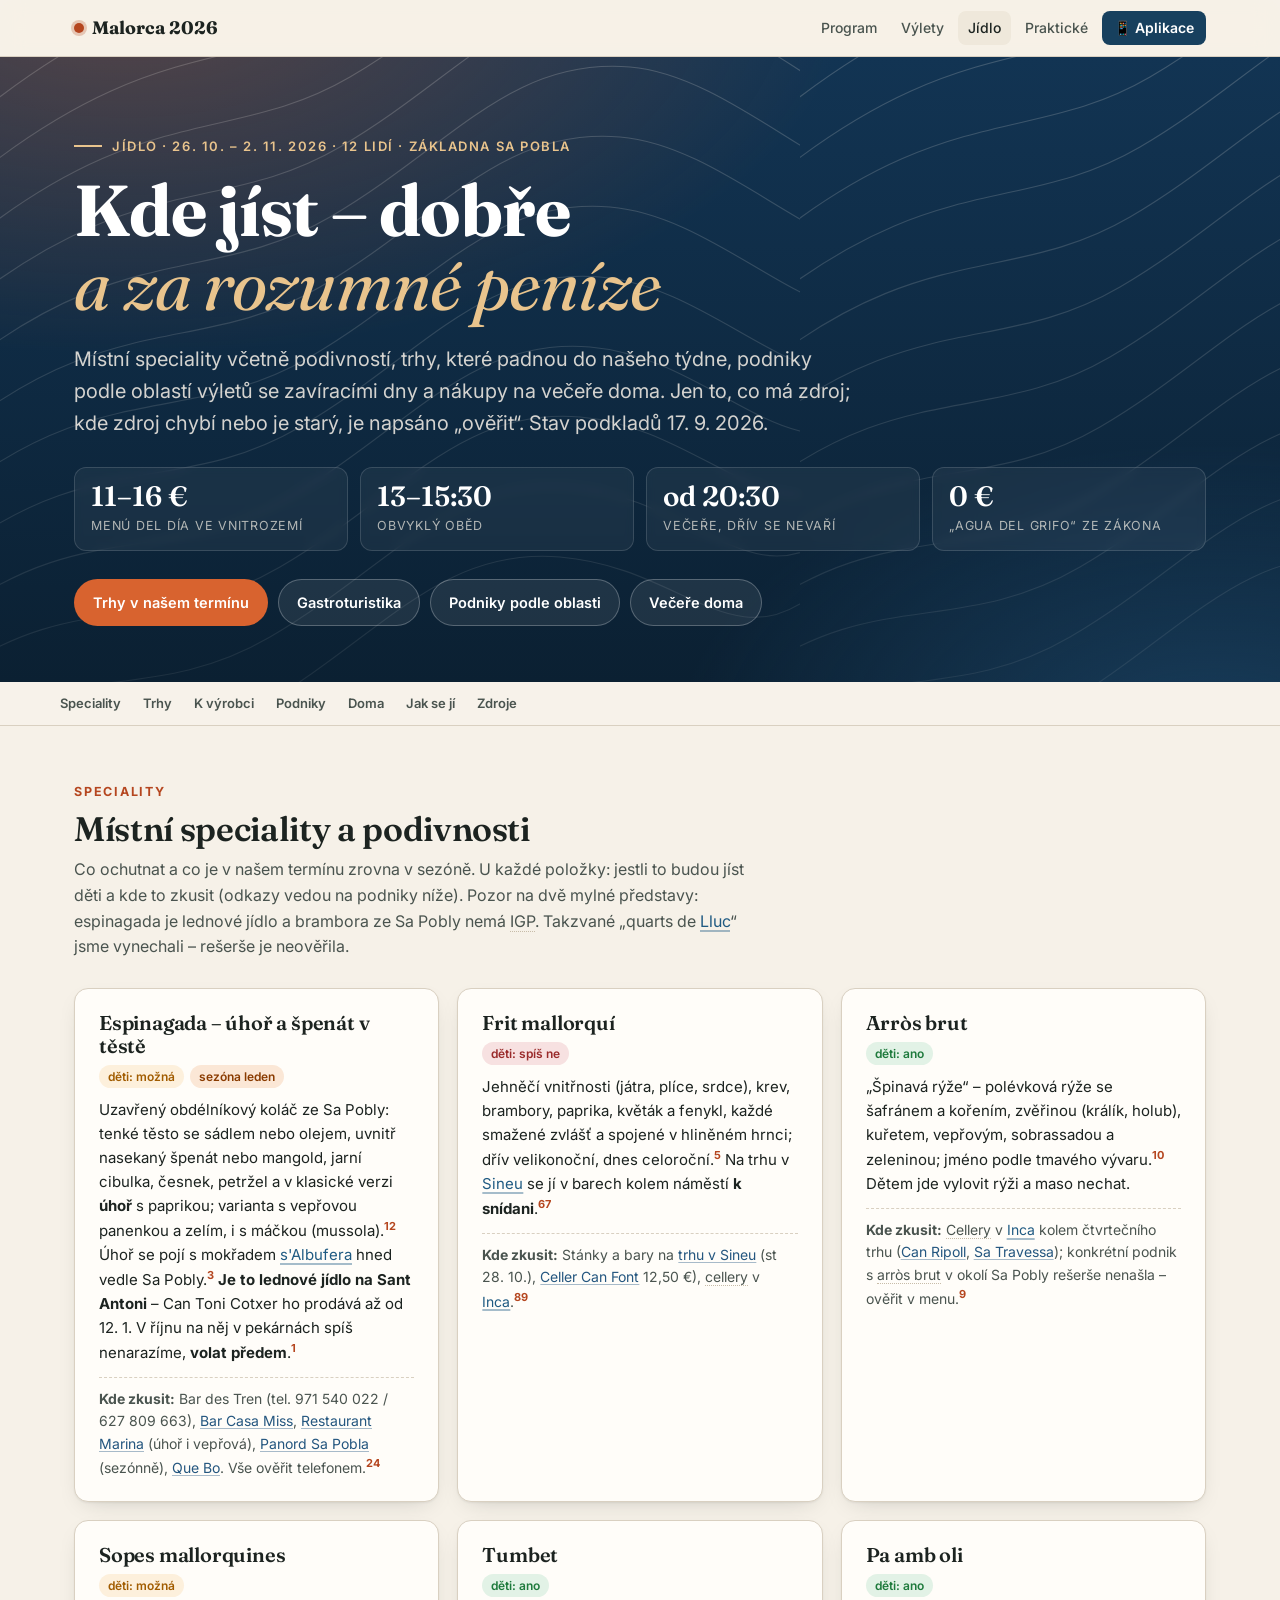
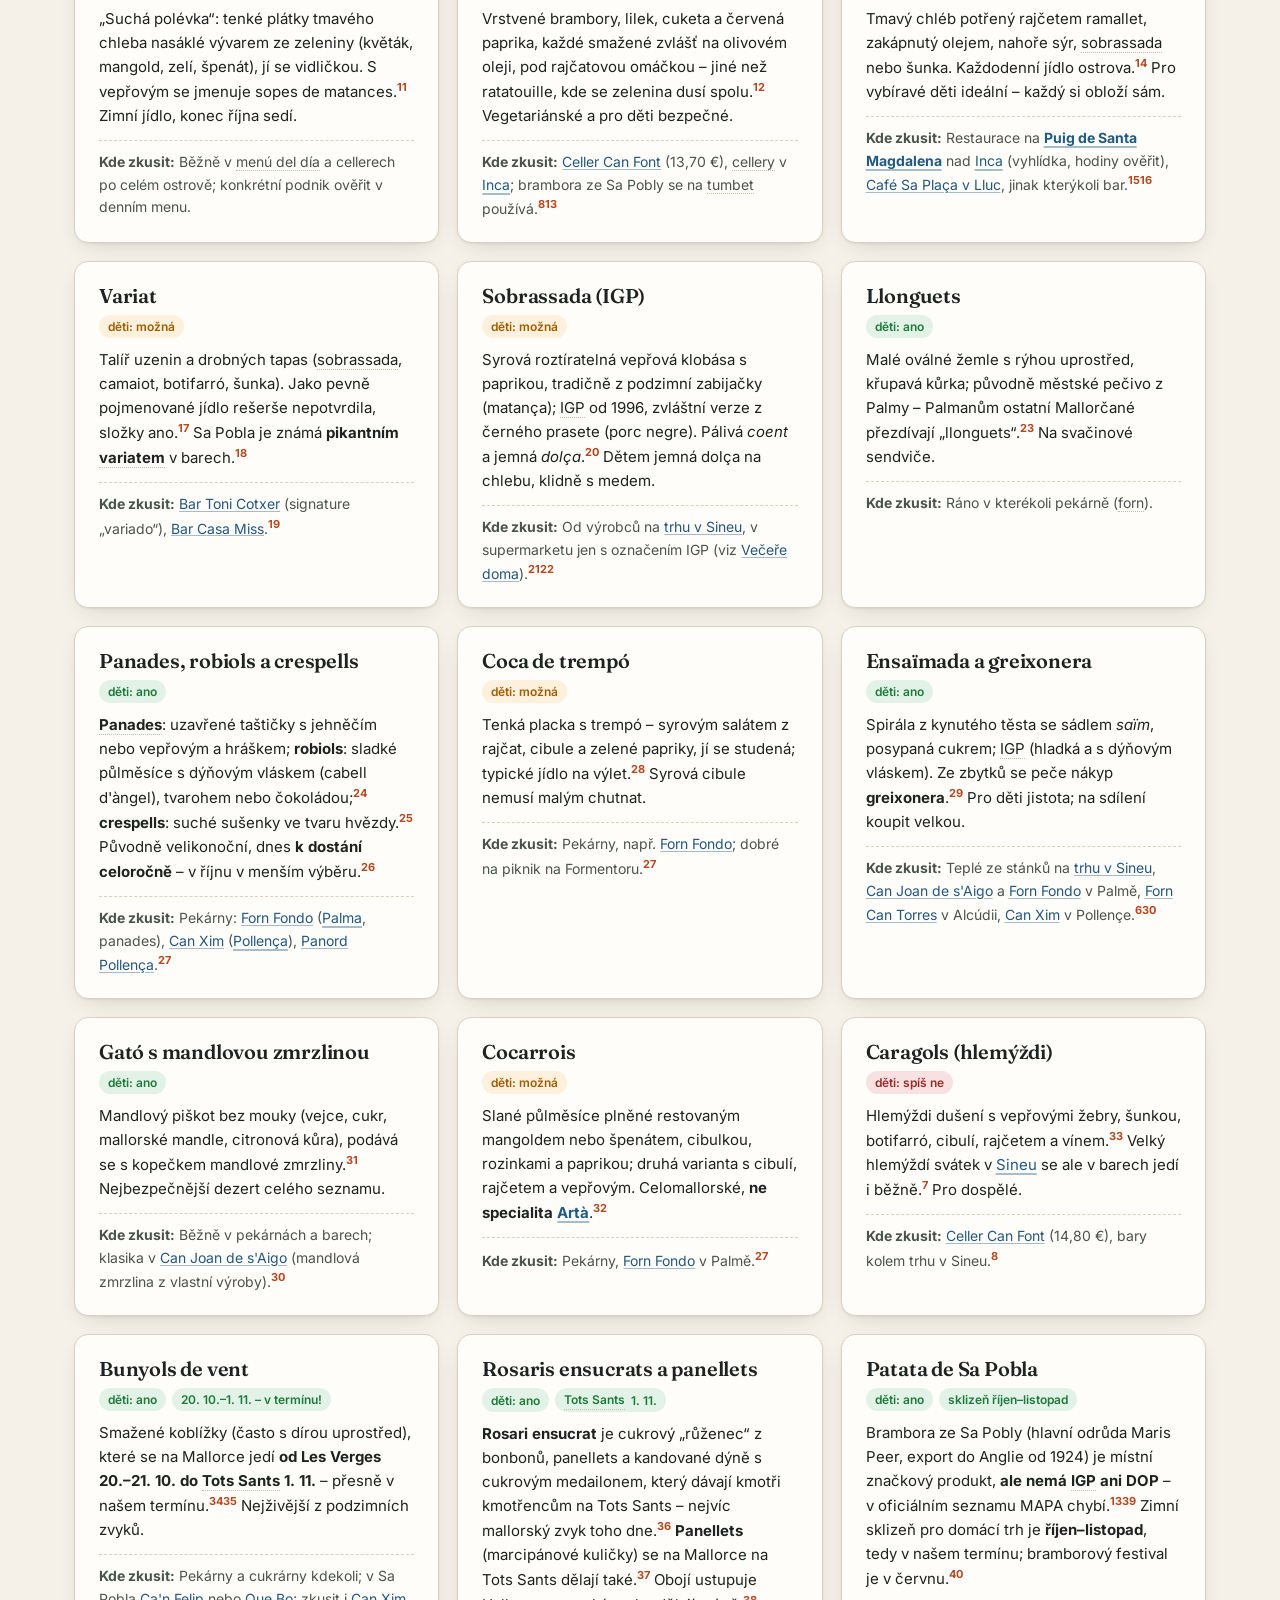
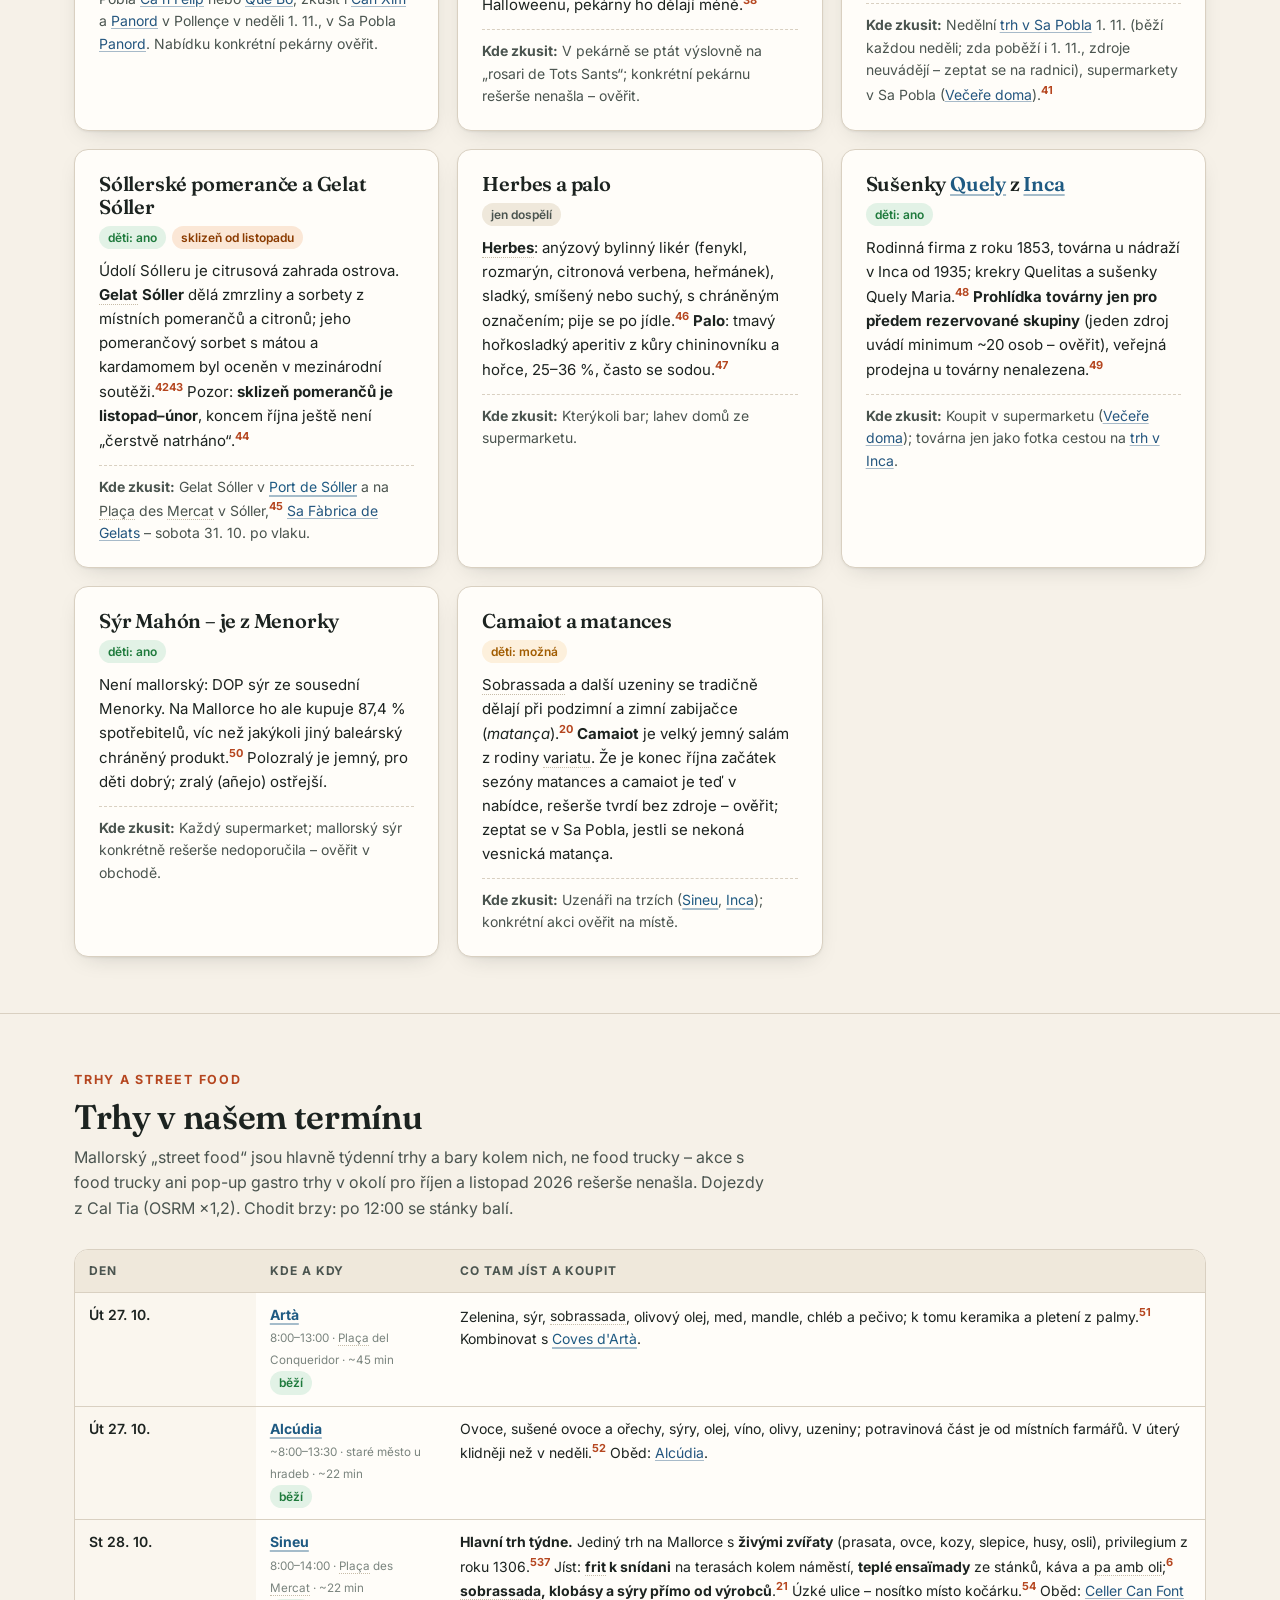
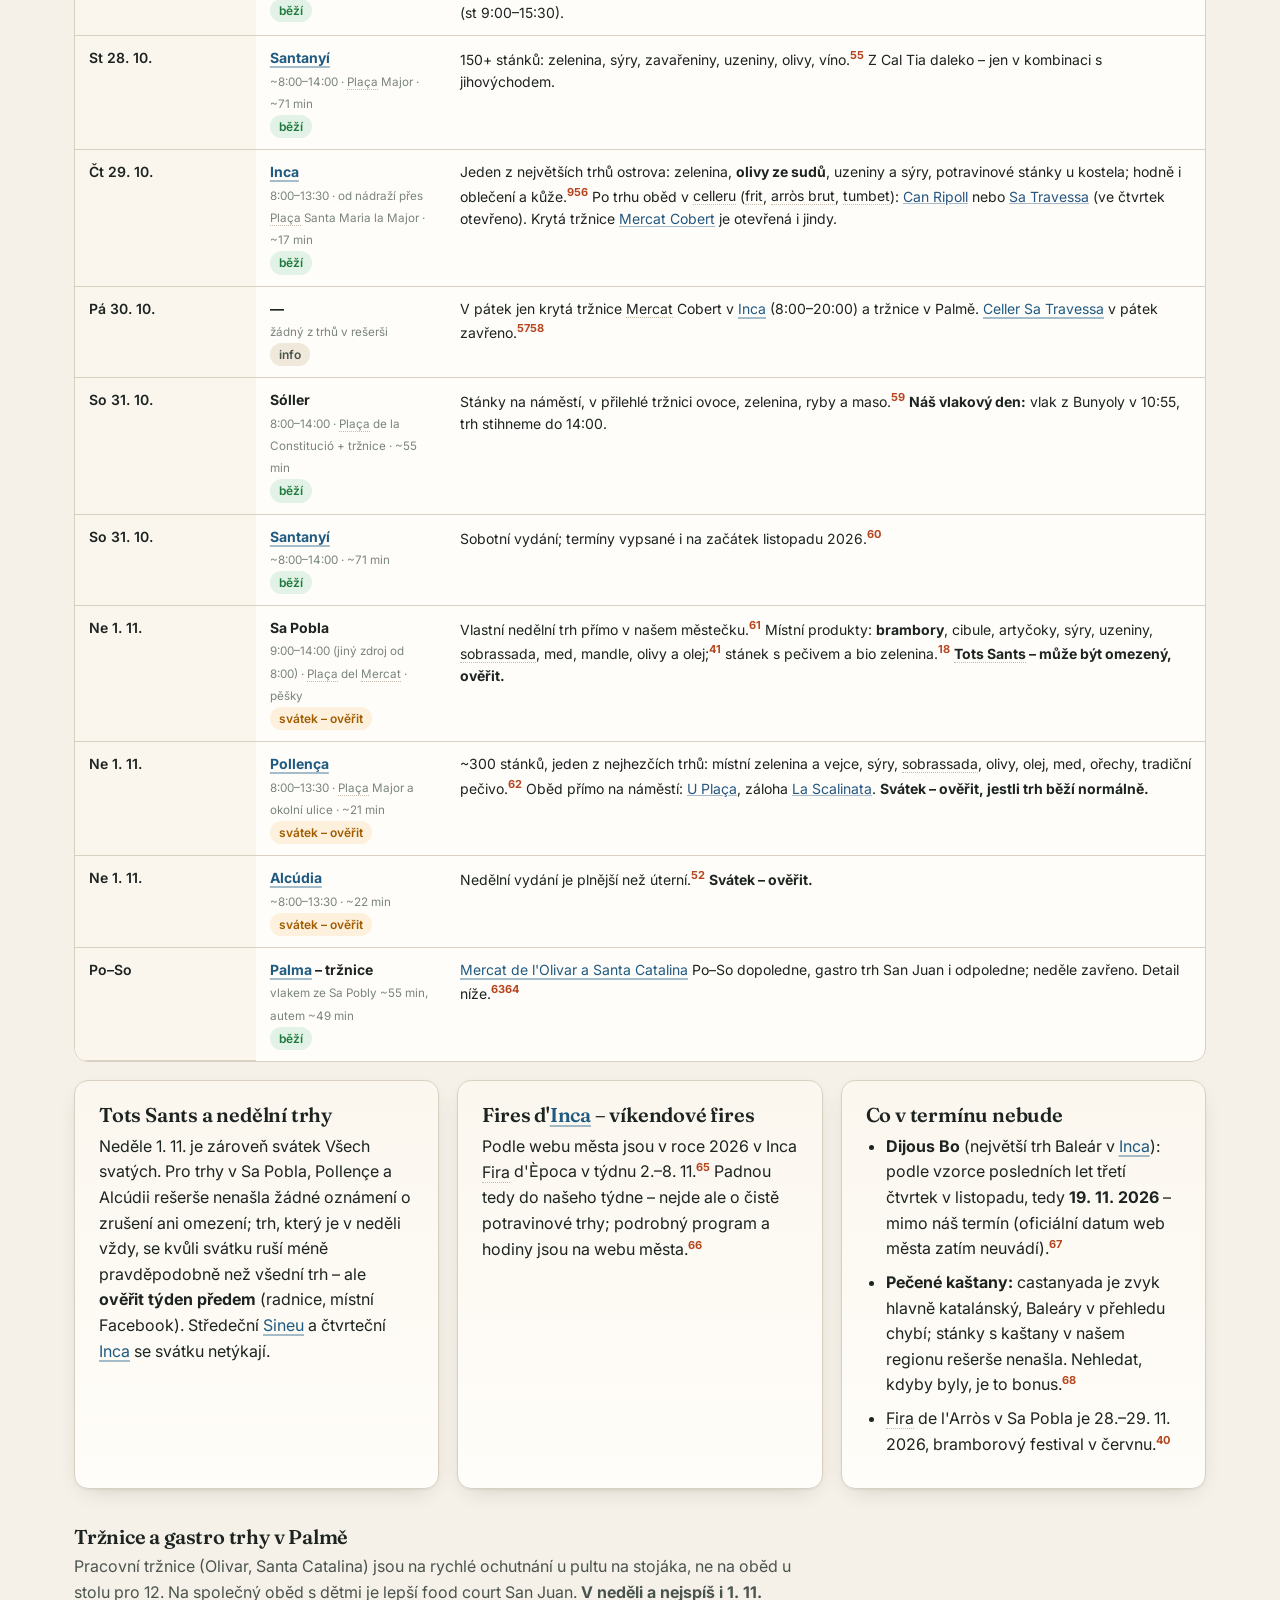
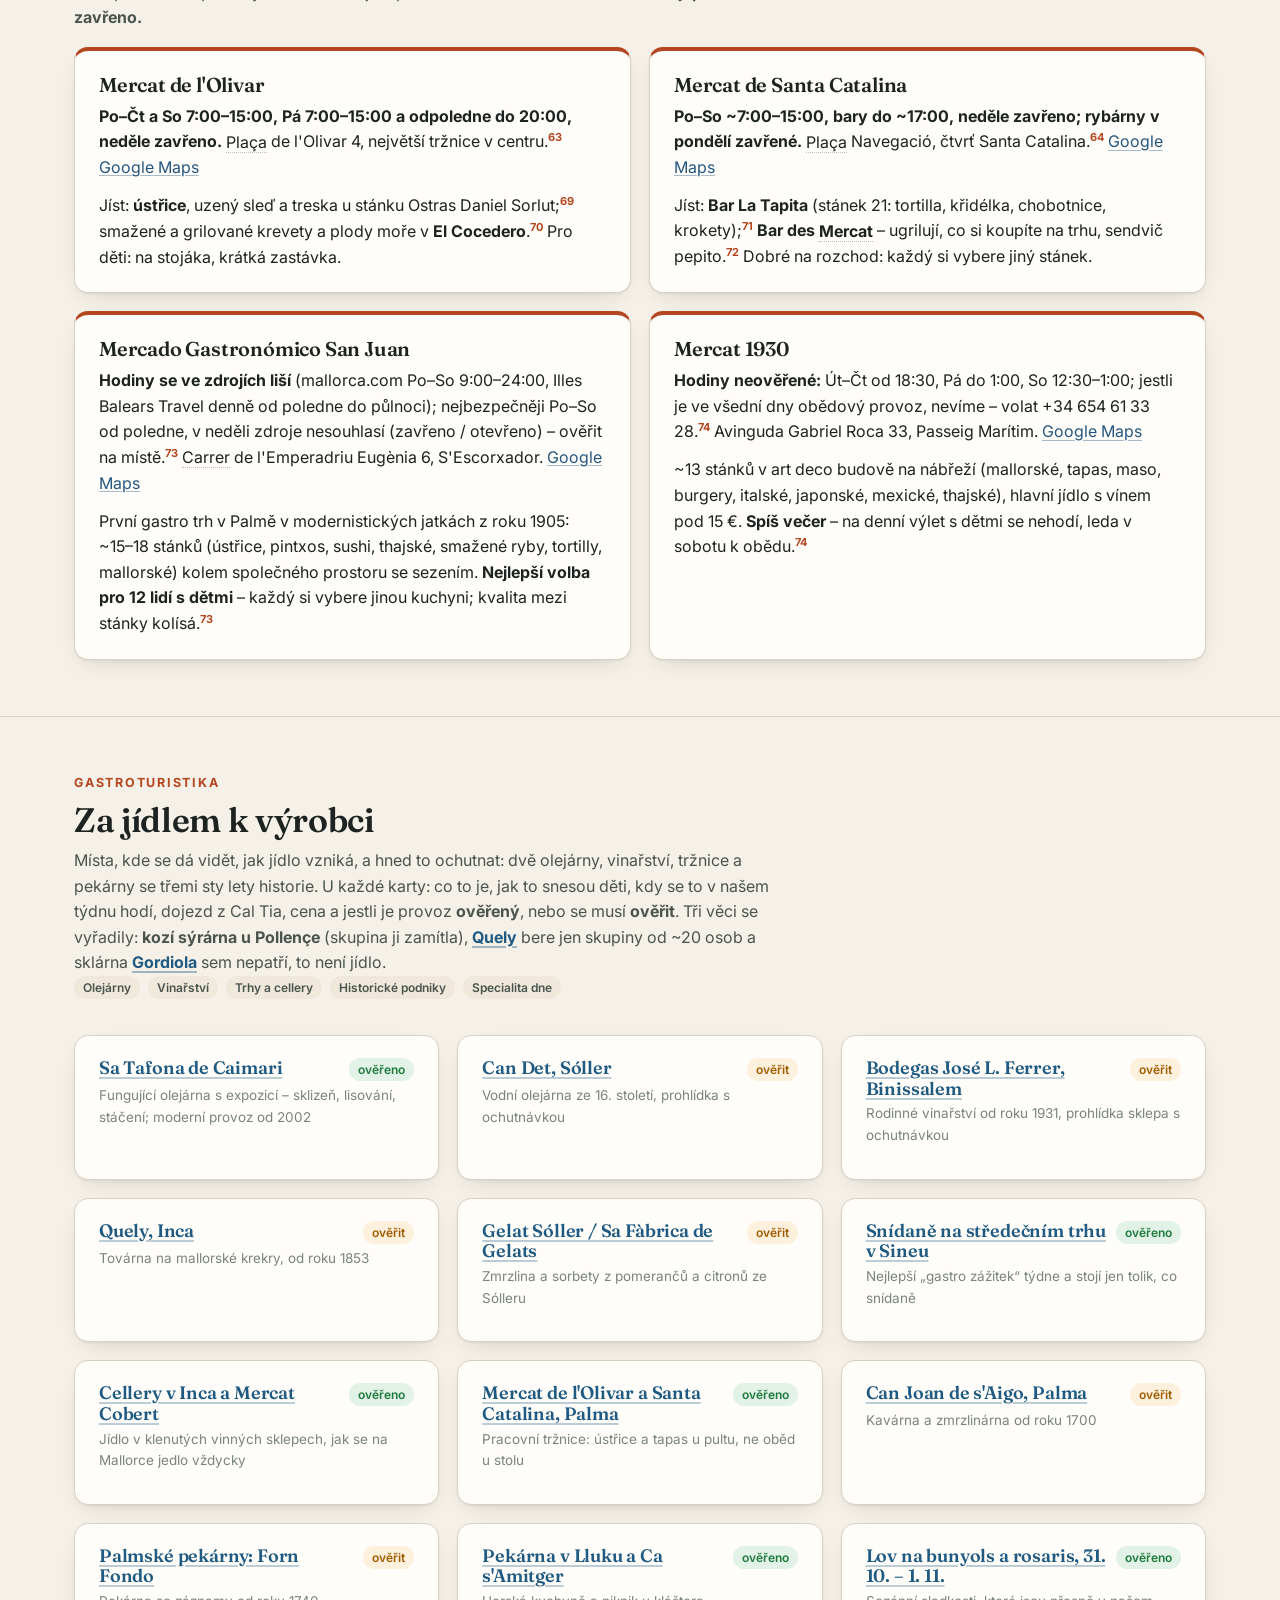
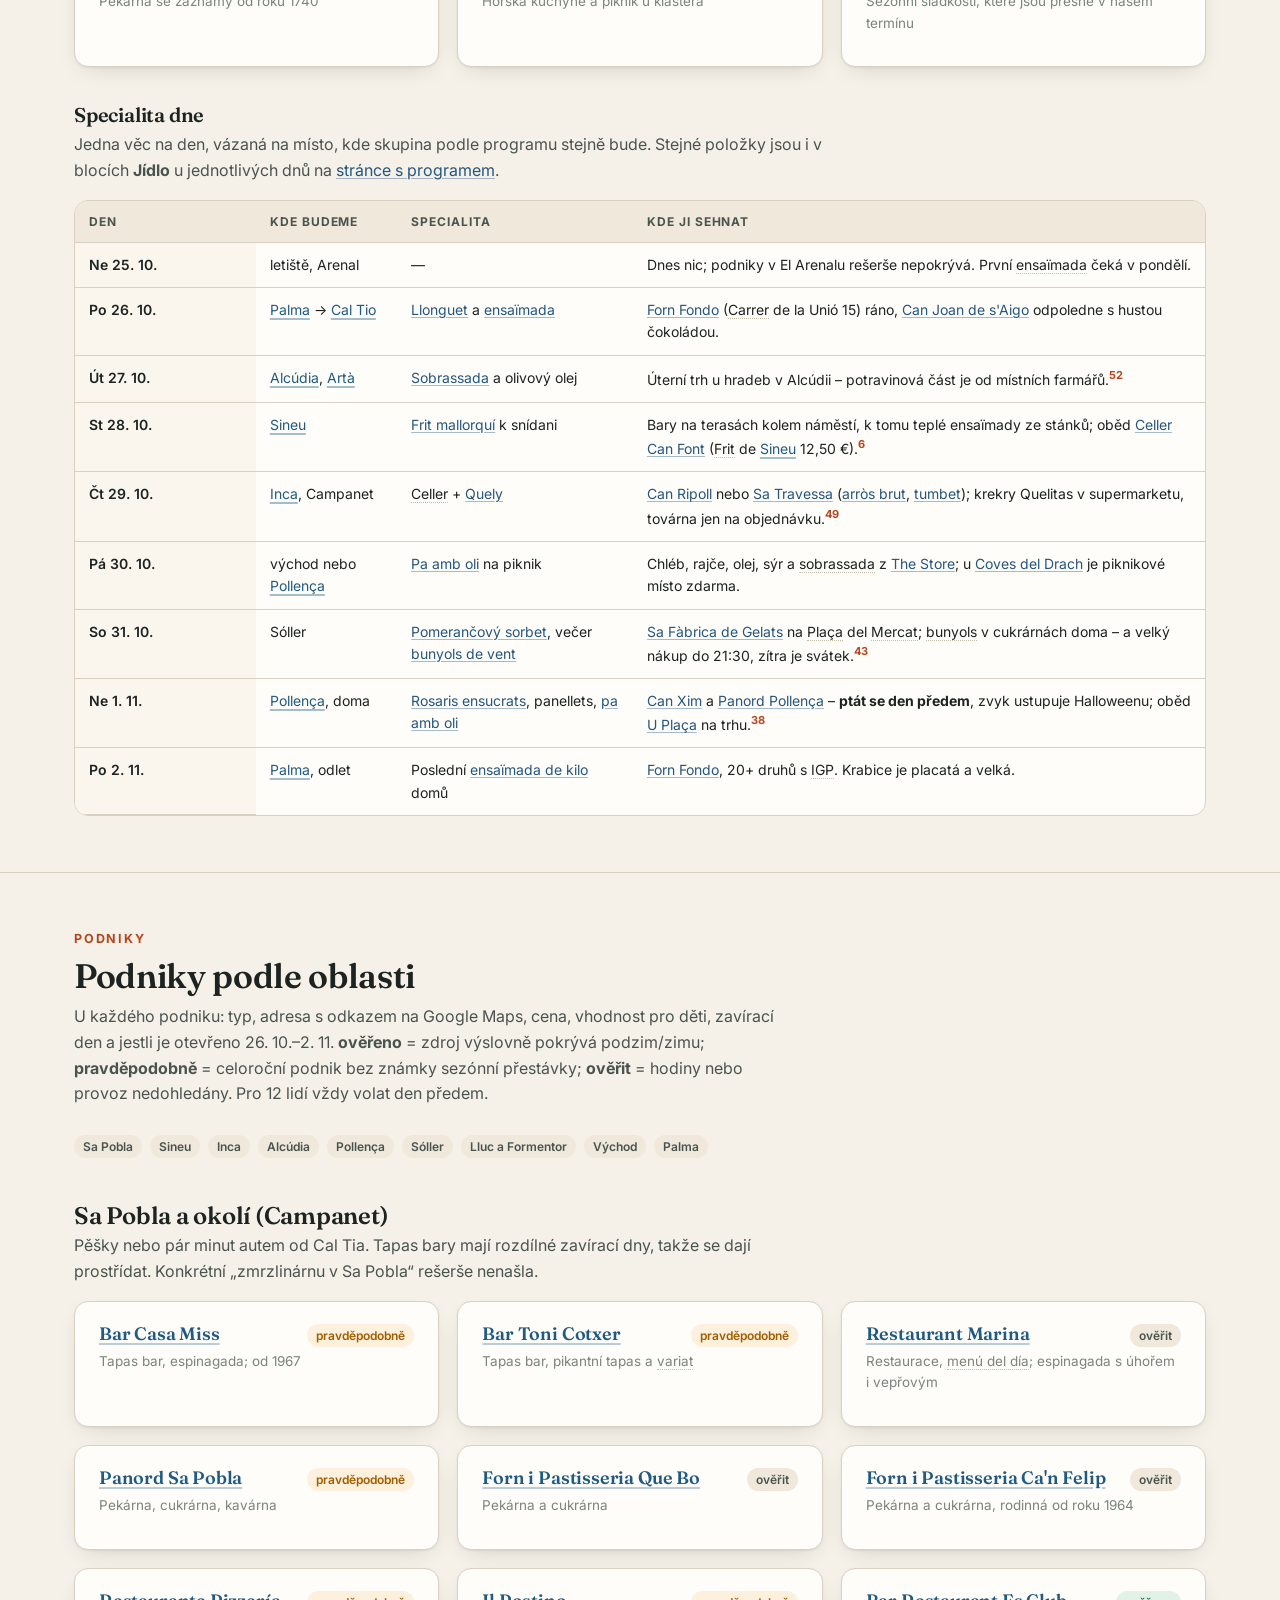
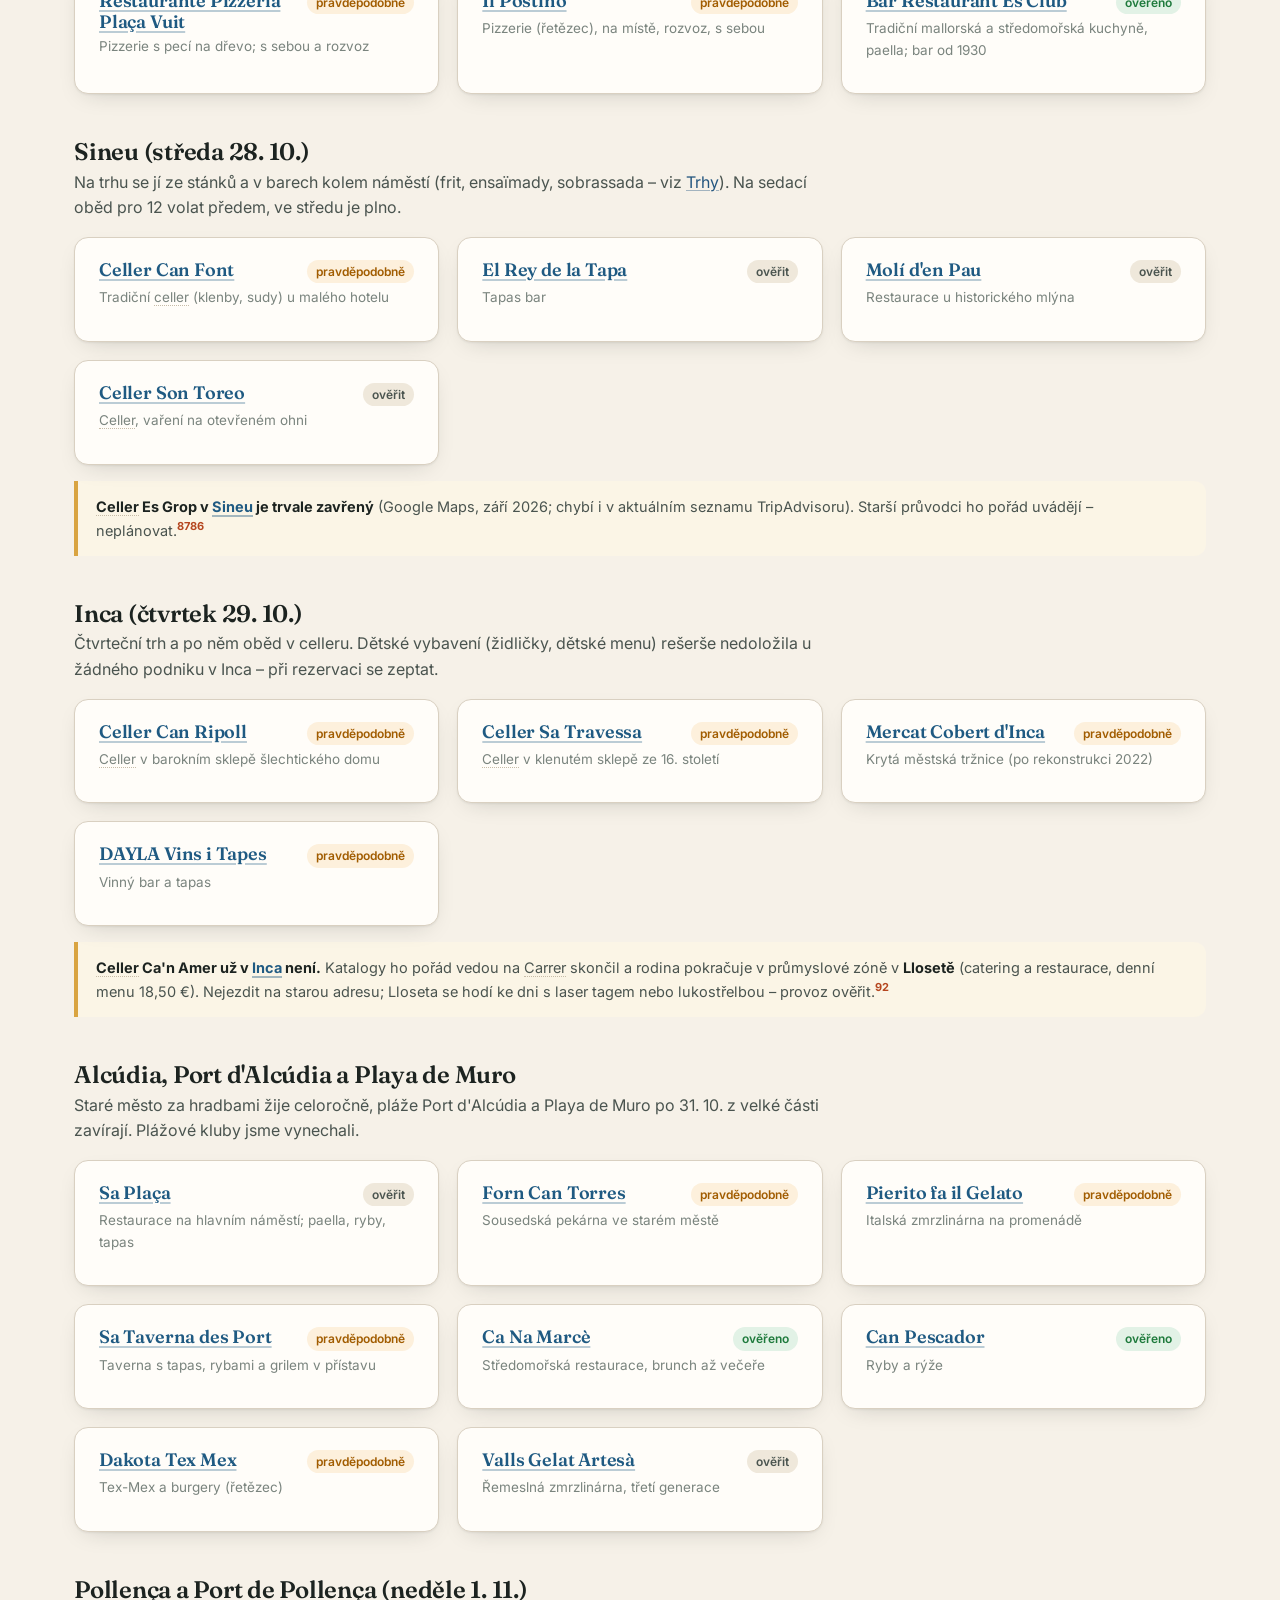
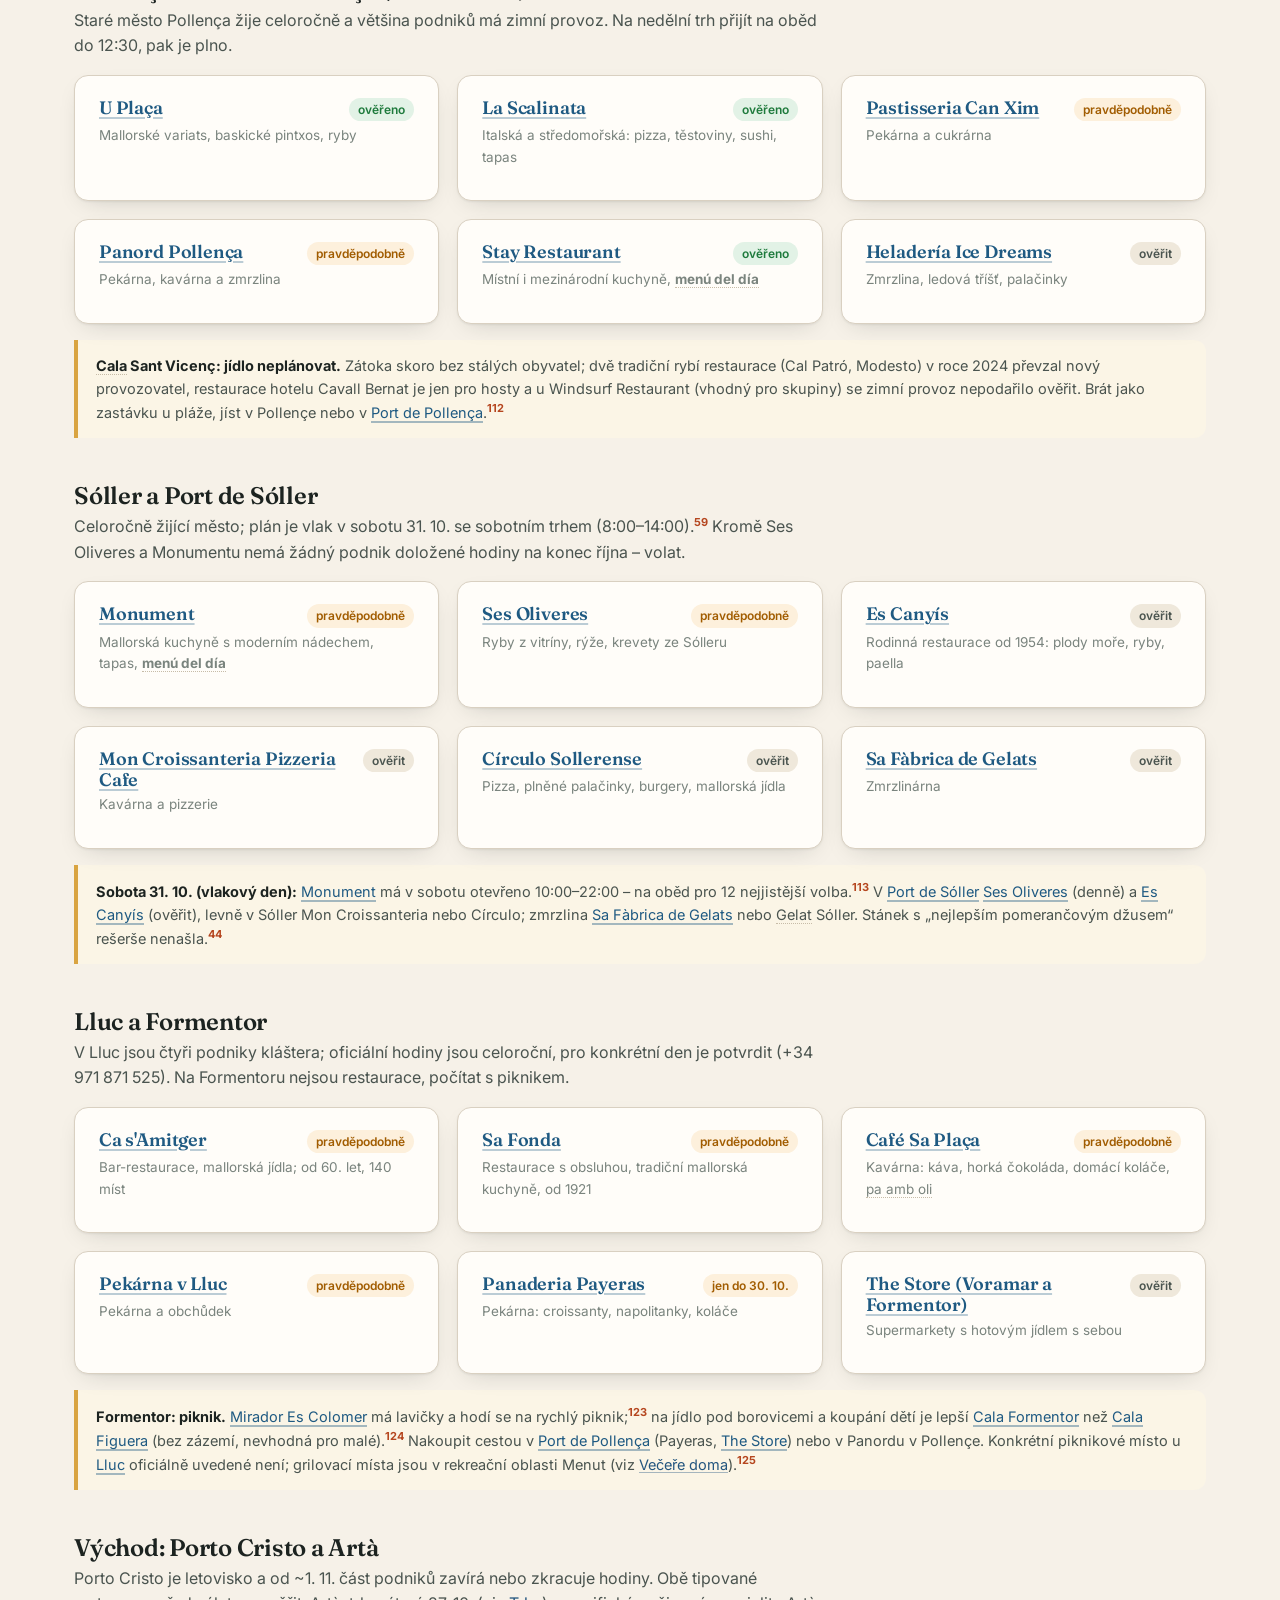
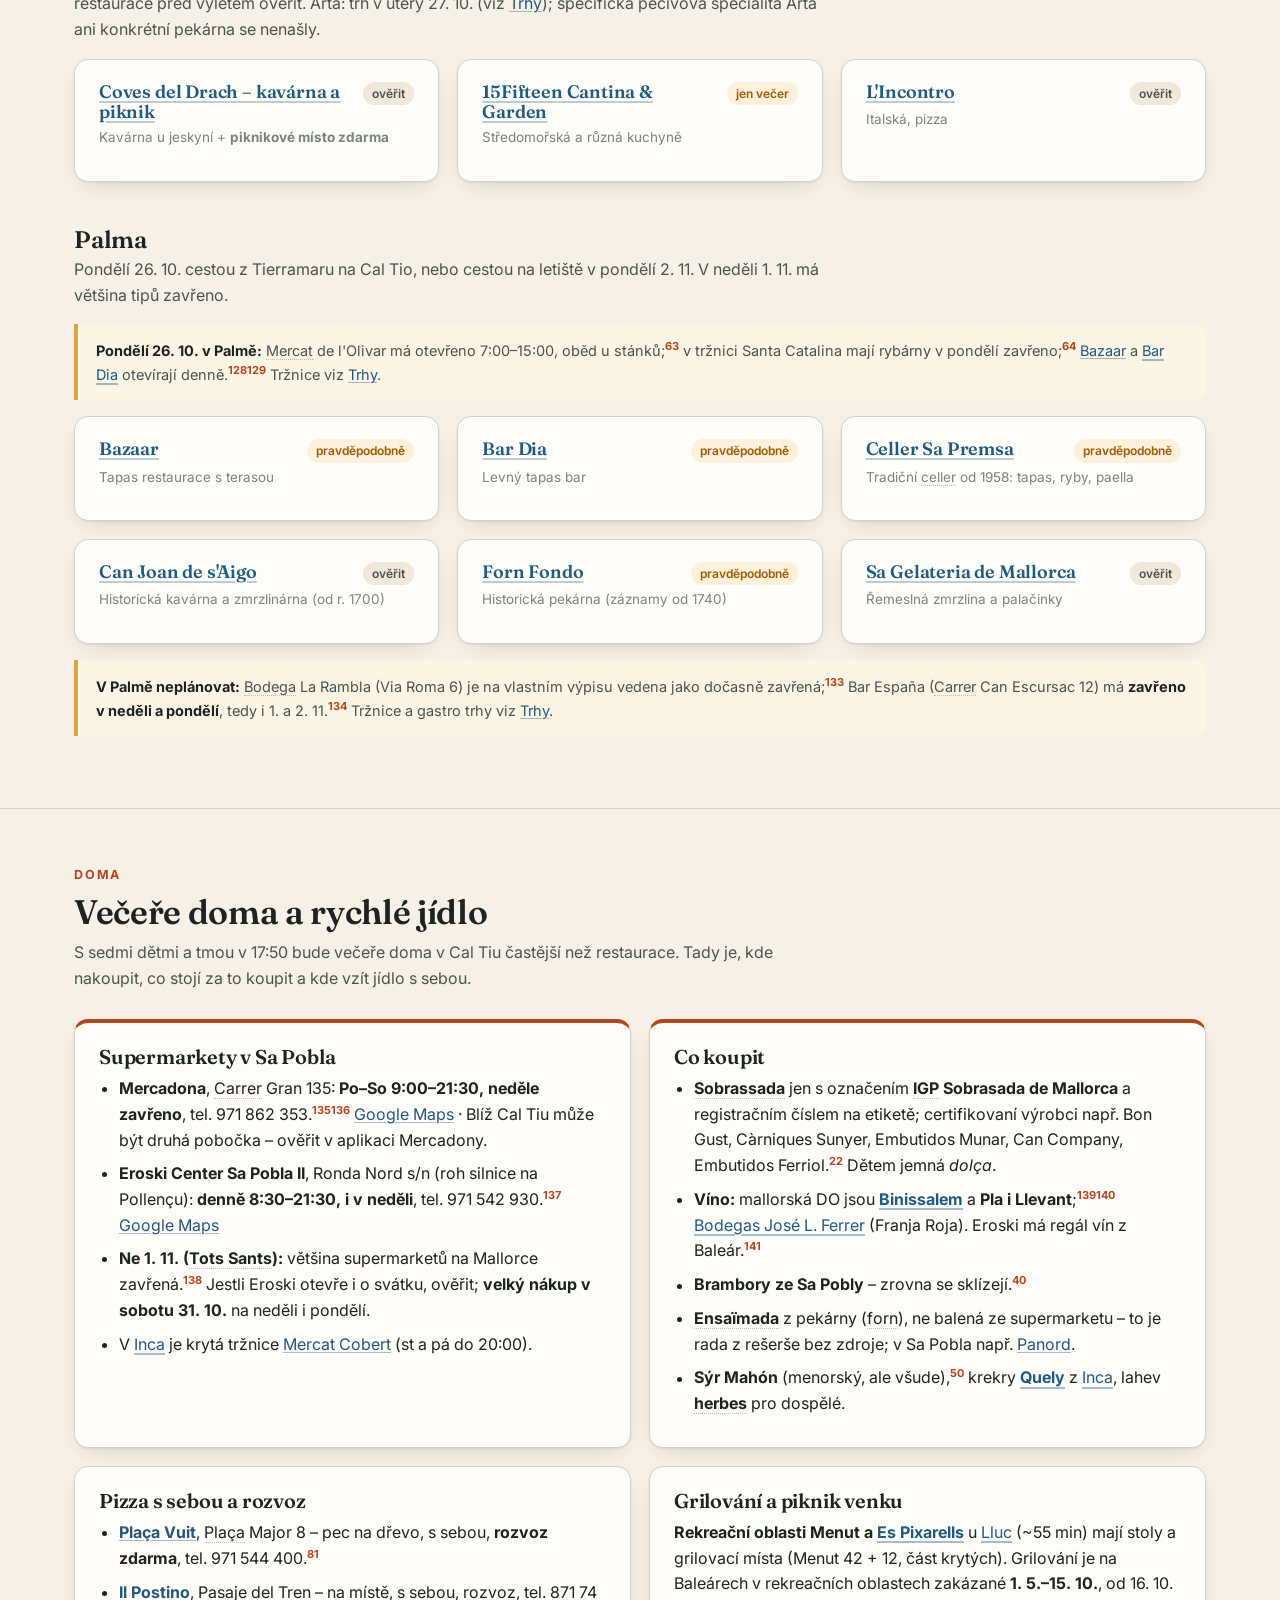
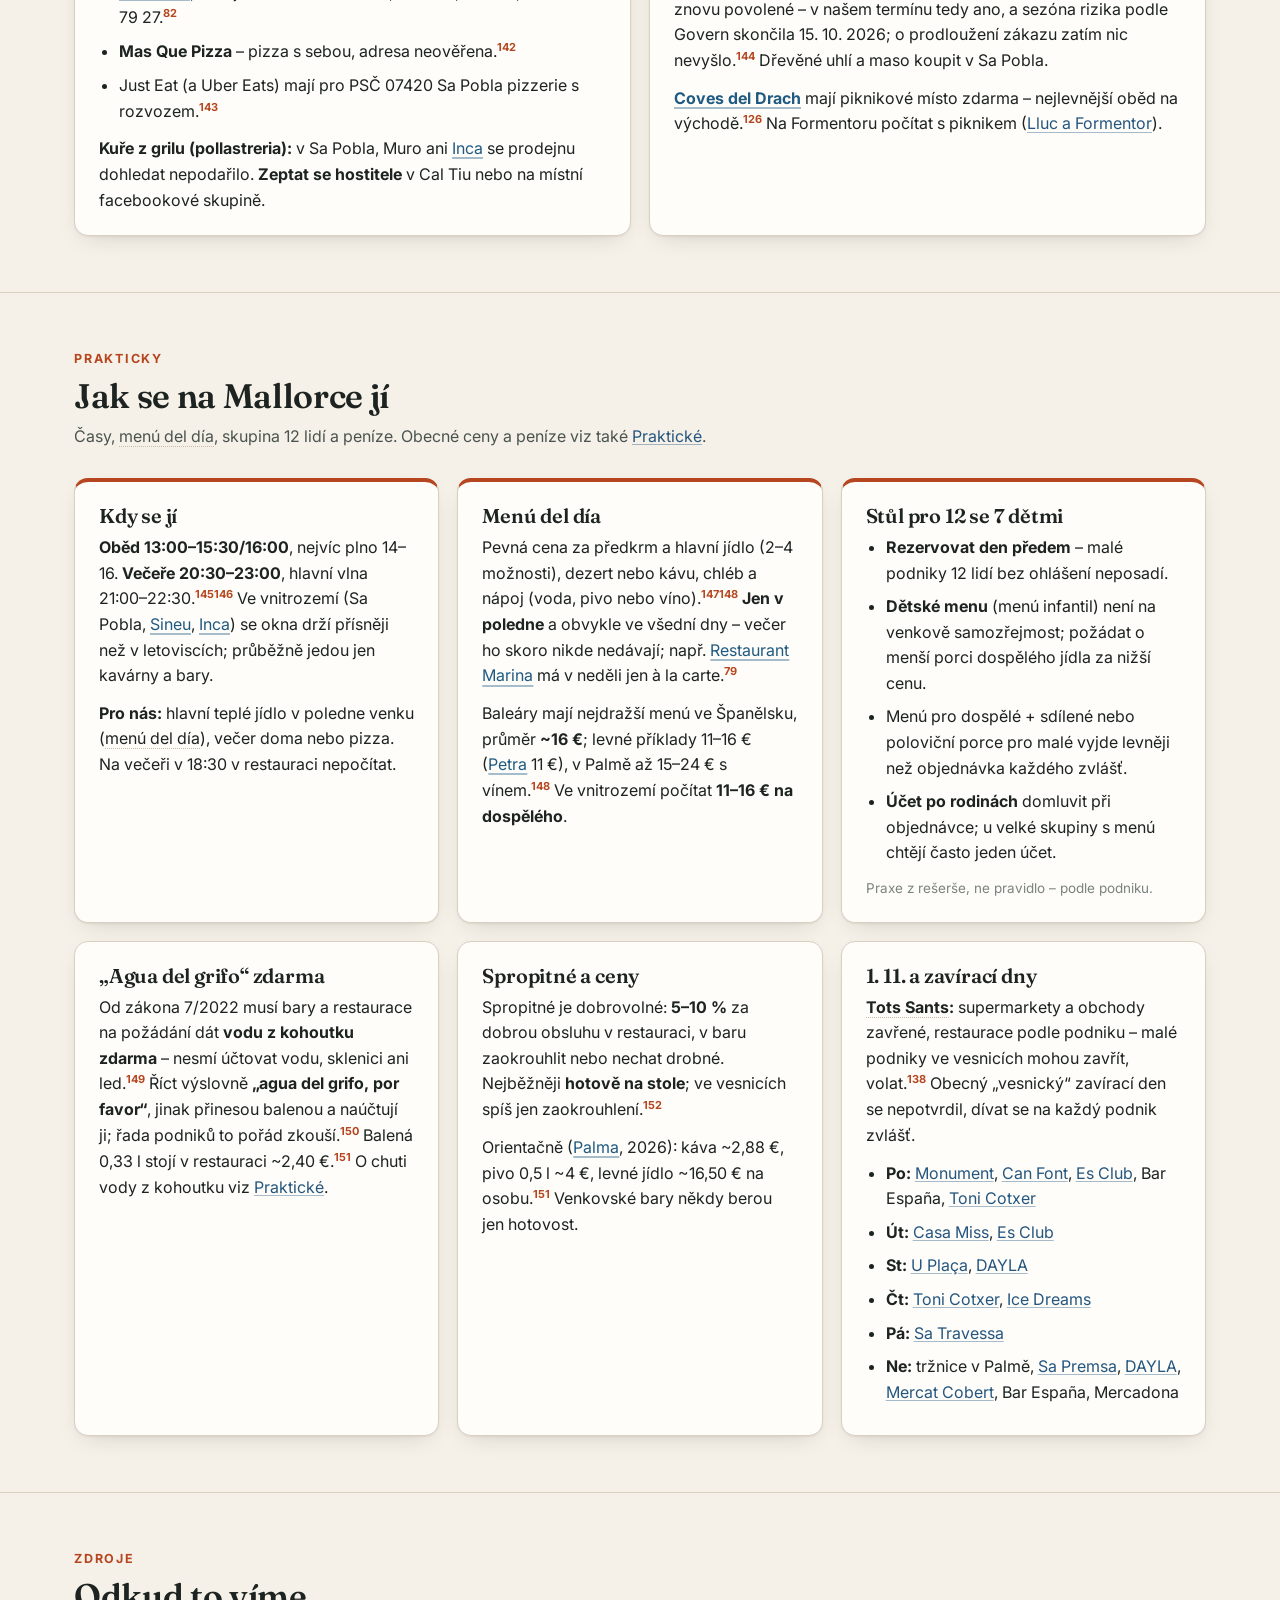
<file: jidlo.html>
<!DOCTYPE html>
<html lang="cs">
<head>
<meta charset="utf-8">
<meta name="viewport" content="width=device-width, initial-scale=1">
<link rel="manifest" href="manifest.webmanifest">
<meta name="theme-color" content="#1f5a82">
<link rel="apple-touch-icon" href="assets/apple-touch-icon.png">
<meta name="apple-mobile-web-app-capable" content="yes">
<meta name="mobile-web-app-capable" content="yes">
<meta name="apple-mobile-web-app-title" content="Malorca 2026">
<title>Malorca 2026 – Kde jíst dobře a za rozumné peníze</title>
<meta name="description" content="Místní speciality a podivnosti, trhy v našem termínu, podniky podle oblastí se zavíracími dny, večeře doma a praktické rady k jídlu na Mallorce 26. 10. – 2. 11. 2026, základna Sa Pobla.">
<link rel="icon" href="data:image/svg+xml,<svg xmlns='http://www.w3.org/2000/svg' viewBox='0 0 100 100'><circle cx='50' cy='50' r='46' fill='%2317405e'/><circle cx='50' cy='36' r='13' fill='%23f4efe6'/><path d='M12 66q12-9 24 0t24 0 24 0 16-4' stroke='%23f4efe6' stroke-width='7' fill='none' stroke-linecap='round'/></svg>">
<link rel="stylesheet" href="assets/style.css">
<style>
/* ---------- malorca: jidlo ---------- */
section h3 { font-size: 20px; }
.card ul { padding-left: 20px; }
.card li { margin-bottom: 8px; }
.pills { display: flex; flex-wrap: wrap; gap: 6px; margin: 0 0 10px; }
.spec p { font-size: 15px; }
.spec .where { font-size: 14px; color: var(--ink-2); border-top: 1px dashed var(--line); padding-top: 10px; margin-top: 10px; }
.area { margin-top: 44px; scroll-margin-top: 80px; }
.area:first-of-type { margin-top: 8px; }
.area > h3 { font-size: 24px; margin-bottom: 4px; }
.area > p.lead-area { color: var(--ink-2); max-width: 75ch; margin: 0 0 16px; }
.venue { scroll-margin-top: 80px; }
.venue .vh { display: flex; justify-content: space-between; align-items: flex-start; gap: 10px; }
.venue h4 { font-size: 18px; margin: 0; }
.venue .vt { font-size: 13.5px; color: var(--muted); margin: 4px 0 10px; }
.venue .facts { display: grid; grid-template-columns: 112px 1fr; gap: 4px 10px; font-size: 13.5px; margin: 0 0 10px; }
.venue .facts dt { color: var(--muted); font-weight: 600; }
.venue .facts dd { margin: 0; }
.venue .why { font-size: 14px; margin: 0; }
.area-jump { display: flex; flex-wrap: wrap; gap: 8px; margin: 0 0 8px; }
.area-jump a { text-decoration: none; }
.cmp tbody th { width: 16%; }
.cmp td.what { min-width: 280px; }
@media (max-width: 700px) {
  .cmp { font-size: 13px; }
  .cmp th, .cmp td { padding: 9px 10px; }
  .venue .facts { grid-template-columns: 1fr; }
  .venue .facts dt { margin-top: 4px; }
}
</style>
</head>
<body>

<header class="nav">
  <div class="wrap">
    <a class="brand" href="index.html"><span class="dot"></span>Malorca 2026</a>
    <nav>
      <a href="index.html">Program</a>
      <a href="vylety.html">Výlety</a>
      <a href="jidlo.html" class="active">Jídlo</a>
      <a href="prakticke.html">Praktické</a>
      <button class="cta" type="button" data-pwa-help>📱 Aplikace</button>
    </nav>
  </div>
</header>
<div class="hero" id="top">
  <div class="wrap">
    <div class="eyebrow">Jídlo · 26. 10. – 2. 11. 2026 · 12 lidí · základna Sa Pobla</div>
    <h1>Kde jíst – dobře<br><em>a za rozumné peníze</em></h1>
    <p class="lead">Místní speciality včetně podivností, trhy, které padnou do našeho týdne, podniky podle oblastí výletů se zavíracími dny a nákupy na večeře doma. Jen to, co má zdroj; kde zdroj chybí nebo je starý, je napsáno „ověřit“. Stav podkladů 17. 9. 2026.</p>
    <div class="stats">
      <div class="stat"><b>11–16 €</b><span>menú del día ve vnitrozemí</span></div>
      <div class="stat"><b>13–15:30</b><span>obvyklý oběd</span></div>
      <div class="stat"><b>od 20:30</b><span>večeře, dřív se nevaří</span></div>
      <div class="stat"><b>0 €</b><span>„agua del grifo“ ze zákona</span></div>
    </div>
    <div class="actions">
      <a class="btn primary" href="#trhy">Trhy v našem termínu</a>
      <a class="btn ghost" href="#gastroturistika">Gastroturistika</a>
      <a class="btn ghost" href="#podniky">Podniky podle oblasti</a>
      <a class="btn ghost" href="#doma">Večeře doma</a>
    </div>
  </div>
</div>

<div class="subnav"><div class="wrap"><a href="#zvlastnosti">Speciality</a><a href="#trhy">Trhy</a><a href="#gastroturistika">K výrobci</a><a href="#podniky">Podniky</a><a href="#doma">Doma</a><a href="#prakticky">Jak se jí</a><a href="#zdroje">Zdroje</a></div></div>

<section id="zvlastnosti">
  <div class="wrap">
    <div class="sec-head">
      <div>
        <span class="kicker">Speciality</span>
        <h2>Místní speciality a podivnosti</h2>
        <p>Co ochutnat a co je v našem termínu zrovna v sezóně. U každé položky: jestli to budou jíst děti a kde to zkusit (odkazy vedou na podniky níže). Pozor na dvě mylné představy: espinagada je lednové jídlo a brambora ze Sa Pobly nemá IGP. Takzvané „quarts de Lluc“ jsme vynechali – rešerše je neověřila.</p>
      </div>
    </div>
    <div class="grid c3">
      <article class="card spec" id="s-espinagada">
        <h3>Espinagada – úhoř a špenát v těstě</h3>
        <div class="pills"><span class="pill warn">děti: možná</span> <span class="pill ot">sezóna leden</span></div>
        <p>Uzavřený obdélníkový koláč ze Sa Pobly: tenké těsto se sádlem nebo olejem, uvnitř nasekaný špenát nebo mangold, jarní cibulka, česnek, petržel a v klasické verzi <b>úhoř</b> s paprikou; varianta s vepřovou panenkou a zelím, i s máčkou (mussola).<sup class="cite"><a href="#src-1">1</a></sup><sup class="cite"><a href="#src-2">2</a></sup> Úhoř se pojí s mokřadem s'Albufera hned vedle Sa Pobly.<sup class="cite"><a href="#src-3">3</a></sup> <b>Je to lednové jídlo na Sant Antoni</b> – Can Toni Cotxer ho prodává až od 12. 1. V říjnu na něj v pekárnách spíš nenarazíme, <b>volat předem</b>.<sup class="cite"><a href="#src-1">1</a></sup></p>
        <p class="where"><b>Kde zkusit:</b> Bar des Tren (tel. 971 540 022 / 627 809 663), <a href="#v-casa-miss">Bar Casa Miss</a>, <a href="#v-marina">Restaurant Marina</a> (úhoř i vepřová), <a href="#v-panord-sa-pobla">Panord Sa Pobla</a> (sezónně), <a href="#v-que-bo">Que Bo</a>. Vše ověřit telefonem.<sup class="cite"><a href="#src-2">2</a></sup><sup class="cite"><a href="#src-4">4</a></sup></p>
      </article>
      <article class="card spec" id="s-frit">
        <h3>Frit mallorquí</h3>
        <div class="pills"><span class="pill bad">děti: spíš ne</span></div>
        <p>Jehněčí vnitřnosti (játra, plíce, srdce), krev, brambory, paprika, květák a fenykl, každé smažené zvlášť a spojené v hliněném hrnci; dřív velikonoční, dnes celoroční.<sup class="cite"><a href="#src-5">5</a></sup> Na trhu v Sineu se jí v barech kolem náměstí <b>k snídani</b>.<sup class="cite"><a href="#src-6">6</a></sup><sup class="cite"><a href="#src-7">7</a></sup></p>
        <p class="where"><b>Kde zkusit:</b> Stánky a bary na <a href="#trhy">trhu v Sineu</a> (st 28. 10.), <a href="#v-can-font">Celler Can Font</a> (Frit de Sineu 12,50 €), cellery v Inca.<sup class="cite"><a href="#src-8">8</a></sup><sup class="cite"><a href="#src-9">9</a></sup></p>
      </article>
      <article class="card spec" id="s-arros-brut">
        <h3>Arròs brut</h3>
        <div class="pills"><span class="pill ok">děti: ano</span></div>
        <p>„Špinavá rýže“ – polévková rýže se šafránem a kořením, zvěřinou (králík, holub), kuřetem, vepřovým, sobrassadou a zeleninou; jméno podle tmavého vývaru.<sup class="cite"><a href="#src-10">10</a></sup> Dětem jde vylovit rýži a maso nechat.</p>
        <p class="where"><b>Kde zkusit:</b> Cellery v Inca kolem čtvrtečního trhu (<a href="#v-can-ripoll">Can Ripoll</a>, <a href="#v-sa-travessa">Sa Travessa</a>); konkrétní podnik s arròs brut v okolí Sa Pobly rešerše nenašla – ověřit v menu.<sup class="cite"><a href="#src-9">9</a></sup></p>
      </article>
      <article class="card spec" id="s-sopes">
        <h3>Sopes mallorquines</h3>
        <div class="pills"><span class="pill warn">děti: možná</span></div>
        <p>„Suchá polévka“: tenké plátky tmavého chleba nasáklé vývarem ze zeleniny (květák, mangold, zelí, špenát), jí se vidličkou. S vepřovým se jmenuje sopes de matances.<sup class="cite"><a href="#src-11">11</a></sup> Zimní jídlo, konec října sedí.</p>
        <p class="where"><b>Kde zkusit:</b> Běžně v menú del día a cellerech po celém ostrově; konkrétní podnik ověřit v denním menu.</p>
      </article>
      <article class="card spec" id="s-tumbet">
        <h3>Tumbet</h3>
        <div class="pills"><span class="pill ok">děti: ano</span></div>
        <p>Vrstvené brambory, lilek, cuketa a červená paprika, každé smažené zvlášť na olivovém oleji, pod rajčatovou omáčkou – jiné než ratatouille, kde se zelenina dusí spolu.<sup class="cite"><a href="#src-12">12</a></sup> Vegetariánské a pro děti bezpečné.</p>
        <p class="where"><b>Kde zkusit:</b> <a href="#v-can-font">Celler Can Font</a> (13,70 €), cellery v Inca; brambora ze Sa Pobly se na tumbet používá.<sup class="cite"><a href="#src-8">8</a></sup><sup class="cite"><a href="#src-13">13</a></sup></p>
      </article>
      <article class="card spec" id="s-pa-amb-oli">
        <h3>Pa amb oli</h3>
        <div class="pills"><span class="pill ok">děti: ano</span></div>
        <p>Tmavý chléb potřený rajčetem ramallet, zakápnutý olejem, nahoře sýr, sobrassada nebo šunka. Každodenní jídlo ostrova.<sup class="cite"><a href="#src-14">14</a></sup> Pro vybíravé děti ideální – každý si obloží sám.</p>
        <p class="where"><b>Kde zkusit:</b> Restaurace na <b>Puig de Santa Magdalena</b> nad Inca (vyhlídka, hodiny ověřit), <a href="#v-cafe-sa-placa-lluc">Café Sa Plaça v Lluc</a>, jinak kterýkoli bar.<sup class="cite"><a href="#src-15">15</a></sup><sup class="cite"><a href="#src-16">16</a></sup></p>
      </article>
      <article class="card spec" id="s-variat">
        <h3>Variat</h3>
        <div class="pills"><span class="pill warn">děti: možná</span></div>
        <p>Talíř uzenin a drobných tapas (sobrassada, camaiot, botifarró, šunka). Jako pevně pojmenované jídlo rešerše nepotvrdila, složky ano.<sup class="cite"><a href="#src-17">17</a></sup> Sa Pobla je známá <b>pikantním variatem</b> v barech.<sup class="cite"><a href="#src-18">18</a></sup></p>
        <p class="where"><b>Kde zkusit:</b> <a href="#v-toni-cotxer">Bar Toni Cotxer</a> (signature „variado“), <a href="#v-casa-miss">Bar Casa Miss</a>.<sup class="cite"><a href="#src-19">19</a></sup></p>
      </article>
      <article class="card spec" id="s-sobrassada">
        <h3>Sobrassada (IGP)</h3>
        <div class="pills"><span class="pill warn">děti: možná</span></div>
        <p>Syrová roztíratelná vepřová klobása s paprikou, tradičně z podzimní zabijačky (matança); IGP od 1996, zvláštní verze z černého prasete (porc negre). Pálivá <i>coent</i> a jemná <i>dolça</i>.<sup class="cite"><a href="#src-20">20</a></sup> Dětem jemná dolça na chlebu, klidně s medem.</p>
        <p class="where"><b>Kde zkusit:</b> Od výrobců na <a href="#trhy">trhu v Sineu</a>, v supermarketu jen s označením IGP (viz <a href="#doma">Večeře doma</a>).<sup class="cite"><a href="#src-21">21</a></sup><sup class="cite"><a href="#src-22">22</a></sup></p>
      </article>
      <article class="card spec" id="s-llonguets">
        <h3>Llonguets</h3>
        <div class="pills"><span class="pill ok">děti: ano</span></div>
        <p>Malé oválné žemle s rýhou uprostřed, křupavá kůrka; původně městské pečivo z Palmy – Palmanům ostatní Mallorčané přezdívají „llonguets“.<sup class="cite"><a href="#src-23">23</a></sup> Na svačinové sendviče.</p>
        <p class="where"><b>Kde zkusit:</b> Ráno v kterékoli pekárně (forn).</p>
      </article>
      <article class="card spec" id="s-panades">
        <h3>Panades, robiols a crespells</h3>
        <div class="pills"><span class="pill ok">děti: ano</span></div>
        <p><b>Panades</b>: uzavřené taštičky s jehněčím nebo vepřovým a hráškem; <b>robiols</b>: sladké půlměsíce s dýňovým vláskem (cabell d'àngel), tvarohem nebo čokoládou;<sup class="cite"><a href="#src-24">24</a></sup> <b>crespells</b>: suché sušenky ve tvaru hvězdy.<sup class="cite"><a href="#src-25">25</a></sup> Původně velikonoční, dnes <b>k dostání celoročně</b> – v říjnu v menším výběru.<sup class="cite"><a href="#src-26">26</a></sup></p>
        <p class="where"><b>Kde zkusit:</b> Pekárny: <a href="#v-forn-fondo">Forn Fondo</a> (Palma, panades), <a href="#v-can-xim">Can Xim</a> (Pollença), <a href="#v-panord-pollenca">Panord Pollença</a>.<sup class="cite"><a href="#src-27">27</a></sup></p>
      </article>
      <article class="card spec" id="s-trempo">
        <h3>Coca de trempó</h3>
        <div class="pills"><span class="pill warn">děti: možná</span></div>
        <p>Tenká placka s trempó – syrovým salátem z rajčat, cibule a zelené papriky, jí se studená; typické jídlo na výlet.<sup class="cite"><a href="#src-28">28</a></sup> Syrová cibule nemusí malým chutnat.</p>
        <p class="where"><b>Kde zkusit:</b> Pekárny, např. <a href="#v-forn-fondo">Forn Fondo</a>; dobré na piknik na Formentoru.<sup class="cite"><a href="#src-27">27</a></sup></p>
      </article>
      <article class="card spec" id="s-ensaimada">
        <h3>Ensaïmada a greixonera</h3>
        <div class="pills"><span class="pill ok">děti: ano</span></div>
        <p>Spirála z kynutého těsta se sádlem <i>saïm</i>, posypaná cukrem; IGP (hladká a s dýňovým vláskem). Ze zbytků se peče nákyp <b>greixonera</b>.<sup class="cite"><a href="#src-29">29</a></sup> Pro děti jistota; na sdílení koupit velkou.</p>
        <p class="where"><b>Kde zkusit:</b> Teplé ze stánků na <a href="#trhy">trhu v Sineu</a>, <a href="#v-can-joan-de-s-aigo">Can Joan de s'Aigo</a> a <a href="#v-forn-fondo">Forn Fondo</a> v Palmě, <a href="#v-can-torres">Forn Can Torres</a> v Alcúdii, <a href="#v-can-xim">Can Xim</a> v Pollençe.<sup class="cite"><a href="#src-6">6</a></sup><sup class="cite"><a href="#src-30">30</a></sup></p>
      </article>
      <article class="card spec" id="s-gato">
        <h3>Gató s mandlovou zmrzlinou</h3>
        <div class="pills"><span class="pill ok">děti: ano</span></div>
        <p>Mandlový piškot bez mouky (vejce, cukr, mallorské mandle, citronová kůra), podává se s kopečkem mandlové zmrzliny.<sup class="cite"><a href="#src-31">31</a></sup> Nejbezpečnější dezert celého seznamu.</p>
        <p class="where"><b>Kde zkusit:</b> Běžně v pekárnách a barech; klasika v <a href="#v-can-joan-de-s-aigo">Can Joan de s'Aigo</a> (mandlová zmrzlina z vlastní výroby).<sup class="cite"><a href="#src-30">30</a></sup></p>
      </article>
      <article class="card spec" id="s-cocarrois">
        <h3>Cocarrois</h3>
        <div class="pills"><span class="pill warn">děti: možná</span></div>
        <p>Slané půlměsíce plněné restovaným mangoldem nebo špenátem, cibulkou, rozinkami a paprikou; druhá varianta s cibulí, rajčetem a vepřovým. Celomallorské, <b>ne specialita Artà</b>.<sup class="cite"><a href="#src-32">32</a></sup></p>
        <p class="where"><b>Kde zkusit:</b> Pekárny, <a href="#v-forn-fondo">Forn Fondo</a> v Palmě.<sup class="cite"><a href="#src-27">27</a></sup></p>
      </article>
      <article class="card spec" id="s-caragols">
        <h3>Caragols (hlemýždi)</h3>
        <div class="pills"><span class="pill bad">děti: spíš ne</span></div>
        <p>Hlemýždi dušení s vepřovými žebry, šunkou, botifarró, cibulí, rajčetem a vínem.<sup class="cite"><a href="#src-33">33</a></sup> Velký hlemýždí svátek v Sineu je v dubnu; na trhu v Sineu se ale v barech jedí i běžně.<sup class="cite"><a href="#src-7">7</a></sup> Pro dospělé.</p>
        <p class="where"><b>Kde zkusit:</b> <a href="#v-can-font">Celler Can Font</a> (14,80 €), bary kolem trhu v Sineu.<sup class="cite"><a href="#src-8">8</a></sup></p>
      </article>
      <article class="card spec" id="s-bunyols">
        <h3>Bunyols de vent</h3>
        <div class="pills"><span class="pill ok">děti: ano</span> <span class="pill ok">20. 10.–1. 11. – v termínu!</span></div>
        <p>Smažené koblížky (často s dírou uprostřed), které se na Mallorce jedí <b>od Les Verges 20.–21. 10. do Tots Sants 1. 11.</b> – přesně v našem termínu.<sup class="cite"><a href="#src-34">34</a></sup><sup class="cite"><a href="#src-35">35</a></sup> Nejživější z podzimních zvyků.</p>
        <p class="where"><b>Kde zkusit:</b> Pekárny a cukrárny kdekoli; v Sa Pobla <a href="#v-can-felip">Ca'n Felip</a> nebo <a href="#v-que-bo">Que Bo</a>; zkusit i <a href="#v-can-xim">Can Xim</a> a <a href="#v-panord-pollenca">Panord</a> v Pollençe v neděli 1. 11., v Sa Pobla <a href="#v-panord-sa-pobla">Panord</a>. Nabídku konkrétní pekárny ověřit.</p>
      </article>
      <article class="card spec" id="s-rosaris">
        <h3>Rosaris ensucrats a panellets</h3>
        <div class="pills"><span class="pill ok">děti: ano</span> <span class="pill ok">Tots Sants 1. 11.</span></div>
        <p><b>Rosari ensucrat</b> je cukrový „růženec“ z bonbonů, panellets a kandované dýně s cukrovým medailonem, který dávají kmotři kmotřencům na Tots Sants – nejvíc mallorský zvyk toho dne.<sup class="cite"><a href="#src-36">36</a></sup> <b>Panellets</b> (marcipánové kuličky) se na Mallorce na Tots Sants dělají také.<sup class="cite"><a href="#src-37">37</a></sup> Obojí ustupuje Halloweenu, pekárny ho dělají méně.<sup class="cite"><a href="#src-38">38</a></sup></p>
        <p class="where"><b>Kde zkusit:</b> V pekárně se ptát výslovně na „rosari de Tots Sants“; konkrétní pekárnu rešerše nenašla – ověřit.</p>
      </article>
      <article class="card spec" id="s-patata">
        <h3>Patata de Sa Pobla</h3>
        <div class="pills"><span class="pill ok">děti: ano</span> <span class="pill ok">sklizeň říjen–listopad</span></div>
        <p>Brambora ze Sa Pobly (hlavní odrůda Maris Peer, export do Anglie od 1924) je místní značkový produkt, <b>ale nemá IGP ani DOP</b> – v oficiálním seznamu MAPA chybí.<sup class="cite"><a href="#src-13">13</a></sup><sup class="cite"><a href="#src-39">39</a></sup> Zimní sklizeň pro domácí trh je <b>říjen–listopad</b>, tedy v našem termínu; bramborový festival je v červnu.<sup class="cite"><a href="#src-40">40</a></sup></p>
        <p class="where"><b>Kde zkusit:</b> Nedělní <a href="#trhy">trh v Sa Pobla</a> 1. 11. (běží každou neděli; zda poběží i 1. 11., zdroje neuvádějí – zeptat se na radnici), supermarkety v Sa Pobla (<a href="#doma">Večeře doma</a>).<sup class="cite"><a href="#src-41">41</a></sup></p>
      </article>
      <article class="card spec" id="s-soller">
        <h3>Sóllerské pomeranče a Gelat Sóller</h3>
        <div class="pills"><span class="pill ok">děti: ano</span> <span class="pill ot">sklizeň od listopadu</span></div>
        <p>Údolí Sólleru je citrusová zahrada ostrova. <b>Gelat Sóller</b> dělá zmrzliny a sorbety z místních pomerančů a citronů; jeho pomerančový sorbet s mátou a kardamomem byl oceněn v mezinárodní soutěži.<sup class="cite"><a href="#src-42">42</a></sup><sup class="cite"><a href="#src-43">43</a></sup> Pozor: <b>sklizeň pomerančů je listopad–únor</b>, koncem října ještě není „čerstvě natrháno“.<sup class="cite"><a href="#src-44">44</a></sup></p>
        <p class="where"><b>Kde zkusit:</b> Gelat Sóller v Port de Sóller a na Plaça des Mercat v Sóller,<sup class="cite"><a href="#src-45">45</a></sup> <a href="#v-sa-fabrica-de-gelats">Sa Fàbrica de Gelats</a> – sobota 31. 10. po vlaku.</p>
      </article>
      <article class="card spec" id="s-herbes">
        <h3>Herbes a palo</h3>
        <div class="pills"><span class="pill neutral">jen dospělí</span></div>
        <p><b>Herbes</b>: anýzový bylinný likér (fenykl, rozmarýn, citronová verbena, heřmánek), sladký, smíšený nebo suchý, s chráněným označením; pije se po jídle.<sup class="cite"><a href="#src-46">46</a></sup> <b>Palo</b>: tmavý hořkosladký aperitiv z kůry chininovníku a hořce, 25–36 %, často se sodou.<sup class="cite"><a href="#src-47">47</a></sup></p>
        <p class="where"><b>Kde zkusit:</b> Kterýkoli bar; lahev domů ze supermarketu.</p>
      </article>
      <article class="card spec" id="s-quely">
        <h3>Sušenky Quely z Inca</h3>
        <div class="pills"><span class="pill ok">děti: ano</span></div>
        <p>Rodinná firma z roku 1853, továrna u nádraží v Inca od 1935; krekry Quelitas a sušenky Quely Maria.<sup class="cite"><a href="#src-48">48</a></sup> <b>Prohlídka továrny jen pro předem rezervované skupiny</b> (jeden zdroj uvádí minimum ~20 osob – ověřit), veřejná prodejna u továrny nenalezena.<sup class="cite"><a href="#src-49">49</a></sup></p>
        <p class="where"><b>Kde zkusit:</b> Koupit v supermarketu (<a href="#doma">Večeře doma</a>); továrna jen jako fotka cestou na <a href="#jidlo-inca">trh v Inca</a>.</p>
      </article>
      <article class="card spec" id="s-mahon">
        <h3>Sýr Mahón – je z Menorky</h3>
        <div class="pills"><span class="pill ok">děti: ano</span></div>
        <p>Není mallorský: DOP sýr ze sousední Menorky. Na Mallorce ho ale kupuje 87,4 % spotřebitelů, víc než jakýkoli jiný baleárský chráněný produkt.<sup class="cite"><a href="#src-50">50</a></sup> Polozralý je jemný, pro děti dobrý; zralý (añejo) ostřejší.</p>
        <p class="where"><b>Kde zkusit:</b> Každý supermarket; mallorský sýr konkrétně rešerše nedoporučila – ověřit v obchodě.</p>
      </article>
      <article class="card spec" id="s-matances">
        <h3>Camaiot a matances</h3>
        <div class="pills"><span class="pill warn">děti: možná</span></div>
        <p>Sobrassada a další uzeniny se tradičně dělají při podzimní a zimní zabijačce (<i>matança</i>).<sup class="cite"><a href="#src-20">20</a></sup> <b>Camaiot</b> je velký jemný salám z rodiny variatu. Že je konec října začátek sezóny matances a camaiot je teď v nabídce, rešerše tvrdí bez zdroje – ověřit; zeptat se v Sa Pobla, jestli se nekoná vesnická matança.</p>
        <p class="where"><b>Kde zkusit:</b> Uzenáři na trzích (Sineu, Inca); konkrétní akci ověřit na místě.</p>
      </article>
    </div>
  </div>
</section>

<section id="trhy">
  <div class="wrap">
    <div class="sec-head">
      <div>
        <span class="kicker">Trhy a street food</span>
        <h2>Trhy v našem termínu</h2>
        <p>Mallorský „street food“ jsou hlavně týdenní trhy a bary kolem nich, ne food trucky – akce s food trucky ani pop-up gastro trhy v okolí pro říjen a listopad 2026 rešerše nenašla. Dojezdy z Cal Tia (OSRM ×1,2). Chodit brzy: po 12:00 se stánky balí.</p>
      </div>
    </div>
    <div class="table-scroll">
      <table class="cmp" style="min-width:820px">
        <thead><tr><th>Den</th><th>Kde a kdy</th><th>Co tam jíst a koupit</th></tr></thead>
        <tbody>
          <tr><th>Út 27. 10.</th><td><b>Artà</b><br><small>8:00–13:00 · Plaça del Conqueridor · ~45 min</small><br><span class="pill ok">běží</span></td><td class="what">Zelenina, sýr, sobrassada, olivový olej, med, mandle, chléb a pečivo; k tomu keramika a pletení z palmy.<sup class="cite"><a href="#src-51">51</a></sup> Kombinovat s Coves d'Artà.</td></tr>
          <tr><th>Út 27. 10.</th><td><b>Alcúdia</b><br><small>~8:00–13:30 · staré město u hradeb · ~22 min</small><br><span class="pill ok">běží</span></td><td class="what">Ovoce, sušené ovoce a ořechy, sýry, olej, víno, olivy, uzeniny; potravinová část je od místních farmářů. V úterý klidněji než v neděli.<sup class="cite"><a href="#src-52">52</a></sup> Oběd: <a href="#jidlo-alcudia">Alcúdia</a>.</td></tr>
          <tr><th>St 28. 10.</th><td><b><b>Sineu</b></b><br><small>8:00–14:00 · Plaça d'Es Fossar a Plaça des Mercat · ~22 min</small><br><span class="pill ok">běží</span></td><td class="what"><b>Hlavní trh týdne.</b> Jediný trh na Mallorce s <b>živými zvířaty</b> (prasata, ovce, kozy, slepice, husy, osli), privilegium z roku 1306.<sup class="cite"><a href="#src-53">53</a></sup><sup class="cite"><a href="#src-7">7</a></sup> Jíst: <b>frit k snídani</b> na terasách kolem náměstí, <b>teplé ensaïmady</b> ze stánků, káva a pa amb oli;<sup class="cite"><a href="#src-6">6</a></sup> <b>sobrassada, klobásy a sýry přímo od výrobců</b>.<sup class="cite"><a href="#src-21">21</a></sup> Úzké ulice – nosítko místo kočárku.<sup class="cite"><a href="#src-54">54</a></sup> Oběd: <a href="#v-can-font">Celler Can Font</a> (st 9:00–15:30).</td></tr>
          <tr><th>St 28. 10.</th><td><b>Santanyí</b><br><small>~8:00–14:00 · Plaça Major · ~71 min</small><br><span class="pill ok">běží</span></td><td class="what">150+ stánků: zelenina, sýry, zavařeniny, uzeniny, olivy, víno.<sup class="cite"><a href="#src-55">55</a></sup> Z Cal Tia daleko – jen v kombinaci s jihovýchodem.</td></tr>
          <tr><th>Čt 29. 10.</th><td><b><b>Inca</b></b><br><small>8:00–13:30 · od nádraží přes Plaça Santa Maria la Major · ~17 min</small><br><span class="pill ok">běží</span></td><td class="what">Jeden z největších trhů ostrova: zelenina, <b>olivy ze sudů</b>, uzeniny a sýry, potravinové stánky u kostela; hodně i oblečení a kůže.<sup class="cite"><a href="#src-9">9</a></sup><sup class="cite"><a href="#src-56">56</a></sup> Po trhu oběd v celleru (frit, arròs brut, tumbet): <a href="#v-can-ripoll">Can Ripoll</a> nebo <a href="#v-sa-travessa">Sa Travessa</a> (ve čtvrtek otevřeno). Krytá tržnice <a href="#v-mercat-cobert">Mercat Cobert</a> je otevřená i jindy.</td></tr>
          <tr><th>Pá 30. 10.</th><td><b>—</b><br><small>žádný z trhů v rešerši</small><br><span class="pill neutral">info</span></td><td class="what">V pátek jen krytá tržnice Mercat Cobert v Inca (8:00–20:00) a tržnice v Palmě. Celler Sa Travessa v pátek zavřeno.<sup class="cite"><a href="#src-57">57</a></sup><sup class="cite"><a href="#src-58">58</a></sup></td></tr>
          <tr><th>So 31. 10.</th><td><b>Sóller</b><br><small>8:00–14:00 · Plaça de la Constitució + tržnice · ~55 min</small><br><span class="pill ok">běží</span></td><td class="what">Stánky na náměstí, v přilehlé tržnici ovoce, zelenina, ryby a maso.<sup class="cite"><a href="#src-59">59</a></sup> <b>Náš vlakový den:</b> vlak z Bunyoly v 10:55, trh stihneme do 14:00.</td></tr>
          <tr><th>So 31. 10.</th><td><b>Santanyí</b><br><small>~8:00–14:00 · ~71 min</small><br><span class="pill ok">běží</span></td><td class="what">Sobotní vydání; termíny vypsané i na začátek listopadu 2026.<sup class="cite"><a href="#src-60">60</a></sup></td></tr>
          <tr><th>Ne 1. 11.</th><td><b><b>Sa Pobla</b></b><br><small>9:00–14:00 (jiný zdroj od 8:00) · Plaça Major → Plaça del Mercat · pěšky</small><br><span class="pill warn">svátek – ověřit</span></td><td class="what">Vlastní nedělní trh přímo v našem městečku.<sup class="cite"><a href="#src-61">61</a></sup> Místní produkty: <b>brambory</b>, cibule, artyčoky, sýry, uzeniny, sobrassada, med, mandle, olivy a olej;<sup class="cite"><a href="#src-41">41</a></sup> stánek s pečivem a bio zelenina.<sup class="cite"><a href="#src-18">18</a></sup> <b>Tots Sants – může být omezený, ověřit.</b></td></tr>
          <tr><th>Ne 1. 11.</th><td><b><b>Pollença</b></b><br><small>8:00–13:30 · Plaça Major a okolní ulice · ~21 min</small><br><span class="pill warn">svátek – ověřit</span></td><td class="what">~300 stánků, jeden z nejhezčích trhů: místní zelenina a vejce, sýry, sobrassada, olivy, olej, med, ořechy, tradiční pečivo.<sup class="cite"><a href="#src-62">62</a></sup> Oběd přímo na náměstí: <a href="#v-u-placa">U Plaça</a>, záloha <a href="#v-la-scalinata">La Scalinata</a>. <b>Svátek – ověřit, jestli trh běží normálně.</b></td></tr>
          <tr><th>Ne 1. 11.</th><td><b>Alcúdia</b><br><small>~8:00–13:30 · ~22 min</small><br><span class="pill warn">svátek – ověřit</span></td><td class="what">Nedělní vydání je plnější než úterní.<sup class="cite"><a href="#src-52">52</a></sup> <b>Svátek – ověřit.</b></td></tr>
          <tr><th>Po–So</th><td><b>Palma – tržnice</b><br><small>vlakem ze Sa Pobly ~55 min, autem ~49 min</small><br><span class="pill ok">běží</span></td><td class="what">Mercat de l'Olivar a Santa Catalina Po–So dopoledne, gastro trh San Juan i odpoledne; neděle zavřeno. Detail níže.<sup class="cite"><a href="#src-63">63</a></sup><sup class="cite"><a href="#src-64">64</a></sup></td></tr>
        </tbody>
      </table>
    </div>

    <div class="grid c3" style="margin-top:18px">
      <div class="card tint">
        <h3>Tots Sants a nedělní trhy</h3>
        <p>Neděle 1. 11. je zároveň svátek Všech svatých. Pro trhy v Sa Pobla, Pollençe a Alcúdii rešerše nenašla žádné oznámení o zrušení ani omezení; trh, který je v neděli vždy, se kvůli svátku ruší méně pravděpodobně než všední trh – ale <b>ověřit týden předem</b> (radnice, místní Facebook). Středeční Sineu a čtvrteční Inca se svátku netýkají.</p>
      </div>
      <div class="card tint">
        <h3>Fires d'Inca – víkendové fires</h3>
        <p>Podle webu města jsou v roce 2026 v Inca Fira de l'Esport i l'Oci v týdnu 26. 10.–1. 11. a Fira d'Època v týdnu 2.–8. 11.<sup class="cite"><a href="#src-65">65</a></sup> Padnou tedy do našeho týdne – nejde ale o čistě potravinové trhy; podrobný program a hodiny jsou na webu města.<sup class="cite"><a href="#src-66">66</a></sup></p>
      </div>
      <div class="card tint">
        <h3>Co v termínu nebude</h3>
        <ul>
          <li><b>Dijous Bo</b> (největší trh Baleár v Inca): podle vzorce posledních let třetí čtvrtek v listopadu, tedy <b>19. 11. 2026</b> – mimo náš termín (oficiální datum web města zatím neuvádí).<sup class="cite"><a href="#src-67">67</a></sup></li>
          <li><b>Pečené kaštany:</b> castanyada je zvyk hlavně katalánský, Baleáry v přehledu chybí; stánky s kaštany v našem regionu rešerše nenašla. Nehledat, kdyby byly, je to bonus.<sup class="cite"><a href="#src-68">68</a></sup></li>
          <li>Fira de l'Arròs v Sa Pobla je 28.–29. 11. 2026, bramborový festival v červnu.<sup class="cite"><a href="#src-40">40</a></sup></li>
        </ul>
      </div>
    </div>

    <h3 id="trhy-palma" style="margin:36px 0 6px">Tržnice a gastro trhy v Palmě</h3>
    <p style="color:var(--ink-2);max-width:75ch;margin:0 0 16px">Pracovní tržnice (Olivar, Santa Catalina) jsou na rychlé ochutnání u pultu na stojáka, ne na oběd u stolu pro 12. Na společný oběd s dětmi je lepší food court San Juan. <b>V neděli a nejspíš i 1. 11. zavřeno.</b></p>
    <div class="grid c2">
      <div class="card accent">
        <h3>Mercat de l'Olivar</h3>
        <p><b>Po–Čt a So 7:00–15:00, Pá 7:00–15:00 a odpoledne do 20:00, neděle zavřeno.</b> Plaça de l'Olivar 4, největší tržnice v centru.<sup class="cite"><a href="#src-63">63</a></sup> <a href="https://www.google.com/maps/search/?api=1&amp;query=Mercat+de+l%27Olivar+Palma">Google Maps</a></p>
        <p>Jíst: <b>ústřice</b>, uzený sleď a treska u stánku Ostras Daniel Sorlut;<sup class="cite"><a href="#src-69">69</a></sup> smažené a grilované krevety a plody moře v <b>El Cocedero</b>.<sup class="cite"><a href="#src-70">70</a></sup> Pro děti: na stojáka, krátká zastávka.</p>
      </div>
      <div class="card accent">
        <h3>Mercat de Santa Catalina</h3>
        <p><b>Po–So ~7:00–15:00, bary do ~17:00, neděle zavřeno; rybárny v pondělí zavřené.</b> Plaça Navegació, čtvrť Santa Catalina.<sup class="cite"><a href="#src-64">64</a></sup> <a href="https://www.google.com/maps/search/?api=1&amp;query=Mercat+de+Santa+Catalina+Palma">Google Maps</a></p>
        <p>Jíst: <b>Bar La Tapita</b> (stánek 21: tortilla, křidélka, chobotnice, krokety);<sup class="cite"><a href="#src-71">71</a></sup> <b>Bar des Mercat</b> – ugrilují, co si koupíte na trhu, sendvič pepito.<sup class="cite"><a href="#src-72">72</a></sup> Dobré na rozchod: každý si vybere jiný stánek.</p>
      </div>
      <div class="card accent">
        <h3>Mercado Gastronómico San Juan</h3>
        <p><b>Hodiny se ve zdrojích liší</b> (mallorca.com Po–So 9:00–24:00, Illes Balears Travel denně od poledne do půlnoci); nejbezpečněji Po–So od poledne, v neděli zdroje nesouhlasí (zavřeno / otevřeno) – ověřit na místě.<sup class="cite"><a href="#src-73">73</a></sup> Carrer de l'Emperadriu Eugènia 6, S'Escorxador. <a href="https://www.google.com/maps/search/?api=1&amp;query=Mercado+Gastron%C3%B3mico+San+Juan+Palma">Google Maps</a></p>
        <p>První gastro trh v Palmě v modernistických jatkách z roku 1905: ~15–18 stánků (ústřice, pintxos, sushi, thajské, smažené ryby, tortilly, mallorské) kolem společného prostoru se sezením. <b>Nejlepší volba pro 12 lidí s dětmi</b> – každý si vybere jinou kuchyni; kvalita mezi stánky kolísá.<sup class="cite"><a href="#src-73">73</a></sup></p>
      </div>
      <div class="card accent">
        <h3>Mercat 1930</h3>
        <p><b>Hodiny neověřené:</b> Út–Čt od 18:30, Pá do 1:00, So 12:30–1:00; jestli je ve všední dny obědový provoz, nevíme – volat +34 654 61 33 28.<sup class="cite"><a href="#src-74">74</a></sup> Avinguda Gabriel Roca 33, Passeig Marítim. <a href="https://www.google.com/maps/search/?api=1&amp;query=Mercat+1930+Palma">Google Maps</a></p>
        <p>~13 stánků v art deco budově na nábřeží (mallorské, tapas, maso, burgery, italské, japonské, mexické, thajské), hlavní jídlo s vínem pod 15 €. <b>Spíš večer</b> – na denní výlet s dětmi se nehodí, leda v sobotu k obědu.<sup class="cite"><a href="#src-74">74</a></sup></p>
      </div>
    </div>
  </div>
</section>
<section id="gastroturistika">
  <div class="wrap">
    <div class="sec-head">
      <div>
        <span class="kicker">Gastroturistika</span>
        <h2>Za jídlem k výrobci</h2>
        <p>Místa, kde se dá vidět, jak jídlo vzniká, a hned to ochutnat: dvě olejárny, vinařství, tržnice a pekárny se třemi sty lety historie. U každé karty: co to je, jak to snesou děti, kdy se to v našem týdnu hodí, dojezd z Cal Tia, cena a jestli je provoz <b>ověřený</b>, nebo se musí <b>ověřit</b>. Tři věci se vyřadily: <b>kozí sýrárna u Pollençe</b> (skupina ji zamítla), <b>Quely</b> bere jen skupiny od ~20 osob a sklárna <b>Gordiola</b> sem nepatří, to není jídlo.</p>
        <div class="area-jump"><a class="pill neutral" href="#g-tafona-caimari">Olejárny</a> <a class="pill neutral" href="#g-ferrer">Vinařství</a> <a class="pill neutral" href="#g-sineu-snidane">Trhy a cellery</a> <a class="pill neutral" href="#g-can-joan">Historické podniky</a> <a class="pill neutral" href="#specialita-dne">Specialita dne</a></div>
      </div>
    </div>
    <div class="grid c3">
      <article class="card venue" id="g-tafona-caimari">
        <div class="vh"><h4>Sa Tafona de Caimari</h4><span class="pill ok">ověřeno</span></div>
        <p class="vt">Fungující olejárna s expozicí – sklizeň, lisování, stáčení; moderní provoz od 2002</p>
        <dl class="facts"><dt>Kde</dt><dd>silnice Inca–Lluc km 6, Caimari · <a href="https://www.google.com/maps/search/?api=1&amp;query=Sa+Tafona+de+Caimari">Google Maps</a></dd><dt>Dojezd z Cal Tia</dt><dd>~25 min, 14 km – po cestě do Lluku</dd><dt>Cena</dt><dd>na webu neuvedena; prohlídka lisu bez rezervace, platí se hlavně jídlo a ochutnávka v obchodě</dd><dt>Pro děti</dt><dd>pro všechny – lisy a olivy zaujmou i čtyřletou; prohlídka je krátká</dd><dt>Kdy u nás</dt><dd><b>kterýkoli den kromě pondělí</b>, nejlépe jako zastávka k <a href="index.html#k-lluc">dni v Lluku</a> nebo k deštivému dni v Campanetu</dd><dt>Otevřeno</dt><dd><b>út–ne 9:00–22:00, pondělí zavřeno</b> (ověřeno); konec října je sklizeň, živá výroba je pravděpodobná, ne jistá</dd></dl>
        <p class="why">Nejbližší „ochutnat a vidět, jak to vzniká“ z celého týdne – 25 minut od domu a celé pod střechou, takže se hodí i na den, kdy prší. Není to historický mlýn, ale výrobna z roku 2002 s ukázkou tradičního lisování, ochutnávkou oleje a obchodem.<sup class="cite"><a href="#src-154">154</a></sup></p>
      </article>
      <article class="card venue" id="g-can-det">
        <div class="vh"><h4>Can Det, Sóller</h4><span class="pill warn">ověřit</span></div>
        <p class="vt">Vodní olejárna ze 16. století, prohlídka s ochutnávkou</p>
        <dl class="facts"><dt>Kde</dt><dd>Carrer Ozonas 8, Sóller · <a href="https://www.google.com/maps/search/?api=1&amp;query=Can+Det+S%C3%B3ller">Google Maps</a></dd><dt>Dojezd z Cal Tia</dt><dd>~60 min, 54 km – pěšky z nádraží v Sólleru</dd><dt>Cena</dt><dd>orientačně od 30 € za osobu (prodejní portál, ověřit při rezervaci)</dd><dt>Pro děti</dt><dd>hlavně 7–11; džus a olivy zaujmou i malé. Prohlídka je anglicky</dd><dt>Kdy u nás</dt><dd><b>so 31. 10.</b>, vlakový den – ale prohlídka je jen ve 12:00, takže kdo ji chce, vynechá tramvaj do přístavu</dd><dt>Otevřeno</dt><dd>prohlídka (denně, anglicky; čas ověřit při rezervaci), otevřeno po–pá 11:00–15:00 a so 11:00–14:00, <b>v neděli zavřeno</b> (tedy 1. 11. ne); 15. 10. – 15. 1. může běžet živá výroba podle úrody. Rezervovat, tel./WhatsApp +34 639 350 577</dd></dl>
        <p class="why">Mlýn poháněný vodou, který mele v rodině po generace; k ochutnávce chléb, olivy, rajče a čerstvý pomerančový džus. Jediná věc, která se v sobotu s trhem a tramvají pere o čas.<sup class="cite"><a href="#src-155">155</a></sup></p>
      </article>
            <article class="card venue" id="g-ferrer">
        <div class="vh"><h4>Bodegas José L. Ferrer, Binissalem</h4><span class="pill warn">ověřit</span></div>
        <p class="vt">Rodinné vinařství od roku 1931, prohlídka sklepa s ochutnávkou</p>
        <dl class="facts"><dt>Kde</dt><dd>Carrer Conquistador 103, Binissalem · <a href="https://www.google.com/maps/search/?api=1&amp;query=Bodegas+Jos%C3%A9+L.+Ferrer+Binissalem">Google Maps</a></dd><dt>Dojezd z Cal Tia</dt><dd>~25 min, 21 km</dd><dt>Cena</dt><dd>od 10 €/os. (dospělý s ochutnávkou); cena hroznové šťávy pro děti nepotvrzena</dd><dt>Pro děti</dt><dd>hlavně pro dospělé; 9–11 prohlídku sklepa vydrží, pro čtyřletou to není</dd><dt>Kdy u nás</dt><dd><b>26.–31. 10.</b> – program pro dospělé a velké, zatímco malí jsou jinde. Kdo řídí, neochutnává</dd><dt>Otevřeno</dt><dd>po–pá 11:00, 13:30 a 16:30, so 12:00 a 14:00 – podle přehledu vinařství jsou prohlídky od listopadu v sobotu jen 10:00–14:00 a <b>v neděli zavřeno</b>, ve svátek 10:00–14:00, takže <span class="ot">1. 11. (neděle, svátek) je riziko</span>, 2. 11. (pondělí) by mělo být otevřeno. Termín prohlídky potvrdit telefonicky</dd></dl>
        <p class="why">Největší bodega apelace DO Binissalem, jediné vinařství v rozumném dojezdu s pevným rozpisem prohlídek. Domácí odrůdy Manto Negro a Moll; víno z Baleár se dá koupit i v Eroski.<sup class="cite"><a href="#src-157">157</a></sup></p>
      </article>
      <article class="card venue" id="g-quely">
        <div class="vh"><h4>Quely, Inca</h4><span class="pill warn">ověřit</span></div>
        <p class="vt">Továrna na mallorské krekry, od roku 1853</p>
        <dl class="facts"><dt>Kde</dt><dd>Carrer de la Balanguera 1, Inca (u nádraží) · <a href="https://www.google.com/maps/search/?api=1&amp;query=Quely+Inca">Google Maps</a></dd><dt>Dojezd z Cal Tia</dt><dd>~20 min, 13 km</dd><dt>Cena</dt><dd>neuvedena; krekry v supermarketu pár eur</dd><dt>Pro děti</dt><dd>spíš 9–11 – průmyslový provoz, ne farma</dd><dt>Kdy u nás</dt><dd><b>čt 29. 10.</b> ke čtvrtečnímu trhu v Inca, ale jen pokud továrna termín potvrdí</dd><dt>Otevřeno</dt><dd><b>jen předem rezervované prohlídky</b>, jeden zdroj uvádí minimum ~20 osob; veřejná prodejna u továrny nenalezena. Tel. 971 88 17 50</dd></dl>
        <p class="why"><b>Reálně to je „koupit v supermarketu“, ne výlet.</b> Minimum ~20 osob je pro dvanáct lidí překážka; buď se přidáme k jiné skupině, nebo si Quelitas dáme k sýru doma.<sup class="cite"><a href="#src-48">48</a></sup><sup class="cite"><a href="#src-49">49</a></sup></p>
      </article>
      <article class="card venue" id="g-gelat-soller">
        <div class="vh"><h4>Gelat Sóller / Sa Fàbrica de Gelats</h4><span class="pill warn">ověřit</span></div>
        <p class="vt">Zmrzlina a sorbety z pomerančů a citronů ze Sólleru</p>
        <dl class="facts"><dt>Kde</dt><dd>Plaça del Mercat, Sóller (a prodejna v Port de Sóller) · <a href="https://www.google.com/maps/search/?api=1&amp;query=Sa+F%C3%A0brica+de+Gelats+S%C3%B3ller">Google Maps</a></dd><dt>Dojezd z Cal Tia</dt><dd>~55 min autem do Bunyoly a dál vlakem; v sobotu jsme tam tak jako tak</dd><dt>Cena</dt><dd>~9 € na osobu nebo méně</dd><dt>Pro děti</dt><dd>zmrzlina – bez debat</dd><dt>Kdy u nás</dt><dd><b>so 31. 10.</b>, po trhu a před tramvají do přístavu</dd><dt>Otevřeno</dt><dd>10:00–17:00 (jiný zdroj do 20:00), bez zavíracího dne; zimní hodiny nedohledány, ověřit na místě. Tel. +34 971 638 839</dd></dl>
        <p class="why">Pomerančový sorbet s mátou a kardamomem má mezinárodní ocenění. Pozor na jednu věc: <b>sklizeň sólleských pomerančů je až listopad–únor</b>, koncem října tedy nejde o „čerstvě natrháno“. Výrobna v průmyslové zóně je jen na prohlídky, my jdeme do obchodu na náměstí.<sup class="cite"><a href="#src-42">42</a></sup><sup class="cite"><a href="#src-43">43</a></sup><sup class="cite"><a href="#src-44">44</a></sup><sup class="cite"><a href="#src-118">118</a></sup></p>
      </article>
      <article class="card venue" id="g-sineu-snidane">
        <div class="vh"><h4>Snídaně na středečním trhu v Sineu</h4><span class="pill ok">ověřeno</span></div>
        <p class="vt">Nejlepší „gastro zážitek“ týdne a stojí jen tolik, co snídaně</p>
        <dl class="facts"><dt>Kde</dt><dd>Plaça d'Es Fossar a Plaça des Mercat, Sineu · <a href="https://www.google.com/maps/search/?api=1&amp;query=Mercat+de+Sineu">Google Maps</a></dd><dt>Dojezd z Cal Tia</dt><dd>~22 min</dd><dt>Cena</dt><dd>snídaně za pár eur; nákup od výrobců podle chuti</dd><dt>Pro děti</dt><dd>výborné – jediný trh na ostrově s živými zvířaty, privilegium z roku 1306. Úzké uličky: nosítko místo kočárku</dd><dt>Kdy u nás</dt><dd><b>st 28. 10.</b> – jiný termín není</dd><dt>Otevřeno</dt><dd>8:00–14:00, jen ve středu (ověřeno); po 12:00 se stánky balí</dd></dl>
        <p class="why">K snídani <a href="#s-frit">frit mallorquí</a> na terasách kolem náměstí a <b>teplé ensaïmady</b> ze stánků, k tomu <a href="#s-sobrassada">sobrassada</a>, klobásy a sýry přímo od výrobců na večeři domů. Oběd navazuje v <a href="#v-can-font">Celler Can Font</a> (ve středu 9:00–15:30).<sup class="cite"><a href="#src-53">53</a></sup><sup class="cite"><a href="#src-6">6</a></sup><sup class="cite"><a href="#src-21">21</a></sup></p>
      </article>
      <article class="card venue" id="g-inca-cellery">
        <div class="vh"><h4>Cellery v Inca a Mercat Cobert</h4><span class="pill ok">ověřeno</span></div>
        <p class="vt">Jídlo v klenutých vinných sklepech, jak se na Mallorce jedlo vždycky</p>
        <dl class="facts"><dt>Kde</dt><dd>centrum Inca: Jaume Armengol 4, Carrer de sa Murta 16, Carrer de Pau 30 · <a href="https://www.google.com/maps/search/?api=1&amp;query=Celler+Can+Ripoll+Inca">Google Maps</a></dd><dt>Dojezd z Cal Tia</dt><dd>~17–20 min</dd><dt>Cena</dt><dd>Can Ripoll €€€, Sa Travessa €€; tržnice za tržní ceny</dd><dt>Pro děti</dt><dd>tradiční sál, ne dětský podnik; pěší zóna v centru pomáhá. Dětské vybavení se ptát při rezervaci</dd><dt>Kdy u nás</dt><dd><b>čt 29. 10.</b> po čtvrtečním trhu; Mercat Cobert funguje i jindy</dd><dt>Otevřeno</dt><dd><a href="#v-can-ripoll">Can Ripoll</a> po–so 13:00–15:45 a 19:30–23:00 (971 50 00 24); <a href="#v-sa-travessa">Sa Travessa</a> <b>v pátek zavřeno</b> (971 50 00 49); <a href="#v-mercat-cobert">Mercat Cobert</a> po–so 8:00–14:30, st a pá do 20:00</dd></dl>
        <p class="why">Celler je sklep, kde se skladovalo víno a dnes se v něm jí – Can Ripoll je barokní sklep šlechtického domu, Sa Travessa klenba ze 16. století. Na stůl <a href="#s-arros-brut">arròs brut</a>, <a href="#s-frit">frit</a>, <a href="#s-tumbet">tumbet</a>.<sup class="cite"><a href="#src-88">88</a></sup><sup class="cite"><a href="#src-89">89</a></sup><sup class="cite"><a href="#src-58">58</a></sup><sup class="cite"><a href="#src-90">90</a></sup></p>
      </article>
      <article class="card venue" id="g-palma-trznice">
        <div class="vh"><h4>Mercat de l'Olivar a Santa Catalina, Palma</h4><span class="pill ok">ověřeno</span></div>
        <p class="vt">Pracovní tržnice: ústřice a tapas u pultu, ne oběd u stolu</p>
        <dl class="facts"><dt>Kde</dt><dd>Plaça de l'Olivar 4 a Plaça Navegació, Palma · <a href="https://www.google.com/maps/search/?api=1&amp;query=Mercat+de+l%27Olivar+Palma">Google Maps</a></dd><dt>Dojezd z Cal Tia</dt><dd>~49 min autem, vlakem ~55 min – ale v Palmě jsme 26. 10. a 2. 11. stejně</dd><dt>Cena</dt><dd>podle stánku; ústřice po kusech, tapas 8–10 €</dd><dt>Pro děti</dt><dd>na stojáka a krátce; pro společný oběd dvanácti je lepší food court San Juan</dd><dt>Kdy u nás</dt><dd><b>po 26. 10.</b> cestou na Cal Tio a <b>po 2. 11.</b> před odletem</dd><dt>Otevřeno</dt><dd>Olivar po–so 7:00–15:00 (pá i odpoledne), <b>neděle zavřeno</b>; Santa Catalina po–so ~7:00–15:00, bary do ~17:00, <b>rybárny v pondělí zavřené</b></dd></dl>
        <p class="why">V Olivaru ústřice u stánku Ostras Daniel Sorlut a smažené krevety v El Cocederu; v Santa Catalině Bar La Tapita (stánek 21) a Bar des Mercat, kde vám ugrilují, co jste si na trhu koupili. Dobré na rozchod – každý si vybere jiný stánek.<sup class="cite"><a href="#src-63">63</a></sup><sup class="cite"><a href="#src-64">64</a></sup><sup class="cite"><a href="#src-69">69</a></sup><sup class="cite"><a href="#src-70">70</a></sup><sup class="cite"><a href="#src-71">71</a></sup><sup class="cite"><a href="#src-72">72</a></sup></p>
      </article>
      <article class="card venue" id="g-can-joan">
        <div class="vh"><h4>Can Joan de s'Aigo, Palma</h4><span class="pill warn">ověřit</span></div>
        <p class="vt">Kavárna a zmrzlinárna od roku 1700</p>
        <dl class="facts"><dt>Kde</dt><dd>Carrer de Can Sanç 10, Palma · <a href="https://www.google.com/maps/search/?api=1&amp;query=Can+Joan+de+s%27Aigo+Palma">Google Maps</a></dd><dt>Dojezd z Cal Tia</dt><dd>v rámci dne v Palmě, pěšky ze starého města</dd><dt>Cena</dt><dd>€ – většina položek pod 10 €</dd><dt>Pro děti</dt><dd>ano – ensaïmada, hustá horká čokoláda a mandlová zmrzlina</dd><dt>Kdy u nás</dt><dd><b>po 26. 10.</b> jako sladká pauza mezi tržnicí a katedrálou</dd><dt>Otevřeno</dt><dd>zdroje se rozcházejí: denně 8:00–21:00 (mallorca.com, katalog Palma Activa) × zavřeno v úterý (nepotvrzeno žádným dohledaným zdrojem) – <b>ověřit na místě</b>, tel. 971 71 07 59</dd></dl>
        <p class="why">Nejstarší kavárna v Palmě, mramorové stolky a zmrzlina z vlastní výroby. Podávají i <a href="#s-gato">gató</a> a cuartos mallorquines. Historie se tu dá ochutnat levněji než kdekoli jinde.<sup class="cite"><a href="#src-30">30</a></sup></p>
      </article>
      <article class="card venue" id="g-palma-pekarny">
        <div class="vh"><h4>Palmské pekárny: Forn Fondo</h4><span class="pill warn">ověřit</span></div>
        <p class="vt">Pekárna se záznamy od roku 1740</p>
        <dl class="facts"><dt>Kde</dt><dd>Carrer de la Unió 15, Palma · <a href="https://www.google.com/maps/search/?api=1&amp;query=Forn+Fondo+Palma">Google Maps</a></dd><dt>Dojezd z Cal Tia</dt><dd>v rámci dne v Palmě</dd><dt>Cena</dt><dd>€; ensaïmada de kilo podle velikosti</dd><dt>Pro děti</dt><dd>pečivo s sebou</dd><dt>Kdy u nás</dt><dd><b>po 2. 11.</b> – poslední ensaïmada v krabici domů</dd><dt>Otevřeno</dt><dd>po–so 8:00–20:30, ne 8:00–20:00 (jediný dohledaný zdroj, Table Journey) – hodiny ověřit na místě, tel. 971 71 16 34</dd></dl>
        <p class="why">20+ druhů <a href="#s-ensaimada">ensaïmad</a> s označením IGP, k tomu <a href="#s-cocarrois">cocarrois</a>, coca de trempó a panades. Krabice s ensaïmadou je placatá a rozměrná, v kufru se rozmačká.<sup class="cite"><a href="#src-27">27</a></sup><sup class="cite"><a href="#src-131">131</a></sup></p>
      </article>
      <article class="card venue" id="g-lluc">
        <div class="vh"><h4>Pekárna v Lluku a Ca s'Amitger</h4><span class="pill ok">ověřeno</span></div>
        <p class="vt">Horská kuchyně a piknik u kláštera</p>
        <dl class="facts"><dt>Kde</dt><dd>Santuari de Lluc · <a href="https://www.google.com/maps/search/?api=1&amp;query=Santuari+de+Lluc">Google Maps</a></dd><dt>Dojezd z Cal Tia</dt><dd>~45 min horskou silnicí</dd><dt>Cena</dt><dd>pekárna €; oběd v Ca s'Amitger neuveden</dd><dt>Pro děti</dt><dd><a href="#v-ca-s-amitger">Ca s'Amitger</a> má dětský koutek a 140 míst – pro dvanáct s dětmi nejlepší volba v Lluku</dd><dt>Kdy u nás</dt><dd>kterýkoli den za sucha; <a href="#v-cafe-sa-placa-lluc">Café Sa Plaça</a> ale vaří <b>jen čt–ne</b></dd><dt>Otevřeno</dt><dd><a href="#v-forn-lluc">pekárna</a> denně 8:30–15:00; <a href="#v-sa-fonda">Sa Fonda</a> obědy denně 12:00–16:00 (971 517 022)</dd></dl>
        <p class="why">V pekárně chléb, zeleninové coques a ensaïmady na piknik, v Sa Fondě horské jehněčí v bývalém refektáři. Sladkost „quarts de Lluc“ se ověřit nepodařilo – nehledat. Grilovat se dá v rekreační oblasti Menut, od 16. 10. je oheň povolený.<sup class="cite"><a href="#src-119">119</a></sup></p>
      </article>
      <article class="card venue" id="g-bunyols">
        <div class="vh"><h4>Lov na bunyols a rosaris, 31. 10. – 1. 11.</h4><span class="pill ok">ověřeno</span></div>
        <p class="vt">Sezónní sladkosti, které jsou přesně v našem termínu</p>
        <dl class="facts"><dt>Kde</dt><dd>cukrárny v Sa Pobla a Pollençe</dd><dt>Dojezd z Cal Tia</dt><dd>pěšky a ~21 min</dd><dt>Cena</dt><dd>€ – pár eur za kus</dd><dt>Pro děti</dt><dd>ano, smažené koblížky a cukrový „růženec“</dd><dt>Kdy u nás</dt><dd><b>so 31. 10. a ne 1. 11.</b> – <a href="#s-bunyols">bunyols de vent</a> se jedí od Les Verges (20.–21. 10.) do Tots Sants, <a href="#s-rosaris">rosaris ensucrats</a> a panellets právě 1. 11.</dd><dt>Otevřeno</dt><dd>v Sa Pobla <a href="#v-can-felip">Ca'n Felip</a>, <a href="#v-que-bo">Que Bo</a> a <a href="#v-panord-sa-pobla">Panord</a>; v Pollençe <a href="#v-can-xim">Can Xim</a> (nedělní hodiny ověřit) a <a href="#v-panord-pollenca">Panord Pollença</a>. <b>Na 1. 11. se ptát den předem</b></dd></dl>
        <p class="why">Jediné jídlo, které se dá ochutnat jen proto, že jedeme zrovna teď. Rosaris dávají kmotři kmotřencům – zvyk ale ustupuje Halloweenu a pekárny ho dělají méně, takže objednat dopředu.<sup class="cite"><a href="#src-34">34</a></sup><sup class="cite"><a href="#src-35">35</a></sup><sup class="cite"><a href="#src-36">36</a></sup><sup class="cite"><a href="#src-37">37</a></sup><sup class="cite"><a href="#src-38">38</a></sup></p>
      </article>
    </div>
    <h3 id="specialita-dne" style="margin:36px 0 6px">Specialita dne</h3>
    <p style="color:var(--ink-2);max-width:75ch;margin:0 0 16px">Jedna věc na den, vázaná na místo, kde skupina podle programu stejně bude. Stejné položky jsou i v blocích <b>Jídlo</b> u jednotlivých dnů na <a href="index.html#program">stránce s programem</a>.</p>
    <div class="table-scroll">
      <table class="cmp" style="min-width:760px">
        <thead><tr><th>Den</th><th>Kde budeme</th><th>Specialita</th><th>Kde ji sehnat</th></tr></thead>
        <tbody>
          <tr><th>Ne 25. 10.</th><td>letiště, Arenal</td><td>—</td><td class="what">Dnes nic; podniky v El Arenalu rešerše nepokrývá. První ensaïmada čeká v pondělí.</td></tr>
          <tr><th>Po 26. 10.</th><td>Palma → Cal Tio</td><td><a href="#s-llonguets">Llonguet</a> a <a href="#s-ensaimada">ensaïmada</a></td><td class="what"><a href="#v-forn-fondo">Forn Fondo</a> (Carrer de la Unió 15) ráno, <a href="#v-can-joan-de-s-aigo">Can Joan de s'Aigo</a> odpoledne s hustou čokoládou.</td></tr>
          <tr><th>Út 27. 10.</th><td>Alcúdia, Artà</td><td><a href="#s-sobrassada">Sobrassada</a> a olivový olej</td><td class="what">Úterní trh u hradeb v Alcúdii – potravinová část je od místních farmářů.<sup class="cite"><a href="#src-52">52</a></sup></td></tr>
          <tr><th>St 28. 10.</th><td>Sineu</td><td><a href="#s-frit">Frit mallorquí</a> k snídani</td><td class="what">Bary na terasách kolem náměstí, k tomu teplé ensaïmady ze stánků; oběd <a href="#v-can-font">Celler Can Font</a> (Frit de Sineu 12,50 €).<sup class="cite"><a href="#src-6">6</a></sup></td></tr>
          <tr><th>Čt 29. 10.</th><td>Inca, Campanet</td><td>Celler + <a href="#s-quely">Quely</a></td><td class="what"><a href="#v-can-ripoll">Can Ripoll</a> nebo <a href="#v-sa-travessa">Sa Travessa</a> (<a href="#s-arros-brut">arròs brut</a>, <a href="#s-tumbet">tumbet</a>); krekry Quelitas v supermarketu, továrna jen na objednávku.<sup class="cite"><a href="#src-49">49</a></sup></td></tr>
          <tr><th>Pá 30. 10.</th><td>východ nebo Pollença</td><td><a href="#s-pa-amb-oli">Pa amb oli</a> na piknik</td><td class="what">Chléb, rajče, olej, sýr a sobrassada z <a href="#v-the-store">The Store</a>; u <a href="#v-drach-picnic">Coves del Drach</a> je piknikové místo zdarma.</td></tr>
          <tr><th>So 31. 10.</th><td>Sóller</td><td><a href="#s-soller">Pomerančový sorbet</a>, večer <a href="#s-bunyols">bunyols de vent</a></td><td class="what"><a href="#v-sa-fabrica-de-gelats">Sa Fàbrica de Gelats</a> na Plaça del Mercat; bunyols v cukrárnách doma – a velký nákup do 21:30, zítra je svátek.<sup class="cite"><a href="#src-43">43</a></sup></td></tr>
          <tr><th>Ne 1. 11.</th><td>Pollença, doma</td><td><a href="#s-rosaris">Rosaris ensucrats</a>, panellets, <a href="#s-pa-amb-oli">pa amb oli</a></td><td class="what"><a href="#v-can-xim">Can Xim</a> a <a href="#v-panord-pollenca">Panord Pollença</a> – <b>ptát se den předem</b>, zvyk ustupuje Halloweenu; oběd <a href="#v-u-placa">U Plaça</a> na trhu.<sup class="cite"><a href="#src-38">38</a></sup></td></tr>
          <tr><th>Po 2. 11.</th><td>Palma, odlet</td><td>Poslední <a href="#s-ensaimada">ensaïmada de kilo</a> domů</td><td class="what"><a href="#v-forn-fondo">Forn Fondo</a>, 20+ druhů s IGP. Krabice je placatá a velká.</td></tr>
        </tbody>
      </table>
    </div>
  </div>
</section>
<section id="podniky">
  <div class="wrap">
    <div class="sec-head">
      <div>
        <span class="kicker">Podniky</span>
        <h2>Podniky podle oblasti</h2>
        <p>U každého podniku: typ, adresa s odkazem na Google Maps, cena, vhodnost pro děti, zavírací den a jestli je otevřeno 26. 10.–2. 11. <b>ověřeno</b> = zdroj výslovně pokrývá podzim/zimu; <b>pravděpodobně</b> = celoroční podnik bez známky sezónní přestávky; <b>ověřit</b> = hodiny nebo provoz nedohledány. Pro 12 lidí vždy volat den předem.</p>
      </div>
    </div>
    <div class="area-jump"><a class="pill neutral" href="#jidlo-sa-pobla">Sa Pobla</a> <a class="pill neutral" href="#jidlo-sineu">Sineu</a> <a class="pill neutral" href="#jidlo-inca">Inca</a> <a class="pill neutral" href="#jidlo-alcudia">Alcúdia</a> <a class="pill neutral" href="#jidlo-pollenca">Pollença</a> <a class="pill neutral" href="#jidlo-soller">Sóller</a> <a class="pill neutral" href="#jidlo-lluc">Lluc a Formentor</a> <a class="pill neutral" href="#jidlo-vychod">Východ</a> <a class="pill neutral" href="#jidlo-palma">Palma</a></div>
    <div class="area" id="jidlo-sa-pobla">
      <h3>Sa Pobla a okolí (Campanet)</h3>
      <p class="lead-area">Pěšky nebo pár minut autem od Cal Tia. Tapas bary mají rozdílné zavírací dny, takže se dají prostřídat. Konkrétní „zmrzlinárnu v Sa Pobla“ rešerše nenašla.</p>
      <div class="grid c3">
      <article class="card venue" id="v-casa-miss">
        <div class="vh"><h4>Bar Casa Miss</h4><span class="pill warn">pravděpodobně</span></div>
        <p class="vt">Tapas bar, espinagada; od 1967</p>
        <dl class="facts">
          <dt>Adresa</dt><dd>Plaça de la Constitució 3, Sa Pobla · <a href="https://www.google.com/maps/search/?api=1&amp;query=Bar+Casa+Miss+Sa+Pobla">Google Maps</a></dd>
          <dt>Cena</dt><dd>€; <b>středeční tapas večer 1 € za tapu</b></dd>
          <dt>Pro děti</dt><dd>rodinná obsluha („trato familiar“); židličky a dětské menu se ptát při rezervaci</dd>
          <dt>Zavřeno</dt><dd><b>úterý</b>; Po 8:00–12:30, St 8:00–14:30 a 18:00–23:30, Čt–So 8:00–23:30, Ne 7:00–14:00 a 18:00–22:00</dd>
          <dt>26. 10.–2. 11.</dt><dd>pravděpodobně – celoroční provoz, bez sezónní přestávky</dd>
        </dl>
        <p class="why">Jediný podnik ze Sa Pobly v přehledu nejlepších espinagad Ultima Hora.<sup class="cite"><a href="#src-75">75</a></sup><sup class="cite"><a href="#src-76">76</a></sup> Hodiny.<sup class="cite"><a href="#src-77">77</a></sup> <b>Středa 28. 10. večer: tapas po 1 €</b> (recenze), pro 12 raději rezervovat.<sup class="cite"><a href="#src-78">78</a></sup> Dostupnost espinagady v říjnu ověřit telefonem, tel. +34 971 54 00 23.</p>
      </article>
      <article class="card venue" id="v-toni-cotxer">
        <div class="vh"><h4>Bar Toni Cotxer</h4><span class="pill warn">pravděpodobně</span></div>
        <p class="vt">Tapas bar, pikantní tapas a variat</p>
        <dl class="facts">
          <dt>Adresa</dt><dd>Carrer Major 4, Sa Pobla · <a href="https://www.google.com/maps/search/?api=1&amp;query=Bar+Toni+Cotxer+Sa+Pobla">Google Maps</a></dd>
          <dt>Cena</dt><dd>€ (tapas; přesné ceny neuvedeny)</dd>
          <dt>Pro děti</dt><dd>velký dvůr, „vítá všechny“; konkrétní vybavení pro děti se ptát na místě</dd>
          <dt>Zavřeno</dt><dd>pondělí a čtvrtek; Út 7:30–14:00, St 7:30–14:00 a 19:00–23:00, Pá–So 7:30–14:00 a 18:30–23:30, Ne 7:00–14:00</dd>
          <dt>26. 10.–2. 11.</dt><dd>pravděpodobně – bez zmínky o sezónní přestávce</dd>
        </dl>
        <p class="why">Rodinný bar známý pikantními tapas a „variado“ po celém ostrově; jiný zavírací den než Casa Miss.<sup class="cite"><a href="#src-19">19</a></sup> Espinagadu prodává až od 12. 1., tel. 971 54 00 05.<sup class="cite"><a href="#src-1">1</a></sup></p>
      </article>
      <article class="card venue" id="v-marina">
        <div class="vh"><h4>Restaurant Marina</h4><span class="pill neutral">ověřit</span></div>
        <p class="vt">Restaurace, menú del día; espinagada s úhořem i vepřovým</p>
        <dl class="facts">
          <dt>Adresa</dt><dd>Carrer Marina 15, Sa Pobla · <a href="https://www.google.com/maps/search/?api=1&amp;query=Restaurant+Marina+Sa+Pobla">Google Maps</a></dd>
          <dt>Cena</dt><dd>€€ (menú del día, cena neuvedena)</dd>
          <dt>Pro děti</dt><dd>neověřeno</dd>
          <dt>Zavřeno</dt><dd>ověřit telefonem 971 540 967 (TripAdvisor nešel otevřít); v neděli jen à la carte</dd>
          <dt>26. 10.–2. 11.</dt><dd>pravděpodobně – výpis bez sezónní přestávky; 26. 10. a 2. 11. jsou pondělí = zavřeno</dd>
        </dl>
        <p class="why">Jedna z mála restaurací v Sa Pobla s doloženým polední menu (monkfish s pórkem, kachna, jehněčí plec).<sup class="cite"><a href="#src-79">79</a></sup> Espinagadu s úhořem a s vepřovým nabízí, tel. 971 540 967 / 615 315 976 – dostupnost v říjnu ověřit telefonem.<sup class="cite"><a href="#src-2">2</a></sup></p>
      </article>
      <article class="card venue" id="v-panord-sa-pobla">
        <div class="vh"><h4>Panord Sa Pobla</h4><span class="pill warn">pravděpodobně</span></div>
        <p class="vt">Pekárna, cukrárna, kavárna</p>
        <dl class="facts">
          <dt>Adresa</dt><dd>Carrer Mercat 10, Sa Pobla · <a href="https://www.google.com/maps/search/?api=1&amp;query=Panord+Sa+Pobla+Sa+Pobla">Google Maps</a></dd>
          <dt>Cena</dt><dd>€</dd>
          <dt>Pro děti</dt><dd>pekárna s kavárnou, nic konkrétního</dd>
          <dt>Zavřeno</dt><dd>bez zavíracího dne; denně 7:45–14:00 (Google)</dd>
          <dt>26. 10.–2. 11.</dt><dd>pravděpodobně – celoroční pekárna pro místní</dd>
        </dl>
        <p class="why">Jediná pekárna přímo v Sa Pobla, u které je doložené, že espinagady prodává – ale jako <b>sezónní</b> zboží, v říjnu nejspíš ne.<sup class="cite"><a href="#src-4">4</a></sup> Tel. +34 971 53 94 67. Na snídani, ensaïmadu a bunyols.</p>
      </article>
      <article class="card venue" id="v-que-bo">
        <div class="vh"><h4>Forn i Pastisseria Que Bo</h4><span class="pill neutral">ověřit</span></div>
        <p class="vt">Pekárna a cukrárna</p>
        <dl class="facts">
          <dt>Adresa</dt><dd>adresa nenalezena v adresářích (mallorca.com ji nevede) – zjistit v Google Maps · <a href="https://www.google.com/maps/search/?api=1&amp;query=Forn+i+Pastisseria+Que+Bo+Sa+Pobla">Google Maps</a></dd>
          <dt>Cena</dt><dd>espinagada 28–32 €, jen vepřová ~20 € (neověřeno)</dd>
          <dt>Pro děti</dt><dd>pekárna</dd>
          <dt>Zavřeno</dt><dd>pondělí a úterý; St–Pá 6:30–13:30, So–Ne 7:30–14:00</dd>
          <dt>26. 10.–2. 11.</dt><dd>pravděpodobně – bez sezónní přestávky; 26., 27. 10. a 2. 11. (Po, Út) zavřeno</dd>
        </dl>
        <p class="why">Pekárna uváděná v souvislosti s velkými espinagadami; ceny pocházejí z agregovaného vyhledávání, ne z webu pekárny. Tel. +34 971 54 18 27.<sup class="cite"><a href="#src-80">80</a></sup></p>
      </article>
      <article class="card venue" id="v-can-felip">
        <div class="vh"><h4>Forn i Pastisseria Ca'n Felip</h4><span class="pill neutral">ověřit</span></div>
        <p class="vt">Pekárna a cukrárna, rodinná od roku 1964</p>
        <dl class="facts">
          <dt>Adresa</dt><dd>adresa nenalezena v adresářích – zjistit v Google Maps · <a href="https://www.google.com/maps/search/?api=1&amp;query=Forn+Can+Felip+Sa+Pobla">Google Maps</a></dd>
          <dt>Cena</dt><dd>€ (pekárna)</dd>
          <dt>Pro děti</dt><dd>pekárna, s sebou</dd>
          <dt>Zavřeno</dt><dd>Fra Juníper Serra 15: Po–Út zavřeno, St–Ne 6:00–13:30; Església 7: denně 8:00–13:30</dd>
          <dt>26. 10.–2. 11.</dt><dd>pravděpodobně – bez sezónní přestávky; v Po a Út (26., 27. 10., 2. 11.) otevřeno jen v Carrer de l'Església 7</dd>
        </dl>
        <p class="why">Řemeslná pekárna, kterou v roce 1964 založili Felip a Francisca Crespí; na snídani, ensaïmadu a bunyols. Pekárny „Can Francesc“ a „Sa Soca“ se v Sa Pobla dohledat nepodařilo, Fornet de la Soca je v Palmě.<sup class="cite"><a href="#src-153">153</a></sup></p>
      </article>
      <article class="card venue" id="v-placa-vuit">
        <div class="vh"><h4>Restaurante Pizzería Plaça Vuit</h4><span class="pill warn">pravděpodobně</span></div>
        <p class="vt">Pizzerie s pecí na dřevo; s sebou a rozvoz</p>
        <dl class="facts">
          <dt>Adresa</dt><dd>Plaça Major 8, Sa Pobla · <a href="https://www.google.com/maps/search/?api=1&amp;query=Restaurante+Pizzer%C3%ADa+Pla%C3%A7a+Vuit+Sa+Pobla">Google Maps</a></dd>
          <dt>Cena</dt><dd>€–€€ (ceny neuvedeny)</dd>
          <dt>Pro děti</dt><dd>pizza; terasa a <b>salonky pro skupiny</b></dd>
          <dt>Zavřeno</dt><dd>ověřit telefonicky 971 544 400 (výpis hodiny neuvádí, web rpvuit.com má neplatný certifikát) telefonicky 971 544 400 (výpis hodiny neuvádí, web rpvuit.com má neplatný certifikát)</dd>
          <dt>26. 10.–2. 11.</dt><dd>pravděpodobně – celoroční městečko, sezónnost neuvedena</dd>
        </dl>
        <p class="why">Pec z růžového sopečného kamene, rozvoz zdarma, jídlo s sebou a oddělené místnosti pro skupinové večeře – nejjednodušší večeře venku pro 12 v Sa Pobla. Tel. 971 544 400.<sup class="cite"><a href="#src-81">81</a></sup></p>
      </article>
      <article class="card venue" id="v-il-postino">
        <div class="vh"><h4>Il Postino</h4><span class="pill warn">pravděpodobně</span></div>
        <p class="vt">Pizzerie (řetězec), na místě, rozvoz, s sebou</p>
        <dl class="facts">
          <dt>Adresa</dt><dd>Pasaje del Tren s/n, Sa Pobla · <a href="https://www.google.com/maps/search/?api=1&amp;query=Il+Postino+Sa+Pobla">Google Maps</a></dd>
          <dt>Cena</dt><dd>€–€€ (ceny neuvedeny)</dd>
          <dt>Pro děti</dt><dd>pizza</dd>
          <dt>Zavřeno</dt><dd>pondělí; Út–Ne jen večer 19:30–23:00</dd>
          <dt>26. 10.–2. 11.</dt><dd>pravděpodobně – pobočky i v Palmě, Alcúdii a Inca</dd>
        </dl>
        <p class="why">Pizza z uhlíkové, celozrnné nebo focaccia těsta; tel. 871 74 79 27.<sup class="cite"><a href="#src-82">82</a></sup><sup class="cite"><a href="#src-83">83</a></sup></p>
      </article>
      <article class="card venue" id="v-es-club">
        <div class="vh"><h4>Bar Restaurant Es Club</h4><span class="pill ok">ověřeno</span></div>
        <p class="vt">Tradiční mallorská a středomořská kuchyně, paella; bar od 1930</p>
        <dl class="facts">
          <dt>Adresa</dt><dd>Plaça Major 25, Campanet (~10 min od Cal Tia) · <a href="https://www.google.com/maps/search/?api=1&amp;query=Bar+Restaurant+Es+Club+Campanet">Google Maps</a></dd>
          <dt>Cena</dt><dd>€ (recenze: ~30 € za dva)</dd>
          <dt>Pro děti</dt><dd>ano – „místo setkání“ v Campanetu, rodiny a skupiny vítány</dd>
          <dt>Zavřeno</dt><dd><b>pondělí a úterý</b>; jinak 8:00–24:00; dovolená 12.–27. 11.</dd>
          <dt>26. 10.–2. 11.</dt><dd>ověřeno – dovolená až od 12. 11.</dd>
        </dl>
        <p class="why">Terasa na náměstí s výhledem, dobré s obědem po Coves de Campanet (v út zavřeno – to je den pro Alcúdii). Tel. 971 51 60 48.<sup class="cite"><a href="#src-84">84</a></sup></p>
      </article>
      </div>
    </div>
    <div class="area" id="jidlo-sineu">
      <h3>Sineu (středa 28. 10.)</h3>
      <p class="lead-area">Na trhu se jí ze stánků a v barech kolem náměstí (frit, ensaïmady, sobrassada – viz <a href="#trhy">Trhy</a>). Na sedací oběd pro 12 volat předem, ve středu je plno.</p>
      <div class="grid c3">
      <article class="card venue" id="v-can-font">
        <div class="vh"><h4>Celler Can Font</h4><span class="pill warn">pravděpodobně</span></div>
        <p class="vt">Tradiční celler (klenby, sudy) u malého hotelu</p>
        <dl class="facts">
          <dt>Adresa</dt><dd>Plaça 18, Sineu – přímo na náměstí u trhu · <a href="https://www.google.com/maps/search/?api=1&amp;query=Celler+Can+Font+Sineu">Google Maps</a></dd>
          <dt>Cena</dt><dd>hlavní jídla 12–15 € (Frit de Sineu 12,50 €, tumbet 13,70 €, hlemýždi 14,80 €)</dd>
          <dt>Pro děti</dt><dd>velký klenutý sál, vegetariánské a bezlepkové možnosti; spíš slavnostní prostředí</dd>
          <dt>Zavřeno</dt><dd><b>pondělí</b>; <b>St 9:00–15:30</b>, Čt–Pá 13:00–15:30, Út večer, Pá–So i večer, Ne jen oběd</dd>
          <dt>26. 10.–2. 11.</dt><dd>pravděpodobně – recenze souvisle do června 2026, celoroční provoz</dd>
        </dl>
        <p class="why">Náhrada za zavřený Es Grop a jeden z mála podniků otevřených celé středeční dopoledne.<sup class="cite"><a href="#src-8">8</a></sup> <b>Rezervovat stůl pro 12 na st 28. 10.</b>: +34 971 52 03 13, WhatsApp 620 13 38 41.<sup class="cite"><a href="#src-85">85</a></sup></p>
      </article>
      <article class="card venue" id="v-el-rey-de-la-tapa">
        <div class="vh"><h4>El Rey de la Tapa</h4><span class="pill neutral">ověřit</span></div>
        <p class="vt">Tapas bar</p>
        <dl class="facts">
          <dt>Adresa</dt><dd>adresa nenalezena v adresářích – zjistit v Google Maps · <a href="https://www.google.com/maps/search/?api=1&amp;query=El+Rey+de+la+Tapa+Sineu">Google Maps</a></dd>
          <dt>Cena</dt><dd>€ (tapas)</dd>
          <dt>Pro děti</dt><dd>tapas – každý si vybere</dd>
          <dt>Zavřeno</dt><dd>bez zavíracího dne; denně 18:30–23:30, ve St (trh) navíc 10:30–15:00</dd>
          <dt>26. 10.–2. 11.</dt><dd>pravděpodobně – výpis uvádí všech 7 dní, sezónní přestávka neuvedena</dd>
        </dl>
        <p class="why">Nejlépe hodnocený podnik v Sineu (4,6★, 261 recenzí); formát tapas sedí smíšené skupině.<sup class="cite"><a href="#src-86">86</a></sup></p>
      </article>
      <article class="card venue" id="v-moli-den-pau">
        <div class="vh"><h4>Molí d'en Pau</h4><span class="pill neutral">ověřit</span></div>
        <p class="vt">Restaurace u historického mlýna</p>
        <dl class="facts">
          <dt>Adresa</dt><dd>adresa nenalezena v adresářích – zjistit v Google Maps · <a href="https://www.google.com/maps/search/?api=1&amp;query=Mol%C3%AD+d%27en+Pau+Sineu">Google Maps</a></dd>
          <dt>Cena</dt><dd>€€€ (Google: typicky 30–40 € na osobu)</dd>
          <dt>Pro děti</dt><dd>velké porce, anglicky mluvící obsluha</dd>
          <dt>Zavřeno</dt><dd>pondělí; Út, Čt 19:00–22:30, St 12:00–15:15 a 19:00–22:30, Pá–Ne 13:00–15:15 a 19:00–22:30</dd>
          <dt>26. 10.–2. 11.</dt><dd>pravděpodobně – bez sezónní přestávky ve výpisu; 26. 10. a 2. 11. (pondělí) zavřeno</dd>
        </dl>
        <p class="why">4,1★ (353 recenzí), doporučena rezervace – záloha, když Can Font nemá místo.<sup class="cite"><a href="#src-86">86</a></sup></p>
      </article>
      <article class="card venue" id="v-son-toreo">
        <div class="vh"><h4>Celler Son Toreo</h4><span class="pill neutral">ověřit</span></div>
        <p class="vt">Celler, vaření na otevřeném ohni</p>
        <dl class="facts">
          <dt>Adresa</dt><dd>adresa nenalezena v adresářích – zjistit v Google Maps · <a href="https://www.google.com/maps/search/?api=1&amp;query=Celler+Son+Toreo+Sineu">Google Maps</a></dd>
          <dt>Cena</dt><dd>€€ (Google: cca 20–30 €)</dd>
          <dt>Pro děti</dt><dd>neověřeno</dd>
          <dt>Zavřeno</dt><dd>čtvrtek; Po–Út 18:00–22:30, St 9:00–16:00, Pá–Ne 13:00–16:00 a 18:00–22:30</dd>
          <dt>26. 10.–2. 11.</dt><dd>pravděpodobně – bez sezónní přestávky ve výpisu; 29. 10. (čt) zavřeno</dd>
        </dl>
        <p class="why">Další tradiční celler ve starém městě (4,0★), podobný repertoár mallorských jídel.<sup class="cite"><a href="#src-86">86</a></sup></p>
      </article>
      </div>
      <div class="callout" style="margin-top:16px"><b>Celler Es Grop v Sineu je trvale zavřený</b> (Google Maps, září 2026; chybí i v aktuálním seznamu TripAdvisoru). Starší průvodci ho pořád uvádějí – neplánovat.<sup class="cite"><a href="#src-87">87</a></sup><sup class="cite"><a href="#src-86">86</a></sup></div>
    </div>
    <div class="area" id="jidlo-inca">
      <h3>Inca (čtvrtek 29. 10.)</h3>
      <p class="lead-area">Čtvrteční trh a po něm oběd v celleru. Dětské vybavení (židličky, dětské menu) rešerše nedoložila u žádného podniku v Inca – při rezervaci se zeptat.</p>
      <div class="grid c3">
      <article class="card venue" id="v-can-ripoll">
        <div class="vh"><h4>Celler Can Ripoll</h4><span class="pill warn">pravděpodobně</span></div>
        <p class="vt">Celler v barokním sklepě šlechtického domu</p>
        <dl class="facts">
          <dt>Adresa</dt><dd>Carrer de Jaume Armengol 4, Inca (pěší zóna) · <a href="https://www.google.com/maps/search/?api=1&amp;query=Celler+Can+Ripoll+Inca">Google Maps</a></dd>
          <dt>Cena</dt><dd>€€€ (podle Restaurant Guru)</dd>
          <dt>Pro děti</dt><dd>neověřeno; pěší ulice v centru</dd>
          <dt>Zavřeno</dt><dd>bez zavíracího dne; Po–So 13:00–15:45 a 19:30–23:00, <b>Ne jen oběd</b></dd>
          <dt>26. 10.–2. 11.</dt><dd>pravděpodobně – aktivní web a sociální sítě 2026, bez sezónnosti</dd>
        </dl>
        <p class="why">Historický sklep (4,8/5, ~1 960 hodnocení), ve čtvrtek po trhu otevřeno. Tel. 971 50 00 24.<sup class="cite"><a href="#src-88">88</a></sup><sup class="cite"><a href="#src-89">89</a></sup></p>
      </article>
      <article class="card venue" id="v-sa-travessa">
        <div class="vh"><h4>Celler Sa Travessa</h4><span class="pill warn">pravděpodobně</span></div>
        <p class="vt">Celler v klenutém sklepě ze 16. století</p>
        <dl class="facts">
          <dt>Adresa</dt><dd>Carrer de sa Murta 16, Inca · <a href="https://www.google.com/maps/search/?api=1&amp;query=Celler+Sa+Travessa+Inca">Google Maps</a></dd>
          <dt>Cena</dt><dd>€€ (přesné ceny neuvedeny)</dd>
          <dt>Pro děti</dt><dd>neověřeno</dd>
          <dt>Zavřeno</dt><dd><b>pátek</b>; Po–Čt a So–Ne 13:00–16:00/16:30 (jen obědy)</dd>
          <dt>26. 10.–2. 11.</dt><dd>pravděpodobně – celoroční obědový provoz</dd>
        </dl>
        <p class="why">Klasický celler v centru; ve čtvrtek 29. 10. otevřeno, <b>v pátek ne</b>. Tel. 971 50 00 49.<sup class="cite"><a href="#src-58">58</a></sup></p>
      </article>
      <article class="card venue" id="v-mercat-cobert">
        <div class="vh"><h4>Mercat Cobert d'Inca</h4><span class="pill warn">pravděpodobně</span></div>
        <p class="vt">Krytá městská tržnice (po rekonstrukci 2022)</p>
        <dl class="facts">
          <dt>Adresa</dt><dd>Carrer de Pau 30, Inca · <a href="https://www.google.com/maps/search/?api=1&amp;query=Mercat+Cobert+d%27Inca+Inca">Google Maps</a></dd>
          <dt>Cena</dt><dd>€ (tržní ceny)</dd>
          <dt>Pro děti</dt><dd>procházka tržnicí, nic speciálního</dd>
          <dt>Zavřeno</dt><dd><b>neděle</b>; Po–So 8:00–14:30, <b>St a Pá 8:00–20:00</b></dd>
          <dt>26. 10.–2. 11.</dt><dd>pravděpodobně – celoroční tržnice, oficiální hodiny</dd>
        </dl>
        <p class="why">~12 stánků: dvě řeznictví, pekárna, koření, bar, sušené ovoce, hotová jídla, zelenina – nákup na večeři doma.<sup class="cite"><a href="#src-57">57</a></sup><sup class="cite"><a href="#src-90">90</a></sup></p>
      </article>
      <article class="card venue" id="v-dayla">
        <div class="vh"><h4>DAYLA Vins i Tapes</h4><span class="pill warn">pravděpodobně</span></div>
        <p class="vt">Vinný bar a tapas</p>
        <dl class="facts">
          <dt>Adresa</dt><dd>Avinguda del Bisbe Llompart 9, Inca · <a href="https://www.google.com/maps/search/?api=1&amp;query=DAYLA+Vins+i+Tapes+Inca">Google Maps</a></dd>
          <dt>Cena</dt><dd>€€ (~20–30 € na osobu)</dd>
          <dt>Pro děti</dt><dd>děti a skupiny vítány (výpis); dětské menu neuvedeno</dd>
          <dt>Zavřeno</dt><dd><b>středa a neděle</b>; Po–Út a Čt–So 11:00–16:00 a 19:00–23:00</dd>
          <dt>26. 10.–2. 11.</dt><dd>pravděpodobně – bez sezónnosti</dd>
        </dl>
        <p class="why">Dobře hodnocené tapas v centru (4/5, 1 255 hodnocení), ve čtvrtek otevřeno.<sup class="cite"><a href="#src-91">91</a></sup></p>
      </article>
      </div>
      <div class="callout" style="margin-top:16px"><b>Celler Ca'n Amer už v Inca není.</b> Katalogy ho pořád vedou na Carrer de la Pau 39, ale podle Ultima Hora (2024) původní celler skončil a rodina pokračuje v průmyslové zóně v <b>Llosetě</b> (catering a restaurace, denní menu 18,50 €). Nejezdit na starou adresu; Lloseta se hodí ke dni s laser tagem nebo lukostřelbou – provoz ověřit.<sup class="cite"><a href="#src-92">92</a></sup></div>
    </div>
    <div class="area" id="jidlo-alcudia">
      <h3>Alcúdia, Port d'Alcúdia a Playa de Muro</h3>
      <p class="lead-area">Staré město za hradbami žije celoročně, pláže Port d'Alcúdia a Playa de Muro po 31. 10. z velké části zavírají. Plážové kluby jsme vynechali.</p>
      <div class="grid c3">
      <article class="card venue" id="v-sa-placa-alcudia">
        <div class="vh"><h4>Sa Plaça</h4><span class="pill neutral">ověřit</span></div>
        <p class="vt">Restaurace na hlavním náměstí; paella, ryby, tapas</p>
        <dl class="facts">
          <dt>Adresa</dt><dd>Plaça de la Constitució 1, Alcúdia · <a href="https://www.google.com/maps/search/?api=1&amp;query=Sa+Pla%C3%A7a+Alc%C3%BAdia">Google Maps</a></dd>
          <dt>Cena</dt><dd>neuvedeno</dd>
          <dt>Pro děti</dt><dd><b>dětské menu</b>; terasa na pěší zóně</dd>
          <dt>Zavřeno</dt><dd>bez zavíracího dne; denně 10:00–23:00 (Wanderlog/Google)</dd>
          <dt>26. 10.–2. 11.</dt><dd>ověřit telefonicky 971 546 278 – výpis uvádí denně 10:00–23:00, sezónní změna nedohledána</dd>
        </dl>
        <p class="why">Nejlepší poloha ve starém městě a dětské menu – před výletem zavolat +34 971 546 278.<sup class="cite"><a href="#src-93">93</a></sup></p>
      </article>
      <article class="card venue" id="v-can-torres">
        <div class="vh"><h4>Forn Can Torres</h4><span class="pill warn">pravděpodobně</span></div>
        <p class="vt">Sousedská pekárna ve starém městě</p>
        <dl class="facts">
          <dt>Adresa</dt><dd>Carrer de l'Eclipsi 1, Alcúdia · <a href="https://www.google.com/maps/search/?api=1&amp;query=Forn+Can+Torres+Alc%C3%BAdia">Google Maps</a></dd>
          <dt>Cena</dt><dd>€</dd>
          <dt>Pro děti</dt><dd>pečivo s sebou</dd>
          <dt>Zavřeno</dt><dd>Út–Ne 7:30–14:00, Po zavřeno (mallorca.com); starší zdroje uvádějí jiné hodiny</dd>
          <dt>26. 10.–2. 11.</dt><dd>pravděpodobně – pekárna pro místní</dd>
        </dl>
        <p class="why">Ensaïmady a snídaně pro celou skupinu levně, bez turistické přirážky.<sup class="cite"><a href="#src-94">94</a></sup></p>
      </article>
      <article class="card venue" id="v-pierito">
        <div class="vh"><h4>Pierito fa il Gelato</h4><span class="pill warn">pravděpodobně</span></div>
        <p class="vt">Italská zmrzlinárna na promenádě</p>
        <dl class="facts">
          <dt>Adresa</dt><dd>Passeig Marítim 40, Port d'Alcúdia · <a href="https://www.google.com/maps/search/?api=1&amp;query=Pierito+fa+il+Gelato+Port+d%27Alc%C3%BAdia">Google Maps</a></dd>
          <dt>Cena</dt><dd>€ (běžné ceny gelata)</dd>
          <dt>Pro děti</dt><dd>ano – krytá terasa s výhledem na moře</dd>
          <dt>Zavřeno</dt><dd>denně 10:00–23:00 (sezónní hodiny neuvedeny)</dd>
          <dt>26. 10.–2. 11.</dt><dd>pravděpodobně – recenze z 9. 10. 2025, listopad nepotvrzen</dd>
        </dl>
        <p class="why">Nejméně riziková zmrzlina v oblasti.<sup class="cite"><a href="#src-95">95</a></sup><sup class="cite"><a href="#src-96">96</a></sup></p>
      </article>
      <article class="card venue" id="v-sa-taverna-des-port">
        <div class="vh"><h4>Sa Taverna des Port</h4><span class="pill warn">pravděpodobně</span></div>
        <p class="vt">Taverna s tapas, rybami a grilem v přístavu</p>
        <dl class="facts">
          <dt>Adresa</dt><dd>Alcudiamar (marina), Port d'Alcúdia · <a href="https://www.google.com/maps/search/?api=1&amp;query=Sa+Taverna+des+Port+Port+d%27Alc%C3%BAdia">Google Maps</a></dd>
          <dt>Cena</dt><dd>20–40 € na osobu</dd>
          <dt>Pro děti</dt><dd><b>dětské menu zdarma</b> (recenze), velké porce, venkovní sezení</dd>
          <dt>Zavřeno</dt><dd>denně 12:00–23:30</dd>
          <dt>26. 10.–2. 11.</dt><dd>pravděpodobně – agregátor uvádí celoroční provoz</dd>
        </dl>
        <p class="why">Silný rodinný tip v Portu (4,3/5, 832 recenzí); hodiny koncem října ověřit.<sup class="cite"><a href="#src-97">97</a></sup><sup class="cite"><a href="#src-98">98</a></sup></p>
      </article>
      <article class="card venue" id="v-ca-na-marce">
        <div class="vh"><h4>Ca Na Marcè</h4><span class="pill ok">ověřeno</span></div>
        <p class="vt">Středomořská restaurace, brunch až večeře</p>
        <dl class="facts">
          <dt>Adresa</dt><dd>Passeig Marítim 44, Port d'Alcúdia · <a href="https://www.google.com/maps/search/?api=1&amp;query=Ca+Na+Marc%C3%A8+Port+d%27Alc%C3%BAdia">Google Maps</a></dd>
          <dt>Cena</dt><dd>~35 € na osobu</dd>
          <dt>Pro děti</dt><dd>terasa u moře, průběžný provoz – vyhoví nepravidelným časům dětí</dd>
          <dt>Zavřeno</dt><dd>bez zavíracího dne; denně 8:00–23:00</dd>
          <dt>26. 10.–2. 11.</dt><dd>ověřeno – podle vlastního webu celoročně</dd>
        </dl>
        <p class="why">Dražší, ale jistě otevřené i po konci sezóny.<sup class="cite"><a href="#src-99">99</a></sup><sup class="cite"><a href="#src-100">100</a></sup></p>
      </article>
      <article class="card venue" id="v-can-pescador">
        <div class="vh"><h4>Can Pescador</h4><span class="pill ok">ověřeno</span></div>
        <p class="vt">Ryby a rýže</p>
        <dl class="facts">
          <dt>Adresa</dt><dd>Playa de Muro, Av. de s'Albufera · <a href="https://www.google.com/maps/search/?api=1&amp;query=Can+Pescador+Playa+de+Muro">Google Maps</a></dd>
          <dt>Cena</dt><dd>~35 € na osobu</dd>
          <dt>Pro děti</dt><dd>vhodné pro rodiny (podle zdroje)</dd>
          <dt>Zavřeno</dt><dd>denně 12:00–23:30 (vlastní web)</dd>
          <dt>26. 10.–2. 11.</dt><dd>podle webu denně 12:00–23:30; konec sezóny na webu není, ověřit telefonem 971 89 31 34</dd>
        </dl>
        <p class="why">Jeden z mála podniků na Playa de Muro s doloženou sezónou až do listopadu.<sup class="cite"><a href="#src-99">99</a></sup></p>
      </article>
      <article class="card venue" id="v-dakota">
        <div class="vh"><h4>Dakota Tex Mex</h4><span class="pill warn">pravděpodobně</span></div>
        <p class="vt">Tex-Mex a burgery (řetězec)</p>
        <dl class="facts">
          <dt>Adresa</dt><dd>Carrer de l'Hostaleria 15, Port d'Alcúdia · <a href="https://www.google.com/maps/search/?api=1&amp;query=Dakota+Tex+Mex+Port+d%27Alc%C3%BAdia">Google Maps</a></dd>
          <dt>Cena</dt><dd>20–30 € na osobu (Google)</dd>
          <dt>Pro děti</dt><dd><b>„ideální pro rodiny s dětmi“</b>, neformální</dd>
          <dt>Zavřeno</dt><dd>denně 12:00–24:00 (mallorca.com)</dd>
          <dt>26. 10.–2. 11.</dt><dd>pravděpodobně – řetězec, web ukazoval „otevřeno“</dd>
        </dl>
        <p class="why">Pojistka pro vybíravé děti (burgery, tacos). Tel. +34 971 54 71 43.<sup class="cite"><a href="#src-101">101</a></sup><sup class="cite"><a href="#src-99">99</a></sup></p>
      </article>
      <article class="card venue" id="v-valls">
        <div class="vh"><h4>Valls Gelat Artesà</h4><span class="pill neutral">ověřit</span></div>
        <p class="vt">Řemeslná zmrzlinárna, třetí generace</p>
        <dl class="facts">
          <dt>Adresa</dt><dd>Avenida de s'Albufera 8, Playa de Muro · <a href="https://www.google.com/maps/search/?api=1&amp;query=Valls+Gelat+Artes%C3%A0+Playa+de+Muro">Google Maps</a></dd>
          <dt>Cena</dt><dd>ověřit</dd>
          <dt>Pro děti</dt><dd>zmrzlina</dd>
          <dt>Zavřeno</dt><dd>ověřit</dd>
          <dt>26. 10.–2. 11.</dt><dd>ověřit – plážové zmrzlinárny v listopadu často zavírají</dd>
        </dl>
        <p class="why">Jedna z nejznámějších mallorských zmrzlin, ale v plážové zóně; bez telefonu nejezdit.<sup class="cite"><a href="#src-102">102</a></sup></p>
      </article>
      </div>
    </div>
    <div class="area" id="jidlo-pollenca">
      <h3>Pollença a Port de Pollença (neděle 1. 11.)</h3>
      <p class="lead-area">Staré město Pollença žije celoročně a většina podniků má zimní provoz. Na nedělní trh přijít na oběd do 12:30, pak je plno.</p>
      <div class="grid c3">
      <article class="card venue" id="v-u-placa">
        <div class="vh"><h4>U Plaça</h4><span class="pill ok">ověřeno</span></div>
        <p class="vt">Mallorské variats, baskické pintxos, ryby</p>
        <dl class="facts">
          <dt>Adresa</dt><dd>Plaça Major 4, Pollença – přímo na trhu · <a href="https://www.google.com/maps/search/?api=1&amp;query=U+Pla%C3%A7a+Pollen%C3%A7a">Google Maps</a></dd>
          <dt>Cena</dt><dd>15–30 € na osobu</dd>
          <dt>Pro děti</dt><dd>celodenní provoz, pintxos na ochutnávání; žádné chození s unavenými dětmi</dd>
          <dt>Zavřeno</dt><dd><b>středa</b>; jinak 10:00–01:00</dd>
          <dt>26. 10.–2. 11.</dt><dd>ověřeno – v seznamu otevřených v zimě 2025/26</dd>
        </dl>
        <p class="why">Nejpohodlnější oběd po nedělním trhu. Pro 12 přijít do 12:30 nebo se rozdělit na dva stoly. Tel. +34 971 87 62 06.<sup class="cite"><a href="#src-103">103</a></sup><sup class="cite"><a href="#src-104">104</a></sup></p>
      </article>
      <article class="card venue" id="v-la-scalinata">
        <div class="vh"><h4>La Scalinata</h4><span class="pill ok">ověřeno</span></div>
        <p class="vt">Italská a středomořská: pizza, těstoviny, sushi, tapas</p>
        <dl class="facts">
          <dt>Adresa</dt><dd>pod schody na Calvari, Pollença · <a href="https://www.google.com/maps/search/?api=1&amp;query=La+Scalinata+Pollen%C3%A7a">Google Maps</a></dd>
          <dt>Cena</dt><dd>10–30 € na osobu</dd>
          <dt>Pro děti</dt><dd>velká terasa (30+ stolů), pizza pro vybíravé</dd>
          <dt>Zavřeno</dt><dd>bez zavíracího dne; v zimě 9:00–21:00</dd>
          <dt>26. 10.–2. 11.</dt><dd>ověřeno – zimní hodiny na fóru 2025/26</dd>
        </dl>
        <p class="why">Nejsnazší místo, kde najednou nasytit 5 dospělých a 7 dětí; záloha, když je U Plaça plná.<sup class="cite"><a href="#src-105">105</a></sup><sup class="cite"><a href="#src-106">106</a></sup><sup class="cite"><a href="#src-104">104</a></sup></p>
      </article>
      <article class="card venue" id="v-can-xim">
        <div class="vh"><h4>Pastisseria Can Xim</h4><span class="pill warn">pravděpodobně</span></div>
        <p class="vt">Pekárna a cukrárna</p>
        <dl class="facts">
          <dt>Adresa</dt><dd>Carrer de la Mar 11, Pollença · <a href="https://www.google.com/maps/search/?api=1&amp;query=Pastisseria+Can+Xim+Pollen%C3%A7a">Google Maps</a></dd>
          <dt>Cena</dt><dd>2–6 € za kus</dd>
          <dt>Pro děti</dt><dd>pečivo a sendviče s sebou</dd>
          <dt>Zavřeno</dt><dd>Po–So ~6/7:00–20:30; neděle ověřit</dd>
          <dt>26. 10.–2. 11.</dt><dd>pravděpodobně – rodinná pekárna pro místní; nedělní otevření ověřit</dd>
        </dl>
        <p class="why">Levné ensaïmady a snídaně před trhem; v neděli 1. 11. ptát se na bunyols.<sup class="cite"><a href="#src-107">107</a></sup><sup class="cite"><a href="#src-108">108</a></sup></p>
      </article>
      <article class="card venue" id="v-panord-pollenca">
        <div class="vh"><h4>Panord Pollença</h4><span class="pill warn">pravděpodobně</span></div>
        <p class="vt">Pekárna, kavárna a zmrzlina</p>
        <dl class="facts">
          <dt>Adresa</dt><dd>Via Argentina 20, Pollença · <a href="https://www.google.com/maps/search/?api=1&amp;query=Panord+Pollen%C3%A7a+Pollen%C3%A7a">Google Maps</a></dd>
          <dt>Cena</dt><dd>2–8 €</dd>
          <dt>Pro děti</dt><dd><b>vlastní dětské hřiště</b></dd>
          <dt>Zavřeno</dt><dd>denně 6:30–20:00 (Google)</dd>
          <dt>26. 10.–2. 11.</dt><dd>pravděpodobně – celoroční řetězec pro místní</dd>
        </dl>
        <p class="why">Rodiče sedí, děti běhají – v celé oblasti nejlepší kombinace; prodává i panades a espinagades (sezónně).<sup class="cite"><a href="#src-109">109</a></sup></p>
      </article>
      <article class="card venue" id="v-stay">
        <div class="vh"><h4>Stay Restaurant</h4><span class="pill ok">ověřeno</span></div>
        <p class="vt">Místní i mezinárodní kuchyně, <b>menú del día</b></p>
        <dl class="facts">
          <dt>Adresa</dt><dd>nábřeží Port de Pollença, přesná adresa ověřit · <a href="https://www.google.com/maps/search/?api=1&amp;query=Stay+Restaurant+Port+de+Pollen%C3%A7a">Google Maps</a></dd>
          <dt>Cena</dt><dd>menú del día (cena neuvedena)</dd>
          <dt>Pro děti</dt><dd><b>dětské menu</b></dd>
          <dt>Zavřeno</dt><dd>bez zavíracího dne; kuchyně 12:00–21:30, v zimě do 19:00</dd>
          <dt>26. 10.–2. 11.</dt><dd>ověřeno – „365 dní“; zimní hodiny na fóru platily od 3. 11. 2025, do té doby kuchyně 12:00–21:30</dd>
        </dl>
        <p class="why">Nejspolehlivěji otevřená rodinná restaurace v Port de Pollença; hodí se po Formentoru.<sup class="cite"><a href="#src-110">110</a></sup><sup class="cite"><a href="#src-104">104</a></sup></p>
      </article>
      <article class="card venue" id="v-ice-dreams">
        <div class="vh"><h4>Heladería Ice Dreams</h4><span class="pill neutral">ověřit</span></div>
        <p class="vt">Zmrzlina, ledová tříšť, palačinky</p>
        <dl class="facts">
          <dt>Adresa</dt><dd>Passeig d'Anglada Camarasa 11, Port de Pollença · <a href="https://www.google.com/maps/search/?api=1&amp;query=Helader%C3%ADa+Ice+Dreams+Port+de+Pollen%C3%A7a">Google Maps</a></dd>
          <dt>Cena</dt><dd>€</dd>
          <dt>Pro děti</dt><dd>ovocné a veganské příchutě</dd>
          <dt>Zavřeno</dt><dd><b>čtvrtek</b>; 11:00–22:00</dd>
          <dt>26. 10.–2. 11.</dt><dd>ověřit – v zimním seznamu fóra chybí</dd>
        </dl>
        <p class="why">Pokud je otevřeno, chválená krémová zmrzlina; jistější je Panord v Pollençe.<sup class="cite"><a href="#src-111">111</a></sup></p>
      </article>
      </div>
      <div class="callout" style="margin-top:16px"><b>Cala Sant Vicenç: jídlo neplánovat.</b> Zátoka skoro bez stálých obyvatel; dvě tradiční rybí restaurace (Cal Patró, Modesto) v roce 2024 převzal nový provozovatel, restaurace hotelu Cavall Bernat je jen pro hosty a u Windsurf Restaurant (vhodný pro skupiny) se zimní provoz nepodařilo ověřit. Brát jako zastávku u pláže, jíst v Pollençe nebo v Port de Pollença.<sup class="cite"><a href="#src-112">112</a></sup></div>
    </div>
    <div class="area" id="jidlo-soller">
      <h3>Sóller a Port de Sóller</h3>
      <p class="lead-area">Celoročně žijící město; plán je vlak v sobotu 31. 10. se sobotním trhem (8:00–14:00).<sup class="cite"><a href="#src-59">59</a></sup> Kromě Ses Oliveres a Monumentu nemá žádný podnik doložené hodiny na konec října – volat.</p>
      <div class="grid c3">
      <article class="card venue" id="v-monument">
        <div class="vh"><h4>Monument</h4><span class="pill warn">pravděpodobně</span></div>
        <p class="vt">Mallorská kuchyně s moderním nádechem, tapas, <b>menú del día</b></p>
        <dl class="facts">
          <dt>Adresa</dt><dd>Carretera de's Port 2, Sóller (kruhový objezd u silnice do přístavu) · <a href="https://www.google.com/maps/search/?api=1&amp;query=Monument+S%C3%B3ller">Google Maps</a></dd>
          <dt>Cena</dt><dd>menú del día „za dobrou cenu“ (částka neuvedena)</dd>
          <dt>Pro děti</dt><dd>ano – velké stoly uvnitř i venku, rodinné oslavy</dd>
          <dt>Zavřeno</dt><dd><b>pondělí</b>; Út–Čt a Ne 10:00–17:00, Pá–So 10:00–22:00</dd>
          <dt>26. 10.–2. 11.</dt><dd>pravděpodobně – <b>v sobotu 31. 10. otevřeno 10:00–22:00</b></dd>
        </dl>
        <p class="why">Pro skupinu 12 ideální a v sobotu, náš vlakový den, otevřeno – doporučený oběd, stůl pro 12 rezervovat. V pondělí zavřeno. Tel. +34 971 63 01 18.<sup class="cite"><a href="#src-113">113</a></sup></p>
      </article>
      <article class="card venue" id="v-ses-oliveres">
        <div class="vh"><h4>Ses Oliveres</h4><span class="pill warn">pravděpodobně</span></div>
        <p class="vt">Ryby z vitríny, rýže, krevety ze Sólleru</p>
        <dl class="facts">
          <dt>Adresa</dt><dd>Passeig des Través 18, Port de Sóller · <a href="https://www.google.com/maps/search/?api=1&amp;query=Ses+Oliveres+Port+de+S%C3%B3ller">Google Maps</a></dd>
          <dt>Cena</dt><dd>střední (částka neuvedena)</dd>
          <dt>Pro děti</dt><dd>restaurace u moře, nic konkrétního</dd>
          <dt>Zavřeno</dt><dd>neuvedeno; denně 13:00–22:30</dd>
          <dt>26. 10.–2. 11.</dt><dd>pravděpodobně – vlastní web uvádí denní provoz</dd>
        </dl>
        <p class="why">Přímo na nábřeží, otevřeno denně, i v sobotu. Tel. +34 971 63 41 68.<sup class="cite"><a href="#src-114">114</a></sup></p>
      </article>
      <article class="card venue" id="v-es-canyis">
        <div class="vh"><h4>Es Canyís</h4><span class="pill neutral">ověřit</span></div>
        <p class="vt">Rodinná restaurace od 1954: plody moře, ryby, paella</p>
        <dl class="facts">
          <dt>Adresa</dt><dd>u pláže d'en Repic, Passeig Platja d'en Repic 21, Port de Sóller · <a href="https://www.google.com/maps/search/?api=1&amp;query=Es+Cany%C3%ADs+Port+de+S%C3%B3ller">Google Maps</a></dd>
          <dt>Cena</dt><dd>cca 30–40 € na osobu</dd>
          <dt>Pro děti</dt><dd>dětské menu a terasa (recenze 2026)</dd>
          <dt>Zavřeno</dt><dd>Po a Út; St–Ne 12:30–22:30 (vlastní web)</dd>
          <dt>26. 10.–2. 11.</dt><dd>pravděpodobně – web neuvádí sezónní uzávěru; 26. 10., 27. 10. a 2. 11. jsou zavřeno (Po/Út)</dd>
        </dl>
        <p class="why">Místní instituce, třetí generace (4,4★, 1 247 recenzí). Tel. +34 971 63 14 06.<sup class="cite"><a href="#src-115">115</a></sup></p>
      </article>
      <article class="card venue" id="v-mon-croissanteria">
        <div class="vh"><h4>Mon Croissanteria Pizzeria Cafe</h4><span class="pill neutral">ověřit</span></div>
        <p class="vt">Kavárna a pizzerie</p>
        <dl class="facts">
          <dt>Adresa</dt><dd>centrum Sólleru u náměstí (číslo ověřit) · <a href="https://www.google.com/maps/search/?api=1&amp;query=Mon+Croissanteria+Pizzeria+Cafe+S%C3%B3ller">Google Maps</a></dd>
          <dt>Cena</dt><dd>€ – levné</dd>
          <dt>Pro děti</dt><dd>ano – neformální kavárna, pizza</dd>
          <dt>Zavřeno</dt><dd>zdroje se liší: Út–Ne 8:00–23:00, Po zavřeno vs. denně 9:00–23:00 (Ne od 10:00)</dd>
          <dt>26. 10.–2. 11.</dt><dd>ověřit</dd>
        </dl>
        <p class="why">V recenzích výslovně jako levná alternativa k předraženým podnikům na náměstí.<sup class="cite"><a href="#src-116">116</a></sup></p>
      </article>
      <article class="card venue" id="v-circulo-sollerense">
        <div class="vh"><h4>Círculo Sollerense</h4><span class="pill neutral">ověřit</span></div>
        <p class="vt">Pizza, plněné palačinky, burgery, mallorská jídla</p>
        <dl class="facts">
          <dt>Adresa</dt><dd>náměstí v Sóller · <a href="https://www.google.com/maps/search/?api=1&amp;query=C%C3%ADrculo+Sollerense+S%C3%B3ller">Google Maps</a></dd>
          <dt>Cena</dt><dd>€</dd>
          <dt>Pro děti</dt><dd>ano – neformální</dd>
          <dt>Zavřeno</dt><dd>denně 8:00–24:00 (Tablein); nepřijímá online rezervace, jen telefon</dd>
          <dt>26. 10.–2. 11.</dt><dd>pravděpodobně – listing uvádí denní provoz bez sezónního omezení</dd>
        </dl>
        <p class="why">Levná rodinná varianta přímo na náměstí; hodnocení jen 3,0★. Tel. +34 971 63 12 06.<sup class="cite"><a href="#src-117">117</a></sup></p>
      </article>
      <article class="card venue" id="v-sa-fabrica-de-gelats">
        <div class="vh"><h4>Sa Fàbrica de Gelats</h4><span class="pill neutral">ověřit</span></div>
        <p class="vt">Zmrzlinárna</p>
        <dl class="facts">
          <dt>Adresa</dt><dd>Plaça del Mercat, Sóller · <a href="https://www.google.com/maps/search/?api=1&amp;query=Sa+F%C3%A0brica+de+Gelats+S%C3%B3ller">Google Maps</a></dd>
          <dt>Cena</dt><dd>~9 € na osobu nebo méně</dd>
          <dt>Pro děti</dt><dd>zmrzlina</dd>
          <dt>Zavřeno</dt><dd>bez zavíracího dne; 10:00–17:00 (jiný zdroj do 20:00)</dd>
          <dt>26. 10.–2. 11.</dt><dd>ověřit – zimní hodiny nedohledány</dd>
        </dl>
        <p class="why">Stálý obchod na náměstí, ne plážový kiosk; výrobna v průmyslové zóně je jen na prohlídky. Tel. +34 971 638 839.<sup class="cite"><a href="#src-118">118</a></sup></p>
      </article>
      </div>
      <div class="callout" style="margin-top:16px"><b>Sobota 31. 10. (vlakový den):</b> Monument má v sobotu otevřeno 10:00–22:00 – na oběd pro 12 nejjistější volba.<sup class="cite"><a href="#src-113">113</a></sup> V Port de Sóller Ses Oliveres (denně) a Es Canyís (ověřit), levně v Sóller Mon Croissanteria nebo Círculo; zmrzlina Sa Fàbrica de Gelats nebo Gelat Sóller. Stánek s „nejlepším pomerančovým džusem“ rešerše nenašla.<sup class="cite"><a href="#src-44">44</a></sup></div>
    </div>
    <div class="area" id="jidlo-lluc">
      <h3>Lluc a Formentor</h3>
      <p class="lead-area">V Lluc jsou čtyři podniky kláštera; oficiální hodiny jsou celoroční, pro konkrétní den je potvrdit (+34 971 871 525). Na Formentoru nejsou restaurace, počítat s piknikem.</p>
      <div class="grid c3">
      <article class="card venue" id="v-ca-s-amitger">
        <div class="vh"><h4>Ca s'Amitger</h4><span class="pill warn">pravděpodobně</span></div>
        <p class="vt">Bar-restaurace, mallorská jídla; od 60. let, 140 míst</p>
        <dl class="facts">
          <dt>Adresa</dt><dd>u parkoviště, Santuari de Lluc · <a href="https://www.google.com/maps/search/?api=1&amp;query=Ca+s%27Amitger+Lluc+Lluc">Google Maps</a></dd>
          <dt>Cena</dt><dd>neuvedeno</dd>
          <dt>Pro děti</dt><dd><b>dětský koutek</b> – pro skupinu nejlepší volba v Lluc</dd>
          <dt>Zavřeno</dt><dd>bez zavíracího dne; denně 9:00–23:00 (web santuária) × 8:30–22:00 (Google)</dd>
          <dt>26. 10.–2. 11.</dt><dd>pravděpodobně – celoroční hodiny, sezónní změny neuvedeny</dd>
        </dl>
        <p class="why">Nejvhodnější oběd pro 12 s dětmi v Lluc.<sup class="cite"><a href="#src-119">119</a></sup></p>
      </article>
      <article class="card venue" id="v-sa-fonda">
        <div class="vh"><h4>Sa Fonda</h4><span class="pill warn">pravděpodobně</span></div>
        <p class="vt">Restaurace s obsluhou, tradiční mallorská kuchyně, od 1921</p>
        <dl class="facts">
          <dt>Adresa</dt><dd>Santuari de Lluc · <a href="https://www.google.com/maps/search/?api=1&amp;query=Sa+Fonda+Lluc+Lluc">Google Maps</a></dd>
          <dt>Cena</dt><dd>střední (částka neuvedena)</dd>
          <dt>Pro děti</dt><dd>formálnější, bez dětského menu</dd>
          <dt>Zavřeno</dt><dd>bez zavíracího dne; oběd 12:00/13:00–16:00</dd>
          <dt>26. 10.–2. 11.</dt><dd>pravděpodobně – denní provoz</dd>
        </dl>
        <p class="why">Horské jehněčí v bývalé refektáři. Tel. +34 971 517 022.<sup class="cite"><a href="#src-120">120</a></sup></p>
      </article>
      <article class="card venue" id="v-cafe-sa-placa-lluc">
        <div class="vh"><h4>Café Sa Plaça</h4><span class="pill warn">pravděpodobně</span></div>
        <p class="vt">Kavárna: káva, horká čokoláda, domácí koláče, pa amb oli</p>
        <dl class="facts">
          <dt>Adresa</dt><dd>náměstí Santuari de Lluc · <a href="https://www.google.com/maps/search/?api=1&amp;query=Cafe+Sa+Placa+Lluc+Lluc">Google Maps</a></dd>
          <dt>Cena</dt><dd>€</dd>
          <dt>Pro děti</dt><dd>ano – neformální, venku</dd>
          <dt>Zavřeno</dt><dd>snídaně denně 8:00–19:00; <b>oběd a večeře jen Čt–Ne</b></dd>
          <dt>26. 10.–2. 11.</dt><dd>pravděpodobně – celoroční hodiny</dd>
        </dl>
        <p class="why">Nejbližší „samoobsluze“; na oběd v út–st nepočítat.<sup class="cite"><a href="#src-119">119</a></sup><sup class="cite"><a href="#src-16">16</a></sup></p>
      </article>
      <article class="card venue" id="v-forn-lluc">
        <div class="vh"><h4>Pekárna v Lluc</h4><span class="pill warn">pravděpodobně</span></div>
        <p class="vt">Pekárna a obchůdek</p>
        <dl class="facts">
          <dt>Adresa</dt><dd>Santuari de Lluc · <a href="https://www.google.com/maps/search/?api=1&amp;query=Santuari+de+Lluc+forn+Lluc">Google Maps</a></dd>
          <dt>Cena</dt><dd>€</dd>
          <dt>Pro děti</dt><dd>pečivo s sebou</dd>
          <dt>Zavřeno</dt><dd>denně 8:30–15:00</dd>
          <dt>26. 10.–2. 11.</dt><dd>pravděpodobně – celoroční hodiny</dd>
        </dl>
        <p class="why">Chléb, sušenky, zeleninové coques a ensaïmady na piknik.<sup class="cite"><a href="#src-119">119</a></sup></p>
      </article>
      <article class="card venue" id="v-payeras">
        <div class="vh"><h4>Panaderia Payeras</h4><span class="pill warn">jen do 30. 10.</span></div>
        <p class="vt">Pekárna: croissanty, napolitanky, koláče</p>
        <dl class="facts">
          <dt>Adresa</dt><dd>Carrer de Sant Pere 5, Pollença (město, ne přístav – potvrzeno obecním webem pollensa.com) · <a href="https://www.google.com/maps/search/?api=1&amp;query=Panaderia+Payeras+Pollen%C3%A7a">Google Maps</a></dd>
          <dt>Cena</dt><dd>€</dd>
          <dt>Pro děti</dt><dd>sladké pečivo</dd>
          <dt>Zavřeno</dt><dd>pondělí; <b>sezónní přestávka 31. 10.–15. 3.</b></dd>
          <dt>26. 10.–2. 11.</dt><dd><b>jen út 27. – pá 30. 10.</b>, pak zavřeno</dd>
        </dl>
        <p class="why">Sladké na piknik před cestou na Formentor – jen když Formentor vyjde do pátku 30. 10., jinak The Store.<sup class="cite"><a href="#src-121">121</a></sup></p>
      </article>
      <article class="card venue" id="v-the-store">
        <div class="vh"><h4>The Store (Voramar a Formentor)</h4><span class="pill neutral">ověřit</span></div>
        <p class="vt">Supermarkety s hotovým jídlem s sebou</p>
        <dl class="facts">
          <dt>Adresa</dt><dd>Carrer del Pescador 1, Port de Pollença (pobočka Voramar) · <a href="https://www.google.com/maps/search/?api=1&amp;query=The+Store+supermarket+Port+de+Pollen%C3%A7a">Google Maps</a></dd>
          <dt>Cena</dt><dd>€</dd>
          <dt>Pro děti</dt><dd>sendviče, ovoce, pití</dd>
          <dt>Zavřeno</dt><dd>bez zavíracího dne; denně 8:00–21:00 (Google)</dd>
          <dt>26. 10.–2. 11.</dt><dd>pravděpodobně – otevřeno 7 dní v týdnu</dd>
        </dl>
        <p class="why">Kompletní piknik těsně před výjezdem na Formentor.<sup class="cite"><a href="#src-122">122</a></sup></p>
      </article>
      </div>
      <div class="callout" style="margin-top:16px"><b>Formentor: piknik.</b> Mirador Es Colomer má lavičky a hodí se na rychlý piknik;<sup class="cite"><a href="#src-123">123</a></sup> na jídlo pod borovicemi a koupání dětí je lepší Cala Formentor než Cala Figuera (bez zázemí, nevhodná pro malé).<sup class="cite"><a href="#src-124">124</a></sup> Nakoupit cestou v Port de Pollença (Payeras, The Store) nebo v Panordu v Pollençe. Konkrétní piknikové místo u Lluc oficiálně uvedené není; grilovací místa jsou v rekreační oblasti Menut (viz <a href="#doma">Večeře doma</a>).<sup class="cite"><a href="#src-125">125</a></sup></div>
    </div>
    <div class="area" id="jidlo-vychod">
      <h3>Východ: Porto Cristo a Artà</h3>
      <p class="lead-area">Porto Cristo je letovisko a od ~1. 11. část podniků zavírá nebo zkracuje hodiny. Obě tipované restaurace před výletem ověřit. Artà: trh v úterý 27. 10. (viz <a href="#trhy">Trhy</a>); specifická pečivová specialita Artà ani konkrétní pekárna se nenašly.</p>
      <div class="grid c3">
      <article class="card venue" id="v-drach-picnic">
        <div class="vh"><h4>Coves del Drach – kavárna a piknik</h4><span class="pill neutral">ověřit</span></div>
        <p class="vt">Kavárna u jeskyní + <b>piknikové místo zdarma</b></p>
        <dl class="facts">
          <dt>Adresa</dt><dd>Coves del Drach, Porto Cristo · <a href="https://www.google.com/maps/search/?api=1&amp;query=Coves+del+Drach+Porto+Cristo">Google Maps</a></dd>
          <dt>Cena</dt><dd>piknik zdarma, parkování zdarma</dd>
          <dt>Pro děti</dt><dd>ano – vlastní svačina</dd>
          <dt>Zavřeno</dt><dd>podle provozu jeskyní (od 1. 11. jen 4 prohlídky)</dd>
          <dt>26. 10.–2. 11.</dt><dd>do 31. 10. letní rozvrh (7 prohlídek 10:00–17:00), od 1. 11. zimní (4 prohlídky); tel. +34 971 820 753</dd>
        </dl>
        <p class="why">Nejlevnější oběd dne: nakoupit v Sa Pobla a sníst po prohlídce.<sup class="cite"><a href="#src-126">126</a></sup></p>
      </article>
      <article class="card venue" id="v-15fifteen">
        <div class="vh"><h4>15Fifteen Cantina &amp; Garden</h4><span class="pill warn">jen večer</span></div>
        <p class="vt">Středomořská a různá kuchyně</p>
        <dl class="facts">
          <dt>Adresa</dt><dd>Passeig Infanta Carlota 200, Porto Cristo Novo · <a href="https://www.google.com/maps/search/?api=1&amp;query=15Fifteen+Cantina+Garden+Porto+Cristo">Google Maps</a></dd>
          <dt>Cena</dt><dd>střední</dd>
          <dt>Pro děti</dt><dd><b>dětský koutek</b></dd>
          <dt>Zavřeno</dt><dd><b>pondělí; Út–Ne jen 20:00–23:00</b></dd>
          <dt>26. 10.–2. 11.</dt><dd>otevírá až ve 20:00 – <b>na oběd po jeskyních nepoužitelné</b>, jen večeře</dd>
        </dl>
        <p class="why">Nejlepší fit pro 5 dospělých a 7 dětí po jeskyních.<sup class="cite"><a href="#src-127">127</a></sup></p>
      </article>
      <article class="card venue" id="v-l-incontro">
        <div class="vh"><h4>L'Incontro</h4><span class="pill neutral">ověřit</span></div>
        <p class="vt">Italská, pizza</p>
        <dl class="facts">
          <dt>Adresa</dt><dd>Avinguda dels Pins 19, Porto Cristo (neověřeno) · <a href="https://www.google.com/maps/search/?api=1&amp;query=L%27Incontro+Porto+Cristo">Google Maps</a></dd>
          <dt>Cena</dt><dd>€ – levné</dd>
          <dt>Pro děti</dt><dd>pizza</dd>
          <dt>Zavřeno</dt><dd>Út a St zavřeno; Čt–Po 13:00–24:00 (Wanderlog, datum údaje neznámé)</dd>
          <dt>26. 10.–2. 11.</dt><dd>po 26. 10. a po 2. 11. podle rozvrhu otevřeno, út 27. a st 28. 10. zavřeno; po 26. 10. a po 2. 11. podle rozvrhu otevřeno, út 27. a st 28. 10. zavřeno; ověřit telefonicky +34 971 82 01 07 telefonicky +34 971 82 01 07</dd>
        </dl>
        <p class="why">Rychlá pojistka s pizzou.<sup class="cite"><a href="#src-127">127</a></sup></p>
      </article>
      </div>
    </div>
    <div class="area" id="jidlo-palma">
      <h3>Palma</h3>
      <p class="lead-area">Pondělí 26. 10. cestou z Tierramaru na Cal Tio, nebo cestou na letiště v pondělí 2. 11. V neděli 1. 11. má většina tipů zavřeno.</p>
      <div class="callout" style="margin:0 0 16px"><b>Pondělí 26. 10. v Palmě:</b> Mercat de l'Olivar má otevřeno 7:00–15:00, oběd u stánků;<sup class="cite"><a href="#src-63">63</a></sup> v tržnici Santa Catalina mají rybárny v pondělí zavřeno;<sup class="cite"><a href="#src-64">64</a></sup> <a href="#v-bazaar">Bazaar</a> a Bar Dia otevírají denně.<sup class="cite"><a href="#src-128">128</a></sup><sup class="cite"><a href="#src-129">129</a></sup> Tržnice viz <a href="#trhy-palma">Trhy</a>.</div>
      <div class="grid c3">
      <article class="card venue" id="v-bazaar">
        <div class="vh"><h4>Bazaar</h4><span class="pill warn">pravděpodobně</span></div>
        <p class="vt">Tapas restaurace s terasou</p>
        <dl class="facts">
          <dt>Adresa</dt><dd>Plaça d'en Coll 3, Palma (staré město) · <a href="https://www.google.com/maps/search/?api=1&amp;query=Bazaar+Palma">Google Maps</a></dd>
          <dt>Cena</dt><dd>ověřit; menú del día nepotvrzeno</dd>
          <dt>Pro děti</dt><dd><b>„ideální s dětmi“ a „pro skupiny“</b>, vegetariánské možnosti</dd>
          <dt>Zavřeno</dt><dd>bez zavíracího dne; denně 11:30–23:30</dd>
          <dt>26. 10.–2. 11.</dt><dd>pravděpodobně – otevřeno 7 dní v týdnu</dd>
        </dl>
        <p class="why">Nejlépe doložený podnik pro 12 lidí s dětmi v centru, otevřený i o víkendu. Rezervovat: 971 42 51 63.<sup class="cite"><a href="#src-128">128</a></sup></p>
      </article>
      <article class="card venue" id="v-bar-dia">
        <div class="vh"><h4>Bar Dia</h4><span class="pill warn">pravděpodobně</span></div>
        <p class="vt">Levný tapas bar</p>
        <dl class="facts">
          <dt>Adresa</dt><dd>Carrer d'Apuntadors 18, La Llotja · <a href="https://www.google.com/maps/search/?api=1&amp;query=Bar+Dia+Palma">Google Maps</a></dd>
          <dt>Cena</dt><dd>€ – většina tapas 8–10 €</dd>
          <dt>Pro děti</dt><dd>neformální; <b>bez rezervací</b> – pro 12 přijít brzy</dd>
          <dt>Zavřeno</dt><dd>bez zavíracího dne; denně 12:00–24:00</dd>
          <dt>26. 10.–2. 11.</dt><dd>pravděpodobně – otevřeno 7 dní</dd>
        </dl>
        <p class="why">Levné tapas v centru, otevřené i v neděli a pondělí.<sup class="cite"><a href="#src-129">129</a></sup></p>
      </article>
      <article class="card venue" id="v-sa-premsa">
        <div class="vh"><h4>Celler Sa Premsa</h4><span class="pill warn">pravděpodobně</span></div>
        <p class="vt">Tradiční celler od 1958: tapas, ryby, paella</p>
        <dl class="facts">
          <dt>Adresa</dt><dd>Plaça del Bisbe Berenguer de Palou 8, Palma · <a href="https://www.google.com/maps/search/?api=1&amp;query=Celler+Sa+Premsa+Palma">Google Maps</a></dd>
          <dt>Cena</dt><dd>střední</dd>
          <dt>Pro děti</dt><dd>velký sál, tradiční jídla; nic konkrétního</dd>
          <dt>Zavřeno</dt><dd><b>neděle</b>; Po–So 12:00–16:00 a 19:30–23:00, bar 8:30–19:00</dd>
          <dt>26. 10.–2. 11.</dt><dd>pravděpodobně</dd>
        </dl>
        <p class="why">Sedací celler v Palmě, v sobotu i v pondělí otevřeno.<sup class="cite"><a href="#src-130">130</a></sup></p>
      </article>
      <article class="card venue" id="v-can-joan-de-s-aigo">
        <div class="vh"><h4>Can Joan de s'Aigo</h4><span class="pill neutral">ověřit</span></div>
        <p class="vt">Historická kavárna a zmrzlinárna (od r. 1700)</p>
        <dl class="facts">
          <dt>Adresa</dt><dd>Carrer de Can Sanç 10, Palma · <a href="https://www.google.com/maps/search/?api=1&amp;query=Can+Joan+de+s%27Aigo+Palma">Google Maps</a></dd>
          <dt>Cena</dt><dd>€ – většina pod 10 €</dd>
          <dt>Pro děti</dt><dd>ano – ensaïmada, čokoláda, mandlová zmrzlina</dd>
          <dt>Zavřeno</dt><dd>bez zavíracího dne; denně 8:00–21:00</dd>
          <dt>26. 10.–2. 11.</dt><dd>otevřeno denně 8:00–21:00 (údaj Googlu), zavírací den žádný, tel. 971 71 07 59</dd>
        </dl>
        <p class="why">Nejstarší kavárna v Palmě; ensaïmada, hustá horká čokoláda a mandlová zmrzlina z vlastní výroby.<sup class="cite"><a href="#src-30">30</a></sup></p>
      </article>
      <article class="card venue" id="v-forn-fondo">
        <div class="vh"><h4>Forn Fondo</h4><span class="pill warn">pravděpodobně</span></div>
        <p class="vt">Historická pekárna (záznamy od 1740)</p>
        <dl class="facts">
          <dt>Adresa</dt><dd>Carrer de la Unió 15, Palma · <a href="https://www.google.com/maps/search/?api=1&amp;query=Forn+Fondo+Palma">Google Maps</a></dd>
          <dt>Cena</dt><dd>€</dd>
          <dt>Pro děti</dt><dd>pečivo s sebou</dd>
          <dt>Zavřeno</dt><dd>bez zavíracího dne; Po–So 8:00–20:30, Ne 8:00–20:00 (agregátor)</dd>
          <dt>26. 10.–2. 11.</dt><dd>pravděpodobně – otevřeno denně (Po–So 8:00–20:30, Ne 8:00–20:00)</dd>
        </dl>
        <p class="why">20+ druhů ensaïmad s označením IGP, cocarrois, coca de trempó, panades.<sup class="cite"><a href="#src-27">27</a></sup><sup class="cite"><a href="#src-131">131</a></sup></p>
      </article>
      <article class="card venue" id="v-sa-gelateria">
        <div class="vh"><h4>Sa Gelateria de Mallorca</h4><span class="pill neutral">ověřit</span></div>
        <p class="vt">Řemeslná zmrzlina a palačinky</p>
        <dl class="facts">
          <dt>Adresa</dt><dd>Plaça de Cort, Palma · <a href="https://www.google.com/maps/search/?api=1&amp;query=Sa+Gelateria+de+Mallorca+Palma">Google Maps</a></dd>
          <dt>Cena</dt><dd>€</dd>
          <dt>Pro děti</dt><dd>zmrzlina</dd>
          <dt>Zavřeno</dt><dd>bez zavíracího dne; Po–So 10:00–23:00, Ne 11:00–20:00</dd>
          <dt>26. 10.–2. 11.</dt><dd>pravděpodobně – otevřeno 7 dní v týdnu; zimní zkrácení nezjištěno</dd>
        </dl>
        <p class="why">V centru u radnice, po cestě od katedrály.<sup class="cite"><a href="#src-132">132</a></sup></p>
      </article>
      </div>
      <div class="callout" style="margin-top:16px"><b>V Palmě neplánovat:</b> Bodega La Rambla (Via Roma 6) je na vlastním výpisu vedena jako dočasně zavřená;<sup class="cite"><a href="#src-133">133</a></sup> Bar España (Carrer Can Escursac 12) má <b>zavřeno v neděli a pondělí</b>, tedy i 1. a 2. 11.<sup class="cite"><a href="#src-134">134</a></sup> Tržnice a gastro trhy viz <a href="#trhy-palma">Trhy</a>.</div>
    </div>
  </div>
</section>
<section id="doma">
  <div class="wrap">
    <div class="sec-head">
      <div>
        <span class="kicker">Doma</span>
        <h2>Večeře doma a rychlé jídlo</h2>
        <p>S sedmi dětmi a tmou v 17:50 bude večeře doma v Cal Tiu častější než restaurace. Tady je, kde nakoupit, co stojí za to koupit a kde vzít jídlo s sebou.</p>
      </div>
    </div>
    <div class="grid c2">
      <div class="card accent">
        <h3>Supermarkety v Sa Pobla</h3>
        <ul>
          <li><b>Mercadona</b>, Carrer Gran 135: <b>Po–So 9:00–21:30, neděle zavřeno</b>, tel. 971 862 353.<sup class="cite"><a href="#src-135">135</a></sup><sup class="cite"><a href="#src-136">136</a></sup> <a href="https://www.google.com/maps/search/?api=1&amp;query=Mercadona+Carrer+Gran+135+Sa+Pobla">Google Maps</a> · Blíž Cal Tiu může být druhá pobočka – ověřit v aplikaci Mercadony.</li>
          <li><b>Eroski Center Sa Pobla II</b>, Ronda Nord s/n (roh silnice na Pollençu): <b>denně 8:30–21:30, i v neděli</b>, tel. 971 542 930.<sup class="cite"><a href="#src-137">137</a></sup> <a href="https://www.google.com/maps/search/?api=1&amp;query=Eroski+Center+Sa+Pobla+II+Sa+Pobla">Google Maps</a></li>
          <li><b>Ne 1. 11. (Tots Sants):</b> většina supermarketů na Mallorce zavřená.<sup class="cite"><a href="#src-138">138</a></sup> Jestli Eroski otevře i o svátku, ověřit; <b>velký nákup v sobotu 31. 10.</b> na neděli i pondělí.</li>
          <li>V Inca je krytá tržnice <a href="#v-mercat-cobert">Mercat Cobert</a> (st a pá do 20:00).</li>
        </ul>
      </div>
      <div class="card accent">
        <h3>Co koupit</h3>
        <ul>
          <li><b>Sobrassada</b> jen s označením <b>IGP Sobrasada de Mallorca</b> a registračním číslem na etiketě; certifikovaní výrobci např. Bon Gust, Càrniques Sunyer, Embutidos Munar, Can Company, Embutidos Ferriol.<sup class="cite"><a href="#src-22">22</a></sup> Dětem jemná <i>dolça</i>.</li>
          <li><b>Víno:</b> mallorská DO jsou <b>Binissalem</b> a <b>Pla i Llevant</b>;<sup class="cite"><a href="#src-139">139</a></sup><sup class="cite"><a href="#src-140">140</a></sup> z Binissalemu Bodegas José L. Ferrer (Franja Roja). Eroski má regál vín z Baleár.<sup class="cite"><a href="#src-141">141</a></sup></li>
          <li><b>Brambory ze Sa Pobly</b> – zrovna se sklízejí.<sup class="cite"><a href="#src-40">40</a></sup></li>
          <li><b>Ensaïmada</b> z pekárny (forn), ne balená ze supermarketu – to je rada z rešerše bez zdroje; v Sa Pobla např. <a href="#v-panord-sa-pobla">Panord</a>.</li>
          <li><b>Sýr Mahón</b> (menorský, ale všude),<sup class="cite"><a href="#src-50">50</a></sup> krekry <b>Quely</b> z Inca, lahev <b>herbes</b> pro dospělé.</li>
        </ul>
      </div>
      <div class="card">
        <h3>Pizza s sebou a rozvoz</h3>
        <ul>
          <li><a href="#v-placa-vuit"><b>Plaça Vuit</b></a>, Plaça Major 8 – pec na dřevo, s sebou, <b>rozvoz zdarma</b>, tel. 971 544 400.<sup class="cite"><a href="#src-81">81</a></sup></li>
          <li><a href="#v-il-postino"><b>Il Postino</b></a>, Pasaje del Tren – na místě, s sebou, rozvoz, tel. 871 74 79 27.<sup class="cite"><a href="#src-82">82</a></sup></li>
          <li><b>Mas Que Pizza</b> – pizza s sebou, adresa neověřena.<sup class="cite"><a href="#src-142">142</a></sup></li>
          <li>Just Eat (a Uber Eats) mají pro PSČ 07420 Sa Pobla pizzerie s rozvozem.<sup class="cite"><a href="#src-143">143</a></sup></li>
        </ul>
        <p><b>Kuře z grilu (pollastreria):</b> v Sa Pobla, Muro ani Inca se prodejnu dohledat nepodařilo. <b>Zeptat se hostitele</b> v Cal Tiu nebo na místní facebookové skupině.</p>
      </div>
      <div class="card">
        <h3>Grilování a piknik venku</h3>
        <p><b>Rekreační oblasti Menut a Es Pixarells</b> u Lluc (~55 min) mají stoly a grilovací místa (Menut 42 + 12, část krytých). Grilování je na Baleárech v rekreačních oblastech zakázané <b>1. 5.–15. 10.</b>, od 16. 10. znovu povolené – v našem termínu tedy ano, a sezóna rizika podle Govern skončila 15. 10. 2026; o prodloužení zákazu zatím nic nevyšlo.<sup class="cite"><a href="#src-144">144</a></sup> Dřevěné uhlí a maso koupit v Sa Pobla.</p>
        <p><b>Coves del Drach</b> mají piknikové místo zdarma – nejlevnější oběd na východě.<sup class="cite"><a href="#src-126">126</a></sup> Na Formentoru počítat s piknikem (<a href="#jidlo-lluc">Lluc a Formentor</a>).</p>
      </div>
    </div>
  </div>
</section>
<section id="prakticky">
  <div class="wrap">
    <div class="sec-head">
      <div>
        <span class="kicker">Prakticky</span>
        <h2>Jak se na Mallorce jí</h2>
        <p>Časy, menú del día, skupina 12 lidí a peníze. Obecné ceny a peníze viz také <a href="prakticke.html#penize">Praktické</a>.</p>
      </div>
    </div>
    <div class="grid c3">
      <div class="card accent">
        <h3>Kdy se jí</h3>
        <p><b>Oběd 13:00–15:30/16:00</b>, nejvíc plno 14–16. <b>Večeře 20:30–23:00</b>, hlavní vlna 21:00–22:30.<sup class="cite"><a href="#src-145">145</a></sup><sup class="cite"><a href="#src-146">146</a></sup> Ve vnitrozemí (Sa Pobla, Sineu, Inca) se okna drží přísněji než v letoviscích; průběžně jedou jen kavárny a bary.</p>
        <p><b>Pro nás:</b> hlavní teplé jídlo v poledne venku (menú del día), večer doma nebo pizza. Na večeři v 18:30 v restauraci nepočítat.</p>
      </div>
      <div class="card accent">
        <h3>Menú del día</h3>
        <p>Pevná cena za předkrm a hlavní jídlo (2–4 možnosti), dezert nebo kávu, chléb a nápoj (voda, pivo nebo víno).<sup class="cite"><a href="#src-147">147</a></sup><sup class="cite"><a href="#src-148">148</a></sup> <b>Jen v poledne</b> a obvykle ve všední dny – večer ho skoro nikde nedávají; např. Restaurant Marina má v neděli jen à la carte.<sup class="cite"><a href="#src-79">79</a></sup></p>
        <p>Baleáry mají nejdražší menú ve Španělsku, průměr <b>~16 €</b>; levné příklady 11–16 € (Petra 11 €), v Palmě až 15–24 € s vínem.<sup class="cite"><a href="#src-148">148</a></sup> Ve vnitrozemí počítat <b>11–16 € na dospělého</b>.</p>
      </div>
      <div class="card accent">
        <h3>Stůl pro 12 se 7 dětmi</h3>
        <ul>
          <li><b>Rezervovat den předem</b> – malé podniky 12 lidí bez ohlášení neposadí.</li>
          <li><b>Dětské menu</b> (menú infantil) není na venkově samozřejmost; požádat o menší porci dospělého jídla za nižší cenu.</li>
          <li>Menú pro dospělé + sdílené nebo poloviční porce pro malé vyjde levněji než objednávka každého zvlášť.</li>
          <li><b>Účet po rodinách</b> domluvit při objednávce; u velké skupiny s menú chtějí často jeden účet.</li>
        </ul>
        <p style="font-size:13.5px;color:var(--muted)">Praxe z rešerše, ne pravidlo – podle podniku.</p>
      </div>
      <div class="card">
        <h3>„Agua del grifo“ zdarma</h3>
        <p>Od zákona 7/2022 musí bary a restaurace na požádání dát <b>vodu z kohoutku zdarma</b> – nesmí účtovat vodu, sklenici ani led.<sup class="cite"><a href="#src-149">149</a></sup> Říct výslovně <b>„agua del grifo, por favor“</b>, jinak přinesou balenou a naúčtují ji; řada podniků to pořád zkouší.<sup class="cite"><a href="#src-150">150</a></sup> Balená 0,33 l stojí v restauraci ~2,40 €.<sup class="cite"><a href="#src-151">151</a></sup> O chuti vody z kohoutku viz <a href="prakticke.html#penize">Praktické</a>.</p>
      </div>
      <div class="card">
        <h3>Spropitné a ceny</h3>
        <p>Spropitné je dobrovolné: <b>5–10 %</b> za dobrou obsluhu v restauraci, v baru zaokrouhlit nebo nechat drobné. Nejběžněji <b>hotově na stole</b>; ve vesnicích spíš jen zaokrouhlení.<sup class="cite"><a href="#src-152">152</a></sup></p>
        <p>Orientačně (Palma, 2026): káva ~2,88 €, pivo 0,5 l ~4 €, levné jídlo ~16,50 € na osobu.<sup class="cite"><a href="#src-151">151</a></sup> Venkovské bary někdy berou jen hotovost.</p>
      </div>
      <div class="card">
        <h3>1. 11. a zavírací dny</h3>
        <p><b>Tots Sants:</b> supermarkety a obchody zavřené, restaurace podle podniku – malé podniky ve vesnicích mohou zavřít, volat.<sup class="cite"><a href="#src-138">138</a></sup> Obecný „vesnický“ zavírací den se nepotvrdil, dívat se na každý podnik zvlášť.</p>
        <ul>
          <li><b>Po:</b> <a href="#v-monument">Monument</a>, <a href="#v-can-font">Can Font</a>, <a href="#v-es-club">Es Club</a>, Bar España, <a href="#v-toni-cotxer">Toni Cotxer</a></li>
          <li><b>Út:</b> <a href="#v-casa-miss">Casa Miss</a>, <a href="#v-es-club">Es Club</a></li>
          <li><b>St:</b> <a href="#v-u-placa">U Plaça</a>, <a href="#v-dayla">DAYLA</a></li>
          <li><b>Čt:</b> <a href="#v-toni-cotxer">Toni Cotxer</a>, <a href="#v-ice-dreams">Ice Dreams</a></li>
          <li><b>Pá:</b> <a href="#v-sa-travessa">Sa Travessa</a></li>
          <li><b>Ne:</b> tržnice v Palmě, <a href="#v-sa-premsa">Sa Premsa</a>, <a href="#v-dayla">DAYLA</a>, <a href="#v-mercat-cobert">Mercat Cobert</a>, Bar España, Mercadona</li>
        </ul>
      </div>
    </div>
  </div>
</section>

<section id="zdroje" class="sources">
  <div class="wrap">
    <div class="sec-head">
      <div>
        <span class="kicker">Zdroje</span>
        <h2>Odkud to víme</h2>
        <p>Rešerše ze 17. 9. 2026 (weby podniků, turistické portály, místní tisk, agregátory recenzí). Otevírací doby a zavírací dny jsou týdenní vzorce, ne potvrzení pro konkrétní den v roce 2026 – před návštěvou větších plánů (hlavně stůl pro 12) volat. Kde je v textu „ověřit“, zdroj chybí, je starý nebo si zdroje odporují.</p>
      </div>
    </div>
    <ol>
      <li data-n="1" id="src-1"><div><a href="https://www.ultimahora.es/noticias/sociedad/2024/01/13/2085307/espinagades-fiestas-del-paladar.html">ultimahora.es – espinagades, fiestas del paladar (2024)</a><span>Espinagada s úhořem nebo vepřovým; sezóna kolem Sant Antoni (16.–20. 1.); Can Toni Cotxer prodává od 12. 1.</span></div></li>
      <li data-n="2" id="src-2"><div><a href="https://gastronomicament.cat/en/temps-despinagades-on-en-puc-comprar">gastronomicament.cat – kde koupit espinagadu</a><span>Bar des Tren, Can Toni Cotxer, Restaurant Marina (Sa Pobla), Can Rafel (Búger), Vinyassa (Muro).</span></div></li>
      <li data-n="3" id="src-3"><div><a href="https://padaqui.es/en/lespinagada-danguila-una-pasta-lligada-al-territori/">padaqui.es – espinagada d'anguila</a><span>Úhoř jako náplň souvisí s mokřadem s'Albufera.</span></div></li>
      <li data-n="4" id="src-4"><div><a href="https://panord.es/es/panaderia/7/cafeteria-panaderia-pasteleria-en-sapobla/">panord.es – Panord Sa Pobla</a><span>Carrer Mercat 10; sezónně espinagades.</span></div></li>
      <li data-n="5" id="src-5"><div><a href="https://www.directoalpaladar.com/recetas-de-carnes-y-aves/frito-mallorquin-receta-tradicional">directoalpaladar.com – frito mallorquín</a><span>Jehněčí vnitřnosti, brambory, paprika, fenykl; dnes celoročně.</span></div></li>
      <li data-n="6" id="src-6"><div><a href="https://www.nomadotravel.app/en/attractions/sineu-market">nomadotravel.app – Sineu market</a><span>Frit k snídani na terasách, teplé ensaïmady ze stánků.</span></div></li>
      <li data-n="7" id="src-7"><div><a href="https://autosmallorca.com/mercado-de-sineu/">autosmallorca.com – mercado de Sineu</a><span>Jediný trh s živými zvířaty; v barech frit a hlemýždi.</span></div></li>
      <li data-n="8" id="src-8"><div><a href="https://www.tripadvisor.com/Restaurant_Review-g616240-d3318643-Reviews-Celler_Can_Font-Sineu_Majorca_Balearic_Islands.html">TripAdvisor – Celler Can Font, Sineu</a><span>Hodiny (st 9:00–15:30, po zavřeno), ceny jídel 12–15 €, recenze do 2026.</span></div></li>
      <li data-n="9" id="src-9"><div><a href="https://www.illesbalears.travel/en/mallorca/inca-weekly-market">illesbalears.travel – Inca weekly market</a><span>Čtvrtek 8:00–13:30; olivy ze sudů, uzeniny, sýry; po trhu celler.</span></div></li>
      <li data-n="10" id="src-10"><div><a href="https://www.elpaladar.es/es/blog/arroz-brut-que-es-historia-curiosidades-y-como-prepararlo">elpaladar.es – arròs brut</a><span>Polévková rýže se zvěřinou, masem a kořením.</span></div></li>
      <li data-n="11" id="src-11"><div><a href="https://www.sabormediterraneo.com/gastronomia/sopas-mallorquinas.html">sabormediterraneo.com – sopas mallorquinas</a><span>Tenké plátky chleba ve vývaru ze zeleniny, jí se vidličkou.</span></div></li>
      <li data-n="12" id="src-12"><div><a href="https://www.directoalpaladar.com/recetas-de-legumbres-y-verduras/receta-tradicional-de-tumbet-mallorquin">directoalpaladar.com – tumbet mallorquín</a><span>Vrstvené smažené brambory, lilek, cuketa, paprika a rajčatová omáčka.</span></div></li>
      <li data-n="13" id="src-13"><div><a href="https://illesbalears.travel/en/mallorca/local-product-patata-de-sa-pobla">illesbalears.travel – patata de Sa Pobla</a><span>Odrůda Maris Peer, export od 1924; použití ve frit a tumbet.</span></div></li>
      <li data-n="14" id="src-14"><div><a href="https://www.allmallorca.com/en/mallorcan-cuisine/traditional-dishes/pa-amb-oli-typical-mallorca/">allmallorca.com – pa amb oli</a><span>Chléb, rajče ramallet, olej a obložení; každodenní jídlo.</span></div></li>
      <li data-n="15" id="src-15"><div><a href="https://www.gastronosfera.com/top-lists/6-restaurantes-de-mallorca-donde-disfrutar-del-mejor-pa-amb-oli">gastronosfera.com – kde na pa amb oli</a><span>Restaurace na Puig de Santa Magdalena u Inca.</span></div></li>
      <li data-n="16" id="src-16"><div><a href="https://santuaridelluc.com/en/food/">santuaridelluc.com – jídlo</a><span>Sa Fonda, Ca s'Amitger, Café Sa Plaça: mallorská kuchyně, domácí koláče, pa amb oli.</span></div></li>
      <li data-n="17" id="src-17"><div><a href="https://en.wikipedia.org/wiki/Sobrassada">Wikipedia – Sobrassada</a><span>Složky variatu; sobrassada, IGP od 1996.</span></div></li>
      <li data-n="18" id="src-18"><div><a href="https://www.mallorca.com/en/directory/business/market-sa-pobla-sa-pobla-lh6man8o">mallorca.com – Market Sa Pobla</a><span>Stánek s pečivem a bio zelenina; Sa Pobla známá pikantním variatem v barech.</span></div></li>
      <li data-n="19" id="src-19"><div><a href="https://mallorca-touristguide.co.uk/restaurants-sa-pobla/bar-toni-cotxer">mallorca-touristguide.co.uk – Bar Toni Cotxer</a><span>Carrer Major 4; po a čt zavřeno; pikantní tapas a variat.</span></div></li>
      <li data-n="20" id="src-20"><div><a href="https://www.elpaladar.es/es/blog/historia-y-origen-de-la-sobrasada">elpaladar.es – historie sobrasady</a><span>Tradičně z matances; IGP, varianta z černého prasete; coent a dolça.</span></div></li>
      <li data-n="21" id="src-21"><div><a href="https://www.holamallorca.com/es/mallorca/guia-de-viaje/mercados/mercado-en-sineu.htm">holamallorca.com – mercado en Sineu</a><span>Sobrassada, klobásy a sýry přímo od výrobců.</span></div></li>
      <li data-n="22" id="src-22"><div><a href="https://sobrasadademallorca.org/">sobrasadademallorca.org – IGP Sobrasada de Mallorca</a><span>Jak poznat IGP na etiketě, seznam certifikovaných výrobců.</span></div></li>
      <li data-n="23" id="src-23"><div><a href="https://maiorisbaker.com/el-llonguet-el-panecillo-que-define-a-mallorca-y-a-los-llonguets-de-palma/">maiorisbaker.com – el llonguet</a><span>Oválná žemle s rýhou; Palmanům se přezdívá llonguets.</span></div></li>
      <li data-n="24" id="src-24"><div><a href="https://www.huleymantel.com/tradicion/son-robiols-dulce-tipico-semana-santa-en-mallorca-que-puedes-comer-en-barcelona_102025_102.html">huleymantel.com – robiols</a><span>Sladké taštičky s marmeládou, tvarohem nebo čokoládou.</span></div></li>
      <li data-n="25" id="src-25"><div><a href="https://www.ultimahora.es/xaloc/gastronomia/2024/03/28/2132265/semana-santa-palma-dulce-legado-judio-crespells-mallorquines.html">ultimahora.es – crespells</a><span>Sušenky ve tvaru hvězdy/květu.</span></div></li>
      <li data-n="26" id="src-26"><div><a href="https://www.illesbalears.travel/es/mallorca/gastronomia-de-semana-santa">illesbalears.travel – velikonoční gastronomie</a><span>Panades, robiols a crespells se dnes prodávají celoročně.</span></div></li>
      <li data-n="27" id="src-27"><div><a href="https://padaqui.es/en/forns/forn-fondo/">padaqui.es – Forn Fondo</a><span>Záznamy od 1740; 20+ druhů ensaïmad, cocarrois, trempó, panades.</span></div></li>
      <li data-n="28" id="src-28"><div><a href="https://www.directoalpaladar.com/recetas-vegetarianas/coca-trempo-receta-tradicional-mallorquina">directoalpaladar.com – coca de trempó</a><span>Placka s rajčetem, cibulí a zelenou paprikou, jí se studená.</span></div></li>
      <li data-n="29" id="src-29"><div><a href="https://en.wikipedia.org/wiki/Ensa%C3%AFmada">Wikipedia – Ensaïmada</a><span>Spirála z těsta se sádlem saïm; IGP; z přebytků greixonera.</span></div></li>
      <li data-n="30" id="src-30"><div><a href="https://www.mallorca.com/en/food-drink/cafes-bars/can-joan-de-saigo">mallorca.com – Can Joan de s'Aigo</a><span>Carrer de Can Sanç 10; od r. 1700; ensaïmada, čokoláda, mandlová zmrzlina.</span></div></li>
      <li data-n="31" id="src-31"><div><a href="https://www.illesbalears.travel/en/mallorca/local-product-gato-dametlla-de-mallorca">illesbalears.travel – gató d'ametlla</a><span>Mandlový piškot bez mouky, podává se s mandlovou zmrzlinou.</span></div></li>
      <li data-n="32" id="src-32"><div><a href="https://ca.wikipedia.org/wiki/Cocarrois">Viquipèdia – Cocarrois</a><span>Celomallorská slaná taštička, ne specialita Artà.</span></div></li>
      <li data-n="33" id="src-33"><div><a href="https://robotcocinamallorca.com/recetas/mallorquinas/caracoles-a-la-mallorquina-tradicional/">robotcocinamallorca.com – caracoles a la mallorquina</a><span>Hlemýždi dušení s masem a botifarró.</span></div></li>
      <li data-n="34" id="src-34"><div><a href="https://www.directoalpaladar.com/ingredientes-y-alimentos/bunyols-les-verges-legendarios-bunuelos-mallorquines-agujero-sangrienta-historia-que-conmemoran">directoalpaladar.com – bunyols de les Verges</a><span>Bunyols od Les Verges (20.–21. 10.) do Tots Sants (1. 11.).</span></div></li>
      <li data-n="35" id="src-35"><div><a href="https://manacormanacor.com/archive/12706/festa-de-les-verges-el-tiempo-de-los-bunyols-de-vent">manacormanacor.com – el tiempo de los bunyols de vent</a><span>Druhý zdroj k sezóně bunyols.</span></div></li>
      <li data-n="36" id="src-36"><div><a href="https://ca.wikipedia.org/wiki/Rosari_ensucrat">Viquipèdia – Rosari ensucrat</a><span>Cukrový „růženec“, dárek kmotrů kmotřencům na Tots Sants.</span></div></li>
      <li data-n="37" id="src-37"><div><a href="https://www.fibwidiario.com/articulo/gastronomia/los-panellets-y-los-rosaris-ensucrats-los-dulces-tipicos-de-mallorca-para-celebrar-tots-sants/20211101090229191521.html">fibwidiario.com – panellets a rosaris ensucrats</a><span>Panellets a rosaris jako dva hlavní sladké zvyky Tots Sants na Mallorce.</span></div></li>
      <li data-n="38" id="src-38"><div><a href="https://www.ultimahora.es/xaloc/historia/2025/10/31/2496393/tradiciones-mallorca-amenazadas-por-halloween-del-rosari-panellets.html">ultimahora.es – tradice ohrožené Halloweenem (2025)</a><span>Rosaris a panellets ustupují, pekárny je dělají méně.</span></div></li>
      <li data-n="39" id="src-39"><div><a href="https://www.mapa.gob.es/es/alimentacion/temas/calidad-diferenciada/dop-igp/">MAPA – seznam DOP/IGP</a><span>Baleárské DOP/IGP: brambora ze Sa Pobly v seznamu není.</span></div></li>
      <li data-n="40" id="src-40"><div><a href="https://www.foravila.net/reportatges/sa-pobla-davant-una-nova-cita-amb-la-fira-de-la-patata/">foravila.net – Sa Pobla a Fira de la Patata</a><span>Zimní sklizeň pro domácí trh říjen–listopad.</span></div></li>
      <li data-n="41" id="src-41"><div><a href="https://www.ultimahora.es/ocio/fiestas/mercado-semanal-pobla.html">ultimahora.es – mercado semanal Sa Pobla</a><span>Brambory, cibule, artyčoky, sýry, sobrassada, med, mandle.</span></div></li>
      <li data-n="42" id="src-42"><div><a href="https://www.fetasoller.com/es/mallorca-shop.php/soller_mallorca/GelatSoller">fetasoller.com – Gelat Sóller</a><span>Zmrzliny a sorbety z místních pomerančů a citronů.</span></div></li>
      <li data-n="43" id="src-43"><div><a href="https://www.iceberg-mallorca.com/es/empresa/15-news-en-2/64-bestes-eis-der-welt">iceberg-mallorca.com – ocenění sorbetu</a><span>Pomerančový sorbet s mátou a kardamomem oceněn v mezinárodní soutěži.</span></div></li>
      <li data-n="44" id="src-44"><div><a href="https://www.fetasoller.com/es/mallorca-shop.php/productos/naranjas_y_limones">fetasoller.com – pomeranče a citrony Sóller</a><span>Sklizeň pomerančů listopad–únor.</span></div></li>
      <li data-n="45" id="src-45"><div><a href="https://www.happycow.net/reviews/gelat-soller-mallorca-187110">HappyCow – Gelat Sóller</a><span>Pobočka v Port de Sóller a na Plaça des Mercat v Sóller.</span></div></li>
      <li data-n="46" id="src-46"><div><a href="https://en.wikipedia.org/wiki/Hierbas_de_Mallorca">Wikipedia – Hierbas de Mallorca</a><span>Bylinný anýzový likér, sladký/smíšený/suchý, chráněné označení.</span></div></li>
      <li data-n="47" id="src-47"><div><a href="https://es.wikipedia.org/wiki/Palo_de_Mallorca">Wikipedia ES – Palo de Mallorca</a><span>Hořkosladký aperitiv z chininovníku a hořce, 25–36 %.</span></div></li>
      <li data-n="48" id="src-48"><div><a href="https://www.quely.es/history-of-quely-eng">quely.es – historie Quely</a><span>Založeno 1853, továrna v Inca u nádraží od 1935; tel. 971 881 750.</span></div></li>
      <li data-n="49" id="src-49"><div><a href="https://quely.com/en/book-a-factory-visit">quely.com – rezervace návštěvy továrny</a><span>Prohlídky jen předem rezervované; minimum ~20 osob podle jednoho zdroje, web minimum neuvádí (ověřit na info@quely.es, tel. 971 88 17 50).</span></div></li>
      <li data-n="50" id="src-50"><div><a href="https://www.caib.es/pidip2front/jsp/es/ficha-convocatoria/strongel-queso-de-mahoacuten-es-la-denominacioacuten-de-origen-de-illes-balears-que-maacutes-se-consume-en-mallorcastrong">caib.es – sýr Mahón nejkupovanější DOP na Mallorce</a><span>87,4 % mallorských spotřebitelů kupuje menorský Mahón.</span></div></li>
      <li data-n="51" id="src-51"><div><a href="https://www.mallorca.com/es/eventos/mercados/wochenmarkt-arta">mallorca.com – Wochenmarkt Artà</a><span>Úterý 8:00–13:00, Plaça del Conqueridor.</span></div></li>
      <li data-n="52" id="src-52"><div><a href="https://www.mallorca.com/en/directory/business/mercadillo-de-alcudia-alcudia-d9yqi-ug">mallorca.com – Mercadillo de Alcúdia</a><span>Úterý a neděle ~8:00–13:30 ve starém městě; v neděli plněji.</span></div></li>
      <li data-n="53" id="src-53"><div><a href="https://mercatsineu.net/en/home/">mercatsineu.net – Mercat de Sineu</a><span>Každou středu 8:00–14:00, Plaça d'Es Fossar a Plaça des Mercat.</span></div></li>
      <li data-n="54" id="src-54"><div><a href="https://www.masmallorca.es/en/markets-and-fairs/sineu-market-the-only-market-in-mallorca-trading-in-live-animals-since-1306.html">masmallorca.es – Sineu market</a><span>Zvířata jako hit pro děti; úzké ulice, kočárek spíš ne.</span></div></li>
      <li data-n="55" id="src-55"><div><a href="https://www.marketsinspain.com/markets/balearic-islands/balearic-islands/santanyi/mercadillo-de-santanyi">marketsinspain.com – Santanyí</a><span>Středa a sobota ~8:00–14:00, 150+ stánků.</span></div></li>
      <li data-n="56" id="src-56"><div><a href="https://www.mallorca.com/es/directorio/empresa/mercat-setmanal-dinca-dijous-inca-iebvfjq0">mallorca.com – Mercat setmanal d'Inca</a><span>Trasa stánků od nádraží přes centrum.</span></div></li>
      <li data-n="57" id="src-57"><div><a href="https://mercatdinca.com/conoce-nuestro-horario/">mercatdinca.com – otevírací doba</a><span>Po–So 8:00–14:30, st a pá 8:00–20:00.</span></div></li>
      <li data-n="58" id="src-58"><div><a href="https://pidemesa.es/restaurantes/illes-balears/inca/celler-sa-travessa">pidemesa.es – Celler Sa Travessa</a><span>Carrer de sa Murta 16; obědy, pátek zavřeno.</span></div></li>
      <li data-n="59" id="src-59"><div><a href="https://mercadillos.org/mercadillo-soller">mercadillos.org – mercadillo Sóller</a><span>Sobota 8:00–14:00, Plaça de la Constitució a tržnice.</span></div></li>
      <li data-n="60" id="src-60"><div><a href="https://www.mallorca.com/en/events/markets/wochenmarkt-santanyi">mallorca.com – Wochenmarkt Santanyí</a><span>Termíny trhu vypsané minimálně do 7. 11. 2026.</span></div></li>
      <li data-n="61" id="src-61"><div><a href="https://mercadillos.org/es/sa-pobla/mercadillo-sa-pobla">mercadillos.org – mercadillo Sa Pobla</a><span>Neděle 9:00–14:00 (jiný zdroj 8:00), Plaça Major → Plaça del Mercat.</span></div></li>
      <li data-n="62" id="src-62"><div><a href="https://www.illesbalears.travel/en/mallorca/gastronomic-market-mercat-de-pollenca">illesbalears.travel – mercat de Pollença</a><span>Neděle 8:00–13:30, ~300 stánků.</span></div></li>
      <li data-n="63" id="src-63"><div><a href="https://www.palma.es/-/mercat-de-l-olivar-">palma.es – Mercat de l'Olivar</a><span>Po–So 7:00–15:00, pá i odpoledne do 20:00, neděle zavřeno.</span></div></li>
      <li data-n="64" id="src-64"><div><a href="https://mercatdesantacatalina.com/horarios/">mercatdesantacatalina.com – horarios</a><span>Po–So ~7:00–15:00, bary do ~17:00; neděle zavřeno, rybárny v pondělí zavřené („Pescaderías cerradas los lunes“). Ověřeno 14. 9. 2026.</span></div></li>
      <li data-n="65" id="src-65"><div><a href="https://www.dijousbo.es/wp-content/uploads/2025/10/programa-completo-fires-inca.pdf">dijousbo.es – program Fires d'Inca 2025 (PDF)</a><span>2025: Fira de l'Esport i l'Oci 25.–26. 10., Fira d'Època 1.–2. 11.</span></div></li>
      <li data-n="66" id="src-66"><div><a href="https://incaciutat.com/es/firesinca">incaciutat.com – Fires d'Inca</a><span>Oficiální stránka fires; program 2026 sledovat zde.</span></div></li>
      <li data-n="67" id="src-67"><div><a href="https://ca.wikipedia.org/wiki/Dijous_Bo">Viquipèdia – Dijous Bo</a><span>Pravidlo termínu; ročníky 2022–2025 třetí čtvrtek v listopadu → 2026 odhadem 19. 11.</span></div></li>
      <li data-n="68" id="src-68"><div><a href="https://ca.wikipedia.org/wiki/Castanyada">Viquipèdia – Castanyada</a><span>Pečení kaštanů hlavně v Katalánsku; Baleáry nejmenovány.</span></div></li>
      <li data-n="69" id="src-69"><div><a href="https://www.mercatolivar.com/en/puesto_venta/ostras-cocedero-3/">mercatolivar.com – Ostras Daniel Sorlut</a><span>Ústřice, uzený sleď, treska s vínem.</span></div></li>
      <li data-n="70" id="src-70"><div><a href="https://www.ultimahora.es/noticias/sociedad/2019/08/13/1100305/olivar-entre-tapas-pescado.html">ultimahora.es – s'Olivar, entre tapas y pescado</a><span>Stánek El Cocedero: krevety a vařené plody moře.</span></div></li>
      <li data-n="71" id="src-71"><div><a href="https://mercatdesantacatalina.com/en/la-tapita-bar/">mercatdesantacatalina.com – Bar La Tapita</a><span>Tortilla, křídla, chobotnice, krokety.</span></div></li>
      <li data-n="72" id="src-72"><div><a href="https://mallorca-touristguide.co.uk/restaurants-palma-de-mallorca/bar-des-mercat">mallorca-touristguide.co.uk – Bar des Mercat</a><span>Ugrilují, co si koupíte na trhu; sendviče pepito.</span></div></li>
      <li data-n="73" id="src-73"><div><a href="https://www.mallorca.com/es/eventos/mercados/mercado-gastronomico-san-juan">mallorca.com – Mercado Gastronómico San Juan</a><span>Bývalá jatka S'Escorxador, food court; hodiny se v zdrojích liší.</span></div></li>
      <li data-n="74" id="src-74"><div><a href="https://mercat1930.com/es">mercat1930.com</a><span>Gastro trh na Passeig Marítim; ve všední dny spíš od večera (ověřit).</span></div></li>
      <li data-n="75" id="src-75"><div><a href="https://www.ultimahora.es/noticias/part-forana/2024/01/16/2086299/sant-antoni-mallorca-donde-hacen-mejores-espinagadas.html">ultimahora.es – kde jsou nejlepší espinagady (2024)</a><span>Bar Casa Miss jako tradiční a uznávaná verze.</span></div></li>
      <li data-n="76" id="src-76"><div><a href="https://barcasamiss.com/en/home-nueva-ingles/">barcasamiss.com</a><span>Bar Casa Miss, tel. +34 971 54 00 23.</span></div></li>
      <li data-n="77" id="src-77"><div><a href="https://rutaculinaria.com/restaurante-en-pobla-bar-casa-miss-82209">rutaculinaria.com – Bar Casa Miss</a><span>Hodiny: út zavřeno, st 8:00–14:30 a 18:00–23:30.</span></div></li>
      <li data-n="78" id="src-78"><div><a href="https://www.tripadvisor.com/ShowUserReviews-g1874768-d6708821-r384703524-Bar_Casa_Miss-Sa_Pobla_Majorca_Balearic_Islands.html">TripAdvisor – Bar Casa Miss, středeční tapas</a><span>Středeční tapas večer, 1 € za tapu (recenze).</span></div></li>
      <li data-n="79" id="src-79"><div><a href="https://www.tripadvisor.com/Restaurant_Review-g1874768-d5614485-Reviews-Restaurant_Marina-Sa_Pobla_Majorca_Balearic_Islands.html">TripAdvisor – Restaurant Marina, Sa Pobla</a><span>Menú del día ve všední dny, v neděli à la carte.</span></div></li>
      <li data-n="80" id="src-80"><div><a href="https://www.facebook.com/p/Forn-i-pastisseria-QUE-BO-100057480818828/">Facebook – Forn i pastisseria Que Bo</a><span>Pekárna v Sa Pobla, tel. 971 54 18 27; ceny espinagady 28–32 € z rešerše neověřené.</span></div></li>
      <li data-n="81" id="src-81"><div><a href="https://www.visitsapobla.com/en/comercios/restaurante-pizzeria-placa-vuit-3/">visitsapobla.com – Pizzeria Plaça Vuit</a><span>Plaça Major 8; pec na dřevo, s sebou, rozvoz, salonky pro skupiny.</span></div></li>
      <li data-n="82" id="src-82"><div><a href="https://ilpostino.es/">ilpostino.es</a><span>Pizzerie, v Sa Pobla Pasaje del Tren; na místě, rozvoz, s sebou.</span></div></li>
      <li data-n="83" id="src-83"><div><a href="https://www.mallorca.com/en/directory/business/il-postino-sa-pobla-sa-pobla-3wltehb4">mallorca.com – Il Postino Sa Pobla</a><span>Tel. 871 74 79 27.</span></div></li>
      <li data-n="84" id="src-84"><div><a href="https://baresclub.com/en/">baresclub.com – Es Club Campanet</a><span>Plaça Major 25; po–út zavřeno; dovolená 12.–27. 11.</span></div></li>
      <li data-n="85" id="src-85"><div><a href="https://www.canfontsineu.com/horari">canfontsineu.com – kontakt a hodiny</a><span>Tel. +34 971 52 03 13, WhatsApp 620 13 38 41.</span></div></li>
      <li data-n="86" id="src-86"><div><a href="https://www.tripadvisor.com/Restaurants-g616240-Sineu_Majorca_Balearic_Islands.html">TripAdvisor – restaurace Sineu</a><span>Es Grop v seznamu chybí; El Rey de la Tapa, Molí d'en Pau, Son Toreo.</span></div></li>
      <li data-n="87" id="src-87"><div><a href="https://www.google.com/maps/search/Celler+Es+Grop+Sineu">Google Maps – Celler Es Grop</a><span>Vedeno jako trvale zavřeno (září 2026).</span></div></li>
      <li data-n="88" id="src-88"><div><a href="https://restaurantcanripoll.com/?lang=es">restaurantcanripoll.com</a><span>Jaume Armengol 4; po–so 13:00–15:45 a 19:30–23:00, ne jen oběd.</span></div></li>
      <li data-n="89" id="src-89"><div><a href="https://incaturistica.es/en/gastronomy/celler-can-ripoll/">incaturistica.es – Celler Can Ripoll</a><span>Barokní sklep bývalého šlechtického domu.</span></div></li>
      <li data-n="90" id="src-90"><div><a href="https://mallorcainforma.com/2022/09/23/el-ajuntament-dinca-inaugura-la-plaza-del-mercat-cobert-tras-su-reforma/">mallorcainforma.com – Mercat Cobert po rekonstrukci</a><span>~12 stánků: řeznictví, pekárna, bar, hotová jídla, zelenina.</span></div></li>
      <li data-n="91" id="src-91"><div><a href="https://restaurantguru.com/DAYLA-Vins-i-Tapes-Inca">restaurantguru.com – DAYLA Vins i Tapes</a><span>Av. Bisbe Llompart 9; st a ne zavřeno; 20–30 €.</span></div></li>
      <li data-n="92" id="src-92"><div><a href="https://www.ultimahora.es/xaloc/gastronomia/2024/02/20/2109609/amer-poligono-lloseta.html">ultimahora.es – Ca'n Amer v polígonu Lloseta (2024)</a><span>Původní celler v Inca skončil, rodina pokračuje v Llosetě, denní menu 18,50 €.</span></div></li>
      <li data-n="93" id="src-93"><div><a href="https://www.alcudiarestaurants.com/alcudia-restaurant-sa-placa.html">alcudiarestaurants.com – Sa Plaça</a><span>Plaça de la Constitució 1; dětské menu; zimní hodiny neuvedeny.</span></div></li>
      <li data-n="94" id="src-94"><div><a href="https://www.mallorca.com/en/directory/business/panaderia-torres-sl-alcudia-cmf1ov_0">mallorca.com – Forn Can Torres</a><span>Carrer de l'Eclipsi 1; hodiny se ve zdrojích liší.</span></div></li>
      <li data-n="95" id="src-95"><div><a href="https://www.mallorca.com/en/directory/business/pierito-fa-il-gelato-port-dalcudia-bqiv3dka">mallorca.com – Pierito fa il Gelato</a><span>Passeig Marítim 40; denně 10:00–23:00.</span></div></li>
      <li data-n="96" id="src-96"><div><a href="https://www.tripadvisor.com/Restaurant_Review-g580312-d6508844-Reviews-Pierito_fa_il_gelato-Port_d_Alcudia_Alcudia_Majorca_Balearic_Islands.html">TripAdvisor – Pierito fa il gelato</a><span>Recenze z 9. 10. 2025 – v říjnu otevřeno.</span></div></li>
      <li data-n="97" id="src-97"><div><a href="https://restaurantguru.com/Sa-Taverna-des-Port-Port-dAlcudia">restaurantguru.com – Sa Taverna des Port</a><span>Alcudiamar; denně 12:00–23:30; 20–40 €; „celoročně“ (agregátor).</span></div></li>
      <li data-n="98" id="src-98"><div><a href="https://www.tripadvisor.com/ShowUserReviews-g580312-d3668274-r215865878-Sa_Taverna_des_Port-Port_d_Alcudia_Alcudia_Majorca_Balearic_Islands.html">TripAdvisor – Sa Taverna des Port, dětské menu zdarma</a><span>Recenze „Good food, free children's menu“.</span></div></li>
      <li data-n="99" id="src-99"><div><a href="https://canamarce.com/comer-en-puerto-de-alcudia-y-playa-de-muro/">canamarce.com – kde jíst v Port d'Alcúdia a Playa de Muro</a><span>Ca Na Marcè celoročně; Can Pescador leden–listopad; Dakota pro rodiny.</span></div></li>
      <li data-n="100" id="src-100"><div><a href="https://www.mallorca.com/en/directory/business/ca-na-marce-port-dalcudia-gvwgt2b4">mallorca.com – Ca Na Marcè</a><span>Passeig Marítim 44; denně 8:00–23:00.</span></div></li>
      <li data-n="101" id="src-101"><div><a href="https://www.dakotatexmex.com/restaurantes/">dakotatexmex.com – restaurace</a><span>Port d'Alcúdia, Carrer de l'Hostaleria 15; tel. +34 971 54 71 43.</span></div></li>
      <li data-n="102" id="src-102"><div><a href="https://www.ultimahora.es/xaloc/gastronomia/2024/08/04/2215943/helados-mallorca-tradicion-sabores-autoctonos.html">ultimahora.es – zmrzliny Mallorky (2024)</a><span>Valls Gelat Artesà, Playa de Muro, rodinná výroba, třetí generace.</span></div></li>
      <li data-n="103" id="src-103"><div><a href="https://www.uplaca.com/en/">uplaca.com</a><span>Plaça Major 4; 10:00–01:00, středa zavřeno; tel. +34 971 87 62 06.</span></div></li>
      <li data-n="104" id="src-104"><div><a href="https://forum.puertopollensa.com/threads/restaurants-bars-open-winter-2025-26.15465/">forum.puertopollensa.com – otevřeno v zimě 2025/26</a><span>Místní seznam otevřených podniků v zimě: U Plaça, La Scalinata, Stay.</span></div></li>
      <li data-n="105" id="src-105"><div><a href="https://mallorca-map.com/en/food-drink/la-scalinata-italian-pizza-pollensa">mallorca-map.com – La Scalinata</a><span>Pod schody na Calvari; pizza, těstoviny, mallorská jídla.</span></div></li>
      <li data-n="106" id="src-106"><div><a href="https://restaurantguru.com/La-Scalinata-Pollenca-2">restaurantguru.com – La Scalinata</a><span>10–30 € na osobu.</span></div></li>
      <li data-n="107" id="src-107"><div><a href="https://www.paginasamarillas.es/f/pollenca/pasteleria-can-xim_009917998_000000001.html">paginasamarillas.es – Pastelería Can Xim</a><span>Carrer de la Mar 11; po–so ~6/7:00–20:30.</span></div></li>
      <li data-n="108" id="src-108"><div><a href="https://wanderlog.com/place/details/2874752/pastisseria-can-xim">wanderlog.com – Pastisseria Can Xim</a><span>Chválené pečivo za dobré ceny.</span></div></li>
      <li data-n="109" id="src-109"><div><a href="https://pollensa.com/en/what-to-do/where-to-eat/panord-pollenca">pollensa.com – Panord Pollença</a><span>Via Argentina 20; pekárna, kavárna, zmrzlina a dětské hřiště.</span></div></li>
      <li data-n="110" id="src-110"><div><a href="https://www.stayrestaurant.com/">stayrestaurant.com</a><span>Menú del día a dětské menu; otevřeno 365 dní.</span></div></li>
      <li data-n="111" id="src-111"><div><a href="https://mallorca-touristguide.co.uk/puerto-de-pollensa/ice-cream-shop-ice-dreams">mallorca-touristguide.co.uk – Ice Dreams</a><span>Passeig d'Anglada Camarasa 11; 11:00–22:00, čtvrtek zavřeno.</span></div></li>
      <li data-n="112" id="src-112"><div><a href="https://www.seemallorca.com/cala-sant-vicenc/restaurants/guide">seemallorca.com – Cala Sant Vicenç restaurace</a><span>Změny majitelů 2024; Windsurf pro skupiny, zimní provoz neověřen.</span></div></li>
      <li data-n="113" id="src-113"><div><a href="https://sollerweb.com/monument.html">sollerweb.com – Monument</a><span>Carretera de's Port 2; menú del día; po zavřeno; út–čt a ne 10:00–17:00, pá–so 10:00–22:00. Ověřeno 14. 9. 2026.</span></div></li>
      <li data-n="114" id="src-114"><div><a href="https://sesoliveresportdesoller.com/el-restaurante/">sesoliveresportdesoller.com</a><span>Passeig des Través 18; ryby z vitríny, rýže; denně 13:00–22:30.</span></div></li>
      <li data-n="115" id="src-115"><div><a href="https://facefoodmag.com/mallorca/magazine/mejores-restaurantes-puerto-soller">facefoodmag.com – restaurace Port de Sóller</a><span>Es Canyís, rodinná restaurace od 1954, plody moře a rýže.</span></div></li>
      <li data-n="116" id="src-116"><div><a href="https://www.tripadvisor.com/Restaurant_Review-g319794-d13001602-Reviews-Mon_Croissanteria_Pizzeria_Cafe-Soller_Majorca_Balearic_Islands.html">TripAdvisor – Mon Croissanteria Pizzeria Cafe</a><span>Levná pizza u náměstí.</span></div></li>
      <li data-n="117" id="src-117"><div><a href="https://www.tripadvisor.co/ShowUserReviews-g319794-d1519546-r86500564-Circulo_Sollerense-Soller_Majorca_Balearic_Islands.html">TripAdvisor – Círculo Sollerense</a><span>Pizza, palačinky, burgery; tel. +34 971 63 12 06.</span></div></li>
      <li data-n="118" id="src-118"><div><a href="https://restaurantguru.com/Sa-Fabrica-des-Gelats-Soller">restaurantguru.com – Sa Fàbrica de Gelats</a><span>Plaça del Mercat, Sóller; denně 10:00–17:00 (jiný zdroj do 20:00).</span></div></li>
      <li data-n="119" id="src-119"><div><a href="https://www.lluc.net/en/gastronomy/">lluc.net – gastronomie</a><span>Ca s'Amitger s dětským koutkem; Café Sa Plaça; pekárna 8:30–15:00.</span></div></li>
      <li data-n="120" id="src-120"><div><a href="https://www.lluc.net/en/restaurant/">lluc.net – restaurant Sa Fonda</a><span>Sa Fonda od 1921; oběd 12/13:00–16:00; tel. +34 971 517 022.</span></div></li>
      <li data-n="121" id="src-121"><div><a href="http://www.pollensa.com/en/places/to-eat/panaderia-payeras/">pollensa.com – Panaderia Payeras</a><span>Port de Pollença, Carrer de Formentor / Joan XXIII; pečivo na piknik.</span></div></li>
      <li data-n="122" id="src-122"><div><a href="https://thestoresupermarkets.com/en/">thestoresupermarkets.com</a><span>Dva supermarkety v Port de Pollença s hotovým jídlem s sebou.</span></div></li>
      <li data-n="123" id="src-123"><div><a href="https://www.tripadvisor.com/Attraction_Review-g1189104-d10093632-Reviews-Mirador_Es_Colomer_Formentor-Formentor_Majorca_Balearic_Islands.html">TripAdvisor – Mirador Es Colomer</a><span>Vyhlídka s lavičkami, vhodná na rychlý piknik.</span></div></li>
      <li data-n="124" id="src-124"><div><a href="https://thetouristchecklist.com/things-to-do-in-formentor/">thetouristchecklist.com – Formentor</a><span>Cala Formentor jako rodinná pláž s pikniky pod borovicemi.</span></div></li>
      <li data-n="125" id="src-125"><div><a href="https://www.lluc.net/en/faq/">lluc.net – FAQ</a><span>Oficiální piknikové místo neuvedeno; tel. +34 971 871 525.</span></div></li>
      <li data-n="126" id="src-126"><div><a href="https://www.cuevasdeldrach.com/">cuevasdeldrach.com</a><span>Kavárna a piknikové místo zdarma, parkování zdarma.</span></div></li>
      <li data-n="127" id="src-127"><div><a href="https://wanderlog.com/es/list/geoCategory/30285/">wanderlog.com – restaurace Porto Cristo</a><span>15Fifteen Cantina (dětský koutek), L'Incontro (levná pizza).</span></div></li>
      <li data-n="128" id="src-128"><div><a href="https://menumallorca.com/restaurante/bazaar/">menumallorca.com – Bazaar</a><span>Plaça d'en Coll 3; denně 11:30–23:30; vhodné pro skupiny a děti.</span></div></li>
      <li data-n="129" id="src-129"><div><a href="https://www.seemallorca.com/restaurants/bar-dia-restaurant-748258">seemallorca.com – Bar Dia</a><span>Carrer d'Apuntadors 18; denně 12:00–24:00; bez rezervací.</span></div></li>
      <li data-n="130" id="src-130"><div><a href="https://www.yelp.com/biz/celler-sa-premsa-palma">Yelp – Celler Sa Premsa</a><span>Plaça del Bisbe Berenguer de Palou 8; po–so, neděle zavřeno; od 1958.</span></div></li>
      <li data-n="131" id="src-131"><div><a href="https://www.mallorca.com/en/directory/business/forn-fondo-palma-wlwye4nc">mallorca.com – Forn Fondo</a><span>Carrer de la Unió 15; hodiny z agregátoru.</span></div></li>
      <li data-n="132" id="src-132"><div><a href="https://www.mallorca.com/es/directorio/empresa/sa-gelateria-de-mallorca-cort-palma-b_nnaffy">mallorca.com – Sa Gelateria de Mallorca</a><span>Plaça de Cort; zmrzlina a palačinky z vlastní výroby.</span></div></li>
      <li data-n="133" id="src-133"><div><a href="https://www.mallorca.com/es/directorio/empresa/bodega-la-rambla-palma-3ppjt8ew">mallorca.com – Bodega La Rambla</a><span>Via Roma 6; listing hlásí „Cerrado temporalmente“.</span></div></li>
      <li data-n="134" id="src-134"><div><a href="https://www.tripadvisor.com/Restaurant_Review-g187463-d2374802-Reviews-Bar_Espanya-Palma_de_Mallorca_Majorca_Balearic_Islands.html">TripAdvisor – Bar Espanya</a><span>Carrer Can Escursac 12; neděle a pondělí zavřeno.</span></div></li>
      <li data-n="135" id="src-135"><div><a href="https://www.tiendeo.com/Tiendas/sa-pobla/c-gran/204348">Tiendeo – Mercadona Sa Pobla</a><span>Carrer Gran 135; po–so 9:00–21:30; tel. 971 862 353.</span></div></li>
      <li data-n="136" id="src-136"><div><a href="https://horariohoy.es/mercadona/illes-balears/883185312546-2/">HorarioHOY – Mercadona Sa Pobla</a><span>Druhý zdroj k hodinám, neděle zavřeno.</span></div></li>
      <li data-n="137" id="src-137"><div><a href="https://www.eroski.es/localizador-de-tiendas/supermercado/baleares/sa-pobla/eroskicenter-sa-pobla-ii/">eroski.es – Eroski Center Sa Pobla II</a><span>Ronda Nord s/n; denně 8:30–21:30; tel. 971 542 930.</span></div></li>
      <li data-n="138" id="src-138"><div><a href="https://www.ultimahora.es/xaloc/dudas-respuestas/2024/10/29/2266475/comercios-mallorca-abren-proximo-noviembre.html">ultimahora.es – co je otevřené 1. listopadu</a><span>Většina supermarketů zavřená; restaurace podle podniku.</span></div></li>
      <li data-n="139" id="src-139"><div><a href="https://en.wikipedia.org/wiki/Pla_i_Llevant_(DO)">Wikipedia – Pla i Llevant (DO)</a><span>Mallorské vinařské DO: Binissalem a Pla i Llevant.</span></div></li>
      <li data-n="140" id="src-140"><div><a href="https://www.rimontgowineries.com/wineries-for-sale-spain/do-pla-i-llevant-do-binissalem">rimontgowineries.com – DO Pla i Llevant a DO Binissalem</a><span>Přehled obou DO.</span></div></li>
      <li data-n="141" id="src-141"><div><a href="https://www.eroski.es/productos-locales/productos-de-las-islas-baleares/vino/">eroski.es – víno z Baleár</a><span>Regál místních vín.</span></div></li>
      <li data-n="142" id="src-142"><div><a href="https://www.facebook.com/masquepizza12/?locale=es_ES">Facebook – Mas Que Pizza Sa Pobla</a><span>Pizza s sebou; adresa podle adresáře mallorca.com Carrer Capità Pere 26, tel. +34 871 23 69 94 (záznam „+ Que Pizza“, shodu s tímto profilem ověřit).</span></div></li>
      <li data-n="143" id="src-143"><div><a href="https://www.just-eat.es/area/07420-sa-pobla/pizza">Just Eat – pizza 07420 Sa Pobla</a><span>Rozvoz pizzy do Sa Pobly.</span></div></li>
      <li data-n="144" id="src-144"><div><a href="https://www.caib.es/sites/puntdinformacioambiental/es/n/areas_recreativas_informacion_general_y_normas_de_uso-55656">caib.es – rekreační oblasti, pravidla</a><span>Grilování v rekreačních oblastech zakázáno 1. 5.–15. 10., jinak povoleno.</span></div></li>
      <li data-n="145" id="src-145"><div><a href="https://www.arag.es/blog/derechos-del-consumidor/los-horarios-de-los-restaurantes-y-bares-en-espana/">arag.es – otevírací doby restaurací</a><span>Oběd 13:00–15:30/16:00, večeře 20:30–23:00.</span></div></li>
      <li data-n="146" id="src-146"><div><a href="https://elspollos.com/horarios-de-comida-espana/">elspollos.com – časy jídla ve Španělsku</a><span>Nejrušnější oběd 14–16, večeře 21:00–22:30.</span></div></li>
      <li data-n="147" id="src-147"><div><a href="https://menumallorca.com/menu-del-dia/">menumallorca.com – menú del día</a><span>Předkrm, hlavní jídlo, dezert nebo káva, chléb, nápoj.</span></div></li>
      <li data-n="148" id="src-148"><div><a href="https://www.ultimahora.es/xaloc/gastronomia/2025/12/13/2519081/estos-son-mejores-sitios-mallorca-para-comer-menu-del-dia-economico-sabroso.html">ultimahora.es – levné menú del día na Mallorce (2025)</a><span>Baleáry průměr ~16 €; příklady 11–16 €; co menu obsahuje.</span></div></li>
      <li data-n="149" id="src-149"><div><a href="https://www.moncloa.com/2025/07/19/restaurante-agua-grifo-ley-3249172/">moncloa.com – voda z kohoutku zdarma</a><span>Zákon 7/2022: podniky musí nabídnout vodu z kohoutku zdarma.</span></div></li>
      <li data-n="150" id="src-150"><div><a href="https://www.elespanol.com/sociedad/20260510/espana-marca-normas-bares-restaurantes-obligados-dar-gratis-agua-potable-grifo-clientes/1003744232746_0.html">elespanol.com – bary stále účtují vodu (2026)</a><span>Vymáhání nejednotné, říct si výslovně.</span></div></li>
      <li data-n="151" id="src-151"><div><a href="https://www.numbeo.com/cost-of-living/in/Palma-De-Mallorca">Numbeo – Palma de Mallorca</a><span>Káva ~2,88 €, pivo 0,5 l ~4 €, levné jídlo ~16,50 €.</span></div></li>
      <li data-n="152" id="src-152"><div><a href="https://qamarero.com/blog/propina-en-espana-como-funciona-y-si-es-obligatoria/">qamarero.com – spropitné ve Španělsku</a><span>Dobrovolné, 5–10 %, v barech zaokrouhlit, hotově na stůl.</span></div></li>
          <li data-n="153" id="src-153"><div><a href="https://www.facebook.com/forncanfelipsapobla/">Facebook – Forn i Pastisseria Ca'n Felip, Sa Pobla</a><span>Řemeslná pekárna a cukrárna založená 1964 Felipem a Franciscou Crespí. Adresa a hodiny ověřit.</span></div></li>
      <li data-n="154" id="src-154"><div><a href="https://satafonadecaimari.com/tafona/">satafonadecaimari.com – Tafona</a>, <a href="https://www.mallorca.com/es/guia/lugares-de-interes/oli-caimari">mallorca.com – Oli Caimari</a><span>Olejárna s muzeem na silnici Inca–Lluc km 6: sklizeň, lisování, stáčení, historické kamenné lisy, ochutnávka a obchod. Út–ne 9:00–22:00, pondělí zavřeno. Cena na webu neuvedena.</span></div></li>
      <li data-n="155" id="src-155"><div><a href="https://candet.es/en/visits/">candet.es – visits</a><span>Can Det, Carrer Ozonas 8, Sóller: vodní olejárna ze 16. století, prohlídka domu, zahrady a mlýna s ochutnávkou (chléb, olivy, rajče, čerstvý pomerančový džus), denně ve 12:00 anglicky. 15. 10. – 15. 1. případně živá výroba podle úrody. Cena neuvedena.</span></div></li>
      <li data-n="157" id="src-157"><div><a href="https://vinosferrer.com/en/visitas-y-catas/">vinosferrer.com – visitas y catas</a><span>Bodegas José L. Ferrer, Carrer Conquistador 103, Binissalem, od roku 1931. Prohlídka s ochutnávkou od 10 €/os.; po–pá 11:00, 13:30 a 16:30, so 12:00 a 14:00 – web ale rozpis uvádí pro „březen až říjen“, takže 1.–2. 11. je riziko.</span></div></li>
</ol>
  </div>
</section>

<footer>
  <div class="wrap">
    <span>Malorca 2026 · Maradovi, Pavlasovi, Podařilovi · stav k 24. 10. 2026</span>
    <span>Zdroj: <a href="https://docek.github.io/malorca-2026">docek.github.io/malorca-2026</a></span>
    <span class="appbar"><button type="button" data-pwa-help>📱 Web jako aplikace na telefonu</button><button type="button" data-offline title="Uloží stránky, data a fotky karet do prohlížeče">⬇ Uložit pro offline</button></span>
  </div>
</footer>
<script src="assets/places.js" defer></script>
</body>
</html>
</file>
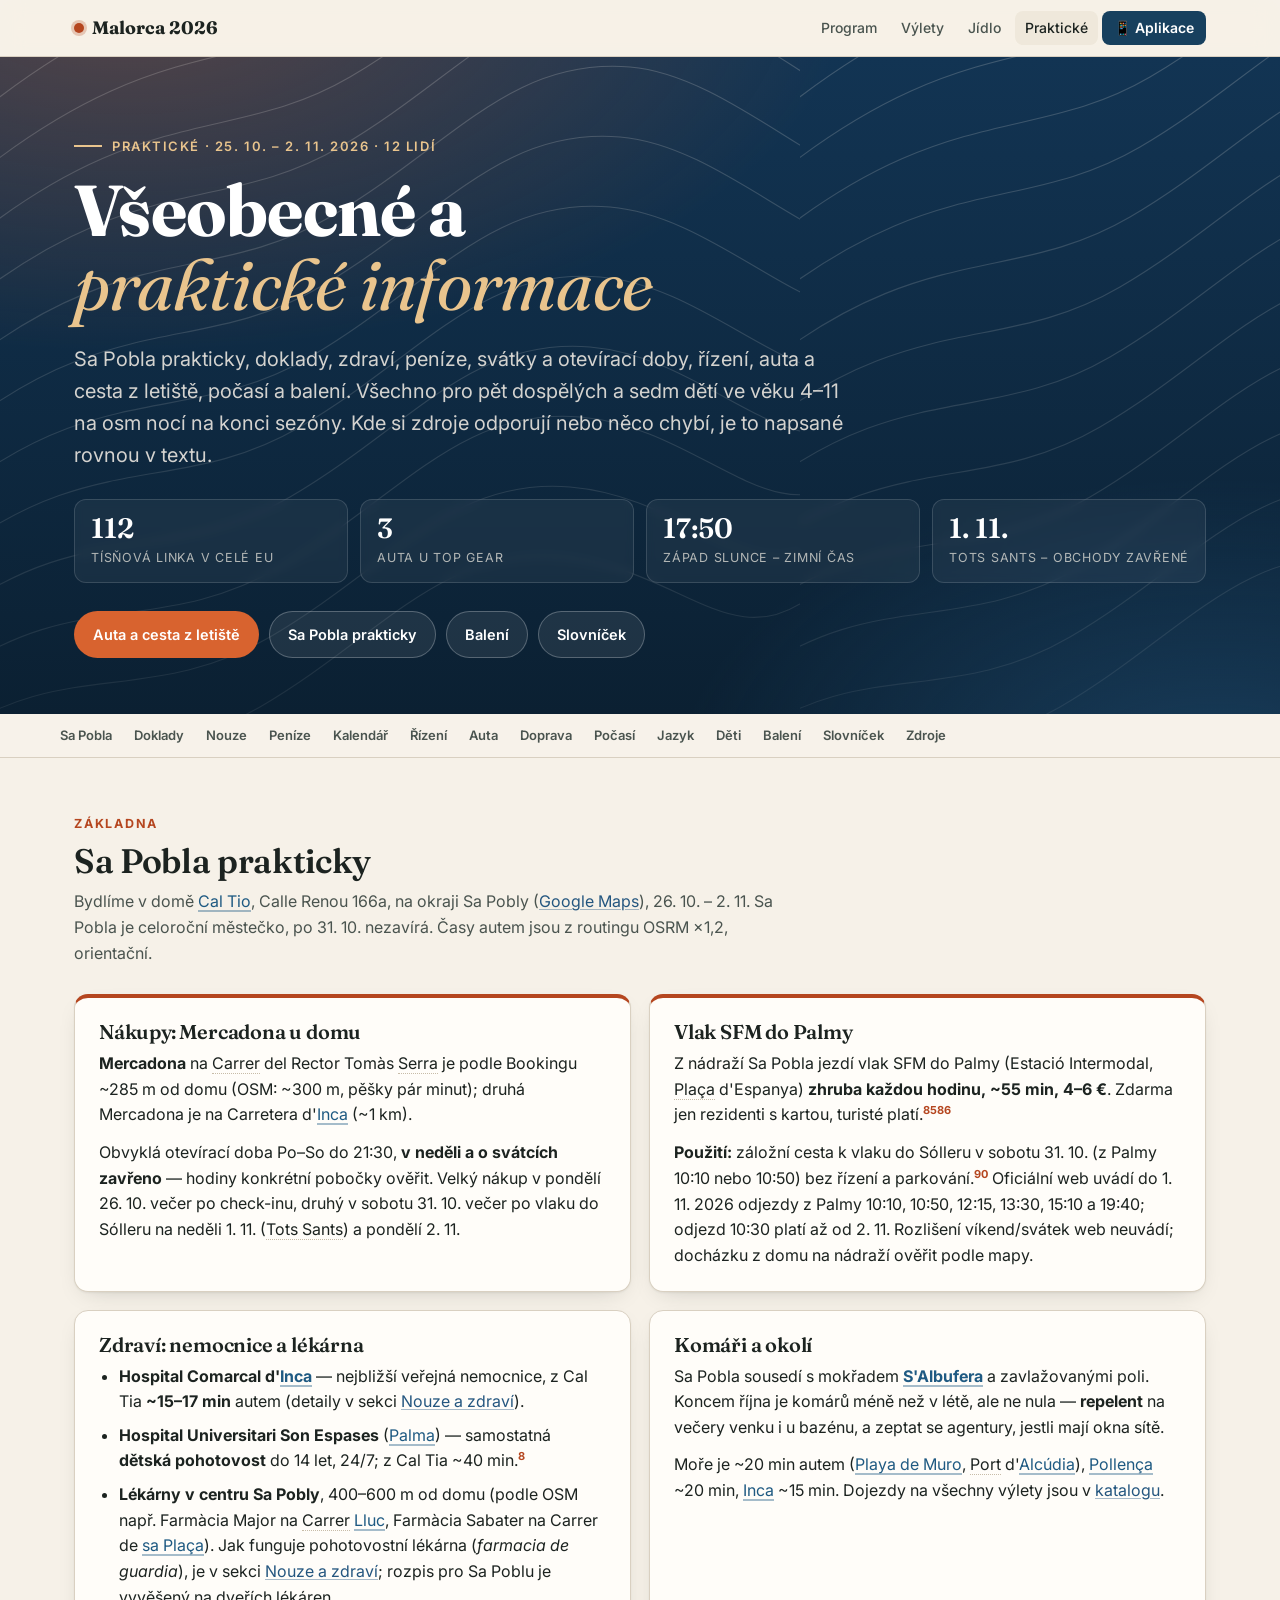
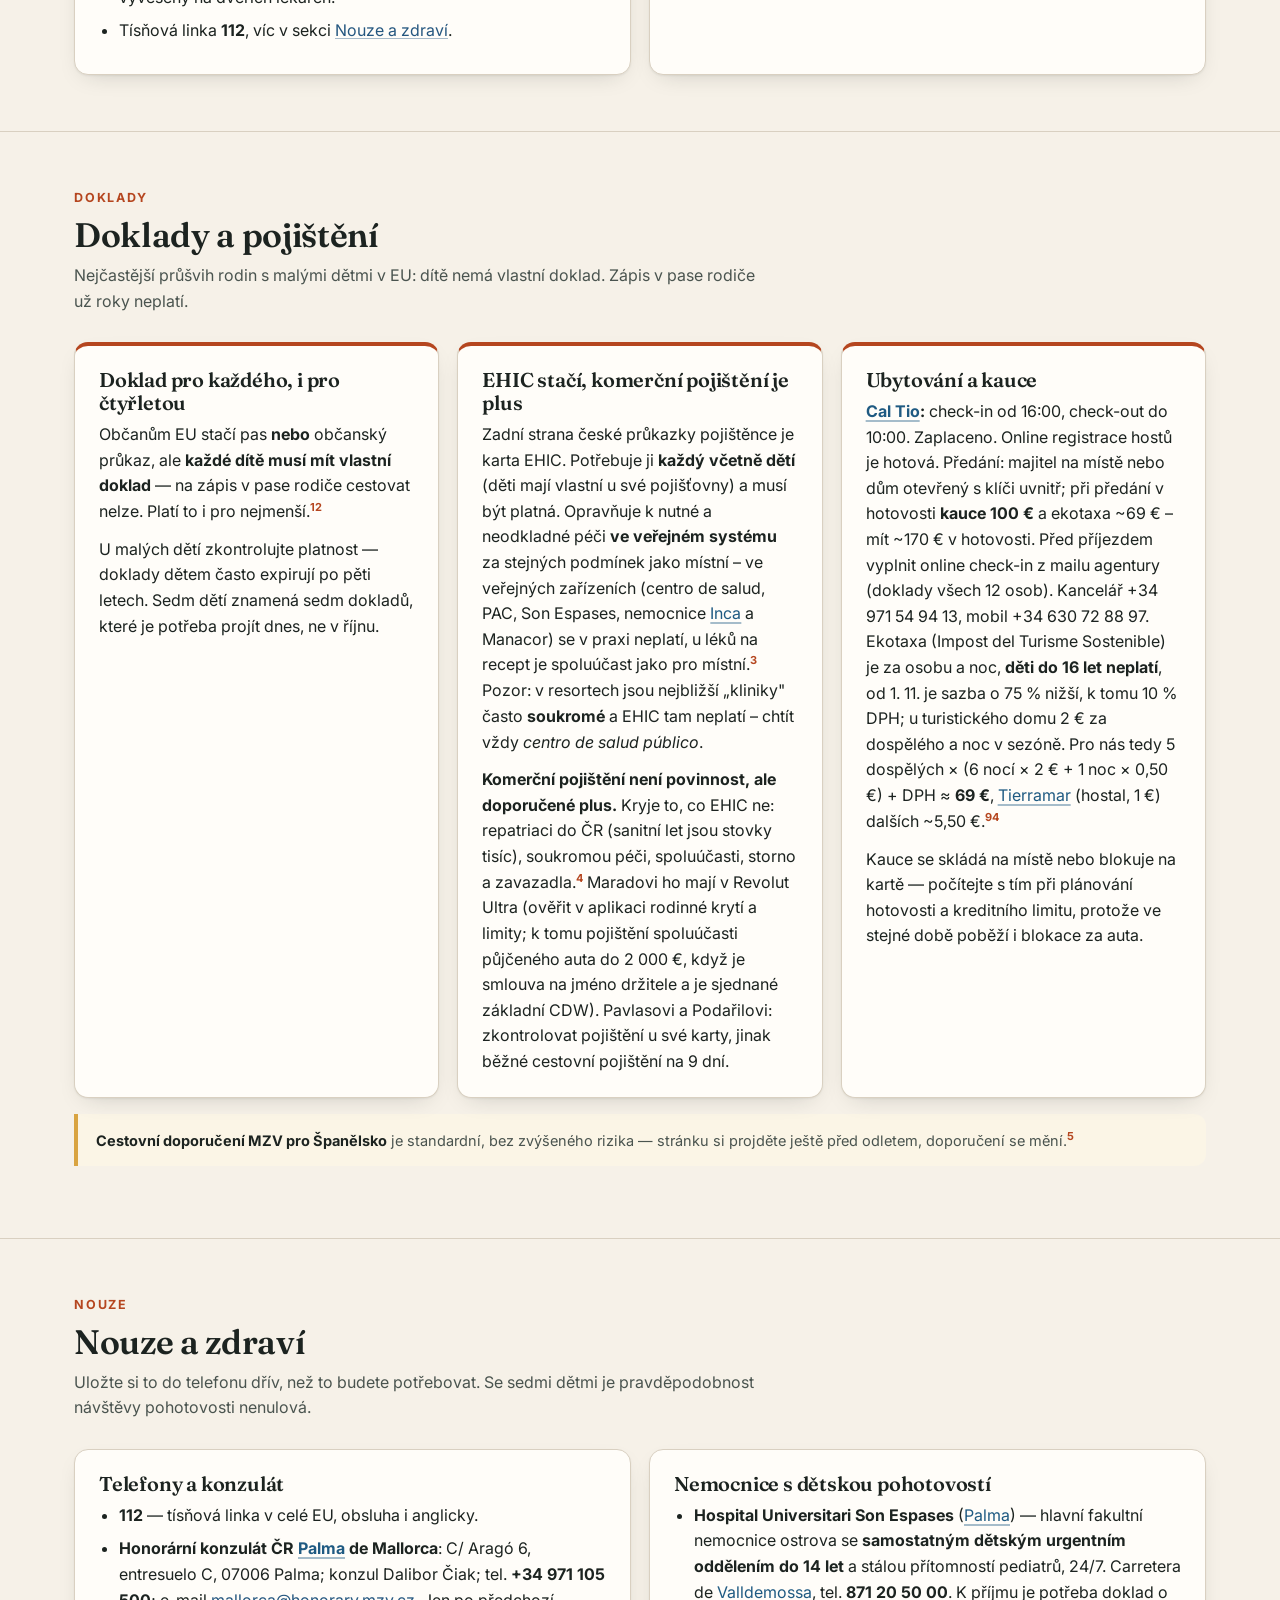
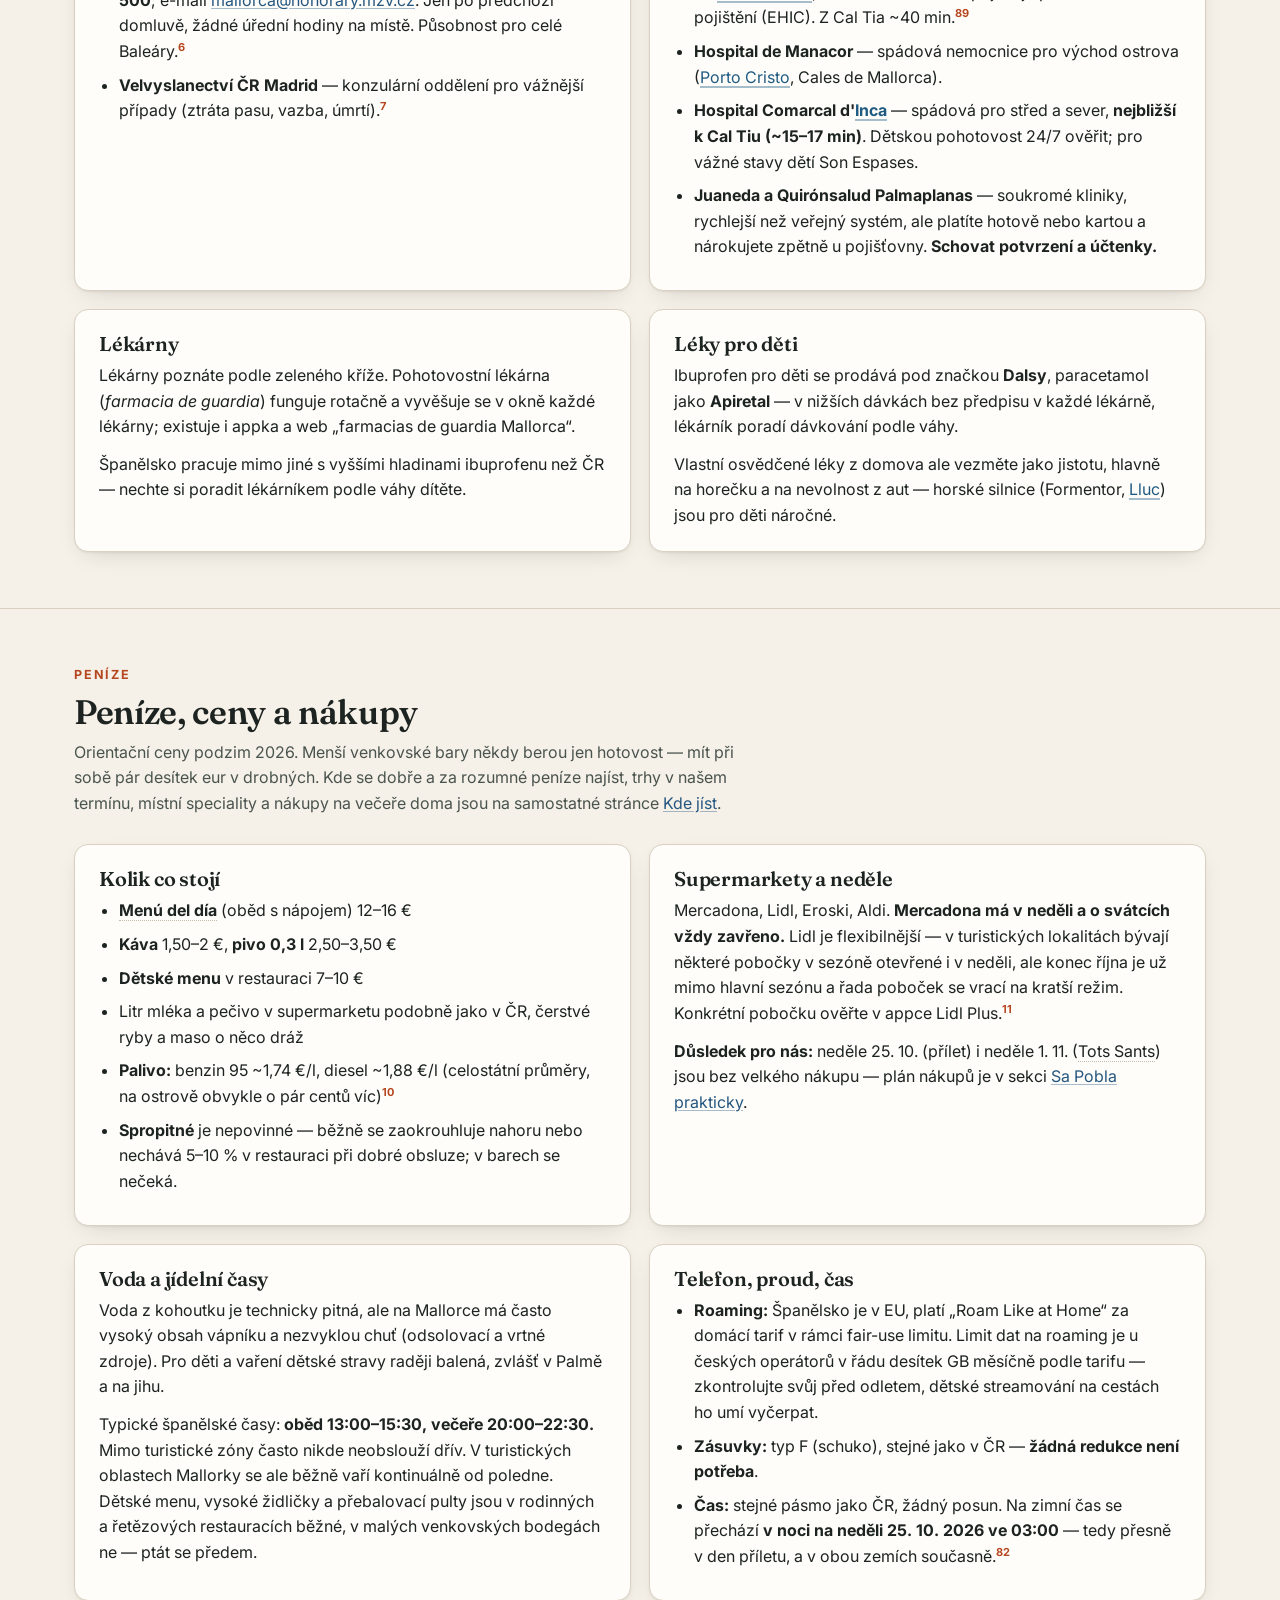
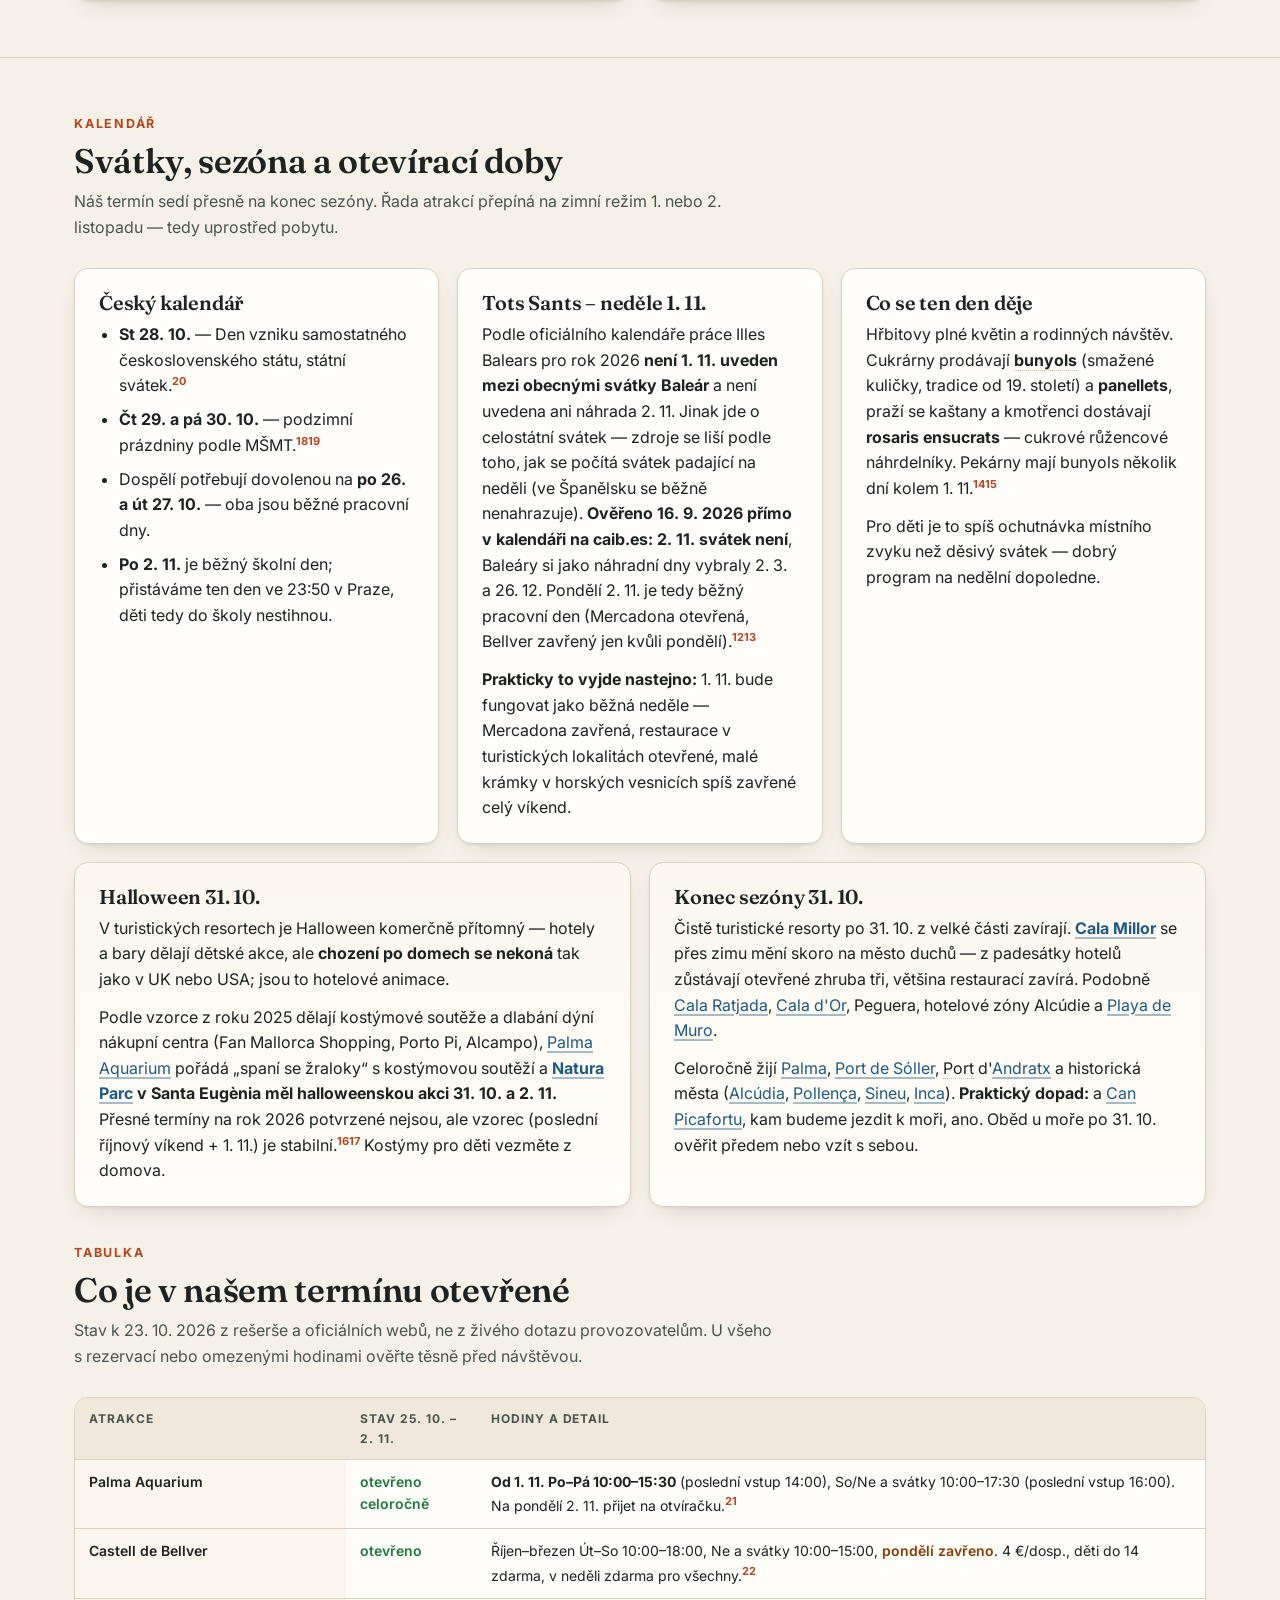
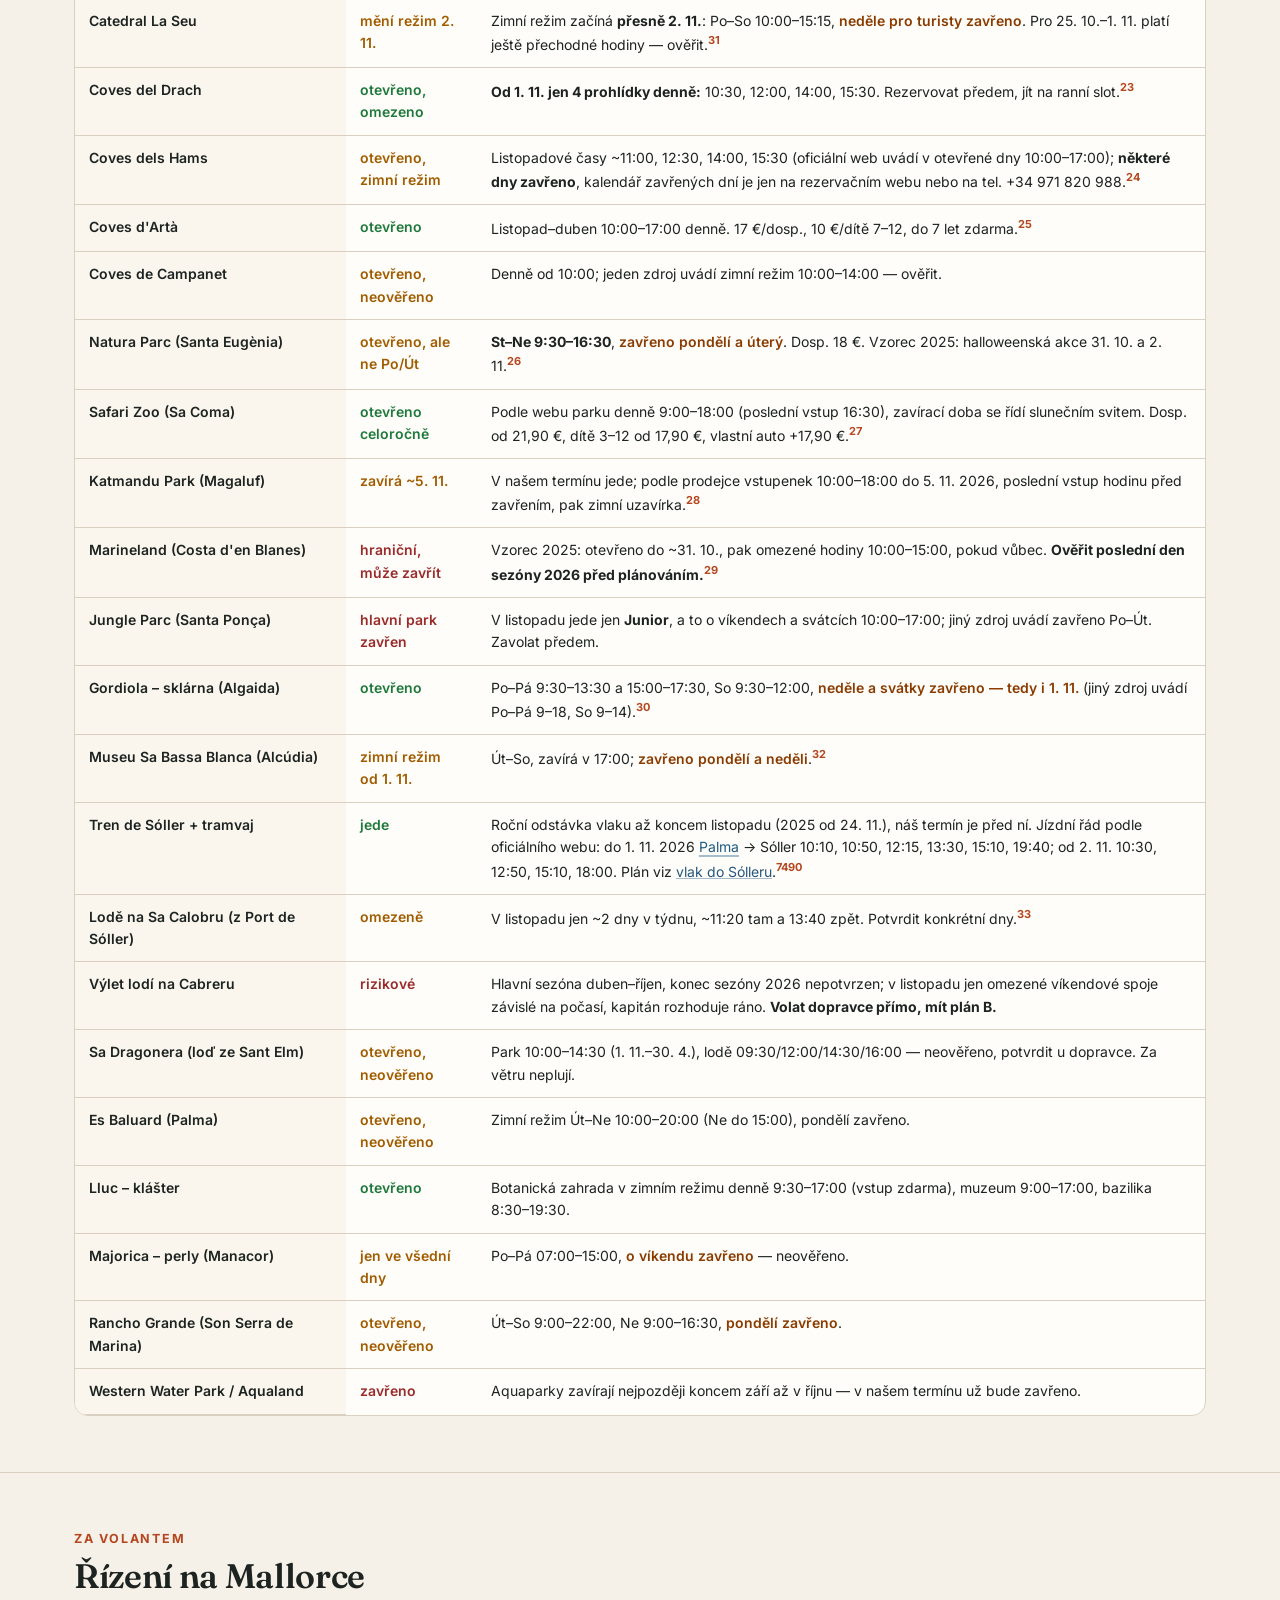
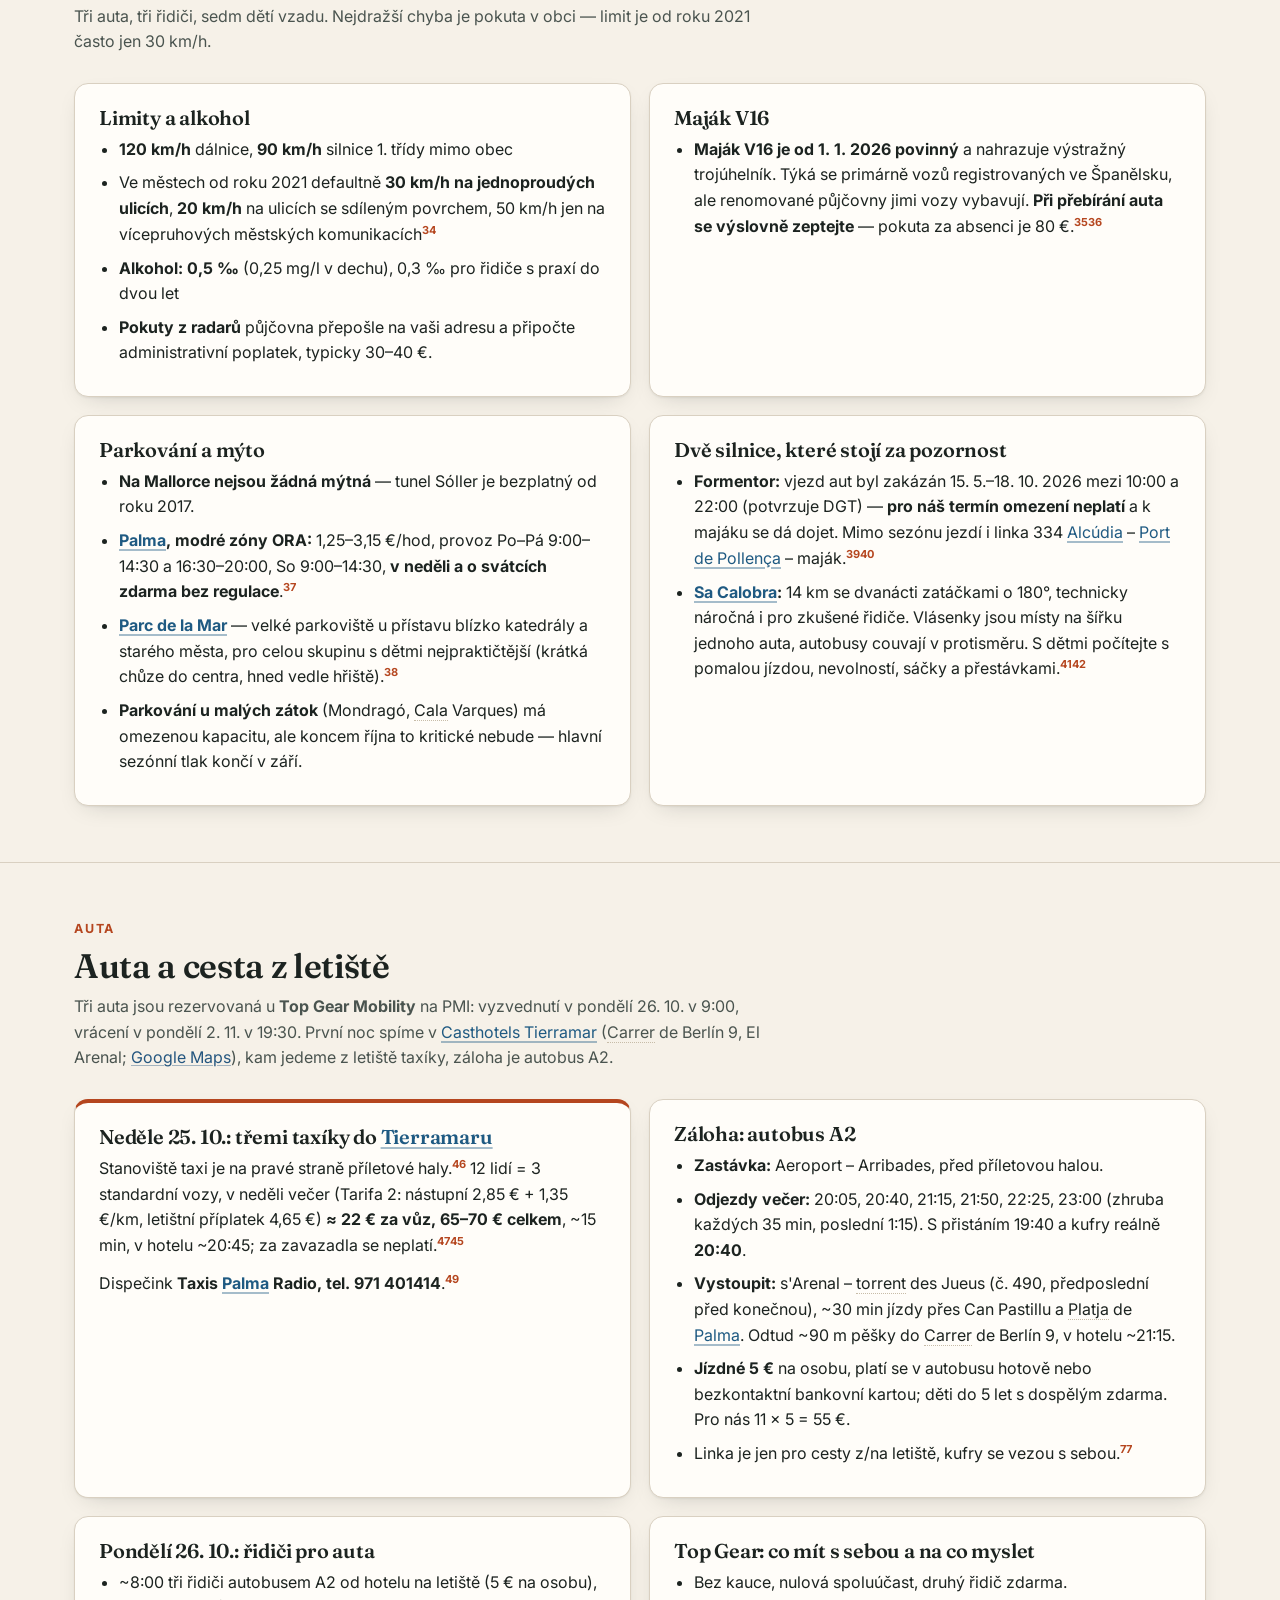
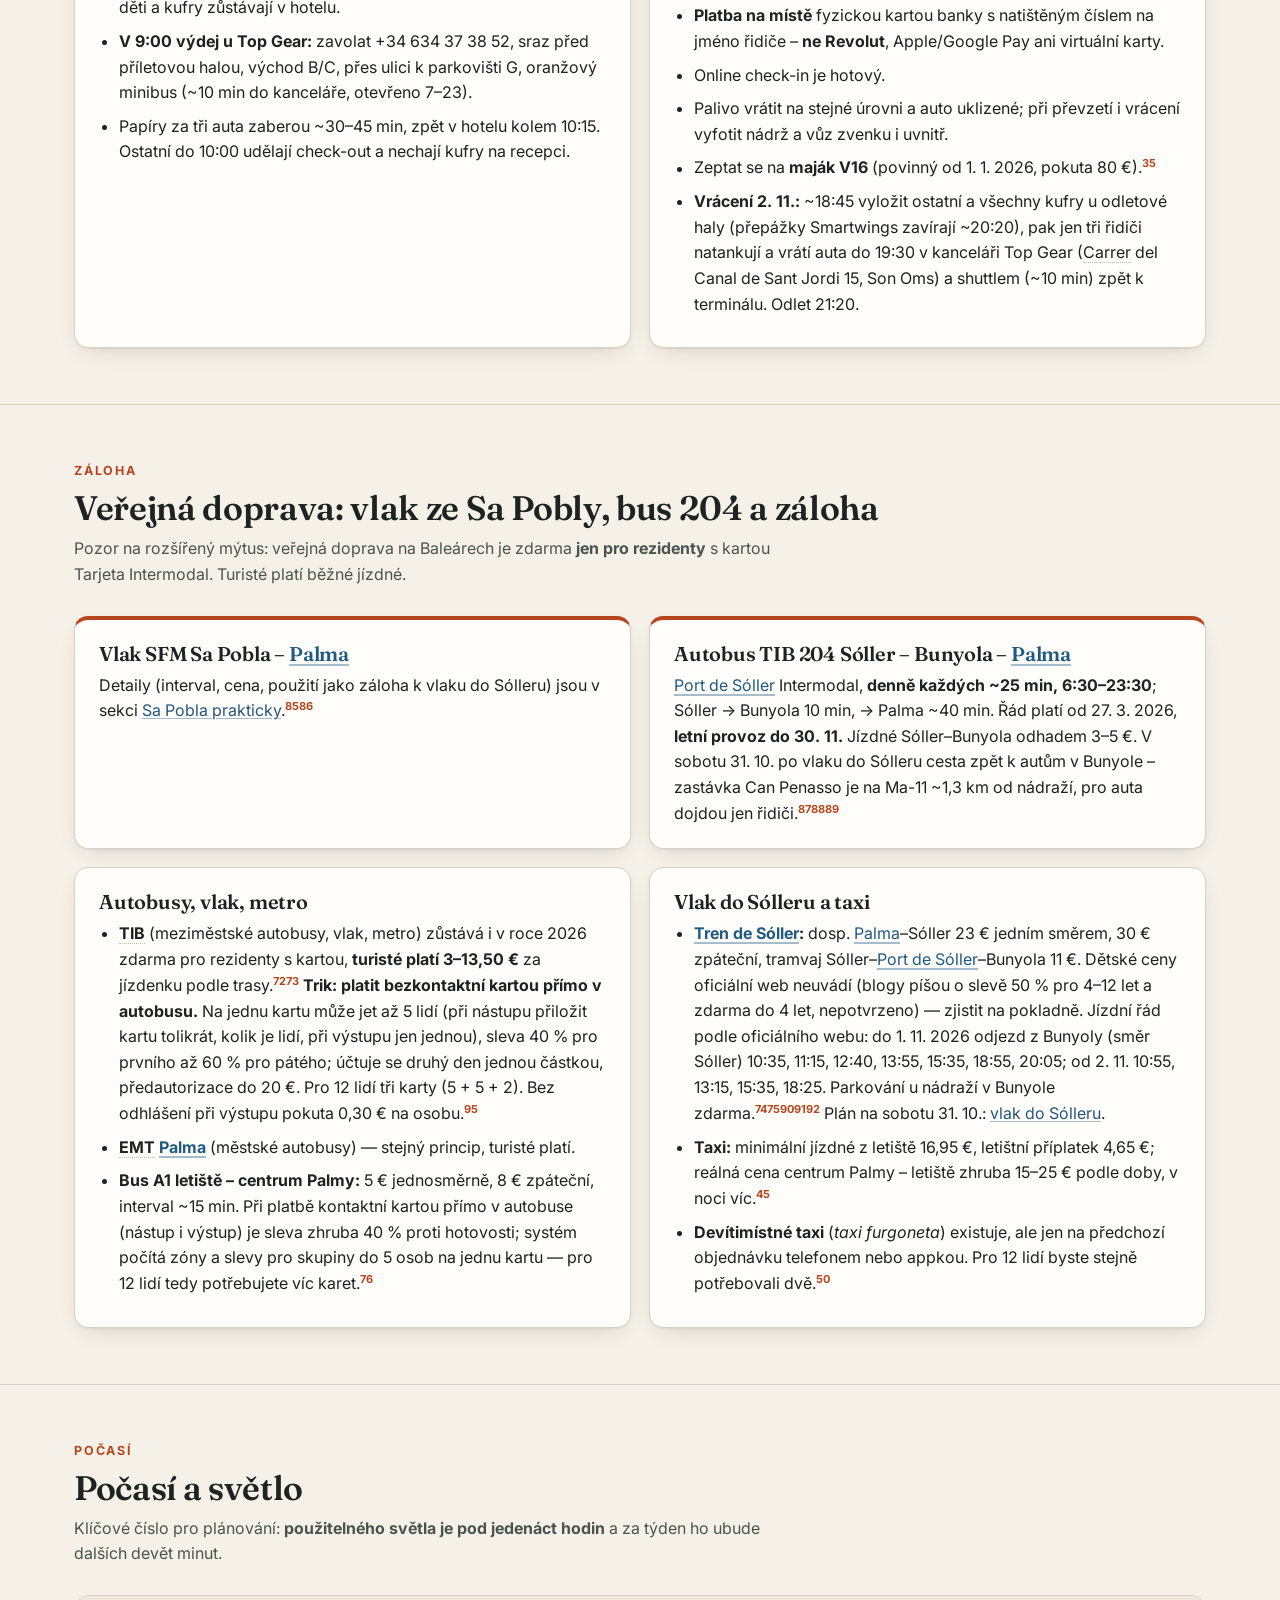
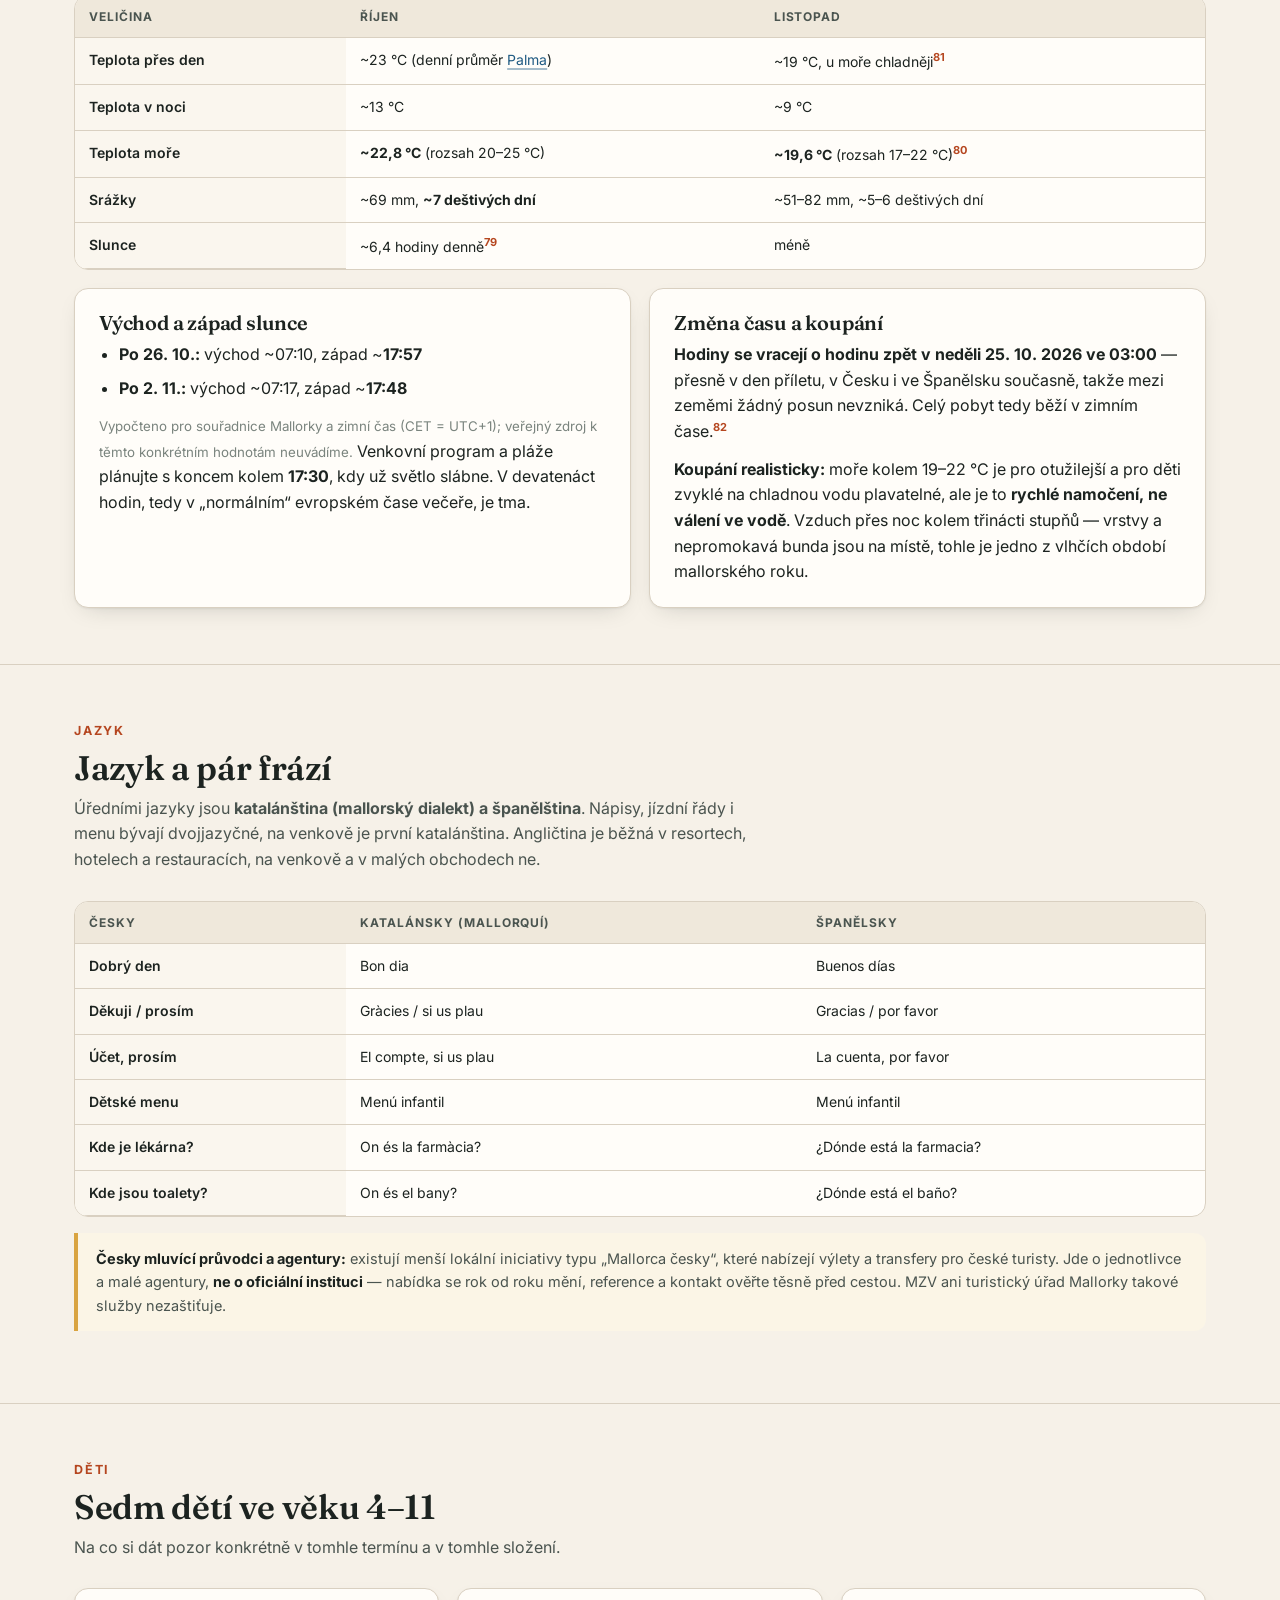
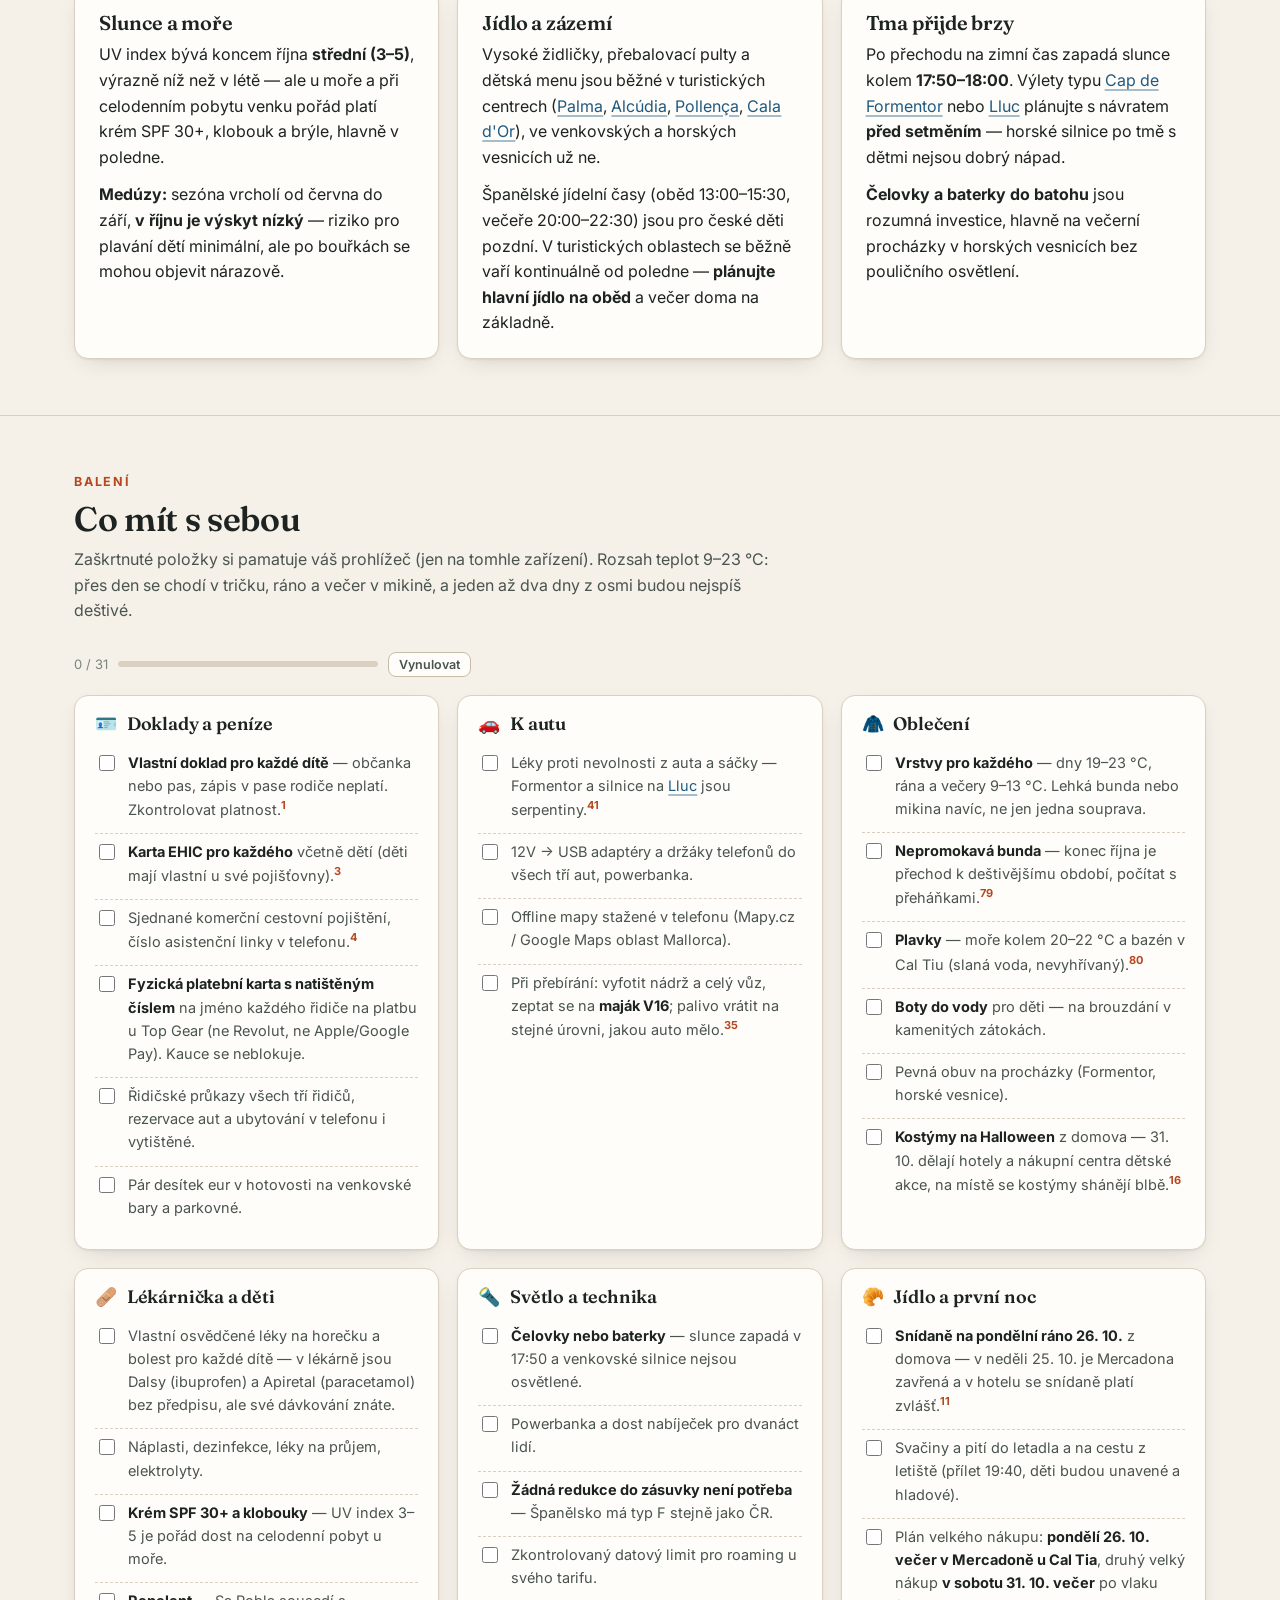
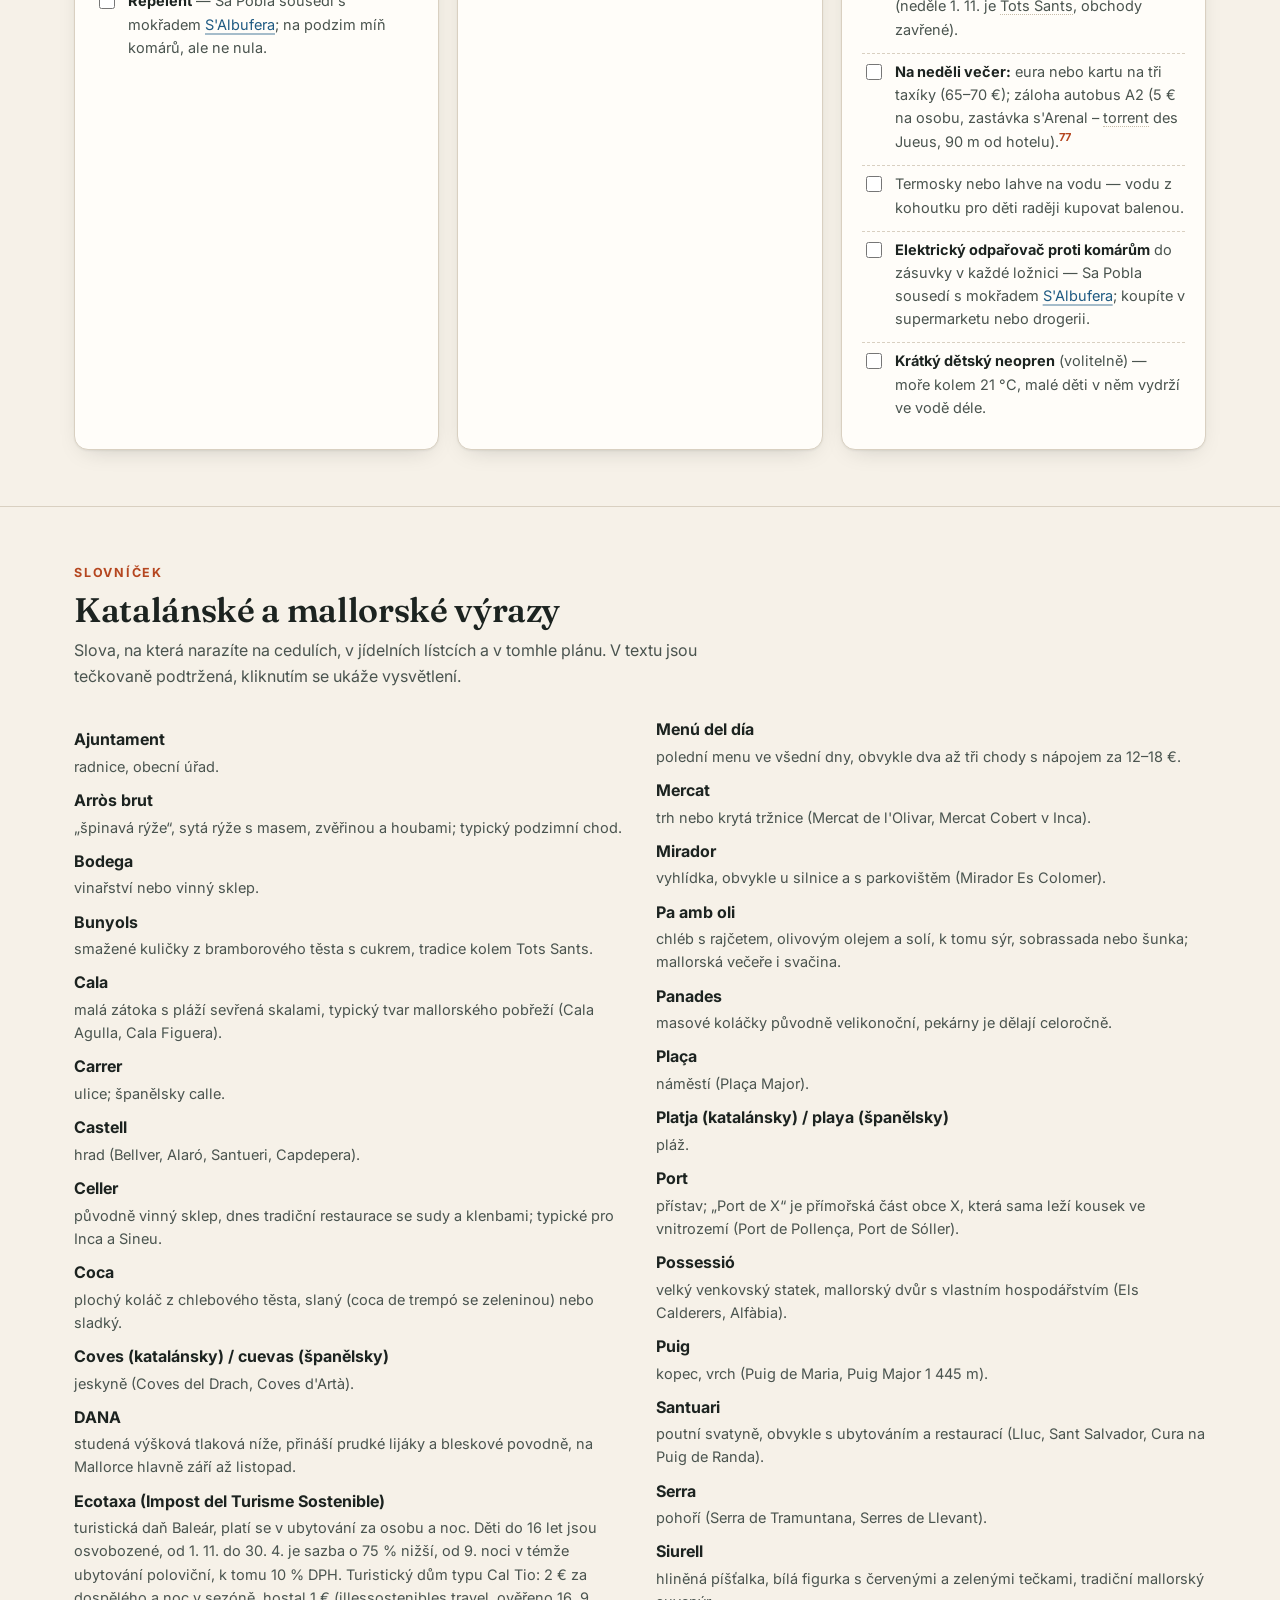
<file: prakticke.html>
<!DOCTYPE html>
<html lang="cs">
<head>
<meta charset="utf-8">
<meta name="viewport" content="width=device-width, initial-scale=1">
<link rel="manifest" href="manifest.webmanifest">
<meta name="theme-color" content="#1f5a82">
<link rel="apple-touch-icon" href="assets/apple-touch-icon.png">
<meta name="apple-mobile-web-app-capable" content="yes">
<meta name="mobile-web-app-capable" content="yes">
<meta name="apple-mobile-web-app-title" content="Malorca 2026">
<title>Malorca 2026 – Všeobecné a praktické informace</title>
<meta name="description" content="Doklady, zdraví, peníze, svátky a otevírací doby, řízení, auta a cesta z letiště, počasí a balení pro cestu pěti dospělých a sedmi dětí na Mallorku 25. 10. – 2. 11. 2026.">
<link rel="icon" href="data:image/svg+xml,<svg xmlns='http://www.w3.org/2000/svg' viewBox='0 0 100 100'><circle cx='50' cy='50' r='46' fill='%2317405e'/><circle cx='50' cy='36' r='13' fill='%23f4efe6'/><path d='M12 66q12-9 24 0t24 0 24 0 16-4' stroke='%23f4efe6' stroke-width='7' fill='none' stroke-linecap='round'/></svg>">
<link rel="stylesheet" href="assets/style.css">
<style>
/* ---------- malorca: prakticke ---------- */
section h3 { font-size: 20px; }
.cmp tbody th { width: 24%; }
.cmp td .v, .cmp td .g, .cmp td .n { font-weight: 600; }
.card ul { padding-left: 20px; }
.card li { margin-bottom: 8px; }
.check li b { color: var(--ink); }
.callout.green b:first-child { display: inline; }
@media (max-width: 700px) {
  .cmp { font-size: 13px; }
  .cmp th, .cmp td { padding: 9px 10px; }
}
</style>
</head>
<body>

<header class="nav">
  <div class="wrap">
    <a class="brand" href="index.html"><span class="dot"></span>Malorca 2026</a>
    <nav>
      <a href="index.html">Program</a>
      <a href="vylety.html">Výlety</a>
      <a href="jidlo.html">Jídlo</a>
      <a href="prakticke.html" class="active">Praktické</a>
      <button class="cta" type="button" data-pwa-help>📱 Aplikace</button>
    </nav>
  </div>
</header>
<div class="hero" id="top">
  <div class="wrap">
    <div class="eyebrow">Praktické · 25. 10. – 2. 11. 2026 · 12 lidí</div>
    <h1>Všeobecné a<br><em>praktické informace</em></h1>
    <p class="lead">Sa Pobla prakticky, doklady, zdraví, peníze, svátky a otevírací doby, řízení, auta a cesta z letiště, počasí a balení. Všechno pro pět dospělých a sedm dětí ve věku 4–11 na osm nocí na konci sezóny. Kde si zdroje odporují nebo něco chybí, je to napsané rovnou v textu.</p>
    <div class="stats">
      <div class="stat"><b>112</b><span>tísňová linka v celé EU</span></div>
      <div class="stat"><b>3</b><span>auta u Top Gear</span></div>
      <div class="stat"><b>17:50</b><span>západ slunce – zimní čas</span></div>
      <div class="stat"><b>1. 11.</b><span>Tots Sants – obchody zavřené</span></div>
    </div>
    <div class="actions">
      <a class="btn primary" href="#pujcovny">Auta a cesta z letiště</a>
      <a class="btn ghost" href="#sa-pobla">Sa Pobla prakticky</a>
      <a class="btn ghost" href="#baleni">Balení</a>
      <a class="btn ghost" href="#slovnicek">Slovníček</a>
    </div>
  </div>
</div>

<div class="subnav"><div class="wrap"><a href="#sa-pobla">Sa Pobla</a><a href="#doklady">Doklady</a><a href="#nouze">Nouze</a><a href="#penize">Peníze</a><a href="#svatky">Kalendář</a><a href="#rizeni">Řízení</a><a href="#pujcovny">Auta</a><a href="#doprava">Doprava</a><a href="#pocasi">Počasí</a><a href="#jazyk">Jazyk</a><a href="#deti">Děti</a><a href="#baleni">Balení</a><a href="#slovnicek">Slovníček</a><a href="#zdroje">Zdroje</a></div></div>

<section id="sa-pobla">
  <div class="wrap">
    <div class="sec-head">
      <div>
        <span class="kicker">Základna</span>
        <h2>Sa Pobla prakticky</h2>
        <p>Bydlíme v domě Cal Tio, Calle Renou 166a, na okraji Sa Pobly (<a href="https://www.google.com/maps/search/?api=1&query=39.765646,3.020726">Google Maps</a>), 26. 10. – 2. 11. Sa Pobla je celoroční městečko, po 31. 10. nezavírá. Časy autem jsou z routingu OSRM ×1,2, orientační.</p>
      </div>
    </div>
    <div class="grid c2">
      <div class="card accent">
        <h3>Nákupy: Mercadona u domu</h3>
        <p><b>Mercadona</b> na Carrer del Rector Tomàs Serra je podle Bookingu ~285 m od domu (OSM: ~300 m, pěšky pár minut); druhá Mercadona je na Carretera d'Inca (~1 km).</p>
        <p style="margin-bottom:0">Obvyklá otevírací doba Po–So do 21:30, <b>v neděli a o svátcích zavřeno</b> — hodiny konkrétní pobočky ověřit. Velký nákup v pondělí 26. 10. večer po check-inu, druhý v sobotu 31. 10. večer po vlaku do Sólleru na neděli 1. 11. (Tots Sants) a pondělí 2. 11.</p>
      </div>
      <div class="card accent">
        <h3>Vlak SFM do Palmy</h3>
        <p>Z nádraží Sa Pobla jezdí vlak SFM do Palmy (Estació Intermodal, Plaça d'Espanya) <b>zhruba každou hodinu, ~55 min, 4–6 €</b>. Zdarma jen rezidenti s kartou, turisté platí.<sup class="cite"><a href="#src-85">85</a></sup><sup class="cite"><a href="#src-86">86</a></sup></p>
        <p style="margin-bottom:0"><b>Použití:</b> záložní cesta k vlaku do Sólleru v sobotu 31. 10. (z Palmy 10:10 nebo 10:50) bez řízení a parkování.<sup class="cite"><a href="#src-90">90</a></sup> Oficiální web uvádí do 1. 11. 2026 odjezdy z Palmy 10:10, 10:50, 12:15, 13:30, 15:10 a 19:40; odjezd 10:30 platí až od 2. 11. Rozlišení víkend/svátek web neuvádí; docházku z domu na nádraží ověřit podle mapy.</p>
      </div>
      <div class="card">
        <h3>Zdraví: nemocnice a lékárna</h3>
        <ul style="margin-bottom:0">
          <li><b>Hospital Comarcal d'Inca</b> — nejbližší veřejná nemocnice, z Cal Tia <b>~15–17 min</b> autem (detaily v sekci <a href="#nouze">Nouze a zdraví</a>).</li>
          <li><b>Hospital Universitari Son Espases</b> (Palma) — samostatná <b>dětská pohotovost</b> do 14 let, 24/7; z Cal Tia ~40 min.<sup class="cite"><a href="#src-8">8</a></sup></li>
          <li><b>Lékárny v centru Sa Pobly</b>, 400–600 m od domu (podle OSM např. Farmàcia Major na Carrer Lluc, Farmàcia Sabater na Carrer de sa Plaça). Jak funguje pohotovostní lékárna (<i>farmacia de guardia</i>), je v sekci <a href="#nouze">Nouze a zdraví</a>; rozpis pro Sa Poblu je vyvěšený na dveřích lékáren.</li>
          <li>Tísňová linka <b>112</b>, víc v sekci <a href="#nouze">Nouze a zdraví</a>.</li>
        </ul>
      </div>
      <div class="card">
        <h3>Komáři a okolí</h3>
        <p>Sa Pobla sousedí s mokřadem <b>S'Albufera</b> a zavlažovanými poli. Koncem října je komárů méně než v létě, ale ne nula — <b>repelent</b> na večery venku i u bazénu, a zeptat se agentury, jestli mají okna sítě.</p>
        <p style="margin-bottom:0">Moře je ~20 min autem (Playa de Muro, Port d'Alcúdia), Pollença ~20 min, Inca ~15 min. Dojezdy na všechny výlety jsou v <a href="vylety.html#katalog">katalogu</a>.</p>
      </div>
    </div>
  </div>
</section>

<section id="doklady">
  <div class="wrap">
    <div class="sec-head">
      <div>
        <span class="kicker">Doklady</span>
        <h2>Doklady a pojištění</h2>
        <p>Nejčastější průšvih rodin s malými dětmi v EU: dítě nemá vlastní doklad. Zápis v pase rodiče už roky neplatí.</p>
      </div>
    </div>
    <div class="grid c3">
      <div class="card accent">
        <h3>Doklad pro každého, i pro čtyřletou</h3>
        <p>Občanům EU stačí pas <b>nebo</b> občanský průkaz, ale <b>každé dítě musí mít vlastní doklad</b> — na zápis v pase rodiče cestovat nelze. Platí to i pro nejmenší.<sup class="cite"><a href="#src-1">1</a></sup><sup class="cite"><a href="#src-2">2</a></sup></p>
        <p style="margin-bottom:0">U malých dětí zkontrolujte platnost — doklady dětem často expirují po pěti letech. Sedm dětí znamená sedm dokladů, které je potřeba projít dnes, ne v říjnu.</p>
      </div>
      <div class="card accent">
        <h3>EHIC stačí, komerční pojištění je plus</h3>
        <p>Zadní strana české průkazky pojištěnce je karta EHIC. Potřebuje ji <b>každý včetně dětí</b> (děti mají vlastní u své pojišťovny) a musí být platná. Opravňuje k nutné a neodkladné péči <b>ve veřejném systému</b> za stejných podmínek jako místní – ve veřejných zařízeních (centro de salud, PAC, Son Espases, nemocnice Inca a Manacor) se v praxi neplatí, u léků na recept je spoluúčast jako pro místní.<sup class="cite"><a href="#src-3">3</a></sup> Pozor: v resortech jsou nejbližší „kliniky" často <b>soukromé</b> a EHIC tam neplatí – chtít vždy <i>centro de salud público</i>.</p>
        <p style="margin-bottom:0"><b>Komerční pojištění není povinnost, ale doporučené plus.</b> Kryje to, co EHIC ne: repatriaci do ČR (sanitní let jsou stovky tisíc), soukromou péči, spoluúčasti, storno a zavazadla.<sup class="cite"><a href="#src-4">4</a></sup> Maradovi ho mají v Revolut Ultra (ověřit v aplikaci rodinné krytí a limity; k tomu pojištění spoluúčasti půjčeného auta do 2 000 €, když je smlouva na jméno držitele a je sjednané základní CDW). Pavlasovi a Podařilovi: zkontrolovat pojištění u své karty, jinak běžné cestovní pojištění na 9 dní.</p>
      </div>
      <div class="card accent">
        <h3>Ubytování a kauce</h3>
        <p><b>Cal Tio:</b> check-in od 16:00, check-out do 10:00. Zaplaceno. Online registrace hostů je hotová. Předání: majitel na místě nebo dům otevřený s klíči uvnitř; při předání v hotovosti <b>kauce 100 €</b> a ekotaxa ~69 € – mít ~170 € v hotovosti. Před příjezdem vyplnit online check-in z mailu agentury (doklady všech 12 osob). Kancelář +34 971 54 94 13, mobil +34 630 72 88 97. Ekotaxa (Impost del Turisme Sostenible) je za osobu a noc, <b>děti do 16 let neplatí</b>, od 1. 11. je sazba o 75 % nižší, k tomu 10 % DPH; u turistického domu 2 € za dospělého a noc v sezóně. Pro nás tedy 5 dospělých × (6 nocí × 2 € + 1 noc × 0,50 €) + DPH ≈ <b>69 €</b>, Tierramar (hostal, 1 €) dalších ~5,50 €.<sup class="cite"><a href="#src-94">94</a></sup></p>
        <p style="margin-bottom:0">Kauce se skládá na místě nebo blokuje na kartě — počítejte s tím při plánování hotovosti a kreditního limitu, protože ve stejné době poběží i blokace za auta.</p>
      </div>
    </div>
    <div class="callout"><b>Cestovní doporučení MZV pro Španělsko</b> je standardní, bez zvýšeného rizika — stránku si projděte ještě před odletem, doporučení se mění.<sup class="cite"><a href="#src-5">5</a></sup></div>
  </div>
</section>

<section id="nouze">
  <div class="wrap">
    <div class="sec-head">
      <div>
        <span class="kicker">Nouze</span>
        <h2>Nouze a zdraví</h2>
        <p>Uložte si to do telefonu dřív, než to budete potřebovat. Se sedmi dětmi je pravděpodobnost návštěvy pohotovosti nenulová.</p>
      </div>
    </div>
    <div class="grid c2">
      <div class="card">
        <h3>Telefony a konzulát</h3>
        <ul style="margin-bottom:0">
          <li><b>112</b> — tísňová linka v celé EU, obsluha i anglicky.</li>
          <li><b>Honorární konzulát ČR Palma de Mallorca</b>: C/ Aragó 6, entresuelo C, 07006 Palma; konzul Dalibor Čiak; tel. <b>+34 971 105 500</b>; e-mail <a href="mailto:mallorca@honorary.mzv.cz">mallorca@honorary.mzv.cz</a>. Jen po předchozí domluvě, žádné úřední hodiny na místě. Působnost pro celé Baleáry.<sup class="cite"><a href="#src-6">6</a></sup></li>
          <li><b>Velvyslanectví ČR Madrid</b> — konzulární oddělení pro vážnější případy (ztráta pasu, vazba, úmrtí).<sup class="cite"><a href="#src-7">7</a></sup></li>
        </ul>
      </div>
      <div class="card">
        <h3>Nemocnice s dětskou pohotovostí</h3>
        <ul style="margin-bottom:0">
          <li><b>Hospital Universitari Son Espases</b> (Palma) — hlavní fakultní nemocnice ostrova se <b>samostatným dětským urgentním oddělením do 14 let</b> a stálou přítomností pediatrů, 24/7. Carretera de Valldemossa 79, 07210 Palma, tel. <b>871 20 50 00</b>. K příjmu je potřeba doklad o pojištění (EHIC). Z Cal Tia ~40 min.<sup class="cite"><a href="#src-8">8</a></sup><sup class="cite"><a href="#src-9">9</a></sup></li>
          <li><b>Hospital de Manacor</b> — spádová nemocnice pro východ ostrova (Porto Cristo, Cales de Mallorca).</li>
          <li><b>Hospital Comarcal d'Inca</b> — spádová pro střed a sever, <b>nejbližší k Cal Tiu (~15–17 min)</b>. Dětskou pohotovost 24/7 ověřit; pro vážné stavy dětí Son Espases.</li>
          <li><b>Juaneda a Quirónsalud Palmaplanas</b> — soukromé kliniky, rychlejší než veřejný systém, ale platíte hotově nebo kartou a nárokujete zpětně u pojišťovny. <b>Schovat potvrzení a účtenky.</b></li>
        </ul>
      </div>
      <div class="card">
        <h3>Lékárny</h3>
        <p>Lékárny poznáte podle zeleného kříže. Pohotovostní lékárna (<i>farmacia de guardia</i>) funguje rotačně a vyvěšuje se v okně každé lékárny; existuje i appka a web „farmacias de guardia Mallorca“.</p>
        <p style="margin-bottom:0">Španělsko pracuje mimo jiné s vyššími hladinami ibuprofenu než ČR — nechte si poradit lékárníkem podle váhy dítěte.</p>
      </div>
      <div class="card">
        <h3>Léky pro děti</h3>
        <p>Ibuprofen pro děti se prodává pod značkou <b>Dalsy</b>, paracetamol jako <b>Apiretal</b> — v nižších dávkách bez předpisu v každé lékárně, lékárník poradí dávkování podle váhy.</p>
        <p style="margin-bottom:0">Vlastní osvědčené léky z domova ale vezměte jako jistotu, hlavně na horečku a na nevolnost z aut — horské silnice (Formentor, Lluc) jsou pro děti náročné.</p>
      </div>
    </div>
  </div>
</section>

<section id="penize">
  <div class="wrap">
    <div class="sec-head">
      <div>
        <span class="kicker">Peníze</span>
        <h2>Peníze, ceny a nákupy</h2>
        <p>Orientační ceny podzim 2026. Menší venkovské bary někdy berou jen hotovost — mít při sobě pár desítek eur v drobných. Kde se dobře a za rozumné peníze najíst, trhy v našem termínu, místní speciality a nákupy na večeře doma jsou na samostatné stránce <a href="jidlo.html">Kde jíst</a>.</p>
      </div>
    </div>
    <div class="grid c2">
      <div class="card">
        <h3>Kolik co stojí</h3>
        <ul style="margin-bottom:0">
          <li><b>Menú del día</b> (oběd s nápojem) 12–16 €</li>
          <li><b>Káva</b> 1,50–2 €, <b>pivo 0,3 l</b> 2,50–3,50 €</li>
          <li><b>Dětské menu</b> v restauraci 7–10 €</li>
          <li>Litr mléka a pečivo v supermarketu podobně jako v ČR, čerstvé ryby a maso o něco dráž</li>
          <li><b>Palivo:</b> benzin 95 ~1,74 €/l, diesel ~1,88 €/l (celostátní průměry, na ostrově obvykle o pár centů víc)<sup class="cite"><a href="#src-10">10</a></sup></li>
          <li><b>Spropitné</b> je nepovinné — běžně se zaokrouhluje nahoru nebo nechává 5–10 % v restauraci při dobré obsluze; v barech se nečeká.</li>
        </ul>
      </div>
      <div class="card">
        <h3>Supermarkety a neděle</h3>
        <p>Mercadona, Lidl, Eroski, Aldi. <b>Mercadona má v neděli a o svátcích vždy zavřeno.</b> Lidl je flexibilnější — v turistických lokalitách bývají některé pobočky v sezóně otevřené i v neděli, ale konec října je už mimo hlavní sezónu a řada poboček se vrací na kratší režim. Konkrétní pobočku ověřte v appce Lidl Plus.<sup class="cite"><a href="#src-11">11</a></sup></p>
        <p style="margin-bottom:0"><b>Důsledek pro nás:</b> neděle 25. 10. (přílet) i neděle 1. 11. (Tots Sants) jsou bez velkého nákupu — plán nákupů je v sekci <a href="#sa-pobla">Sa Pobla prakticky</a>.</p>
      </div>
      <div class="card">
        <h3>Voda a jídelní časy</h3>
        <p>Voda z kohoutku je technicky pitná, ale na Mallorce má často vysoký obsah vápníku a nezvyklou chuť (odsolovací a vrtné zdroje). Pro děti a vaření dětské stravy raději balená, zvlášť v Palmě a na jihu.</p>
        <p style="margin-bottom:0">Typické španělské časy: <b>oběd 13:00–15:30, večeře 20:00–22:30.</b> Mimo turistické zóny často nikde neobslouží dřív. V turistických oblastech Mallorky se ale běžně vaří kontinuálně od poledne. Dětské menu, vysoké židličky a přebalovací pulty jsou v rodinných a řetězových restauracích běžné, v malých venkovských bodegách ne — ptát se předem.</p>
      </div>
      <div class="card">
        <h3>Telefon, proud, čas</h3>
        <ul style="margin-bottom:0">
          <li><b>Roaming:</b> Španělsko je v EU, platí „Roam Like at Home“ za domácí tarif v rámci fair-use limitu. Limit dat na roaming je u českých operátorů v řádu desítek GB měsíčně podle tarifu — zkontrolujte svůj před odletem, dětské streamování na cestách ho umí vyčerpat.</li>
          <li><b>Zásuvky:</b> typ F (schuko), stejné jako v ČR — <b>žádná redukce není potřeba</b>.</li>
          <li><b>Čas:</b> stejné pásmo jako ČR, žádný posun. Na zimní čas se přechází <b>v noci na neděli 25. 10. 2026 ve 03:00</b> — tedy přesně v den příletu, a v obou zemích současně.<sup class="cite"><a href="#src-82">82</a></sup></li>
        </ul>
      </div>
    </div>
  </div>
</section>

<section id="svatky">
  <div class="wrap">
    <div class="sec-head">
      <div>
        <span class="kicker">Kalendář</span>
        <h2>Svátky, sezóna a otevírací doby</h2>
        <p>Náš termín sedí přesně na konec sezóny. Řada atrakcí přepíná na zimní režim 1. nebo 2. listopadu — tedy uprostřed pobytu.</p>
      </div>
    </div>
    <div class="grid c3">
      <div class="card">
        <h3>Český kalendář</h3>
        <ul style="margin-bottom:0">
          <li><b>St 28. 10.</b> — Den vzniku samostatného československého státu, státní svátek.<sup class="cite"><a href="#src-20">20</a></sup></li>
          <li><b>Čt 29. a pá 30. 10.</b> — podzimní prázdniny podle MŠMT.<sup class="cite"><a href="#src-18">18</a></sup><sup class="cite"><a href="#src-19">19</a></sup></li>
          <li>Dospělí potřebují dovolenou na <b>po 26. a út 27. 10.</b> — oba jsou běžné pracovní dny.</li>
          <li><b>Po 2. 11.</b> je běžný školní den; přistáváme ten den ve 23:50 v Praze, děti tedy do školy nestihnou.</li>
        </ul>
      </div>
      <div class="card">
        <h3>Tots Sants – neděle 1. 11.</h3>
        <p>Podle oficiálního kalendáře práce Illes Balears pro rok 2026 <b>není 1. 11. uveden mezi obecnými svátky Baleár</b> a není uvedena ani náhrada 2. 11. Jinak jde o celostátní svátek — zdroje se liší podle toho, jak se počítá svátek padající na neděli (ve Španělsku se běžně nenahrazuje). <b>Ověřeno 16. 9. 2026 přímo v kalendáři na caib.es: 2. 11. svátek není</b>, Baleáry si jako náhradní dny vybraly 2. 3. a 26. 12. Pondělí 2. 11. je tedy běžný pracovní den (Mercadona otevřená, Bellver zavřený jen kvůli pondělí).<sup class="cite"><a href="#src-12">12</a></sup><sup class="cite"><a href="#src-13">13</a></sup></p>
        <p style="margin-bottom:0"><b>Prakticky to vyjde nastejno:</b> 1. 11. bude fungovat jako běžná neděle — Mercadona zavřená, restaurace v turistických lokalitách otevřené, malé krámky v horských vesnicích spíš zavřené celý víkend.</p>
      </div>
      <div class="card">
        <h3>Co se ten den děje</h3>
        <p>Hřbitovy plné květin a rodinných návštěv. Cukrárny prodávají <b>bunyols</b> (smažené kuličky, tradice od 19. století) a <b>panellets</b>, praží se kaštany a kmotřenci dostávají <b>rosaris ensucrats</b> — cukrové růžencové náhrdelníky. Pekárny mají bunyols několik dní kolem 1. 11.<sup class="cite"><a href="#src-14">14</a></sup><sup class="cite"><a href="#src-15">15</a></sup></p>
        <p style="margin-bottom:0">Pro děti je to spíš ochutnávka místního zvyku než děsivý svátek — dobrý program na nedělní dopoledne.</p>
      </div>
    </div>

    <div class="grid c2" style="margin-top:18px">
      <div class="card tint">
        <h3>Halloween 31. 10.</h3>
        <p>V turistických resortech je Halloween komerčně přítomný — hotely a bary dělají dětské akce, ale <b>chození po domech se nekoná</b> tak jako v UK nebo USA; jsou to hotelové animace.</p>
        <p style="margin-bottom:0">Podle vzorce z roku 2025 dělají kostýmové soutěže a dlabání dýní nákupní centra (Fan Mallorca Shopping, Porto Pi, Alcampo), Palma Aquarium pořádá „spaní se žraloky“ s kostýmovou soutěží a <b>Natura Parc v Santa Eugènia měl halloweenskou akci 31. 10. a 2. 11.</b> Přesné termíny na rok 2026 potvrzené nejsou, ale vzorec (poslední říjnový víkend + 1. 11.) je stabilní.<sup class="cite"><a href="#src-16">16</a></sup><sup class="cite"><a href="#src-17">17</a></sup> Kostýmy pro děti vezměte z domova.</p>
      </div>
      <div class="card tint">
        <h3>Konec sezóny 31. 10.</h3>
        <p>Čistě turistické resorty po 31. 10. z velké části zavírají. <b>Cala Millor</b> se přes zimu mění skoro na město duchů — z padesátky hotelů zůstávají otevřené zhruba tři, většina restaurací zavírá. Podobně Cala Ratjada, Cala d'Or, Peguera, hotelové zóny Alcúdie a Playa de Muro.</p>
        <p style="margin-bottom:0">Celoročně žijí Palma, Port de Sóller, Port d'Andratx a historická města (Alcúdia, Pollença, Sineu, Inca). <b>Praktický dopad:</b> Sa Pobla je celoroční městečko a nezavírá; hotelové zóny Alcúdie, Playa de Muro a Can Picafortu, kam budeme jezdit k moři, ano. Oběd u moře po 31. 10. ověřit předem nebo vzít s sebou.</p>
      </div>
    </div>

    <div class="sec-head" style="margin-top:36px">
      <div>
        <span class="kicker">Tabulka</span>
        <h2>Co je v našem termínu otevřené</h2>
        <p>Stav k 23. 10. 2026 z rešerše a oficiálních webů, ne z živého dotazu provozovatelům. U všeho s rezervací nebo omezenými hodinami ověřte těsně před návštěvou.</p>
      </div>
    </div>
    <div class="table-scroll">
      <table class="cmp" style="min-width:860px">
        <thead><tr><th>Atrakce</th><th>Stav 25. 10. – 2. 11.</th><th>Hodiny a detail</th></tr></thead>
        <tbody>
          <tr><th>Palma Aquarium</th><td><span class="v">otevřeno celoročně</span></td><td><b>Od 1. 11. Po–Pá 10:00–15:30</b> (poslední vstup 14:00), So/Ne a svátky 10:00–17:30 (poslední vstup 16:00). Na pondělí 2. 11. přijet na otvíračku.<sup class="cite"><a href="#src-21">21</a></sup></td></tr>
          <tr><th>Castell de Bellver</th><td><span class="v">otevřeno</span></td><td>Říjen–březen Út–So 10:00–18:00, Ne a svátky 10:00–15:00, <span class="ot">pondělí zavřeno</span>. 4 €/dosp., děti do 14 zdarma, v neděli zdarma pro všechny.<sup class="cite"><a href="#src-22">22</a></sup></td></tr>
          <tr><th>Catedral La Seu</th><td><span class="g">mění režim 2. 11.</span></td><td>Zimní režim začíná <b>přesně 2. 11.</b>: Po–So 10:00–15:15, <span class="ot">neděle pro turisty zavřeno</span>. Pro 25. 10.–1. 11. platí ještě přechodné hodiny — ověřit.<sup class="cite"><a href="#src-31">31</a></sup></td></tr>
          <tr><th>Coves del Drach</th><td><span class="v">otevřeno, omezeno</span></td><td><b>Od 1. 11. jen 4 prohlídky denně:</b> 10:30, 12:00, 14:00, 15:30. Rezervovat předem, jít na ranní slot.<sup class="cite"><a href="#src-23">23</a></sup></td></tr>
          <tr><th>Coves dels Hams</th><td><span class="g">otevřeno, zimní režim</span></td><td>Listopadové časy ~11:00, 12:30, 14:00, 15:30 (oficiální web uvádí v otevřené dny 10:00–17:00); <b>některé dny zavřeno</b>, kalendář zavřených dní je jen na rezervačním webu nebo na tel. +34 971 820 988.<sup class="cite"><a href="#src-24">24</a></sup></td></tr>
          <tr><th>Coves d'Artà</th><td><span class="v">otevřeno</span></td><td>Listopad–duben 10:00–17:00 denně. 17 €/dosp., 10 €/dítě 7–12, do 7 let zdarma.<sup class="cite"><a href="#src-25">25</a></sup></td></tr>
          <tr><th>Coves de Campanet</th><td><span class="g">otevřeno, neověřeno</span></td><td>Denně od 10:00; jeden zdroj uvádí zimní režim 10:00–14:00 — ověřit.</td></tr>
          <tr><th>Natura Parc (Santa Eugènia)</th><td><span class="g">otevřeno, ale ne Po/Út</span></td><td><b>St–Ne 9:30–16:30</b>, <span class="ot">zavřeno pondělí a úterý</span>. Dosp. 18 €. Vzorec 2025: halloweenská akce 31. 10. a 2. 11.<sup class="cite"><a href="#src-26">26</a></sup></td></tr>
          <tr><th>Safari Zoo (Sa Coma)</th><td><span class="v">otevřeno celoročně</span></td><td>Podle webu parku denně 9:00–18:00 (poslední vstup 16:30), zavírací doba se řídí slunečním svitem. Dosp. od 21,90 €, dítě 3–12 od 17,90 €, vlastní auto +17,90 €.<sup class="cite"><a href="#src-27">27</a></sup></td></tr>
          <tr><th>Katmandu Park (Magaluf)</th><td><span class="g">zavírá ~5. 11.</span></td><td>V našem termínu jede; podle prodejce vstupenek 10:00–18:00 do 5. 11. 2026, poslední vstup hodinu před zavřením, pak zimní uzavírka.<sup class="cite"><a href="#src-28">28</a></sup></td></tr>
          <tr><th>Marineland (Costa d'en Blanes)</th><td><span class="n">hraniční, může zavřít</span></td><td>Vzorec 2025: otevřeno do ~31. 10., pak omezené hodiny 10:00–15:00, pokud vůbec. <b>Ověřit poslední den sezóny 2026 před plánováním.</b><sup class="cite"><a href="#src-29">29</a></sup></td></tr>
          <tr><th>Jungle Parc (Santa Ponça)</th><td><span class="n">hlavní park zavřen</span></td><td>V listopadu jede jen <b>Junior</b>, a to o víkendech a svátcích 10:00–17:00; jiný zdroj uvádí zavřeno Po–Út. Zavolat předem.</td></tr>
          <tr><th>Gordiola – sklárna (Algaida)</th><td><span class="v">otevřeno</span></td><td>Po–Pá 9:30–13:30 a 15:00–17:30, So 9:30–12:00, <span class="ot">neděle a svátky zavřeno — tedy i 1. 11.</span> (jiný zdroj uvádí Po–Pá 9–18, So 9–14).<sup class="cite"><a href="#src-30">30</a></sup></td></tr>
          <tr><th>Museu Sa Bassa Blanca (Alcúdia)</th><td><span class="g">zimní režim od 1. 11.</span></td><td>Út–So, zavírá v 17:00; <span class="ot">zavřeno pondělí a neděli</span>.<sup class="cite"><a href="#src-32">32</a></sup></td></tr>
          <tr><th>Tren de Sóller + tramvaj</th><td><span class="v">jede</span></td><td>Roční odstávka vlaku až koncem listopadu (2025 od 24. 11.), náš termín je před ní. Jízdní řád podle oficiálního webu: do 1. 11. 2026 Palma → Sóller 10:10, 10:50, 12:15, 13:30, 15:10, 19:40; od 2. 11. 10:30, 12:50, 15:10, 18:00. Plán viz <a href="index.html#vlak">vlak do Sólleru</a>.<sup class="cite"><a href="#src-74">74</a></sup><sup class="cite"><a href="#src-90">90</a></sup></td></tr>
          <tr><th>Lodě na Sa Calobru (z Port de Sóller)</th><td><span class="g">omezeně</span></td><td>V listopadu jen ~2 dny v týdnu, ~11:20 tam a 13:40 zpět. Potvrdit konkrétní dny.<sup class="cite"><a href="#src-33">33</a></sup></td></tr>
          <tr><th>Výlet lodí na Cabreru</th><td><span class="n">rizikové</span></td><td>Hlavní sezóna duben–říjen, konec sezóny 2026 nepotvrzen; v listopadu jen omezené víkendové spoje závislé na počasí, kapitán rozhoduje ráno. <b>Volat dopravce přímo, mít plán B.</b></td></tr>
          <tr><th>Sa Dragonera (loď ze Sant Elm)</th><td><span class="g">otevřeno, neověřeno</span></td><td>Park 10:00–14:30 (1. 11.–30. 4.), lodě 09:30/12:00/14:30/16:00 — neověřeno, potvrdit u dopravce. Za větru neplují.</td></tr>
          <tr><th>Es Baluard (Palma)</th><td><span class="g">otevřeno, neověřeno</span></td><td>Zimní režim Út–Ne 10:00–20:00 (Ne do 15:00), pondělí zavřeno.</td></tr>
          <tr><th>Lluc – klášter</th><td><span class="v">otevřeno</span></td><td>Botanická zahrada v zimním režimu denně 9:30–17:00 (vstup zdarma), muzeum 9:00–17:00, bazilika 8:30–19:30.</td></tr>
          <tr><th>Majorica – perly (Manacor)</th><td><span class="g">jen ve všední dny</span></td><td>Po–Pá 07:00–15:00, <span class="ot">o víkendu zavřeno</span> — neověřeno.</td></tr>
          <tr><th>Rancho Grande (Son Serra de Marina)</th><td><span class="g">otevřeno, neověřeno</span></td><td>Út–So 9:00–22:00, Ne 9:00–16:30, <span class="ot">pondělí zavřeno</span>.</td></tr>
          <tr><th>Western Water Park / Aqualand</th><td><span class="n">zavřeno</span></td><td>Aquaparky zavírají nejpozději koncem září až v říjnu — v našem termínu už bude zavřeno.</td></tr>
        </tbody>
      </table>
    </div>
  </div>
</section>

<section id="rizeni">
  <div class="wrap">
    <div class="sec-head">
      <div>
        <span class="kicker">Za volantem</span>
        <h2>Řízení na Mallorce</h2>
        <p>Tři auta, tři řidiči, sedm dětí vzadu. Nejdražší chyba je pokuta v obci — limit je od roku 2021 často jen 30 km/h.</p>
      </div>
    </div>
    <div class="grid c2">
      <div class="card">
        <h3>Limity a alkohol</h3>
        <ul style="margin-bottom:0">
          <li><b>120 km/h</b> dálnice, <b>90 km/h</b> silnice 1. třídy mimo obec</li>
          <li>Ve městech od roku 2021 defaultně <b>30 km/h na jednoproudých ulicích</b>, <b>20 km/h</b> na ulicích se sdíleným povrchem, 50 km/h jen na vícepruhových městských komunikacích<sup class="cite"><a href="#src-34">34</a></sup></li>
          <li><b>Alkohol: 0,5 ‰</b> (0,25 mg/l v dechu), 0,3 ‰ pro řidiče s praxí do dvou let</li>
          
          <li><b>Pokuty z radarů</b> půjčovna přepošle na vaši adresu a připočte administrativní poplatek, typicky 30–40 €.</li>
        </ul>
      </div>
      <div class="card">
        <h3>Maják V16</h3>
        <ul style="margin-bottom:0">
          
          <li><b>Maják V16 je od 1. 1. 2026 povinný</b> a nahrazuje výstražný trojúhelník. Týká se primárně vozů registrovaných ve Španělsku, ale renomované půjčovny jimi vozy vybavují. <b>Při přebírání auta se výslovně zeptejte</b> — pokuta za absenci je 80 €.<sup class="cite"><a href="#src-35">35</a></sup><sup class="cite"><a href="#src-36">36</a></sup></li>
        </ul>
      </div>
      <div class="card">
        <h3>Parkování a mýto</h3>
        <ul style="margin-bottom:0">
          <li><b>Na Mallorce nejsou žádná mýtná</b> — tunel Sóller je bezplatný od roku 2017.</li>
          <li><b>Palma, modré zóny ORA:</b> 1,25–3,15 €/hod, provoz Po–Pá 9:00–14:30 a 16:30–20:00, So 9:00–14:30, <b>v neděli a o svátcích zdarma bez regulace</b>.<sup class="cite"><a href="#src-37">37</a></sup></li>
          <li><b>Parc de la Mar</b> — velké parkoviště u přístavu blízko katedrály a starého města, pro celou skupinu s dětmi nejpraktičtější (krátká chůze do centra, hned vedle hřiště).<sup class="cite"><a href="#src-38">38</a></sup></li>
          <li><b>Parkování u malých zátok</b> (Mondragó, Cala Varques) má omezenou kapacitu, ale koncem října to kritické nebude — hlavní sezónní tlak končí v září.</li>
        </ul>
      </div>
      <div class="card">
        <h3>Dvě silnice, které stojí za pozornost</h3>
        <ul style="margin-bottom:0">
          <li><b>Formentor:</b> vjezd aut byl zakázán 15. 5.–18. 10. 2026 mezi 10:00 a 22:00 (potvrzuje DGT) — <b>pro náš termín omezení neplatí</b> a k majáku se dá dojet. Mimo sezónu jezdí i linka 334 Alcúdia – Port de Pollença – maják.<sup class="cite"><a href="#src-39">39</a></sup><sup class="cite"><a href="#src-40">40</a></sup></li>
          <li><b>Sa Calobra:</b> 14 km se dvanácti zatáčkami o 180°, technicky náročná i pro zkušené řidiče. Vlásenky jsou místy na šířku jednoho auta, autobusy couvají v protisměru. S dětmi počítejte s pomalou jízdou, nevolností, sáčky a přestávkami.<sup class="cite"><a href="#src-41">41</a></sup><sup class="cite"><a href="#src-42">42</a></sup></li>
        </ul>
      </div>
    </div>
  </div>
</section>

<section id="pujcovny">
  <div class="wrap">
    <div class="sec-head">
      <div>
        <span class="kicker">Auta</span>
        <h2>Auta a cesta z letiště</h2>
        <p>Tři auta jsou rezervovaná u <b>Top Gear Mobility</b> na PMI: vyzvednutí v pondělí 26. 10. v 9:00, vrácení v pondělí 2. 11. v 19:30. První noc spíme v Casthotels Tierramar (Carrer de Berlín 9, El Arenal; <a href="https://www.google.com/maps/search/?api=1&query=Casthotels+Tierramar%2C+Carrer+de+Berl%C3%ADn+9%2C+07600+El+Arenal%2C+Illes+Balears">Google Maps</a>), kam jedeme z letiště taxíky, záloha je autobus A2.</p>
      </div>
    </div>

    <div class="grid c2">
      <div class="card accent">
        <h3>Neděle 25. 10.: třemi taxíky do Tierramaru</h3>
        <p>Stanoviště taxi je na pravé straně příletové haly.<sup class="cite"><a href="#src-46">46</a></sup> 12 lidí = 3 standardní vozy, v neděli večer (Tarifa 2: nástupní 2,85 € + 1,35 €/km, letištní příplatek 4,65 €) <b>≈ 22 € za vůz, 65–70 € celkem</b>, ~15 min, v hotelu ~20:45; za zavazadla se neplatí.<sup class="cite"><a href="#src-47">47</a></sup><sup class="cite"><a href="#src-45">45</a></sup></p>
        <p style="margin-bottom:0">Dispečink <b>Taxis Palma Radio, tel. 971 401414</b>.<sup class="cite"><a href="#src-49">49</a></sup></p>
      </div>
      <div class="card">
        <h3>Záloha: autobus A2</h3>
        <ul style="margin-bottom:0">
          <li><b>Zastávka:</b> Aeroport – Arribades, před příletovou halou.</li>
          <li><b>Odjezdy večer:</b> 20:05, 20:40, 21:15, 21:50, 22:25, 23:00 (zhruba každých 35 min, poslední 1:15). S přistáním 19:40 a kufry reálně <b>20:40</b>.</li>
          <li><b>Vystoupit:</b> s'Arenal – torrent des Jueus (č. 490, předposlední před konečnou), ~30 min jízdy přes Can Pastillu a Platja de Palma. Odtud ~90 m pěšky do Carrer de Berlín 9, v hotelu ~21:15.</li>
          <li><b>Jízdné 5 €</b> na osobu, platí se v autobusu hotově nebo bezkontaktní bankovní kartou; děti do 5 let s dospělým zdarma. Pro nás 11 × 5 = 55 €.</li>
          <li>Linka je jen pro cesty z/na letiště, kufry se vezou s sebou.<sup class="cite"><a href="#src-77">77</a></sup></li>
        </ul>
      </div>
      <div class="card">
        <h3>Pondělí 26. 10.: řidiči pro auta</h3>
        <ul style="margin-bottom:0">
          <li>~8:00 tři řidiči autobusem A2 od hotelu na letiště (5 € na osobu), děti a kufry zůstávají v hotelu.</li>
          <li><b>V 9:00 výdej u Top Gear:</b> zavolat +34 634 37 38 52, sraz před příletovou halou, východ B/C, přes ulici k parkovišti G, oranžový minibus (~10 min do kanceláře, otevřeno 7–23).</li>
          <li>Papíry za tři auta zaberou ~30–45 min, zpět v hotelu kolem 10:15. Ostatní do 10:00 udělají check-out a nechají kufry na recepci.</li>
        </ul>
      </div>
      <div class="card">
        <h3>Top Gear: co mít s sebou a na co myslet</h3>
        <ul style="margin-bottom:0">
          <li>Bez kauce, nulová spoluúčast, druhý řidič zdarma.</li>
          <li><b>Platba na místě</b> fyzickou kartou banky s natištěným číslem na jméno řidiče – <b>ne Revolut</b>, Apple/Google Pay ani virtuální karty.</li>
          <li>Online check-in je hotový.</li>
          <li>Palivo vrátit na stejné úrovni a auto uklizené; při převzetí i vrácení vyfotit nádrž a vůz zvenku i uvnitř.</li>
          <li>Zeptat se na <b>maják V16</b> (povinný od 1. 1. 2026, pokuta 80 €).<sup class="cite"><a href="#src-35">35</a></sup></li>
          <li><b>Vrácení 2. 11.:</b> ~18:45 vyložit ostatní a všechny kufry u odletové haly (přepážky Smartwings zavírají ~20:20), pak jen tři řidiči natankují a vrátí auta do 19:30 v kanceláři Top Gear (Carrer del Canal de Sant Jordi 15, Son Oms) a shuttlem (~10 min) zpět k terminálu. Odlet 21:20.</li>
        </ul>
      </div>
    </div>
  </div>
</section>

<section id="doprava">
  <div class="wrap">
    <div class="sec-head">
      <div>
        <span class="kicker">Záloha</span>
        <h2>Veřejná doprava: vlak ze Sa Pobly, bus 204 a záloha</h2>
        <p>Pozor na rozšířený mýtus: veřejná doprava na Baleárech je zdarma <b>jen pro rezidenty</b> s kartou Tarjeta Intermodal. Turisté platí běžné jízdné.</p>
      </div>
    </div>
    <div class="grid c2">
      <div class="card accent">
        <h3>Vlak SFM Sa Pobla – Palma</h3>
        <p style="margin-bottom:0">Detaily (interval, cena, použití jako záloha k vlaku do Sólleru) jsou v sekci <a href="#sa-pobla">Sa Pobla prakticky</a>.<sup class="cite"><a href="#src-85">85</a></sup><sup class="cite"><a href="#src-86">86</a></sup></p>
      </div>
      <div class="card accent">
        <h3>Autobus TIB 204 Sóller – Bunyola – Palma</h3>
        <p style="margin-bottom:0">Port de Sóller – Sóller Centre – Bunyola (Ma-11 Can Penasso) – Palma Intermodal, <b>denně každých ~25 min, 6:30–23:30</b>; Sóller → Bunyola 10 min, → Palma ~40 min. Řád platí od 27. 3. 2026, <b>letní provoz do 30. 11.</b> Jízdné Sóller–Bunyola odhadem 3–5 €. V sobotu 31. 10. po vlaku do Sólleru cesta zpět k autům v Bunyole – zastávka Can Penasso je na Ma-11 ~1,3 km od nádraží, pro auta dojdou jen řidiči.<sup class="cite"><a href="#src-87">87</a></sup><sup class="cite"><a href="#src-88">88</a></sup><sup class="cite"><a href="#src-89">89</a></sup></p>
      </div>
      <div class="card">
        <h3>Autobusy, vlak, metro</h3>
        <ul style="margin-bottom:0">
          <li><b>TIB</b> (meziměstské autobusy, vlak, metro) zůstává i v roce 2026 zdarma pro rezidenty s kartou, <b>turisté platí 3–13,50 €</b> za jízdenku podle trasy.<sup class="cite"><a href="#src-72">72</a></sup><sup class="cite"><a href="#src-73">73</a></sup> <b>Trik: platit bezkontaktní kartou přímo v autobusu.</b> Na jednu kartu může jet až 5 lidí (při nástupu přiložit kartu tolikrát, kolik je lidí, při výstupu jen jednou), sleva 40 % pro prvního až 60 % pro pátého; účtuje se druhý den jednou částkou, předautorizace do 20 €. Pro 12 lidí tři karty (5 + 5 + 2). Bez odhlášení při výstupu pokuta 0,30 € na osobu.<sup class="cite"><a href="#src-95">95</a></sup></li>
          <li><b>EMT Palma</b> (městské autobusy) — stejný princip, turisté platí.</li>
          <li><b>Bus A1 letiště – centrum Palmy:</b> 5 € jednosměrně, 8 € zpáteční, interval ~15 min. Při platbě kontaktní kartou přímo v autobuse (nástup i výstup) je sleva zhruba 40 % proti hotovosti; systém počítá zóny a slevy pro skupiny do 5 osob na jednu kartu — pro 12 lidí tedy potřebujete víc karet.<sup class="cite"><a href="#src-76">76</a></sup></li>
        </ul>
      </div>
      <div class="card">
        <h3>Vlak do Sólleru a taxi</h3>
        <ul style="margin-bottom:0">
          <li><b>Tren de Sóller:</b> dosp. Palma–Sóller 23 € jedním směrem, 30 € zpáteční, tramvaj Sóller–Port de Sóller 10 €, kombinace vlak + tramvaj Palma–Port de Sóller–Palma 40 €; Palma–Bunyola 11 €. Dětské ceny oficiální web neuvádí (blogy píšou o slevě 50 % pro 4–12 let a zdarma do 4 let, nepotvrzeno) — zjistit na pokladně. Jízdní řád podle oficiálního webu: do 1. 11. 2026 odjezd z Bunyoly (směr Sóller) 10:35, 11:15, 12:40, 13:55, 15:35, 18:55, 20:05; od 2. 11. 10:55, 13:15, 15:35, 18:25. Parkování u nádraží v Bunyole zdarma.<sup class="cite"><a href="#src-74">74</a></sup><sup class="cite"><a href="#src-75">75</a></sup><sup class="cite"><a href="#src-90">90</a></sup><sup class="cite"><a href="#src-91">91</a></sup><sup class="cite"><a href="#src-92">92</a></sup> Plán na sobotu 31. 10.: <a href="index.html#vlak">vlak do Sólleru</a>.</li>
          <li><b>Taxi:</b> minimální jízdné z letiště 16,95 €, letištní příplatek 4,65 €; reálná cena centrum Palmy – letiště zhruba 15–25 € podle doby, v noci víc.<sup class="cite"><a href="#src-45">45</a></sup></li>
          <li><b>Devítimístné taxi</b> (<i>taxi furgoneta</i>) existuje, ale jen na předchozí objednávku telefonem nebo appkou. Pro 12 lidí byste stejně potřebovali dvě.<sup class="cite"><a href="#src-50">50</a></sup></li>
        </ul>
      </div>
    </div>
  </div>
</section>

<section id="pocasi">
  <div class="wrap">
    <div class="sec-head">
      <div>
        <span class="kicker">Počasí</span>
        <h2>Počasí a světlo</h2>
        <p>Klíčové číslo pro plánování: <b>použitelného světla je pod jedenáct hodin</b> a za týden ho ubude dalších devět minut.</p>
      </div>
    </div>
    <div class="table-scroll">
      <table class="cmp" style="min-width:640px">
        <thead><tr><th>Veličina</th><th>Říjen</th><th>Listopad</th></tr></thead>
        <tbody>
          <tr><th>Teplota přes den</th><td>~23 °C (denní průměr Palma)</td><td>~19 °C, u moře chladněji<sup class="cite"><a href="#src-81">81</a></sup></td></tr>
          <tr><th>Teplota v noci</th><td>~13 °C</td><td>~9 °C</td></tr>
          <tr><th>Teplota moře</th><td><b>~22,8 °C</b> (rozsah 20–25 °C)</td><td><b>~19,6 °C</b> (rozsah 17–22 °C)<sup class="cite"><a href="#src-80">80</a></sup></td></tr>
          <tr><th>Srážky</th><td>~69 mm, <b>~7 deštivých dní</b></td><td>~51–82 mm, ~5–6 deštivých dní</td></tr>
          <tr><th>Slunce</th><td>~6,4 hodiny denně<sup class="cite"><a href="#src-79">79</a></sup></td><td>méně</td></tr>
        </tbody>
      </table>
    </div>
    <div class="grid c2" style="margin-top:18px">
      <div class="card">
        <h3>Východ a západ slunce</h3>
        <ul>
          <li><b>Po 26. 10.:</b> východ ~07:10, západ ~<b>17:57</b></li>
          <li><b>Po 2. 11.:</b> východ ~07:17, západ ~<b>17:48</b></li>
        </ul>
        <p style="margin-bottom:0"><small>Vypočteno pro souřadnice Mallorky a zimní čas (CET = UTC+1); veřejný zdroj k těmto konkrétním hodnotám neuvádíme.</small> Venkovní program a pláže plánujte s koncem kolem <b>17:30</b>, kdy už světlo slábne. V devatenáct hodin, tedy v „normálním“ evropském čase večeře, je tma.</p>
      </div>
      <div class="card">
        <h3>Změna času a koupání</h3>
        <p><b>Hodiny se vracejí o hodinu zpět v neděli 25. 10. 2026 ve 03:00</b> — přesně v den příletu, v Česku i ve Španělsku současně, takže mezi zeměmi žádný posun nevzniká. Celý pobyt tedy běží v zimním čase.<sup class="cite"><a href="#src-82">82</a></sup></p>
        <p style="margin-bottom:0"><b>Koupání realisticky:</b> moře kolem 19–22 °C je pro otužilejší a pro děti zvyklé na chladnou vodu plavatelné, ale je to <b>rychlé namočení, ne válení ve vodě</b>. Vzduch přes noc kolem třinácti stupňů — vrstvy a nepromokavá bunda jsou na místě, tohle je jedno z vlhčích období mallorského roku.</p>
      </div>
    </div>
  </div>
</section>

<section id="jazyk">
  <div class="wrap">
    <div class="sec-head">
      <div>
        <span class="kicker">Jazyk</span>
        <h2>Jazyk a pár frází</h2>
        <p>Úředními jazyky jsou <b>katalánština (mallorský dialekt) a španělština</b>. Nápisy, jízdní řády i menu bývají dvojjazyčné, na venkově je první katalánština. Angličtina je běžná v resortech, hotelech a restauracích, na venkově a v malých obchodech ne.</p>
      </div>
    </div>
    <div class="table-scroll">
      <table class="cmp" style="min-width:640px">
        <thead><tr><th>Česky</th><th>Katalánsky (mallorquí)</th><th>Španělsky</th></tr></thead>
        <tbody>
          <tr><th>Dobrý den</th><td>Bon dia</td><td>Buenos días</td></tr>
          <tr><th>Děkuji / prosím</th><td>Gràcies / si us plau</td><td>Gracias / por favor</td></tr>
          <tr><th>Účet, prosím</th><td>El compte, si us plau</td><td>La cuenta, por favor</td></tr>
          <tr><th>Dětské menu</th><td>Menú infantil</td><td>Menú infantil</td></tr>
          <tr><th>Kde je lékárna?</th><td>On és la farmàcia?</td><td>¿Dónde está la farmacia?</td></tr>
          <tr><th>Kde jsou toalety?</th><td>On és el bany?</td><td>¿Dónde está el baño?</td></tr>
        </tbody>
      </table>
    </div>
    <div class="callout"><b>Česky mluvící průvodci a agentury:</b> existují menší lokální iniciativy typu „Mallorca česky“, které nabízejí výlety a transfery pro české turisty. Jde o jednotlivce a malé agentury, <b>ne o oficiální instituci</b> — nabídka se rok od roku mění, reference a kontakt ověřte těsně před cestou. MZV ani turistický úřad Mallorky takové služby nezaštiťuje.</div>
  </div>
</section>

<section id="deti">
  <div class="wrap">
    <div class="sec-head">
      <div>
        <span class="kicker">Děti</span>
        <h2>Sedm dětí ve věku 4–11</h2>
        <p>Na co si dát pozor konkrétně v tomhle termínu a v tomhle složení.</p>
      </div>
    </div>
    <div class="grid c3">
      <div class="card">
        <h3>Slunce a moře</h3>
        <p>UV index bývá koncem října <b>střední (3–5)</b>, výrazně níž než v létě — ale u moře a při celodenním pobytu venku pořád platí krém SPF 30+, klobouk a brýle, hlavně v poledne.</p>
        <p style="margin-bottom:0"><b>Medúzy:</b> sezóna vrcholí od června do září, <b>v říjnu je výskyt nízký</b> — riziko pro plavání dětí minimální, ale po bouřkách se mohou objevit nárazově.</p>
      </div>
      <div class="card">
        <h3>Jídlo a zázemí</h3>
        <p>Vysoké židličky, přebalovací pulty a dětská menu jsou běžné v turistických centrech (Palma, Alcúdia, Pollença, Cala d'Or), ve venkovských a horských vesnicích už ne.</p>
        <p style="margin-bottom:0">Španělské jídelní časy (oběd 13:00–15:30, večeře 20:00–22:30) jsou pro české děti pozdní. V turistických oblastech se běžně vaří kontinuálně od poledne — <b>plánujte hlavní jídlo na oběd</b> a večer doma na základně.</p>
      </div>
      <div class="card">
        <h3>Tma přijde brzy</h3>
        <p>Po přechodu na zimní čas zapadá slunce kolem <b>17:50–18:00</b>. Výlety typu Cap de Formentor nebo Lluc plánujte s návratem <b>před setměním</b> — horské silnice po tmě s dětmi nejsou dobrý nápad.</p>
        <p style="margin-bottom:0"><b>Čelovky a baterky do batohu</b> jsou rozumná investice, hlavně na večerní procházky v horských vesnicích bez pouličního osvětlení.</p>
      </div>
    </div>
  </div>
</section>

<section id="baleni">
  <div class="wrap">
    <div class="sec-head">
      <div>
        <span class="kicker">Balení</span>
        <h2>Co mít s sebou</h2>
        <p>Zaškrtnuté položky si pamatuje váš prohlížeč (jen na tomhle zařízení). Rozsah teplot 9–23 °C: přes den se chodí v tričku, ráno a večer v mikině, a jeden až dva dny z osmi budou nejspíš deštivé.</p>
      </div>
    </div>
    <div class="check-tools"><span id="check-count">0 / 0</span><div class="progress"><i id="check-bar"></i></div><button id="check-reset">Vynulovat</button></div>
    <div class="grid c3">
      <div class="check">
        <h3><span class="ico">🪪</span>Doklady a peníze</h3>
        <ul>
          <li><input type="checkbox"><span><b>Vlastní doklad pro každé dítě</b> — občanka nebo pas, zápis v pase rodiče neplatí. Zkontrolovat platnost.<sup class="cite"><a href="#src-1">1</a></sup></span></li>
          <li><input type="checkbox"><span><b>Karta EHIC pro každého</b> včetně dětí (děti mají vlastní u své pojišťovny).<sup class="cite"><a href="#src-3">3</a></sup></span></li>
          <li><input type="checkbox"><span>Sjednané komerční cestovní pojištění, číslo asistenční linky v telefonu.<sup class="cite"><a href="#src-4">4</a></sup></span></li>
          <li><input type="checkbox"><span><b>Fyzická platební karta s natištěným číslem</b> na jméno každého řidiče na platbu u Top Gear (ne Revolut, ne Apple/Google Pay). Kauce se neblokuje.</span></li>
          <li><input type="checkbox"><span>Řidičské průkazy všech tří řidičů, rezervace aut a ubytování v telefonu i vytištěné.</span></li>
          <li><input type="checkbox"><span>Pár desítek eur v hotovosti na venkovské bary a parkovné.</span></li>
        </ul>
      </div>
      <div class="check">
        <h3><span class="ico">🚗</span>K autu</h3>
        <ul>
          
          <li><input type="checkbox"><span>Léky proti nevolnosti z auta a sáčky — Formentor a silnice na Lluc jsou serpentiny.<sup class="cite"><a href="#src-41">41</a></sup></span></li>
          <li><input type="checkbox"><span>12V → USB adaptéry a držáky telefonů do všech tří aut, powerbanka.</span></li>
          <li><input type="checkbox"><span>Offline mapy stažené v telefonu (Mapy.cz / Google Maps oblast Mallorca).</span></li>
          <li><input type="checkbox"><span>Při přebírání: vyfotit nádrž a celý vůz, zeptat se na <b>maják V16</b>; palivo vrátit na stejné úrovni, jakou auto mělo.<sup class="cite"><a href="#src-35">35</a></sup></span></li>
        </ul>
      </div>
      <div class="check">
        <h3><span class="ico">🧥</span>Oblečení</h3>
        <ul>
          <li><input type="checkbox"><span><b>Vrstvy pro každého</b> — dny 19–23 °C, rána a večery 9–13 °C. Lehká bunda nebo mikina navíc, ne jen jedna souprava.</span></li>
          <li><input type="checkbox"><span><b>Nepromokavá bunda</b> — konec října je přechod k deštivějšímu období, počítat s přeháňkami.<sup class="cite"><a href="#src-79">79</a></sup></span></li>
          <li><input type="checkbox"><span><b>Plavky</b> — moře kolem 20–22 °C a bazén v Cal Tiu (slaná voda, nevyhřívaný).<sup class="cite"><a href="#src-80">80</a></sup></span></li>
          <li><input type="checkbox"><span><b>Boty do vody</b> pro děti — na brouzdání v kamenitých zátokách.</span></li>
          <li><input type="checkbox"><span>Pevná obuv na procházky (Formentor, horské vesnice).</span></li>
          <li><input type="checkbox"><span><b>Kostýmy na Halloween</b> z domova — 31. 10. dělají hotely a nákupní centra dětské akce, na místě se kostýmy shánějí blbě.<sup class="cite"><a href="#src-16">16</a></sup></span></li>
        </ul>
      </div>
      <div class="check">
        <h3><span class="ico">🩹</span>Lékárnička a děti</h3>
        <ul>
          <li><input type="checkbox"><span>Vlastní osvědčené léky na horečku a bolest pro každé dítě — v lékárně jsou Dalsy (ibuprofen) a Apiretal (paracetamol) bez předpisu, ale své dávkování znáte.</span></li>
          <li><input type="checkbox"><span>Náplasti, dezinfekce, léky na průjem, elektrolyty.</span></li>
          <li><input type="checkbox"><span><b>Krém SPF 30+ a klobouky</b> — UV index 3–5 je pořád dost na celodenní pobyt u moře.</span></li>
          <li><input type="checkbox"><span><b>Repelent</b> — Sa Pobla sousedí s mokřadem S'Albufera; na podzim míň komárů, ale ne nula.</span></li>
        </ul>
      </div>
      <div class="check">
        <h3><span class="ico">🔦</span>Světlo a technika</h3>
        <ul>
          <li><input type="checkbox"><span><b>Čelovky nebo baterky</b> — slunce zapadá v 17:50 a venkovské silnice nejsou osvětlené.</span></li>
          <li><input type="checkbox"><span>Powerbanka a dost nabíječek pro dvanáct lidí.</span></li>
          <li><input type="checkbox"><span><b>Žádná redukce do zásuvky není potřeba</b> — Španělsko má typ F stejně jako ČR.</span></li>
          <li><input type="checkbox"><span>Zkontrolovaný datový limit pro roaming u svého tarifu.</span></li>
        </ul>
      </div>
      <div class="check">
        <h3><span class="ico">🥐</span>Jídlo a první noc</h3>
        <ul>
          <li><input type="checkbox"><span><b>Snídaně na pondělní ráno 26. 10.</b> z domova — v neděli 25. 10. je Mercadona zavřená a v hotelu se snídaně platí zvlášť.<sup class="cite"><a href="#src-11">11</a></sup></span></li>
          <li><input type="checkbox"><span>Svačiny a pití do letadla a na cestu z letiště (přílet 19:40, děti budou unavené a hladové).</span></li>
          <li><input type="checkbox"><span>Plán velkého nákupu: <b>pondělí 26. 10. večer v Mercadoně u Cal Tia</b>, druhý velký nákup <b>v sobotu 31. 10. večer</b> po vlaku (neděle 1. 11. je Tots Sants, obchody zavřené).</span></li>
          <li><input type="checkbox"><span><b>Na neděli večer:</b> eura nebo kartu na tři taxíky (65–70 €); záloha autobus A2 (5 € na osobu, zastávka s'Arenal – torrent des Jueus, 90 m od hotelu).<sup class="cite"><a href="#src-77">77</a></sup></span></li>
          <li><input type="checkbox"><span>Termosky nebo lahve na vodu — vodu z kohoutku pro děti raději kupovat balenou.</span></li>
          <li><input type="checkbox"><span><b>Elektrický odpařovač proti komárům</b> do zásuvky v každé ložnici — Sa Pobla sousedí s mokřadem S'Albufera; koupíte v supermarketu nebo drogerii.</span></li>
          <li><input type="checkbox"><span><b>Krátký dětský neopren</b> (volitelně) — moře kolem 21 °C, malé děti v něm vydrží ve vodě déle.</span></li>
        </ul>
      </div>
    </div>
  </div>
</section>

<!-- ============ SLOVNÍČEK ============ -->
<section id="slovnicek">
  <div class="wrap">
    <div class="sec-head">
      <div>
        <span class="kicker">Slovníček</span>
        <h2>Katalánské a mallorské výrazy</h2>
        <p>Slova, na která narazíte na cedulích, v jídelních lístcích a v tomhle plánu. V textu jsou tečkovaně podtržená, kliknutím se ukáže vysvětlení.</p>
      </div>
    </div>
    <dl class="gloss" id="gloss-list"></dl>
  </div>
</section>

<section id="zdroje" class="sources">
  <div class="wrap">
    <div class="sec-head">
      <div>
        <span class="kicker">Zdroje</span>
        <h2>Odkud to víme</h2>
        <p>Rešerše z 12. 9. 2026, doplněno 14.–16. 9. 2026 (základna Cal Tio, vlak ze Sa Pobly, bus 204, ekotaxa, platba kartou v TIB). Kde je v textu napsáno „ověřit“ nebo „neověřeno“, zdroj chybí, je zastaralý nebo si zdroje odporují — neberte to jako potvrzený fakt. Ceny transferů a pronájmu jsou dopočty z tarifů a rozsahy z agregátorů, ne datované nabídky.</p>
      </div>
    </div>
    <h3>Doklady, pojištění, zastupitelské úřady</h3>
    <ol>
      <li data-n="1" id="src-1"><div><a href="https://mzv.gov.cz/jnp/cz/encyklopedie_statu/evropa/spanelsko/cestovani/documents.html">MZV ČR – Španělsko, cestovní doklady</a><span>Občanský průkaz stačí, ale každé dítě musí mít vlastní doklad.</span></div></li>
      <li data-n="2" id="src-2"><div><a href="https://europa.eu/youreurope/citizens/travel/entry-exit/eu-citizen/index_cs.htm">Your Europe – cestovní doklady občanů EU</a><span>Pravidla pro cestování dětí v rámci EU.</span></div></li>
      <li data-n="3" id="src-3"><div><a href="https://www.vzp.cz/pojistenci/cestovani-a-pobyt-v-zahranici/evropsky-prukaz-zdravotniho-pojisteni">VZP – Evropský průkaz zdravotního pojištění</a><span>Rozsah krytí EHIC a co nekryje.</span></div></li>
      <li data-n="4" id="src-4"><div><a href="https://www.vzp.cz/o-nas/aktuality/chystate-se-na-dovolenou-do-zahranici-nezapomente-prukaz-ehic-ale-i-cestovni-pojisteni">VZP – EHIC nestačí, doporučení komerčního pojištění</a><span>Doporučení připojistit se komerčně.</span></div></li>
      <li data-n="5" id="src-5"><div><a href="https://mzv.gov.cz/jnp/cz/encyklopedie_statu/evropa/spanelsko/index.html">MZV ČR – Španělsko</a><span>Cestovní doporučení, bez zvýšeného rizika.</span></div></li>
      <li data-n="6" id="src-6"><div><a href="https://mzv.gov.cz/jnp/cz/o_ministerstvu/adresar_diplomatickych_misi/ceske_urady_v_zahranici/spanelsko_honorarni_konzulat_palma_de.html">MZV ČR – honorární konzulát Palma de Mallorca</a><span>Adresa, telefon, e-mail, působnost pro celé Baleáry.</span></div></li>
      <li data-n="7" id="src-7"><div><a href="https://mzv.gov.cz/madrid/cz/konzularni_informace/">Velvyslanectví ČR Madrid – konzulární informace</a><span>Ztráta dokladů a vážnější konzulární případy.</span></div></li>
    </ol>
    <h3>Zdraví a nouze</h3>
    <ol>
      <li data-n="8" id="src-8"><div><a href="https://www.hospitalsonespases.es/asistencia/he-de-ir-a-urgencias">Hospital Universitari Son Espases – urgencias</a><span>Urgentní příjem, nutný doklad o pojištění.</span></div></li>
      <li data-n="9" id="src-9"><div><a href="https://www.hospitalsonespases.es/especialidad/pediatria">Hospital Universitari Son Espases – pediatría</a><span>Samostatné dětské urgentní oddělení do 14 let, 24/7.</span></div></li>
    </ol>
    <h3>Peníze a ceny</h3>
    <ol>
      <li data-n="10" id="src-10"><div><a href="https://www.rmotion.es/noticias/precio-combustible-espana/">rmotion.es – ceny paliv ve Španělsku 2026</a><span>Benzin 95 ~1,74 €/l, diesel ~1,88 €/l (celostátní průměry).</span></div></li>
      <li data-n="11" id="src-11"><div><a href="https://radarsuper.com/guias/horarios-lidl">radarsuper.com – otevírací doby Lidl</a><span>Mercadona v neděli a o svátcích vždy zavřeno, Lidl podle pobočky.</span></div></li>
    </ol>
    <h3>Svátky a sezóna</h3>
    <ol>
      <li data-n="12" id="src-12"><div><a href="https://www.caib.es/sites/calendarilaboral/es/aao_2026/">Calendario laboral Illes Balears 2026 – CAIB</a><span>Oficiální kalendář svátků Baleár pro rok 2026.</span></div></li>
      <li data-n="13" id="src-13"><div><a href="https://www.caib.es/pidip2front/jsp/es/ficha-convocatoria/consell-de-govern-aprobado-el-calendario-de-festivos-laborales-en-el-ambito-de-las-illes-balears-para-el-ano-2026">Consell de Govern – schválení kalendáře svátků 2026</a><span>Tisková zpráva ke kalendáři 2026.</span></div></li>
      <li data-n="14" id="src-14"><div><a href="https://www.ultimahora.es/xaloc/historia/2023/11/01/2041529/historia-mallorca-rosaris-tradicions-tots-sants.html">ultimahora.es – tradice Tots Sants na Mallorce</a><span>Bunyols, panellets, rosaris ensucrats, návštěvy hřbitovů.</span></div></li>
      <li data-n="15" id="src-15"><div><a href="https://www.mallorcafreetour.com/blog/todos-los-santos-en-mallorca/">mallorcafreetour.com – Todos los Santos</a><span>Průběh svátku, co je zavřené.</span></div></li>
      <li data-n="16" id="src-16"><div><a href="https://www.ultimahora.es/noticias/sociedad/2025/10/30/2500499/halloween-llega-mallorca-consulta-programa-completo-eventos-para-disfrutar-noche-mas-terrorifica-del-ano.html">ultimahora.es – program Halloween na Mallorce</a><span>Vzorec 2025: akce v nákupních centrech, Palma Aquarium, Natura Parc.</span></div></li>
      <li data-n="17" id="src-17"><div><a href="https://familyfriendlymallorca.com/halloween-mallorca-2025/">familyfriendlymallorca.com – Halloween 2025</a><span>Rodinné halloweenské akce, vzorec posledního říjnového víkendu.</span></div></li>
      <li data-n="18" id="src-18"><div><a href="https://msmt.gov.cz/organizace-skolniho-roku">MŠMT – organizace školního roku</a><span>Podzimní prázdniny 2026: čtvrtek 29. a pátek 30. 10.</span></div></li>
      <li data-n="19" id="src-19"><div><a href="https://www.finmag.cz/kalendar/prazdniny/podzimni-prazdniny?year=2026-2027">finmag.cz – podzimní prázdniny 2026/27</a><span>Potvrzení termínu podzimních prázdnin.</span></div></li>
      <li data-n="20" id="src-20"><div><a href="https://www.cebia.cz/pruvodce/statni-svatky-2026">cebia.cz – státní svátky 2026</a><span>28. 10. 2026 je středa a státní svátek ČR.</span></div></li>
    </ol>
    <h3>Otevírací doby atrakcí</h3>
    <ol>
      <li data-n="21" id="src-21"><div><a href="https://palmaaquarium.com/planifica-tu-visita">palmaaquarium.com – plánování návštěvy</a><span>Listopad–březen Po–Pá 10:00–15:30, So/Ne a svátky 10:00–17:30.</span></div></li>
      <li data-n="22" id="src-22"><div><a href="https://castelldebellver.palma.es/en/-/opening-hours-and-prices-of-castell-de-bellver-">castelldebellver.palma.es – hodiny a ceny</a><span>Říjen–březen Út–So 10–18, Ne 10–15, pondělí zavřeno, neděle vstup zdarma.</span></div></li>
      <li data-n="23" id="src-23"><div><a href="https://www.click-mallorca.com/blog/en/places-interest-mallorca/caves-of-drach/">click-mallorca.com – Coves del Drach</a><span>Od 1. 11. prohlídky 10:30, 12:00, 14:00, 15:30.</span></div></li>
      <li data-n="24" id="src-24"><div><a href="https://cuevasdelshams.com/en/dates-and-times/">cuevasdelshams.com – dates and times</a><span>Listopadové časy ~11:00, 12:30, 14:00, 15:30, některé dny zavřeno.</span></div></li>
      <li data-n="25" id="src-25"><div><a href="https://www.cuevasdearta.com/en/prices/">cuevasdearta.com – ceny a hodiny</a><span>Listopad–duben 10:00–17:00; 17 €/dosp., 10 €/dítě 7–12.</span></div></li>
      <li data-n="26" id="src-26"><div><a href="https://naturaparc.net/en/horarios-y-tarifas/">naturaparc.net – hodiny a ceny</a><span>St–Ne 9:30–16:30, zavřeno Po a Út.</span></div></li>
      <li data-n="27" id="src-27"><div><a href="https://safarimallorca.es/en/prepare-your-visit/">safarimallorca.es – prepare your visit</a><span>Ceny a otevírací doba Safari Zoo.</span></div></li>
      <li data-n="28" id="src-28"><div><a href="https://www.tickets-mallorca.com/katmandu-park-tickets/opening-hours-timings/">tickets-mallorca.com – Katmandu Park</a><span>Sezóna do ~5. 11., 10:00–18:00.</span></div></li>
      <li data-n="29" id="src-29"><div><a href="https://www.click-mallorca.com/blog/sitios/marineland-mallorca/">click-mallorca.com – Marineland Mallorca</a><span>Vzorec 2025: otevřeno do ~31. 10., pak omezené hodiny.</span></div></li>
      <li data-n="30" id="src-30"><div><a href="https://www.gordiola.com/fabrica-de-vidrio/">gordiola.com – sklárna</a><span>Po–Pá 9:30–13:30 a 15:00–17:30, So 9:30–12:00, neděle a svátky zavřeno.</span></div></li>
      <li data-n="31" id="src-31"><div><a href="https://catedraldemallorca.org/noticias/la-catedral-cambia-al-horario-de-invierno-a-partir-del-2-de-noviembre/">catedraldemallorca.org – zimní režim od 2. 11.</a><span>Po–So 10:00–15:15, neděle pro turisty zavřeno.</span></div></li>
      <li data-n="32" id="src-32"><div><a href="https://msbb.org/noticias/ultimas-noticias/816-horarios">msbb.org – horarios</a><span>Od 1. 11. Út–So do 17:00, zavřeno Po a Ne.</span></div></li>
      <li data-n="33" id="src-33"><div><a href="https://www.barcoscalobra.com/timetable-prices/?lang=en">barcoscalobra.com – jízdní řád a ceny</a><span>V listopadu ~2 dny v týdnu, 11:20 tam / 13:40 zpět.</span></div></li>
    </ol>
    <h3>Řízení</h3>
    <ol>
      <li data-n="34" id="src-34"><div><a href="https://www.spain.info/en/travel-tips/driving-regulations/">spain.info – pravidla silničního provozu</a><span>Rychlostní limity 120/90/50/30/20, alkohol 0,5 ‰.</span></div></li>
      <li data-n="35" id="src-35"><div><a href="https://www.idealista.com/en/news/legal-advice-in-spain/2026/01/08/878404-the-v-16-beacon-is-now-mandatory-in-spain-what-you-need-to-know-to-avoid-an-eu80">idealista.com – povinnost majáku V16 od 1. 1. 2026</a><span>Pokuta 80 € za chybějící V16.</span></div></li>
      <li data-n="36" id="src-36"><div><a href="https://www.wiberrentacar.com/blog/en/v16-light-beacon-dgt-rental-cars/">wiberrentacar.com – V16 a pronajatá auta</a><span>Jak se povinnost dotýká pronajatých vozů.</span></div></li>
      <li data-n="37" id="src-37"><div><a href="https://zona-azul.es/palma-de-mallorca/">zona-azul.es – Palma de Mallorca</a><span>Modré zóny ORA 1,25–3,15 €/h, provozní doba, neděle zdarma.</span></div></li>
      <li data-n="38" id="src-38"><div><a href="https://www.mallorcadrive.com/parking-in-palma-de-mallorca-a-simple-guide/">mallorcadrive.com – parkování v Palmě</a><span>Garáže v centru, Parc de la Mar u katedrály.</span></div></li>
      <li data-n="39" id="src-39"><div><a href="https://www.dgt.es/conoce-el-estado-del-trafico/rutas-de-interes/trafico-acceso-faro-de-formentor/">dgt.es – přístup k majáku Formentor</a><span>Oficiální stav omezení vjezdu.</span></div></li>
      <li data-n="40" id="src-40"><div><a href="https://www.ultimahora.es/noticias/part-forana/2026/05/14/2629447/formentor-adelanta-restricciones-trafico-acceso-limitado-desde-mayo-hasta-octubre.html">ultimahora.es – omezení na Formentoru 2026</a><span>Omezení vjezdu 15. 5.–18./30. 10.; zdroje se v koncovém datu liší.</span></div></li>
      <li data-n="41" id="src-41"><div><a href="https://www.turismomallorca.com/carretera-sa-calobra">turismomallorca.com – silnice na Sa Calobra</a><span>14 km, 12 zatáček o 180°, technicky náročná.</span></div></li>
      <li data-n="42" id="src-42"><div><a href="https://click-mallorca.com">click-mallorca.com – jak se dostat na Sa Calobra</a><span>Vlásenky místy na šířku jednoho auta, autobusy couvají.</span></div></li>
    </ol>
    <h3>Cesta z letiště a taxi</h3>
    <ol>
      <li data-n="45" id="src-45"><div><a href="https://calcularpreciotaxi.com/espana/palma-de-mallorca/">calcularpreciotaxi.com – tarify Palma 2026</a><span>Minimální jízdné z letiště 16,95 €, letištní příplatek 4,65 €.</span></div></li>
      <li data-n="46" id="src-46"><div><a href="https://www.aena.es/en/palma-de-mallorca/getting-there/taxi.html">aena.es – taxi na letišti Palma</a><span>Stanoviště taxi přesunuto na pravou stranu haly (listopad 2025).</span></div></li>
      <li data-n="47" id="src-47"><div><a href="https://www.mallorca.com/en/advice/relocation/car-traffic/taxi-rates-mallorca">mallorca.com – taxi rates Mallorca</a><span>Tarify 1 a 2, bez příplatku za zavazadla.</span></div></li>
      <li data-n="49" id="src-49"><div><a href="https://taxispalmaradio.com">Taxis Palma Radio</a><span>Dispečink, tel. 971 401414.</span></div></li>
      <li data-n="50" id="src-50"><div><a href="https://taximonovolumen.com">taximonovolumen.com</a><span>Velká taxi (7–8 míst) jen na předobjednávku.</span></div></li>
    </ol>
    <h3>Půjčovny</h3>
    <ol>
    </ol>
    <h3>Veřejná doprava</h3>
    <ol>
      <li data-n="72" id="src-72"><div><a href="https://www.tib.org/es/w/el-transport-p%C3%BAblic-interurb%C3%A0-mant%C3%A9-la-gratu%C3%AFtat-l-any-2026">tib.org – bezplatná veřejná doprava i v roce 2026</a><span>Zdarma jen pro rezidenty s kartou, turisté platí.</span></div></li>
      <li data-n="73" id="src-73"><div><a href="https://www.mallorca.com/en/advice/relocation/living/mallorca-public-transport">mallorca.com – veřejná doprava 2026</a><span>Jednotlivé jízdenky 3–13,50 € podle trasy.</span></div></li>
      <li data-n="74" id="src-74"><div><a href="https://trendesoller.com/">trendesoller.com</a><span>Jízdní řád a ceny vlaku Palma–Sóller, zimní odstávka.</span></div></li>
      <li data-n="75" id="src-75"><div><a href="https://www.click-mallorca.com/blog/en/places-interest-mallorca/soller-train/">click-mallorca.com – Sóller train</a><span>Vlak jednosměrně ~23 €, tramvaj ~10 €, kombi zpáteční ~40 €.</span></div></li>
      <li data-n="76" id="src-76"><div><a href="https://www.emtpalma.cat/es/linea/-/L/17/aeroport-palma-centre">emtpalma.cat – linka A1 letiště–centrum</a><span>Jízdenka 5 €, zpáteční 8 €, interval ~15 min, sleva při platbě kartou.</span></div></li>
      <li data-n="77" id="src-77"><div><a href="https://www.palmaairport.info/public-transport/taking-the-bus-from-palma-airport/">palmaairport.info – autobus z letiště</a>, <a href="https://moovitapp.com/index/en/public_transit-line-a2-Mallorca-1923-775503-16056386-1">Moovit – linka A2</a>, <a href="https://www.openstreetmap.org/?mlat=39.50453&amp;mlon=2.75169#map=19/39.50453/2.75169">OpenStreetMap – zastávka s'Arenal – Torrent des Jueus</a><span>Oficiální řád EMT Palma (emtpalma.cat, linka A2, ověřeno 23. 10. 2026): z Aeroport – Arribades 6:15–1:15 zhruba každých 35 min (… 20:05, 20:40, 21:15, 21:50, 22:25, 23:00 …), zastávka č. 490 s'Arenal – torrent des Jueus ~90 m od hotelu. Jízdné na letištních linkách 5 €, bankovní kartou nebo hotově, děti do 5 let s dospělým zdarma.</span></div></li>
    </ol>
    <h3>Počasí a světlo</h3>
    <ol>
      <li data-n="79" id="src-79"><div><a href="https://es.weatherspark.com/m/47114/10/Tiempo-promedio-en-octubre-en-Palma-de-Mallorca-Espa%C3%B1a">weatherspark.com – Palma de Mallorca, říjen</a><span>Říjen ~23 °C den / ~13 °C noc, ~7 deštivých dní, ~6,4 h slunce.</span></div></li>
      <li data-n="80" id="src-80"><div><a href="https://www.temperaturadelmar.es/europa/mallorca/palma-de-mallorca/month/octubre/">temperaturadelmar.es – Palma, říjen</a><span>Moře v říjnu ~22,8 °C, v listopadu ~19,6 °C.</span></div></li>
      <li data-n="81" id="src-81"><div><a href="https://www.mallorca.com/en/weather/mallorca-weather-november">mallorca.com – listopadové počasí</a><span>Listopad ~19 °C den / ~9 °C noc, ~51 mm srážek.</span></div></li>
      <li data-n="82" id="src-82"><div><a href="https://www.idealista.com/news/finanzas/laboral/2026/09/10/913546-cuando-cambian-la-hora-en-espana-en-otono-de-2026-fecha-y-momento-exacto">idealista.com – změna času na podzim 2026</a><span>Hodiny se vracejí ve 03:00 v neděli 25. 10. 2026.</span></div></li>
      <li id="src-83" data-n="83"><div><a href="https://www.hertz.co.uk/p/car-hire/spain/palma-de-mallorca/palma-de-mallorca-airport">Hertz UK – PMI otevírací doba</a>, <a href="https://www.sixt.com/car-rental/spain/mallorca/palma-de-mallorca-airport/">Sixt – PMI</a>, <a href="https://pmiairportcarrental.com/ok-mobility/">pmiairportcarrental.com – OK Mobility</a>, <a href="https://www.discovercars.com/partners/recordgo-2181">DiscoverCars – Record Go</a><span>Přepážky na PMI v neděli večer: Sixt 24 h denně; Hertz a Avis 7:00–24:00 (Hertz listopad–březen do 24:00); OK Mobility a Record Go 7:00–22:00; Hiper 8:00–22:00 se shuttlem. Ověřeno 12. 9. 2026 z webů půjčoven a agregátorů, před rezervací potvrdit v nabídce.</span></div></li>
    </ol>
    <h3>Sa Pobla, vlak do Sólleru, bus 204, ekotaxa a jízdné (doplněno 14.–16. 9.)</h3>
    <ol>
      <li data-n="85" id="src-85"><div><a href="https://www.rome2rio.com/Train/Palma/sa-Pobla">rome2rio.com – vlak Palma – Sa Pobla</a><span>Vlak zhruba každou hodinu, ~55 min, 4–6 €.</span></div></li>
      <li data-n="86" id="src-86"><div><a href="https://mallorcainforma.com/2025/11/16/horarios-tren-sfm-primavera-2026/">mallorcainforma.com – jízdní řády SFM 2026</a><span>Jízdní řády vlaků SFM.</span></div></li>
      <li data-n="87" id="src-87"><div><a href="https://www.tib.org/es/lineas-y-horarios/autobus/-/linia/204">tib.org – linka 204</a><span>Port de Sóller – Sóller – Bunyola – Palma, denně každých ~25 min.</span></div></li>
      <li data-n="88" id="src-88"><div><a href="https://www.tib.org/documents/20124/420686/L204,+des+de+2026.03.27.pdf/a82ddbc3-cd86-61e4-01a3-6cb2e6ee5133">tib.org – jízdní řád L204 od 27. 3. 2026 (PDF)</a><span>Letní provoz do 30. 11.</span></div></li>
      <li data-n="89" id="src-89"><div><a href="https://www.rome2rio.com/s/S%C3%B3ller/Bunyola">rome2rio.com – Sóller → Bunyola</a><span>Odhad jízdného autobusem 3–5 €.</span></div></li>
      <li data-n="90" id="src-90"><div><a href="https://ociomallorca.com/horarios-tren-soller/">ociomallorca.com – horarios Tren de Sóller</a><span>Jízdní řád 2026; zdroje se v časech rozcházejí.</span></div></li>
      <li data-n="91" id="src-91"><div><a href="https://www.mallorcamagic.es/news/faq/horarios-tren-soller_731121">mallorcamagic.es – horarios tren Sóller</a><span>Druhý přehled jízdního řádu 2026.</span></div></li>
      <li data-n="92" id="src-92"><div><a href="https://www.tripadvisor.com/FAQ_Answers-g187463-d191049-t1346607-I_s_there_parking_for_car.html">TripAdvisor – parkování u vlaku</a><span>Parkoviště u nádraží v Bunyole zdarma.</span></div></li>
      <li data-n="94" id="src-94"><div><a href="https://illessostenibles.travel/ca/calculadora-its">illessostenibles.travel – kalkulačka ITS</a><span>Sezóna 1. 5.–31. 10., mimo sezónu −75 %, děti do 16 let osvobozené, od 9. noci −50 %, +10 % DPH; sazby 0,50–4 € podle kategorie. Ověřeno 16. 9. 2026.</span></div></li>
      <li data-n="95" id="src-95"><div><a href="https://www.tib.org/ca/bitllets-i-tarifes/targeta-bancaria">tib.org – Mou-te amb targeta bancària</a><span>Až 5 osob na jednu kartu, validace při nástupu za každého, při výstupu jednou; slevy 40–60 %; účtování druhý den, předautorizace max. 20 €; pokuta 0,30 € bez validace výstupu.</span></div></li>
    </ol>
  </div>
</section>

<footer>
  <div class="wrap">
    <span>Malorca 2026 · Maradovi, Pavlasovi, Podařilovi · stav k 24. 10. 2026</span>
    <span>Zdroj: <a href="https://docek.github.io/malorca-2026">docek.github.io/malorca-2026</a></span>
    <span class="appbar"><button type="button" data-pwa-help>📱 Web jako aplikace na telefonu</button><button type="button" data-offline title="Uloží stránky, data a fotky karet do prohlížeče">⬇ Uložit pro offline</button></span>
  </div>
</footer>

<script>
// ---------- balicí checklist ----------
(function () {
  var boxes = [].slice.call(document.querySelectorAll('.check input[type=checkbox]'));
  var key = 'malorca-check';
  var state = {};
  try { state = JSON.parse(localStorage.getItem(key) || '{}'); } catch (e) {}
  boxes.forEach(function (b, i) { b.checked = !!state[i]; b.closest('li').classList.toggle('done', b.checked); });
  function update() {
    var n = boxes.filter(function (b) { return b.checked; }).length;
    document.getElementById('check-count').textContent = n + ' / ' + boxes.length;
    document.getElementById('check-bar').style.width = (100 * n / boxes.length) + '%';
  }
  boxes.forEach(function (b, i) {
    b.addEventListener('change', function () {
      state[i] = b.checked;
      b.closest('li').classList.toggle('done', b.checked);
      try { localStorage.setItem(key, JSON.stringify(state)); } catch (e) {}
      update();
    });
  });
  document.getElementById('check-reset').addEventListener('click', function () {
    state = {};
    boxes.forEach(function (b) { b.checked = false; b.closest('li').classList.remove('done'); });
    try { localStorage.removeItem(key); } catch (e) {}
    update();
  });
  update();
})();
</script>
<script src="assets/places.js" defer></script>
</body>
</html>
</file>
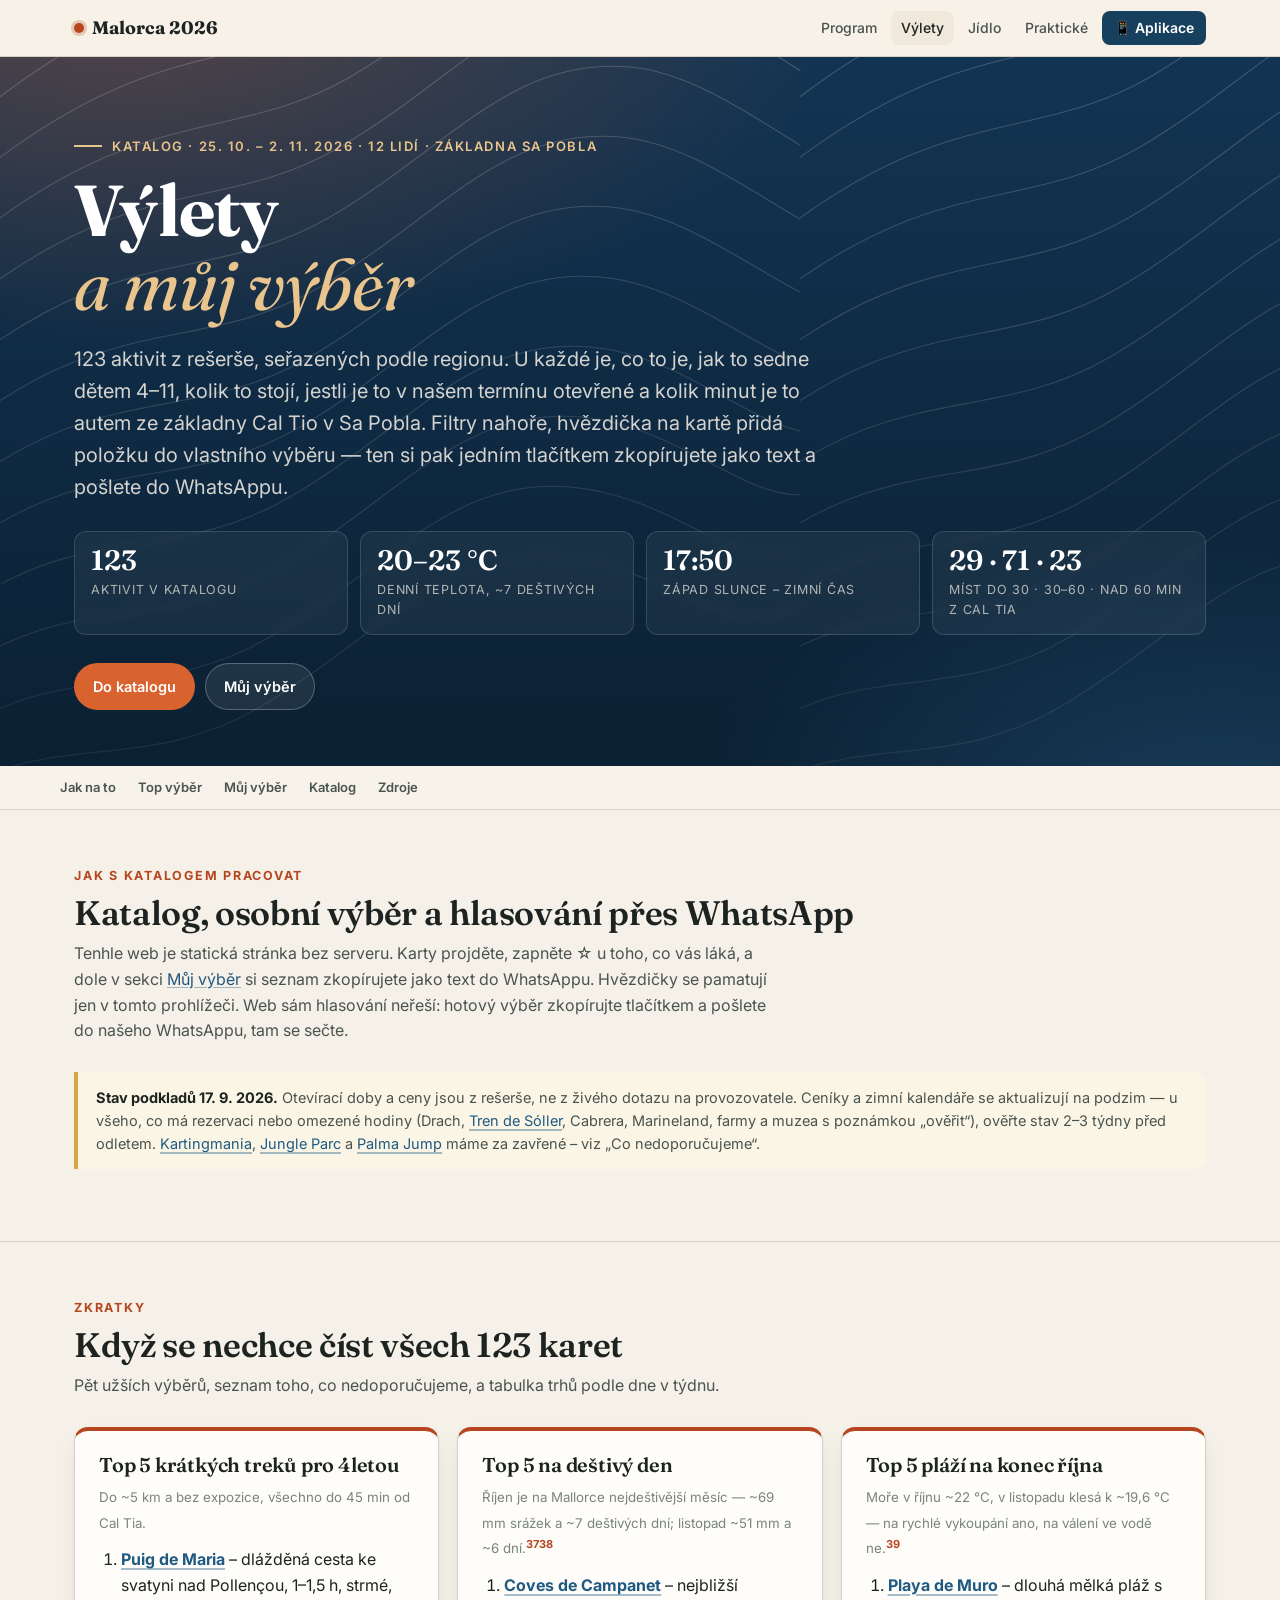
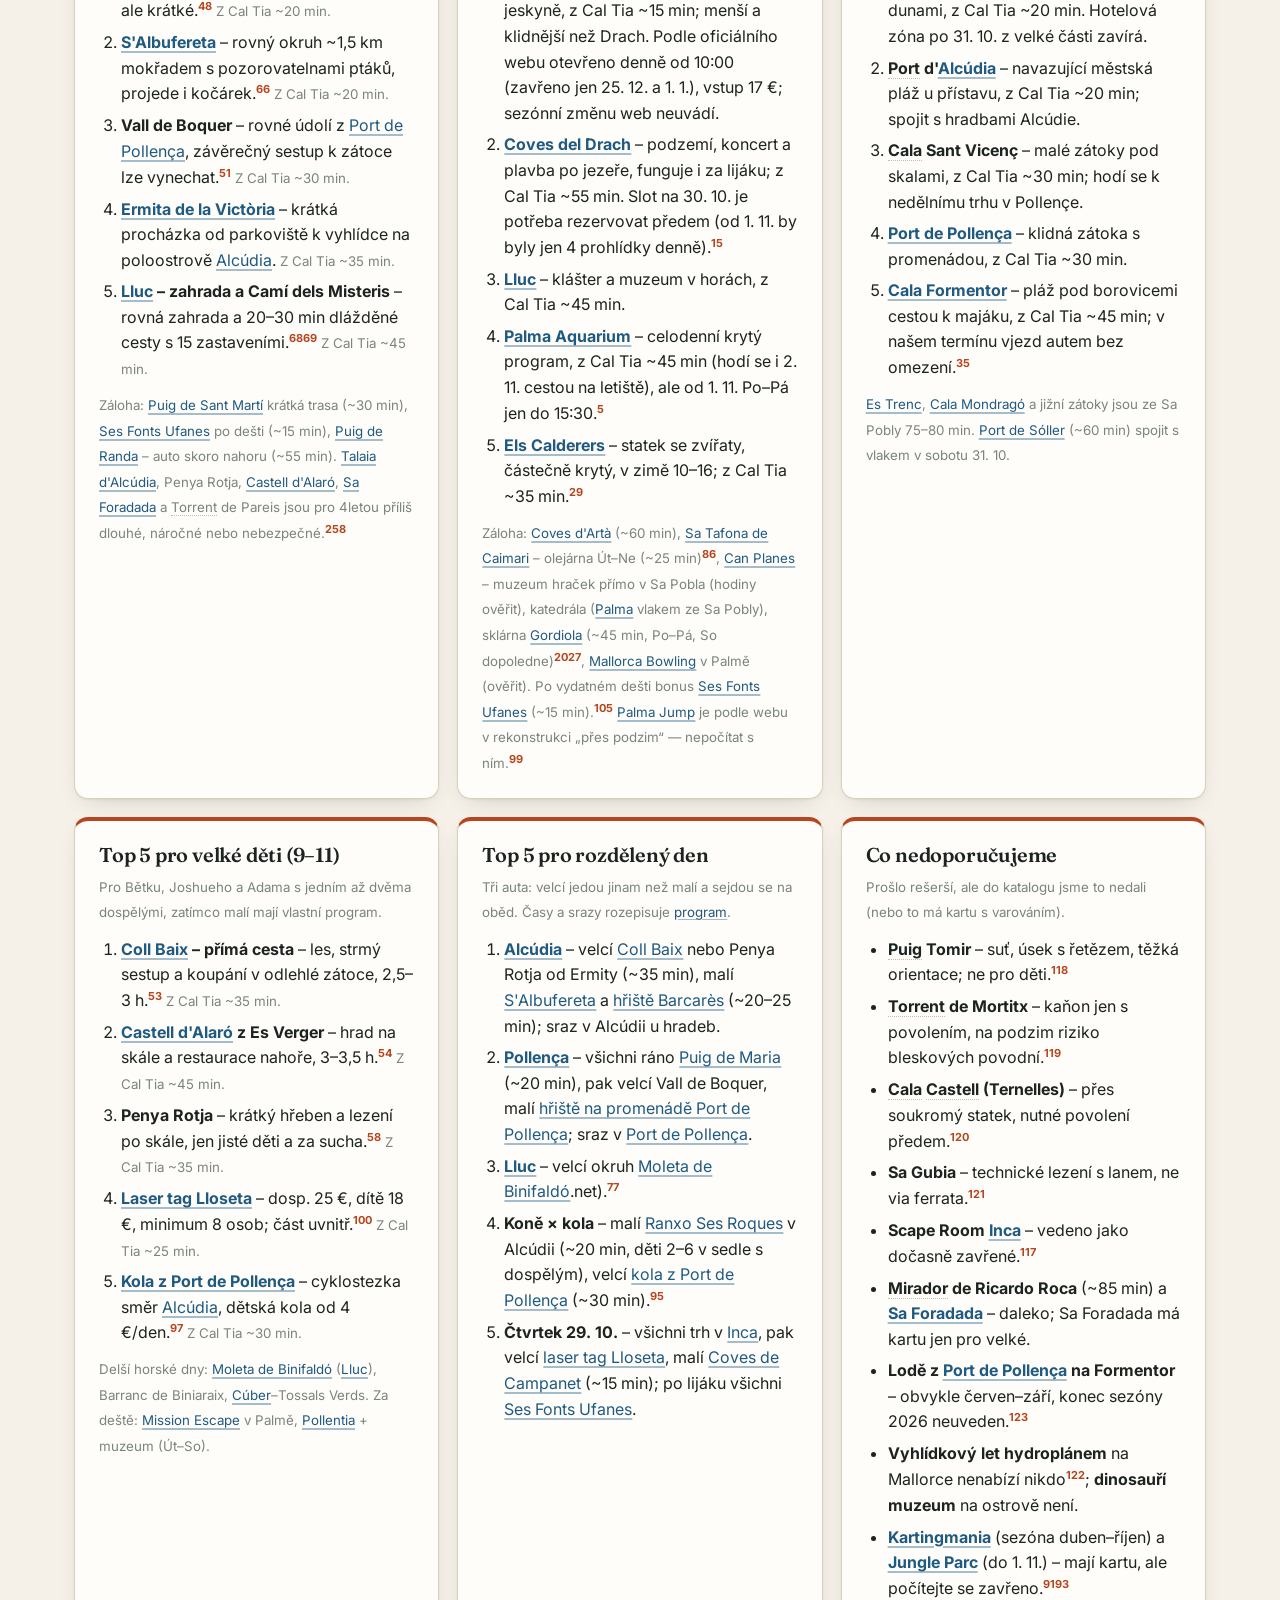
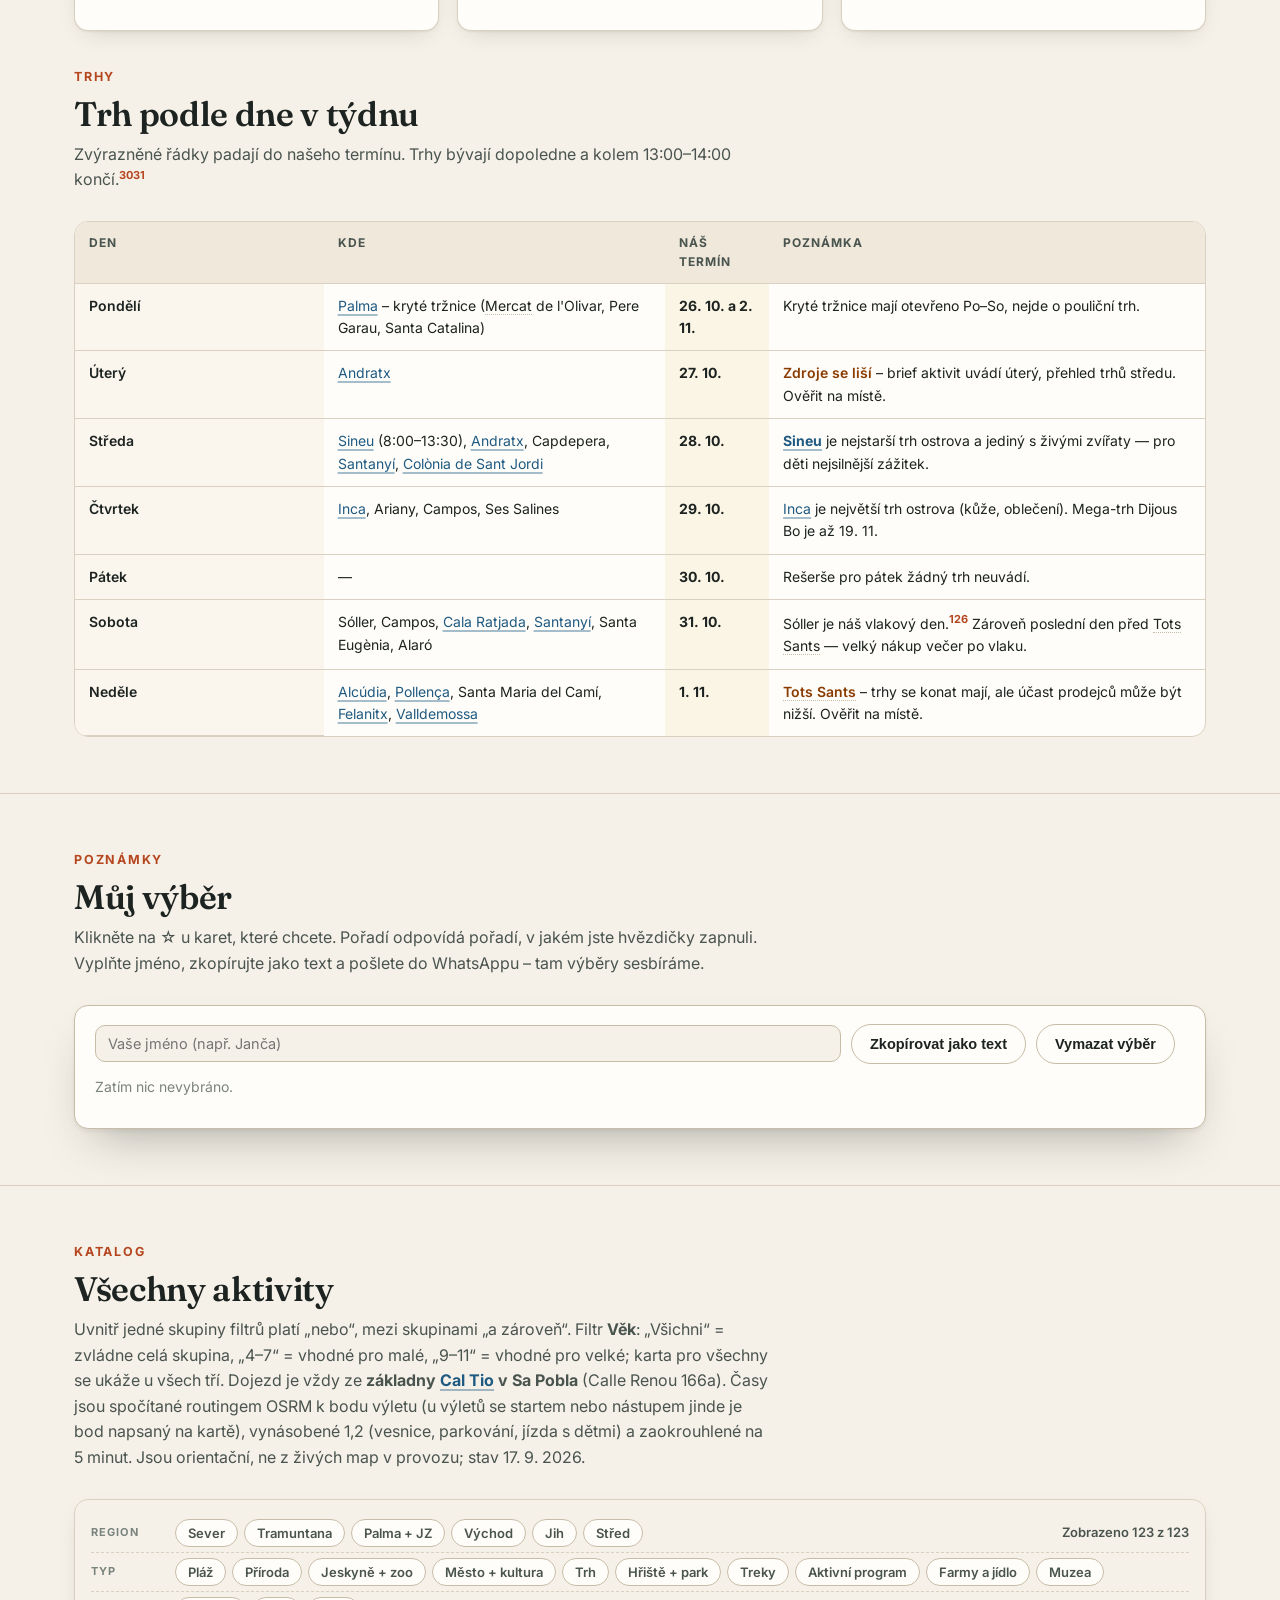
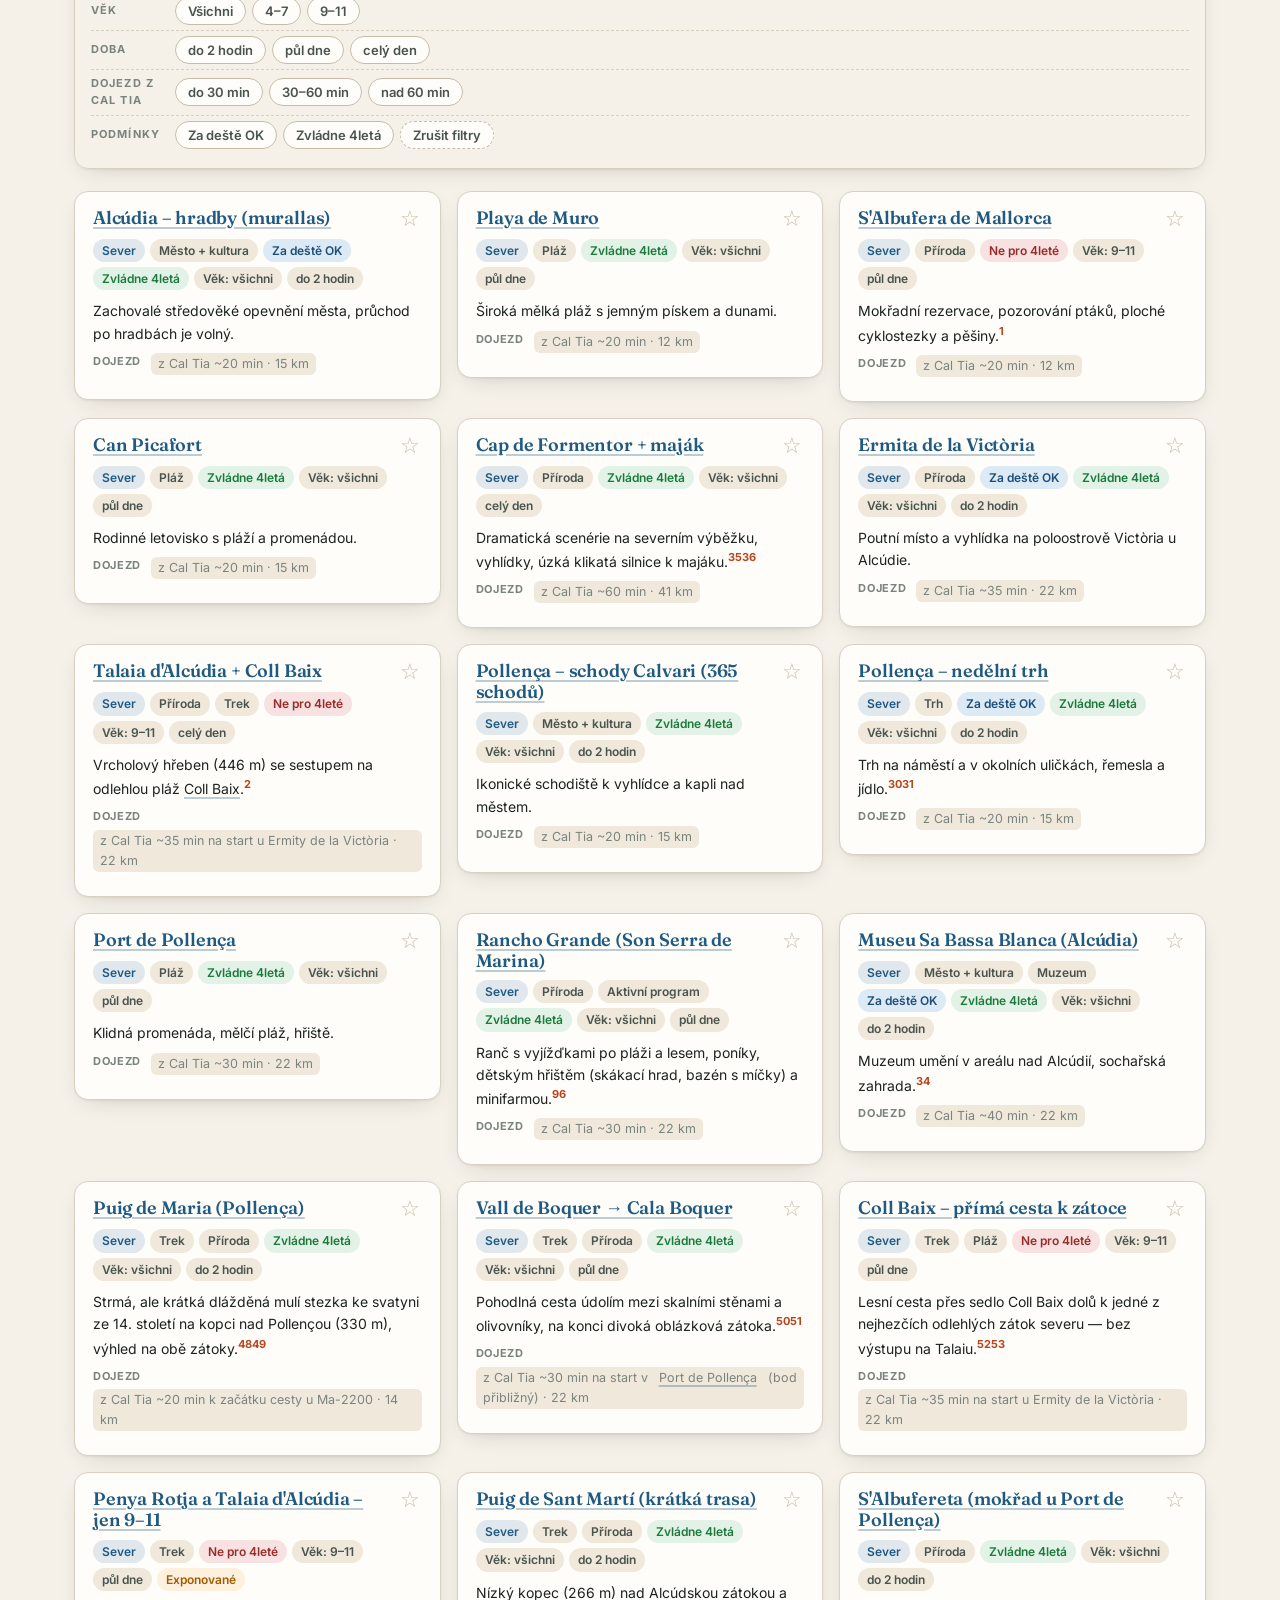
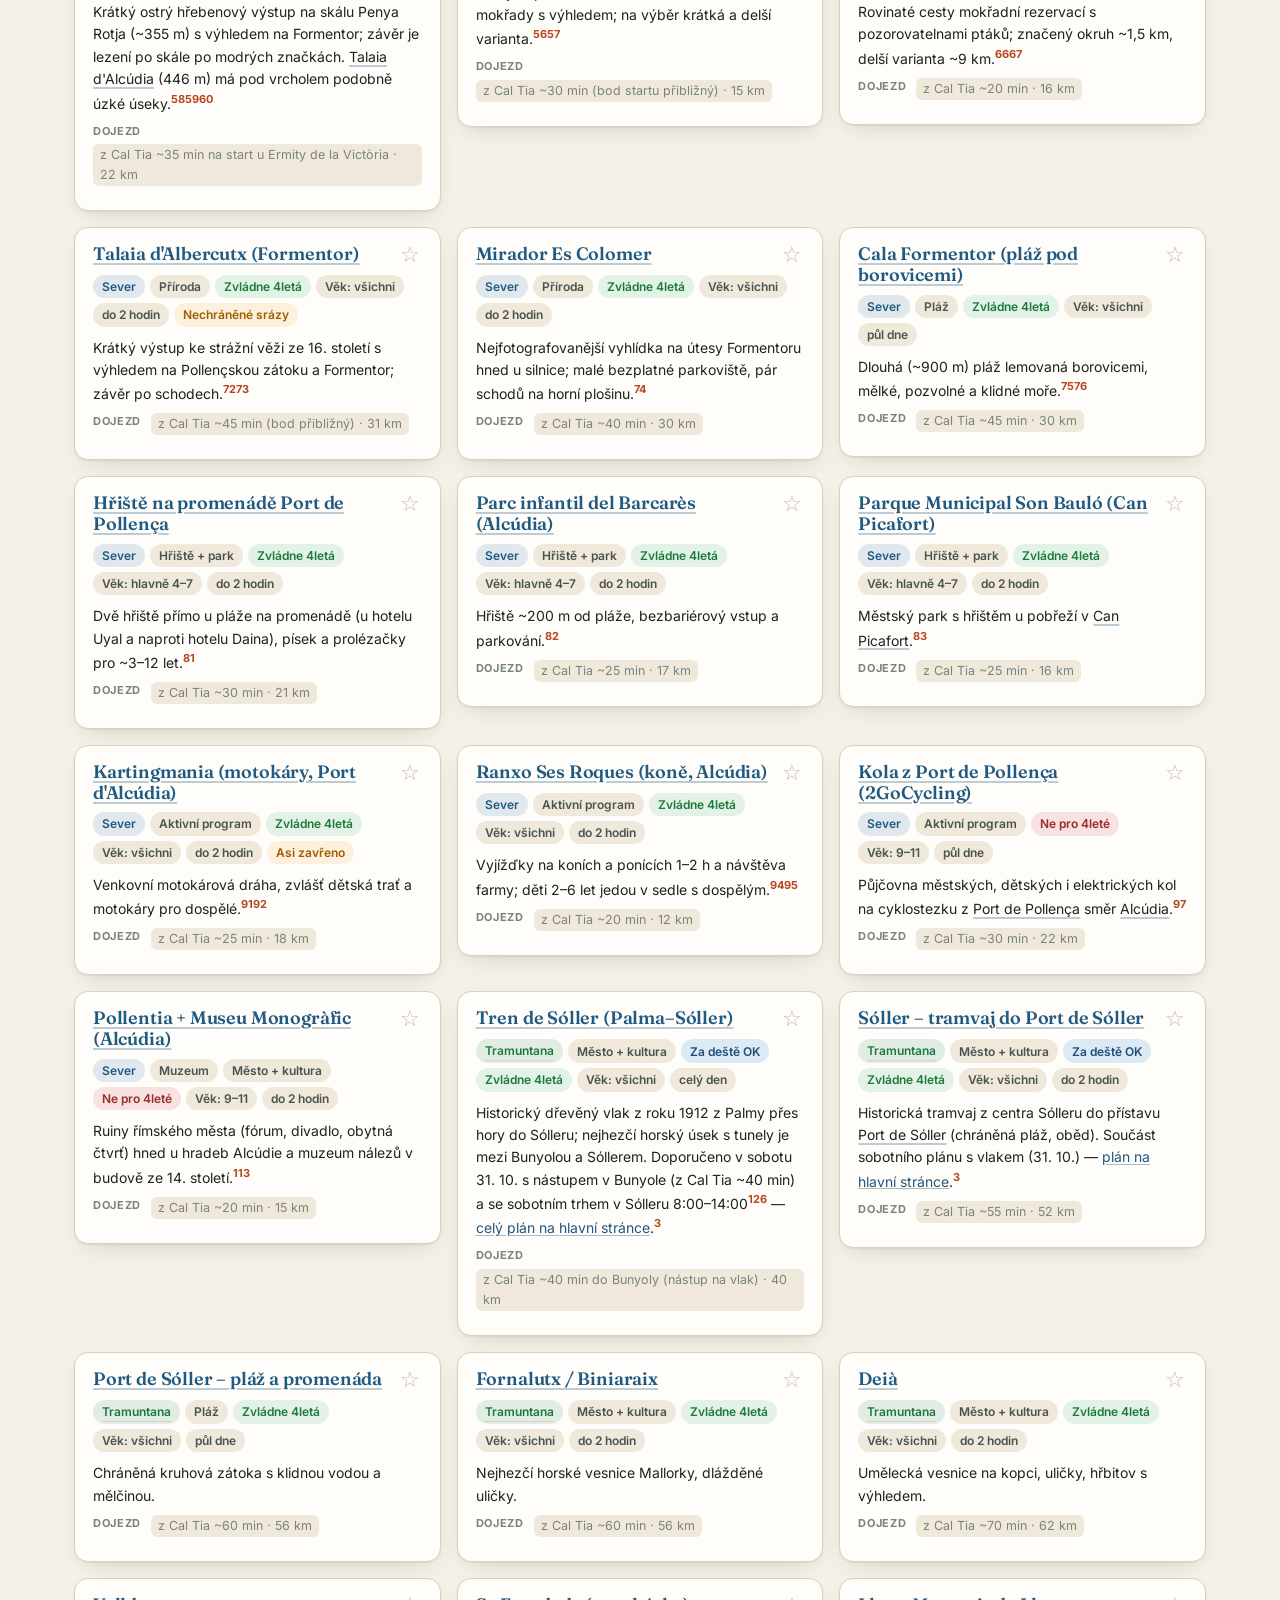
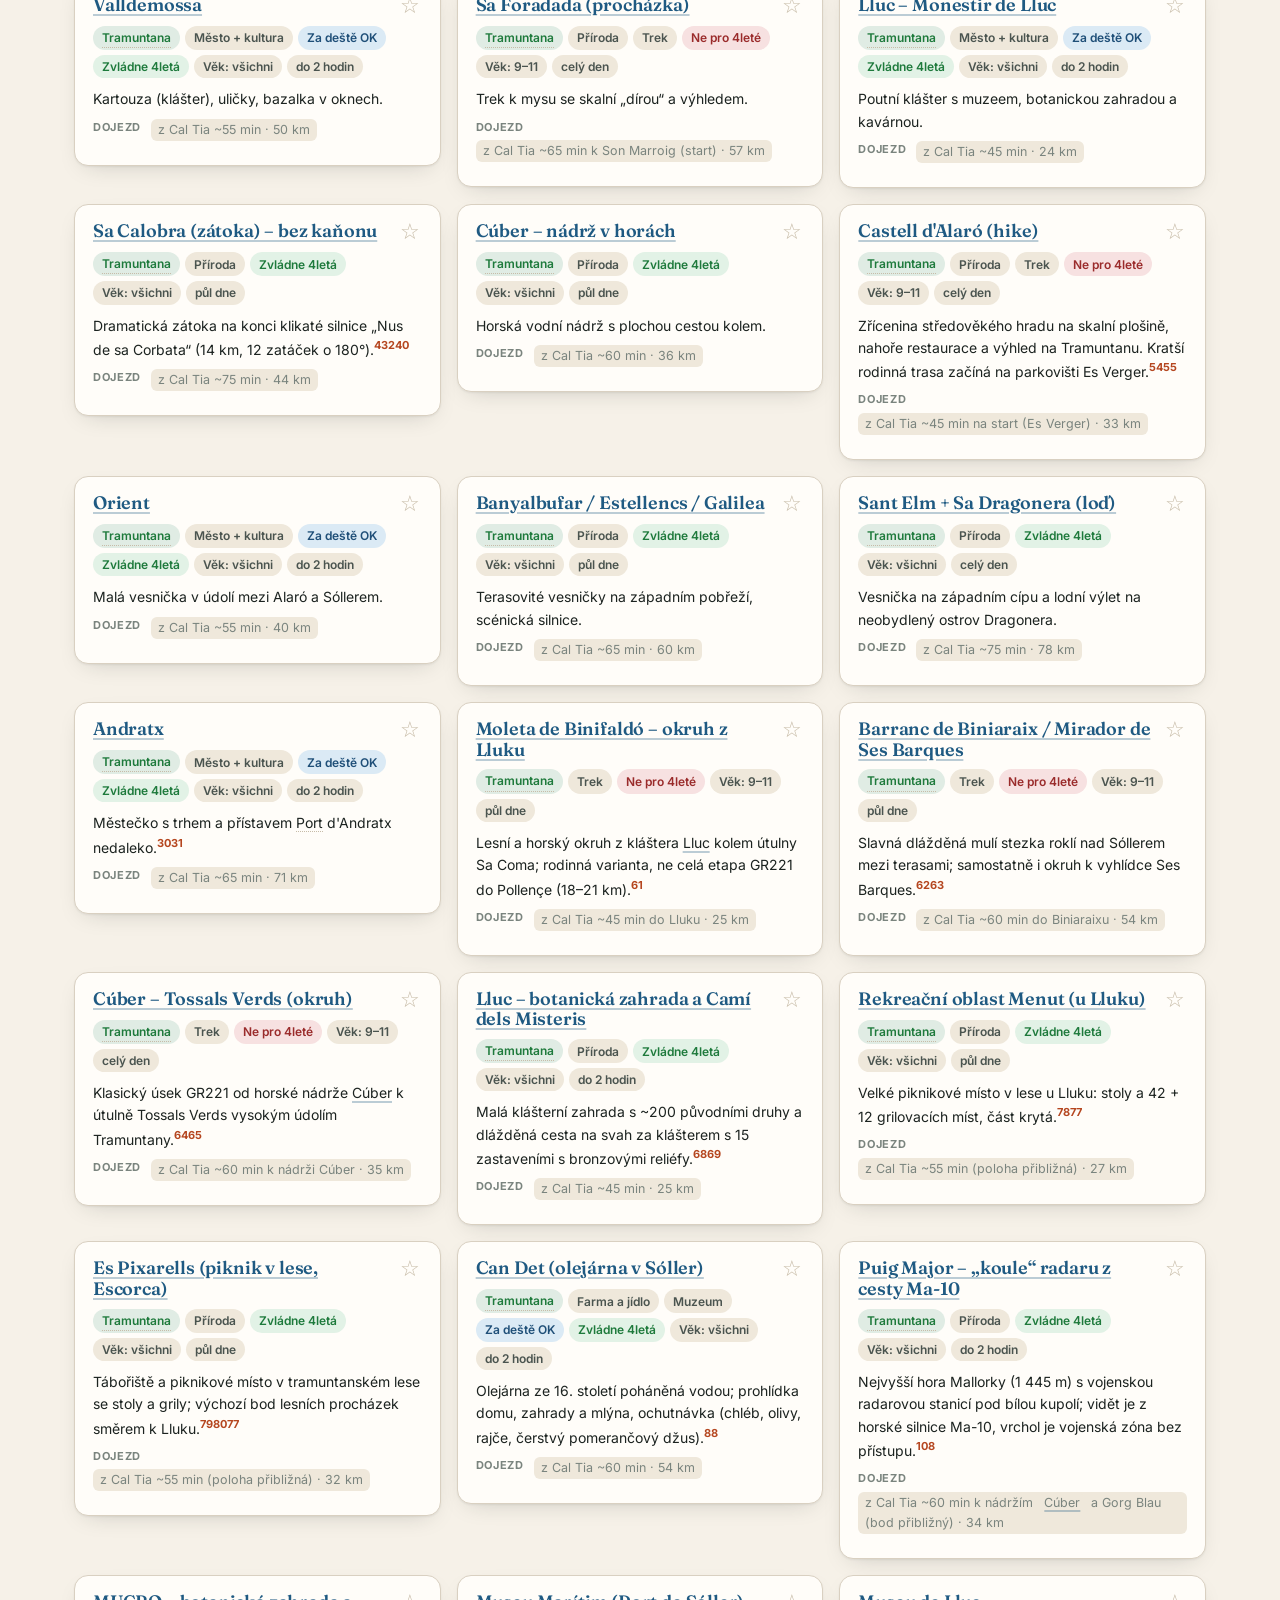
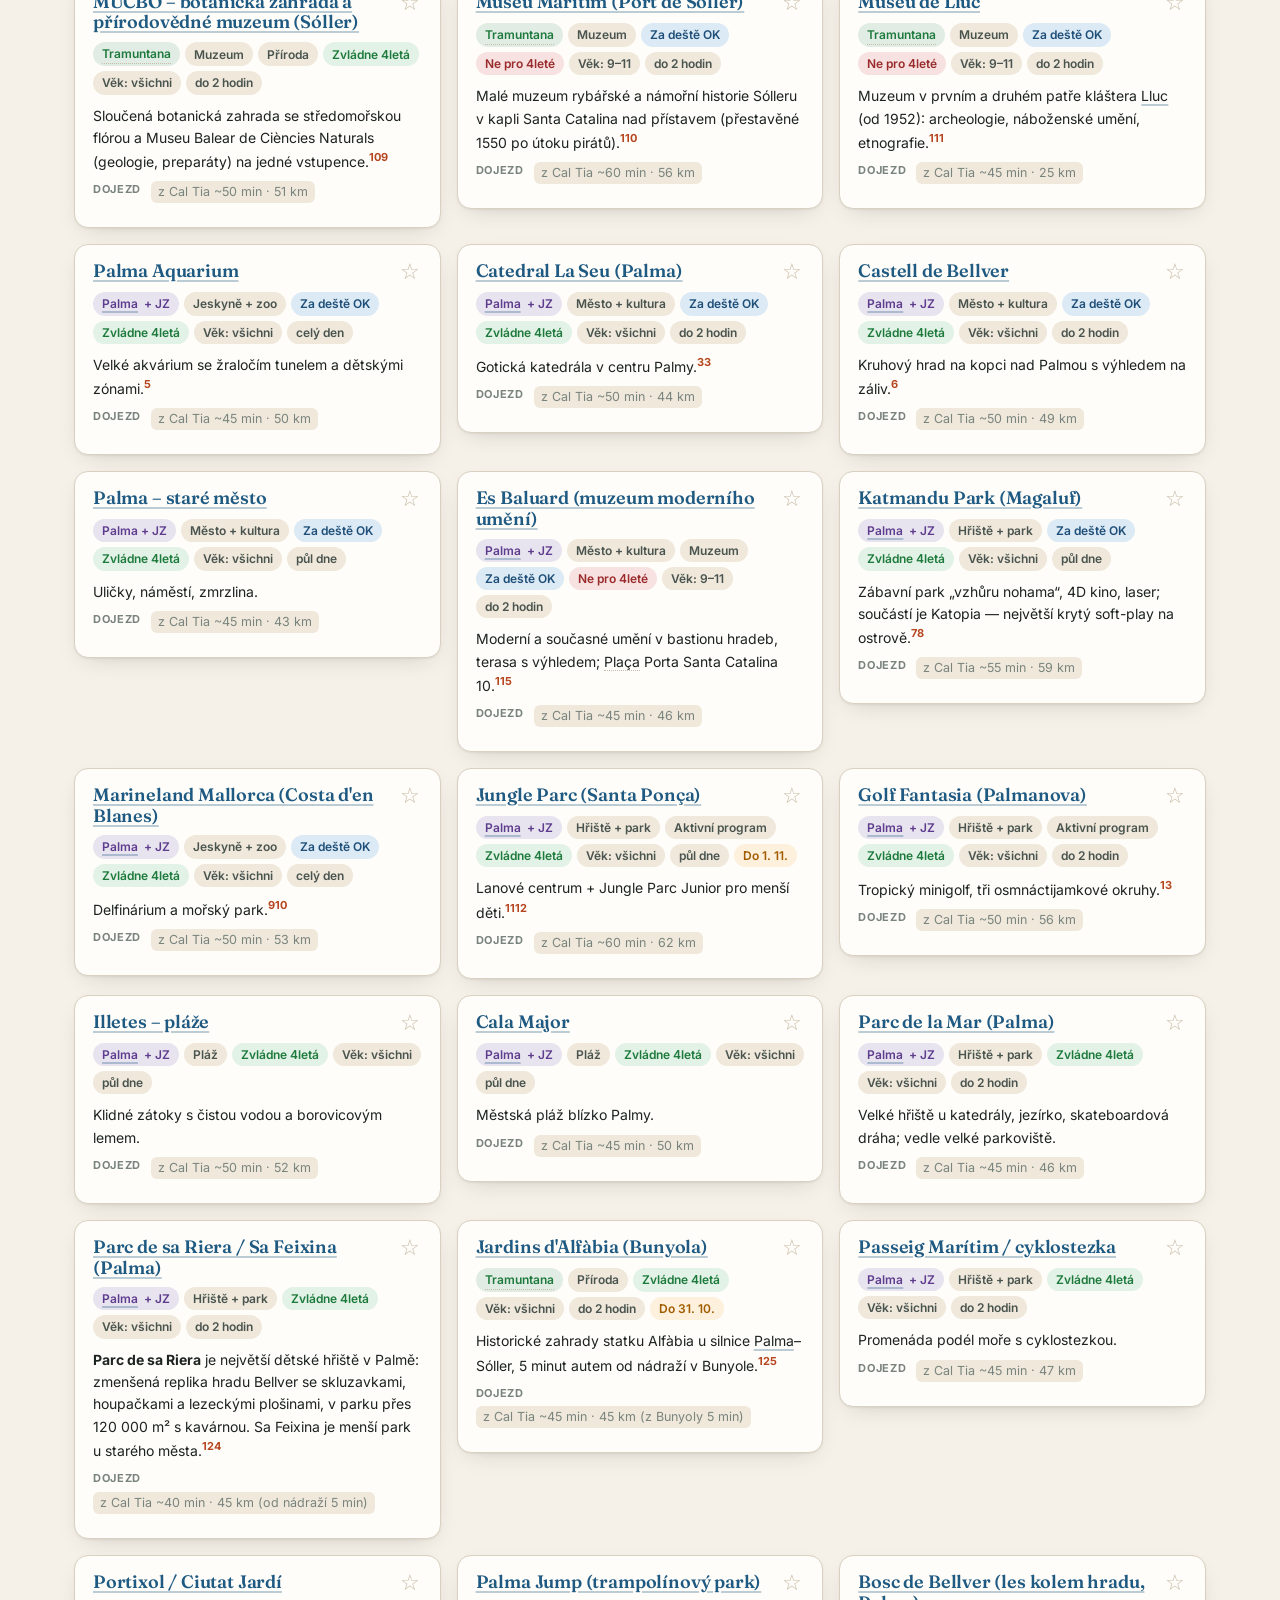
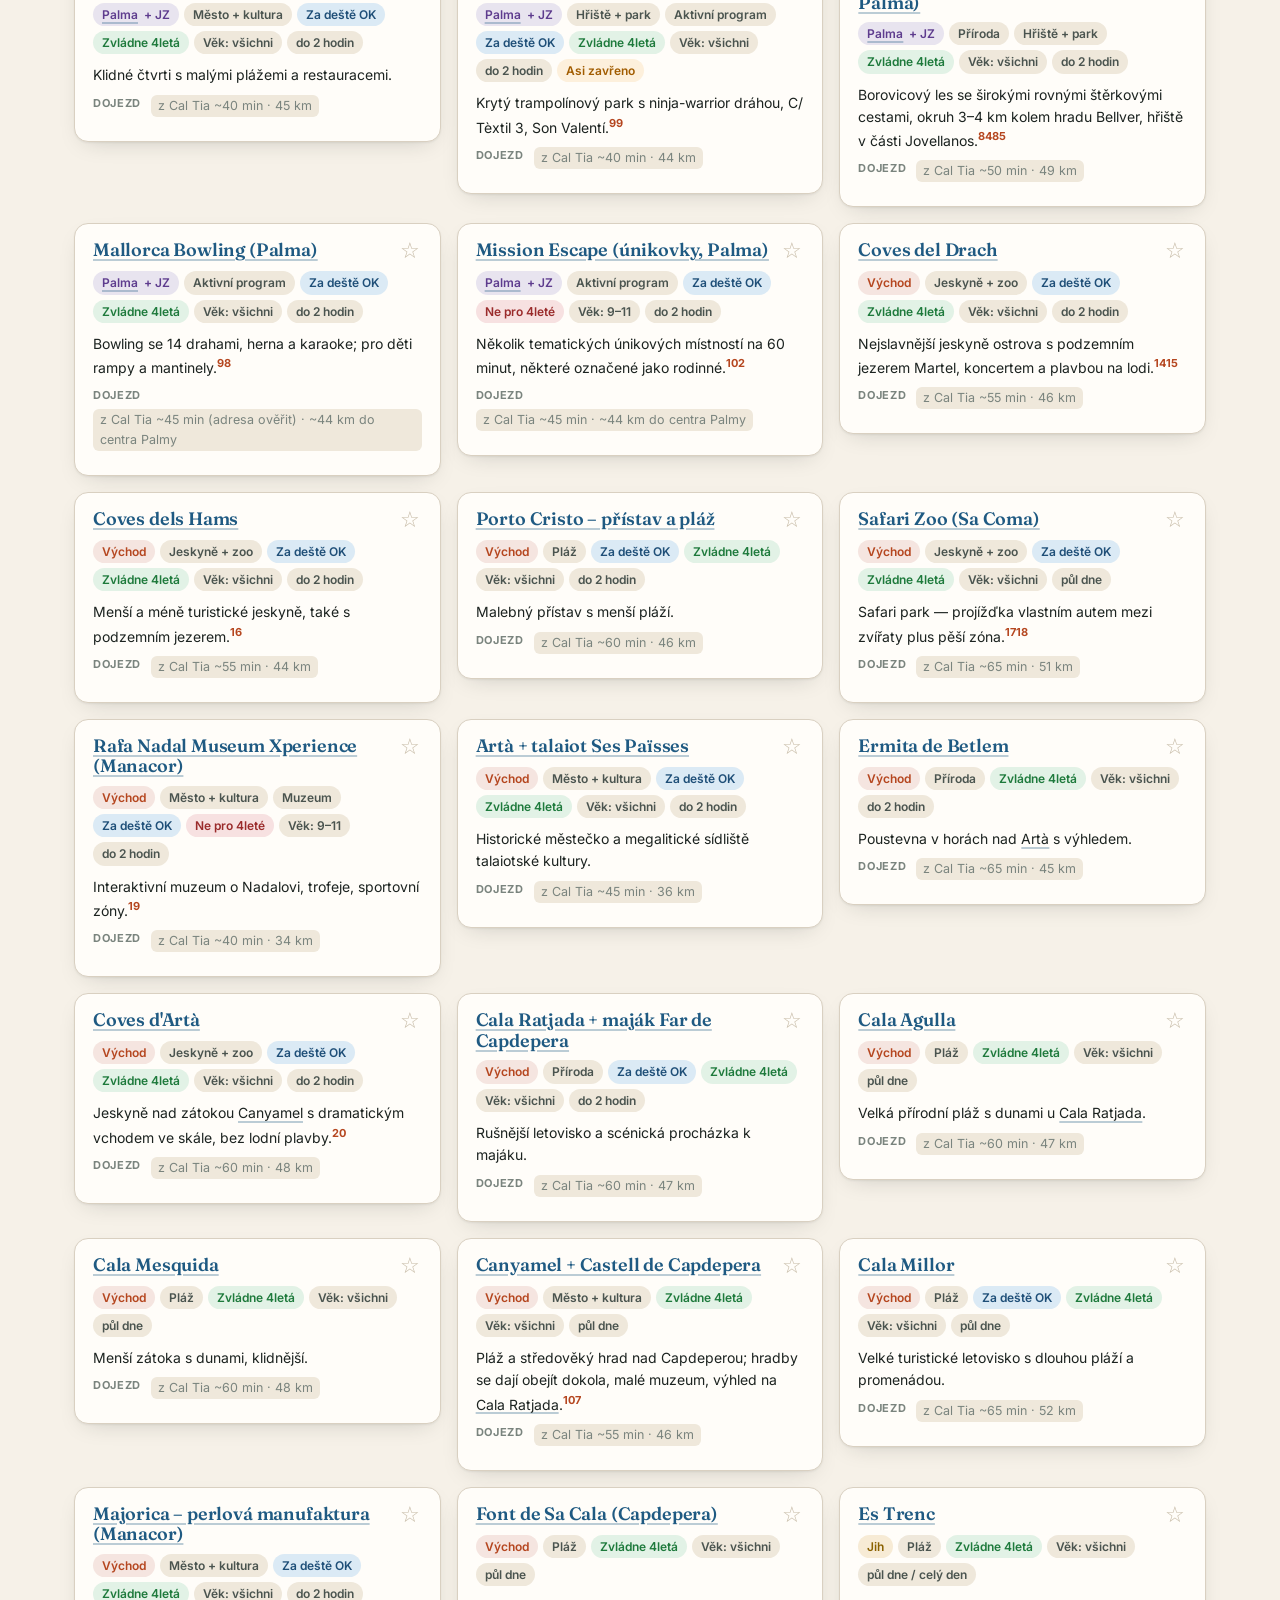
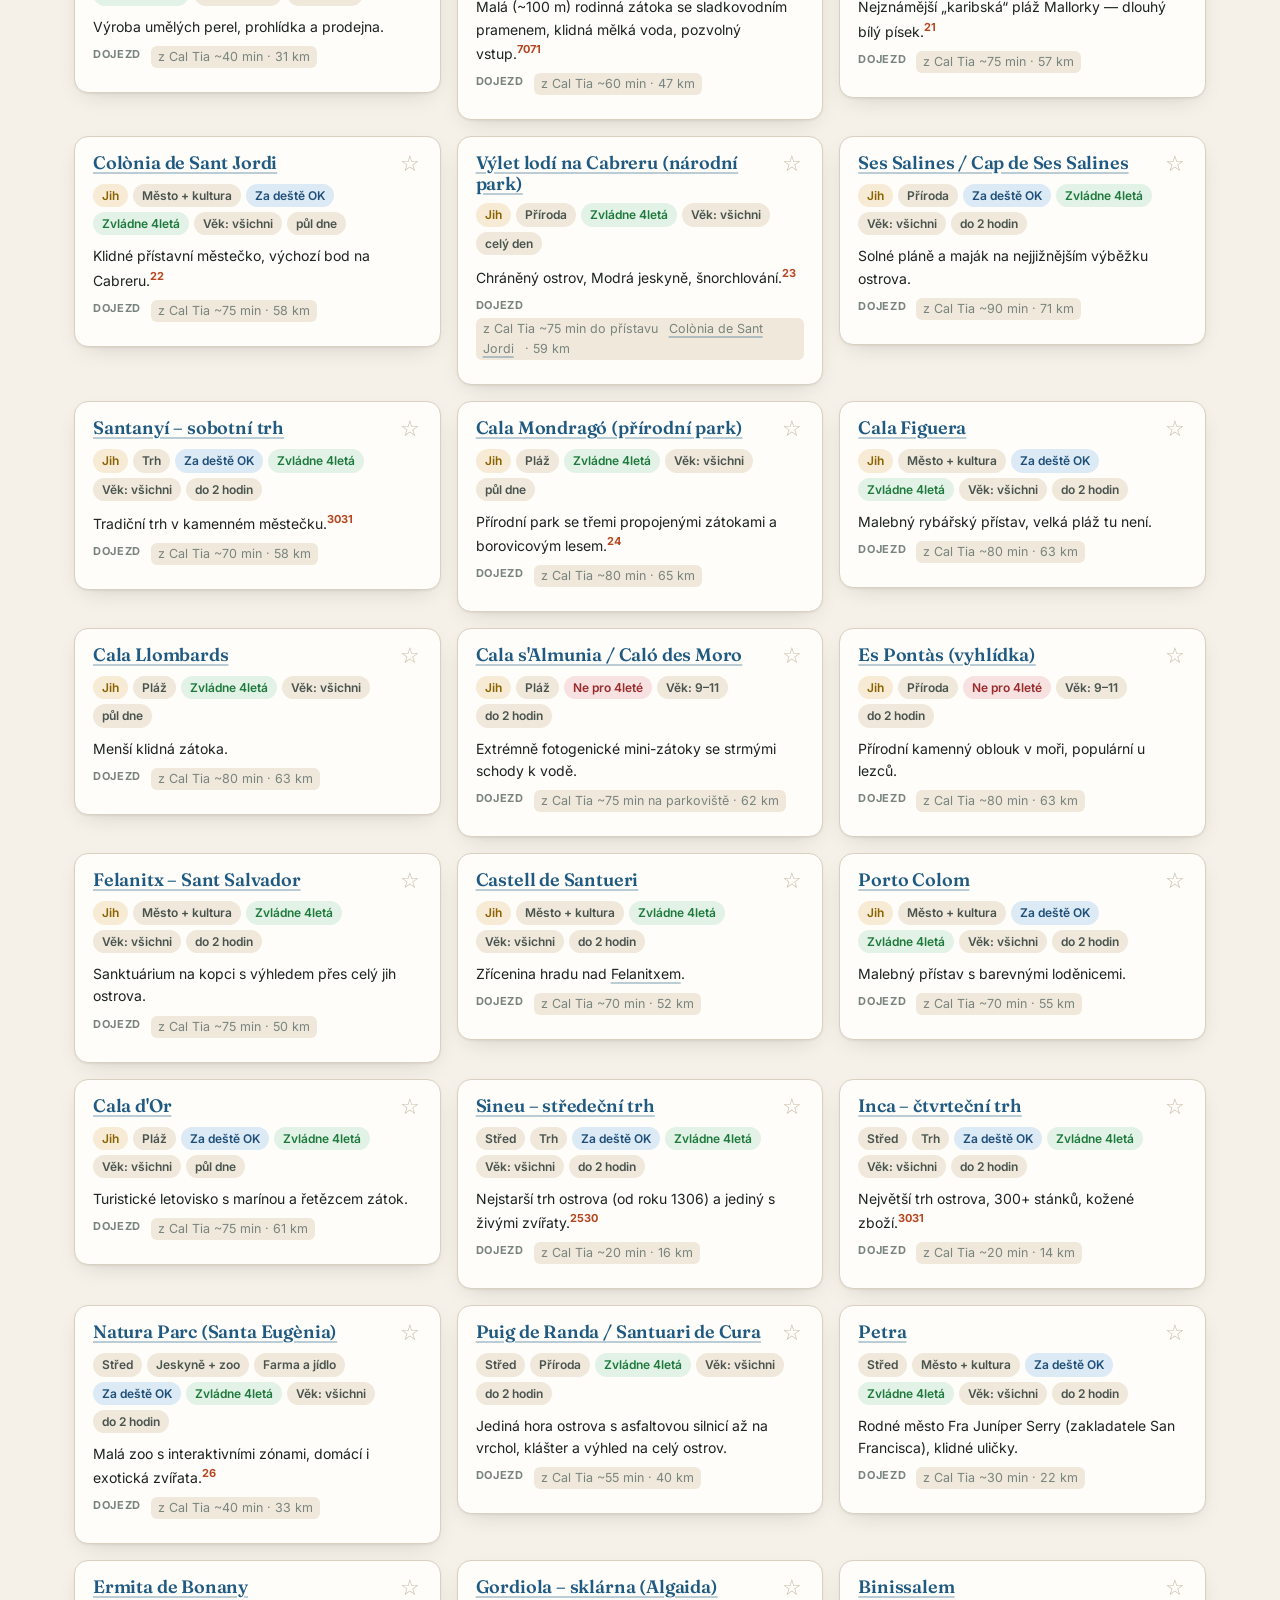
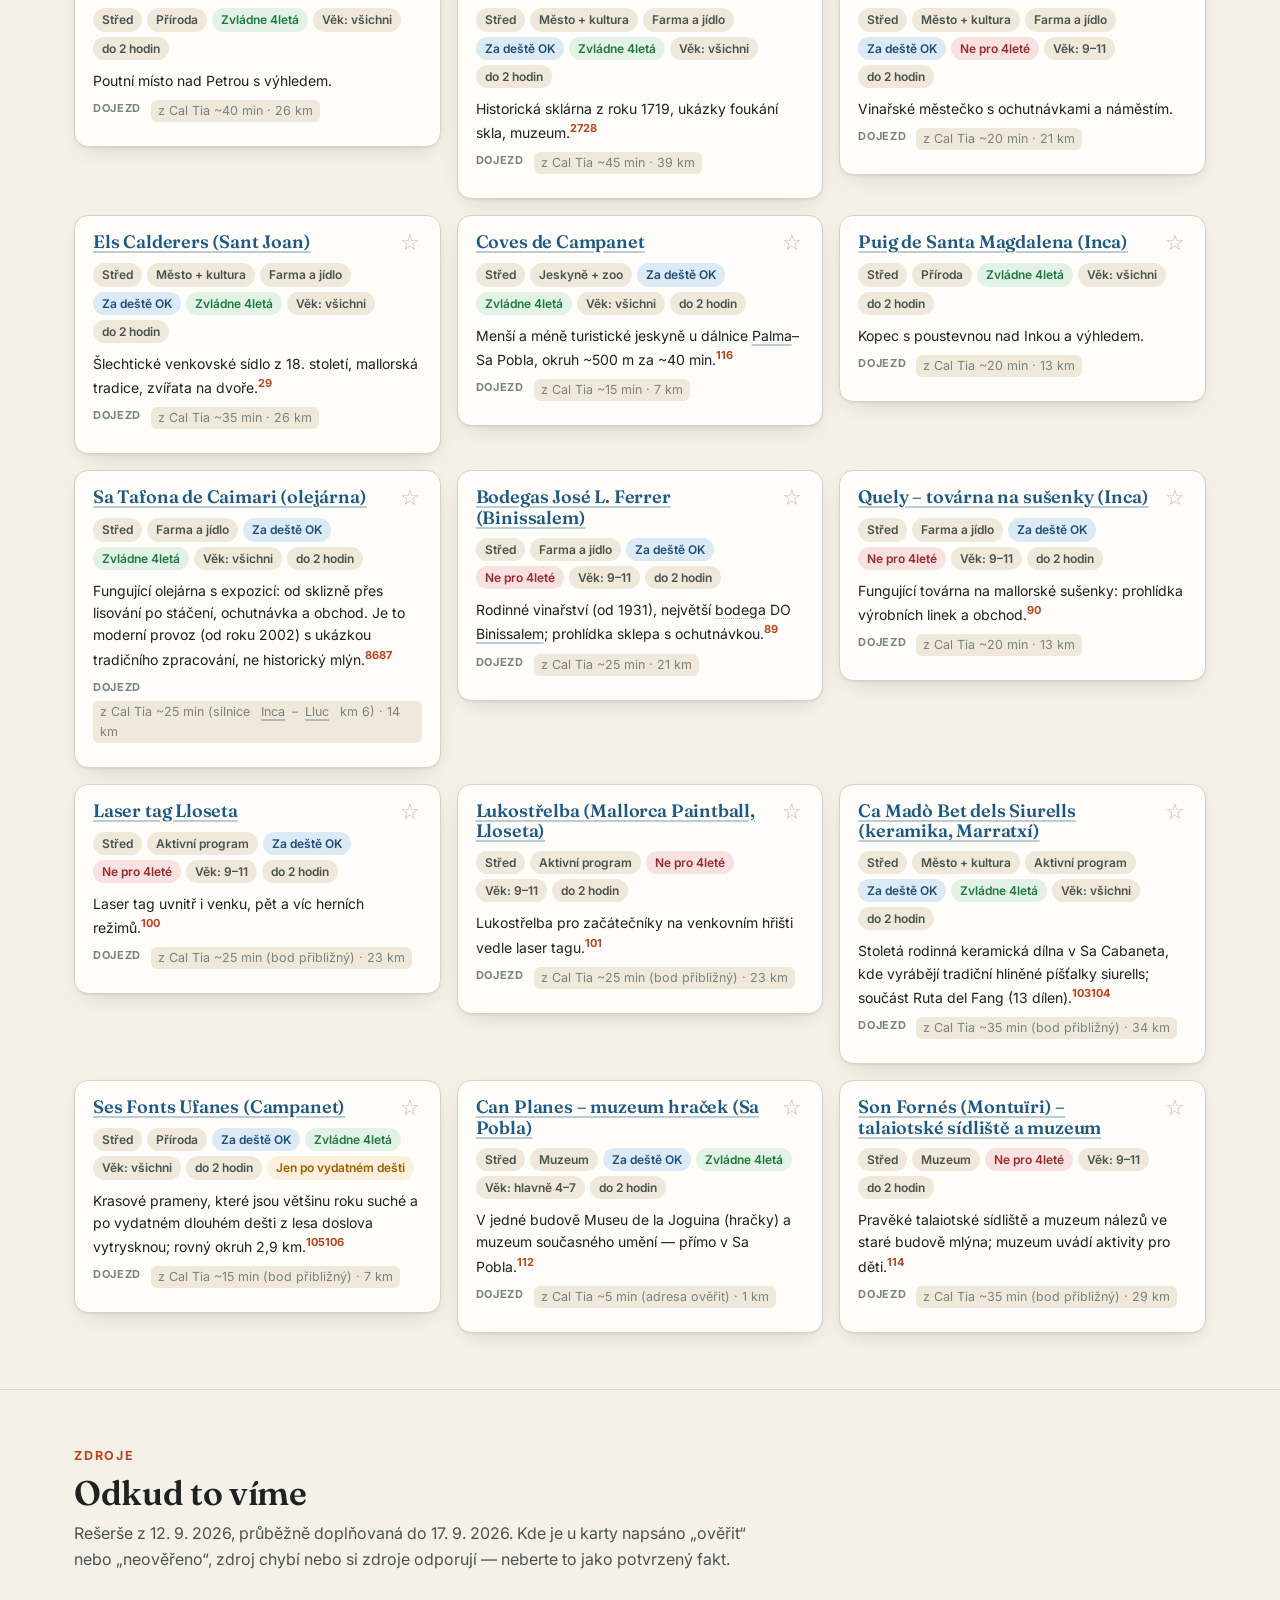
<file: vylety.html>
<!DOCTYPE html>
<html lang="cs">
<head>
<meta charset="utf-8">
<meta name="viewport" content="width=device-width, initial-scale=1">
<link rel="manifest" href="manifest.webmanifest">
<meta name="theme-color" content="#1f5a82">
<link rel="apple-touch-icon" href="assets/apple-touch-icon.png">
<meta name="apple-mobile-web-app-capable" content="yes">
<meta name="mobile-web-app-capable" content="yes">
<meta name="apple-mobile-web-app-title" content="Malorca 2026">
<title>Malorca 2026 – Katalog výletů</title>
<meta name="description" content="123 výletů a aktivit na Mallorce pro 5 dospělých a 7 dětí od 25. 10. do 2. 11. 2026: filtry podle regionu, typu, počasí, věku dětí a dojezdu ze základny Cal Tio v Sa Pobla, plus osobní poznámkový výběr.">
<link rel="icon" href="data:image/svg+xml,<svg xmlns='http://www.w3.org/2000/svg' viewBox='0 0 100 100'><circle cx='50' cy='50' r='46' fill='%2317405e'/><circle cx='50' cy='36' r='13' fill='%23f4efe6'/><path d='M12 66q12-9 24 0t24 0 24 0 16-4' stroke='%23f4efe6' stroke-width='7' fill='none' stroke-linecap='round'/></svg>">
<link rel="stylesheet" href="assets/style.css">
<style>
/* ---------- malorca: vylety ---------- */
.filters { position: sticky; top: 56px; z-index: 900; background: rgba(246,241,232,.94); backdrop-filter: saturate(180%) blur(10px); border: 1px solid var(--line); border-radius: var(--radius); padding: 14px 16px; margin-bottom: 22px; box-shadow: var(--shadow); }
.fgroup { display: flex; flex-wrap: wrap; gap: 6px; align-items: center; padding: 5px 0; }
.fgroup + .fgroup { border-top: 1px dashed var(--line); }
.fgroup > b { font-size: 11px; font-weight: 700; letter-spacing: .1em; text-transform: uppercase; color: var(--muted); width: 78px; flex: none; }
.fb { border: 1px solid var(--line-2); background: var(--card); border-radius: 999px; padding: 5px 12px; font: 600 13px var(--font-body); color: var(--ink-2); cursor: pointer; transition: all .12s; }
.fb:hover { border-color: var(--ink-2); }
.fb.on { background: var(--forest); border-color: var(--forest); color: #fff; }
.fb.clear { border-style: dashed; }
.fcount { margin-left: auto; font-size: 13px; font-weight: 600; color: var(--ink-2); white-space: nowrap; }
.catalogue { display: grid; grid-template-columns: repeat(3, 1fr); gap: 16px; align-items: start; }
@media (max-width: 1080px) { .catalogue { grid-template-columns: repeat(2, 1fr); } }
@media (max-width: 700px) { .catalogue { grid-template-columns: 1fr; } .filters { position: static; } .fgroup > b { width: 100%; } }
.act { background: var(--card); border: 1px solid var(--line); border-radius: var(--radius); padding: 16px 18px; box-shadow: var(--shadow); font-size: 14px; }
.act.picked { border-color: var(--sand); box-shadow: 0 0 0 2px color-mix(in srgb, var(--sand) 45%, transparent), var(--shadow); }
.act-head { display: flex; gap: 10px; align-items: flex-start; }
.act-head h3 { font-size: 18px; flex: 1; }
.star { border: 0; background: none; font-size: 22px; line-height: 1; cursor: pointer; color: var(--line-2); padding: 0 2px; flex: none; transition: transform .12s, color .12s; }
.star:hover { transform: scale(1.15); color: var(--sand); }
.star[aria-pressed="true"] { color: var(--sand); }
.act-pills { display: flex; flex-wrap: wrap; gap: 5px; margin: 9px 0 10px; }
.act .what { color: var(--ink); margin-bottom: 8px; }
.act .kids { color: var(--ink-2); font-size: 13.5px; }
.act .facts { display: grid; gap: 5px; margin: 10px 0; padding: 10px 0; border-top: 1px dashed var(--line); border-bottom: 1px dashed var(--line); font-size: 13px; }
.act .facts div { display: grid; grid-template-columns: 96px 1fr; gap: 8px; }
.act .facts dt { font-size: 11px; font-weight: 700; letter-spacing: .06em; text-transform: uppercase; color: var(--muted); padding-top: 2px; }
.act .facts dd { margin: 0; color: var(--ink-2); }
.act .drive { display: flex; flex-wrap: wrap; gap: 4px 10px; font-size: 12.5px; color: var(--muted); margin-bottom: 8px; }
.act .drive b { font-size: 11px; letter-spacing: .06em; text-transform: uppercase; }
.act .drive span { background: var(--paper-2); border-radius: 6px; padding: 1px 7px; }
.act .verdict-line { margin: 0; font-size: 13.5px; color: var(--ink-2); }
.act .verdict-line b { color: var(--ink); }
.pill.r-sever { background: color-mix(in srgb, var(--A) 14%, white); color: var(--A); }
.pill.r-tramuntana { background: color-mix(in srgb, var(--C) 14%, white); color: var(--C); }
.pill.r-palma { background: color-mix(in srgb, var(--Dd) 14%, white); color: var(--Dd); }
.pill.r-vychod { background: color-mix(in srgb, var(--B) 14%, white); color: var(--B); }
.pill.r-jih { background: color-mix(in srgb, var(--sand) 22%, white); color: #8a6200; }
.pill.r-stred { background: var(--paper-2); color: var(--ink-2); }
.empty { grid-column: 1 / -1; text-align: center; color: var(--muted); padding: 40px 0; }
/* shortlist */
.sl { background: var(--card); border: 1px solid var(--line-2); border-radius: var(--radius); box-shadow: var(--shadow-lg); padding: 18px 20px; }
.sl .row { display: flex; flex-wrap: wrap; gap: 10px; align-items: center; margin-bottom: 12px; }
.sl input[type=text] { flex: 1; min-width: 180px; border: 1px solid var(--line-2); border-radius: 10px; padding: 9px 12px; font: 400 14.5px var(--font-body); background: var(--paper); color: var(--ink); }
.sl ol { padding-left: 22px; margin: 0 0 14px; }
.sl li { display: flex; gap: 8px; align-items: baseline; }
.sl li span { flex: 1; }
.sl li button { border: 0; background: none; color: var(--bad); cursor: pointer; font: 700 13px var(--font-body); padding: 0 4px; }
.sl .none { color: var(--muted); font-size: 14px; }
.sl .msg { font-size: 13px; color: var(--ok); font-weight: 600; min-height: 18px; }
.sl textarea { width: 100%; min-height: 120px; border: 1px solid var(--line-2); border-radius: 10px; padding: 10px 12px; font: 400 13px var(--font-body); background: var(--paper); color: var(--ink); margin-top: 10px; }
.mk { width: 100%; }
.mk td.hi { background: #fbf5e6; }
</style>
</head>
<body>

<header class="nav">
  <div class="wrap">
    <a class="brand" href="index.html"><span class="dot"></span>Malorca 2026</a>
    <nav>
      <a href="index.html">Program</a>
      <a href="vylety.html" class="active">Výlety</a>
      <a href="jidlo.html">Jídlo</a>
      <a href="prakticke.html">Praktické</a>
      <button class="cta" type="button" data-pwa-help>📱 Aplikace</button>
    </nav>
  </div>
</header>

<div class="hero" id="top">
  <div class="wrap">
    <div class="eyebrow">Katalog · 25. 10. – 2. 11. 2026 · 12 lidí · základna Sa Pobla</div>
    <h1>Výlety<br><em>a můj výběr</em></h1>
    <p class="lead">123 aktivit z rešerše, seřazených podle regionu. U každé je, co to je, jak to sedne dětem 4–11, kolik to stojí, jestli je to v našem termínu otevřené a kolik minut je to autem ze základny Cal Tio v Sa Pobla. Filtry nahoře, hvězdička na kartě přidá položku do vlastního výběru — ten si pak jedním tlačítkem zkopírujete jako text a pošlete do WhatsAppu.</p>
    <div class="stats">
      <div class="stat"><b>123</b><span>aktivit v katalogu</span></div>
      <div class="stat"><b>20–23 °C</b><span>denní teplota, ~7 deštivých dní</span></div>
      <div class="stat"><b>17:50</b><span>západ slunce – zimní čas</span></div>
      <div class="stat"><b>29 · 71 · 23</b><span>míst do 30 · 30–60 · nad 60 min z Cal Tia</span></div>
    </div>
    <div class="actions">
      <a class="btn primary" href="#katalog">Do katalogu</a>
      <a class="btn ghost" href="#shortlist">Můj výběr</a>
    </div>
  </div>
</div>

<div class="subnav"><div class="wrap"><a href="#jak">Jak na to</a><a href="#top5">Top výběr</a><a href="#shortlist">Můj výběr</a><a href="#katalog">Katalog</a><a href="#zdroje">Zdroje</a></div></div>

<section id="jak">
  <div class="wrap">
    <div class="sec-head">
      <div>
        <span class="kicker">Jak s katalogem pracovat</span>
        <h2>Katalog, osobní výběr a hlasování přes WhatsApp</h2>
        <p>Tenhle web je statická stránka bez serveru. Karty projděte, zapněte ☆ u toho, co vás láká, a dole v sekci <a href="#shortlist">Můj výběr</a> si seznam zkopírujete jako text do WhatsAppu. Hvězdičky se pamatují jen v tomto prohlížeči. Web sám hlasování neřeší: hotový výběr zkopírujte tlačítkem a pošlete do našeho WhatsAppu, tam se sečte.</p>
      </div>
    </div>
    <div class="callout"><b>Stav podkladů 17. 9. 2026.</b> Otevírací doby a ceny jsou z rešerše, ne z živého dotazu na provozovatele. Ceníky a zimní kalendáře se aktualizují na podzim — u všeho, co má rezervaci nebo omezené hodiny (Drach, Tren de Sóller, Cabrera, Marineland, farmy a muzea s poznámkou „ověřit“), ověřte stav 2–3 týdny před odletem. Kartingmania, Jungle Parc a Palma Jump máme za zavřené – viz „Co nedoporučujeme“.</div>
  </div>
</section>

<section id="top5">
  <div class="wrap">
    <div class="sec-head">
      <div>
        <span class="kicker">Zkratky</span>
        <h2>Když se nechce číst všech 123 karet</h2>
        <p>Pět užších výběrů, seznam toho, co nedoporučujeme, a tabulka trhů podle dne v týdnu.</p>
      </div>
    </div>
    <div class="grid c3">
      <div class="card accent">
        <h3>Top 5 krátkých treků pro 4letou</h3>
        <p><small>Do ~5 km a bez expozice, všechno do 45 min od Cal Tia.</small></p>
        <ol style="margin-bottom:0">
          <li><b>Puig de Maria</b> – dlážděná cesta ke svatyni nad Pollençou, 1–1,5 h, strmé, ale krátké.<sup class="cite"><a href="#src-48">48</a></sup> <small>Z Cal Tia ~20 min.</small></li>
          <li><b>S'Albufereta</b> – rovný okruh ~1,5 km mokřadem s pozorovatelnami ptáků, projede i kočárek.<sup class="cite"><a href="#src-66">66</a></sup> <small>Z Cal Tia ~20 min.</small></li>
          <li><b>Vall de Boquer</b> – rovné údolí z Port de Pollença, závěrečný sestup k zátoce lze vynechat.<sup class="cite"><a href="#src-51">51</a></sup> <small>Z Cal Tia ~30 min.</small></li>
          <li><b>Ermita de la Victòria</b> – krátká procházka od parkoviště k vyhlídce na poloostrově Alcúdia. <small>Z Cal Tia ~35 min.</small></li>
          <li><b>Lluc – zahrada a Camí dels Misteris</b> – rovná zahrada a 20–30 min dlážděné cesty s 15 zastaveními.<sup class="cite"><a href="#src-68">68</a></sup><sup class="cite"><a href="#src-69">69</a></sup> <small>Z Cal Tia ~45 min.</small></li>
        </ol>
        <p style="margin-top:10px"><small>Záloha: Puig de Sant Martí krátká trasa (~30 min), Ses Fonts Ufanes po dešti (~15 min), Puig de Randa – auto skoro nahoru (~55 min). Talaia d'Alcúdia, Penya Rotja, Castell d'Alaró, Sa Foradada a Torrent de Pareis jsou pro 4letou příliš dlouhé, náročné nebo nebezpečné.<sup class="cite"><a href="#src-2">2</a></sup><sup class="cite"><a href="#src-58">58</a></sup></small></p>
      </div>
      <div class="card accent">
        <h3>Top 5 na deštivý den</h3>
        <p><small>Říjen je na Mallorce nejdeštivější měsíc — ~69 mm srážek a ~7 deštivých dní; listopad ~51 mm a ~6 dní.<sup class="cite"><a href="#src-37">37</a></sup><sup class="cite"><a href="#src-38">38</a></sup></small></p>
        <ol style="margin-bottom:0">
          <li><b>Coves de Campanet</b> – nejbližší jeskyně, z Cal Tia ~15 min; menší a klidnější než Drach. Podle oficiálního webu otevřeno denně od 10:00 (zavřeno jen 25. 12. a 1. 1.), vstup 17 €; sezónní změnu web neuvádí.</li>
          <li><b>Coves del Drach</b> – podzemí, koncert a plavba po jezeře, funguje i za lijáku; z Cal Tia ~55 min. Slot na 30. 10. je potřeba rezervovat předem (od 1. 11. by byly jen 4 prohlídky denně).<sup class="cite"><a href="#src-15">15</a></sup></li>
          <li><b>Lluc</b> – klášter a muzeum v horách, z Cal Tia ~45 min.</li>
          <li><b>Palma Aquarium</b> – celodenní krytý program, z Cal Tia ~45 min (hodí se i 2. 11. cestou na letiště), ale od 1. 11. Po–Pá jen do 15:30.<sup class="cite"><a href="#src-5">5</a></sup></li>
          <li><b>Els Calderers</b> – statek se zvířaty, částečně krytý, v zimě 10–16; z Cal Tia ~35 min.<sup class="cite"><a href="#src-29">29</a></sup></li>
        </ol>
        <p style="margin-top:10px"><small>Záloha: Coves d'Artà (~60 min), Sa Tafona de Caimari – olejárna Út–Ne (~25 min)<sup class="cite"><a href="#src-86">86</a></sup>, Can Planes – muzeum hraček přímo v Sa Pobla (hodiny ověřit), katedrála (Palma vlakem ze Sa Pobly), sklárna Gordiola (~45 min, Po–Pá, So dopoledne)<sup class="cite"><a href="#src-20">20</a></sup><sup class="cite"><a href="#src-27">27</a></sup>, Mallorca Bowling v Palmě (ověřit). Po vydatném dešti bonus Ses Fonts Ufanes (~15 min).<sup class="cite"><a href="#src-105">105</a></sup> Palma Jump je podle webu v rekonstrukci „přes podzim“ — nepočítat s ním.<sup class="cite"><a href="#src-99">99</a></sup></small></p>
      </div>
      <div class="card accent">
        <h3>Top 5 pláží na konec října</h3>
        <p><small>Moře v říjnu ~22 °C, v listopadu klesá k ~19,6 °C — na rychlé vykoupání ano, na válení ve vodě ne.<sup class="cite"><a href="#src-39">39</a></sup></small></p>
        <ol style="margin-bottom:0">
          <li><b>Playa de Muro</b> – dlouhá mělká pláž s dunami, z Cal Tia ~20 min. Hotelová zóna po 31. 10. z velké části zavírá.</li>
          <li><b>Port d'Alcúdia</b> – navazující městská pláž u přístavu, z Cal Tia ~20 min; spojit s hradbami Alcúdie.</li>
          <li><b>Cala Sant Vicenç</b> – malé zátoky pod skalami, z Cal Tia ~30 min; hodí se k nedělnímu trhu v Pollençe.</li>
          <li><b>Port de Pollença</b> – klidná zátoka s promenádou, z Cal Tia ~30 min.</li>
          <li><b>Cala Formentor</b> – pláž pod borovicemi cestou k majáku, z Cal Tia ~45 min; v našem termínu vjezd autem bez omezení.<sup class="cite"><a href="#src-35">35</a></sup></li>
        </ol>
        <p style="margin-top:10px"><small>Es Trenc, Cala Mondragó a jižní zátoky jsou ze Sa Pobly 75–80 min. Port de Sóller (~60 min) spojit s vlakem v sobotu 31. 10.</small></p>
      </div>
      <div class="card accent">
        <h3>Top 5 pro velké děti (9–11)</h3>
        <p><small>Pro Bětku, Joshueho a Adama s jedním až dvěma dospělými, zatímco malí mají vlastní program.</small></p>
        <ol style="margin-bottom:0">
          <li><b>Coll Baix – přímá cesta</b> – les, strmý sestup a koupání v odlehlé zátoce, 2,5–3 h.<sup class="cite"><a href="#src-53">53</a></sup> <small>Z Cal Tia ~35 min.</small></li>
          <li><b>Castell d'Alaró z Es Verger</b> – hrad na skále a restaurace nahoře, 3–3,5 h.<sup class="cite"><a href="#src-54">54</a></sup> <small>Z Cal Tia ~45 min.</small></li>
          <li><b>Penya Rotja</b> – krátký hřeben a lezení po skále, jen jisté děti a za sucha.<sup class="cite"><a href="#src-58">58</a></sup> <small>Z Cal Tia ~35 min.</small></li>
          <li><b>Laser tag Lloseta</b> – dosp. 25 €, dítě 18 €, minimum 8 osob; část uvnitř.<sup class="cite"><a href="#src-100">100</a></sup> <small>Z Cal Tia ~25 min.</small></li>
          <li><b>Kola z Port de Pollença</b> – cyklostezka směr Alcúdia, dětská kola od 4 €/den.<sup class="cite"><a href="#src-97">97</a></sup> <small>Z Cal Tia ~30 min.</small></li>
        </ol>
        <p style="margin-top:10px"><small>Delší horské dny: Moleta de Binifaldó (Lluc), Barranc de Biniaraix, Cúber–Tossals Verds. Za deště: Mission Escape v Palmě, Pollentia + muzeum (Út–So).</small></p>
      </div>
      <div class="card accent">
        <h3>Top 5 pro rozdělený den</h3>
        <p><small>Tři auta: velcí jedou jinam než malí a sejdou se na oběd. Časy a srazy rozepisuje <a href="index.html#program">program</a>.</small></p>
        <ol style="margin-bottom:0">
          <li><b>Alcúdia</b> – velcí Coll Baix nebo Penya Rotja od Ermity (~35 min), malí S'Albufereta a hřiště Barcarès (~20–25 min); sraz v Alcúdii u hradeb.</li>
          <li><b>Pollença</b> – všichni ráno Puig de Maria (~20 min), pak velcí Vall de Boquer, malí hřiště na promenádě Port de Pollença; sraz v Port de Pollença.</li>
          <li><b>Lluc</b> – velcí okruh Moleta de Binifaldó (3,5–4 h), malí zahrada, Camí dels Misteris a piknik v Menut (ohniště v zimní sezóně povolena, vlastní gril a dřevo; přesné datum začátku sezóny ověřit u správy Lluc, info@lluc.net).<sup class="cite"><a href="#src-77">77</a></sup></li>
          <li><b>Koně × kola</b> – malí Ranxo Ses Roques v Alcúdii (~20 min, děti 2–6 v sedle s dospělým), velcí kola z Port de Pollença (~30 min).<sup class="cite"><a href="#src-95">95</a></sup></li>
          <li><b>Čtvrtek 29. 10.</b> – všichni trh v Inca, pak velcí laser tag Lloseta, malí Coves de Campanet (~15 min); po lijáku všichni Ses Fonts Ufanes.</li>
        </ol>
      </div>
      <div class="card accent">
        <h3>Co nedoporučujeme</h3>
        <p><small>Prošlo rešerší, ale do katalogu jsme to nedali (nebo to má kartu s varováním).</small></p>
        <ul style="margin-bottom:0">
          <li><b>Puig Tomir</b> – suť, úsek s řetězem, těžká orientace; ne pro děti.<sup class="cite"><a href="#src-118">118</a></sup></li>
          <li><b>Torrent de Mortitx</b> – kaňon jen s povolením, na podzim riziko bleskových povodní.<sup class="cite"><a href="#src-119">119</a></sup></li>
          <li><b>Cala Castell (Ternelles)</b> – přes soukromý statek, nutné povolení předem.<sup class="cite"><a href="#src-120">120</a></sup></li>
          <li><b>Sa Gubia</b> – technické lezení s lanem, ne via ferrata.<sup class="cite"><a href="#src-121">121</a></sup></li>
          <li><b>Scape Room Inca</b> – vedeno jako dočasně zavřené.<sup class="cite"><a href="#src-117">117</a></sup></li>
          <li><b>Mirador de Ricardo Roca</b> (~85 min) a <b>Sa Foradada</b> – daleko; Sa Foradada má kartu jen pro velké.</li>
          <li><b>Lodě z Port de Pollença na Formentor</b> – obvykle červen–září, konec sezóny 2026 neuveden.<sup class="cite"><a href="#src-123">123</a></sup></li>
          <li><b>Vyhlídkový let hydroplánem</b> na Mallorce nenabízí nikdo<sup class="cite"><a href="#src-122">122</a></sup>; <b>dinosauří muzeum</b> na ostrově není.</li>
          <li><b>Kartingmania</b> (sezóna duben–říjen) a <b>Jungle Parc</b> (do 1. 11.) – mají kartu, ale počítejte se zavřeno.<sup class="cite"><a href="#src-91">91</a></sup><sup class="cite"><a href="#src-93">93</a></sup></li>
        </ul>
      </div>
    </div>

    <div class="sec-head" style="margin-top:36px">
      <div>
        <span class="kicker">Trhy</span>
        <h2>Trh podle dne v týdnu</h2>
        <p>Zvýrazněné řádky padají do našeho termínu. Trhy bývají dopoledne a kolem 13:00–14:00 končí.<sup class="cite"><a href="#src-30">30</a></sup><sup class="cite"><a href="#src-31">31</a></sup></p>
      </div>
    </div>
    <div class="table-scroll">
      <table class="cmp mk" style="min-width:720px">
        <thead><tr><th>Den</th><th>Kde</th><th>Náš termín</th><th>Poznámka</th></tr></thead>
        <tbody>
          <tr><th>Pondělí</th><td>Palma – kryté tržnice (Mercat de l'Olivar, Pere Garau, Santa Catalina)</td><td class="hi"><b>26. 10. a 2. 11.</b></td><td>Kryté tržnice mají otevřeno Po–So, nejde o pouliční trh.</td></tr>
          <tr><th>Úterý</th><td>Andratx</td><td class="hi"><b>27. 10.</b></td><td><span class="ot">Zdroje se liší</span> – brief aktivit uvádí úterý, přehled trhů středu. Ověřit na místě.</td></tr>
          <tr><th>Středa</th><td>Sineu (8:00–13:30), Andratx, Capdepera, Santanyí, Colònia de Sant Jordi</td><td class="hi"><b>28. 10.</b></td><td><b>Sineu</b> je nejstarší trh ostrova a jediný s živými zvířaty — pro děti nejsilnější zážitek.</td></tr>
          <tr><th>Čtvrtek</th><td>Inca, Ariany, Campos, Ses Salines</td><td class="hi"><b>29. 10.</b></td><td>Inca je největší trh ostrova (kůže, oblečení). Mega-trh Dijous Bo je až 19. 11.</td></tr>
          <tr><th>Pátek</th><td>—</td><td class="hi"><b>30. 10.</b></td><td>Rešerše pro pátek žádný trh neuvádí.</td></tr>
          <tr><th>Sobota</th><td>Sóller, Campos, Cala Ratjada, Santanyí, Santa Eugènia, Alaró</td><td class="hi"><b>31. 10.</b></td><td>Sóller je náš vlakový den.<sup class="cite"><a href="#src-126">126</a></sup> Zároveň poslední den před Tots Sants — velký nákup večer po vlaku.</td></tr>
          <tr><th>Neděle</th><td>Alcúdia, Pollença, Santa Maria del Camí, Felanitx, Valldemossa</td><td class="hi"><b>1. 11.</b></td><td><span class="ot">Tots Sants</span> – trhy se konat mají, ale účast prodejců může být nižší. Ověřit na místě.</td></tr>
        </tbody>
      </table>
    </div>
  </div>
</section>

<section id="shortlist">
  <div class="wrap">
    <div class="sec-head">
      <div>
        <span class="kicker">Poznámky</span>
        <h2>Můj výběr</h2>
        <p>Klikněte na ☆ u karet, které chcete. Pořadí odpovídá pořadí, v jakém jste hvězdičky zapnuli. Vyplňte jméno, zkopírujte jako text a pošlete do WhatsAppu – tam výběry sesbíráme.</p>
      </div>
    </div>
    <div class="sl">
      <div class="row">
        <input type="text" id="voter" placeholder="Vaše jméno (např. Janča)" autocomplete="name">
        <button class="btn light" type="button" id="sl-copy">Zkopírovat jako text</button>
        <button class="btn light" type="button" id="sl-clear">Vymazat výběr</button>
        <span class="msg" id="sl-msg"></span>
      </div>
      <div id="sl-body"><p class="none">Zatím nic nevybráno.</p></div>
      <textarea id="sl-fallback" class="hidden" readonly aria-label="Text k ručnímu zkopírování"></textarea>
    </div>
  </div>
</section>

<section id="katalog">
  <div class="wrap">
    <div class="sec-head">
      <div>
        <span class="kicker">Katalog</span>
        <h2>Všechny aktivity</h2>
        <p>Uvnitř jedné skupiny filtrů platí „nebo“, mezi skupinami „a zároveň“. Filtr <b>Věk</b>: „Všichni“ = zvládne celá skupina, „4–7“ = vhodné pro malé, „9–11“ = vhodné pro velké; karta pro všechny se ukáže u všech tří. Dojezd je vždy ze <b>základny Cal Tio v Sa Pobla</b> (Calle Renou 166a). Časy jsou spočítané routingem OSRM k bodu výletu (u výletů se startem nebo nástupem jinde je bod napsaný na kartě), vynásobené 1,2 (vesnice, parkování, jízda s dětmi) a zaokrouhlené na 5 minut. Jsou orientační, ne z živých map v provozu; stav 17. 9. 2026.</p>
      </div>
    </div>

    <div class="filters">
      <div class="fgroup"><b>Region</b><button type="button" class="fb" data-group="region" data-val="sever">Sever</button><button type="button" class="fb" data-group="region" data-val="tramuntana">Tramuntana</button><button type="button" class="fb" data-group="region" data-val="palma">Palma + JZ</button><button type="button" class="fb" data-group="region" data-val="vychod">Východ</button><button type="button" class="fb" data-group="region" data-val="jih">Jih</button><button type="button" class="fb" data-group="region" data-val="stred">Střed</button><span class="fcount" id="fcount">Zobrazeno 123 z 123</span></div>
      <div class="fgroup"><b>Typ</b><button type="button" class="fb" data-group="typ" data-val="plaz">Pláž</button><button type="button" class="fb" data-group="typ" data-val="priroda">Příroda</button><button type="button" class="fb" data-group="typ" data-val="jeskyne">Jeskyně + zoo</button><button type="button" class="fb" data-group="typ" data-val="mesto">Město + kultura</button><button type="button" class="fb" data-group="typ" data-val="trh">Trh</button><button type="button" class="fb" data-group="typ" data-val="hriste">Hřiště + park</button><button type="button" class="fb" data-group="typ" data-val="trek">Treky</button><button type="button" class="fb" data-group="typ" data-val="aktivni">Aktivní program</button><button type="button" class="fb" data-group="typ" data-val="farma">Farmy a jídlo</button><button type="button" class="fb" data-group="typ" data-val="muzeum">Muzea</button></div>
      <div class="fgroup"><b>Věk</b><button type="button" class="fb" data-group="age" data-val="vsichni">Všichni</button><button type="button" class="fb" data-group="age" data-val="male">4–7</button><button type="button" class="fb" data-group="age" data-val="velke">9–11</button></div>
      <div class="fgroup"><b>Doba</b><button type="button" class="fb" data-group="dur" data-val="kratke">do 2 hodin</button><button type="button" class="fb" data-group="dur" data-val="pul">půl dne</button><button type="button" class="fb" data-group="dur" data-val="cely">celý den</button></div>
      <div class="fgroup"><b>Dojezd z Cal Tia</b><button type="button" class="fb" data-group="drive" data-val="lt30">do 30 min</button><button type="button" class="fb" data-group="drive" data-val="30to60">30–60 min</button><button type="button" class="fb" data-group="drive" data-val="gt60">nad 60 min</button></div>
      <div class="fgroup"><b>Podmínky</b><button type="button" class="fb" data-group="rain" data-val="ano">Za deště OK</button><button type="button" class="fb" data-group="kids4" data-val="ano">Zvládne 4letá</button><button type="button" class="fb clear" id="freset">Zrušit filtry</button></div>
    </div>

    <div class="catalogue" id="catalogue">
<article id="alcudia-hradby-murallas" class="act" data-id="alcudia-hradby-murallas" data-name="Alcúdia – hradby (murallas)" data-region="sever" data-typ="mesto" data-rain="ano" data-kids4="ano" data-dur="kratke" data-drive="lt30" data-age="vsichni male velke">
  <div class="act-head"><h3>Alcúdia – hradby (murallas)</h3><button class="star" type="button" data-id="alcudia-hradby-murallas" aria-pressed="false" title="Přidat do mého výběru">☆</button></div>
  <div class="act-pills"><span class="pill r-sever">Sever</span><span class="pill neutral">Město + kultura</span><span class="pill wet">Za deště OK</span><span class="pill ok">Zvládne 4letá</span><span class="pill neutral">Věk: všichni</span><span class="pill neutral">do 2 hodin</span></div>
  <p class="what">Zachovalé středověké opevnění města, průchod po hradbách je volný.</p>
  <p class="kids"><b>Pro děti 4–11:</b> Výborné — chození po hradbách baví i malé děti.</p>
  <dl class="facts"><div><dt>Čas</dt><dd>45–60 min</dd></div><div><dt>Cena</dt><dd>zdarma</dd></div><div><dt>Otevřeno v našem termínu</dt><dd>celoročně</dd></div></dl>
  <div class="drive"><b>Dojezd</b> <span>z Cal Tia ~20 min · 15 km</span></div>
  <p class="verdict-line"><b>Verdikt:</b> Rychlá procházka, kombinovat se starým městem. Za mrholení ok, za deště kluzké.</p>
</article>
<article id="playa-de-muro" class="act" data-id="playa-de-muro" data-name="Playa de Muro" data-region="sever" data-typ="plaz" data-rain="ne" data-kids4="ano" data-dur="pul" data-drive="lt30" data-age="vsichni male velke">
  <div class="act-head"><h3>Playa de Muro</h3><button class="star" type="button" data-id="playa-de-muro" aria-pressed="false" title="Přidat do mého výběru">☆</button></div>
  <div class="act-pills"><span class="pill r-sever">Sever</span><span class="pill neutral">Pláž</span><span class="pill ok">Zvládne 4letá</span><span class="pill neutral">Věk: všichni</span><span class="pill neutral">půl dne</span></div>
  <p class="what">Široká mělká pláž s jemným pískem a dunami.</p>
  <p class="kids"><b>Pro děti 4–11:</b> Výborné pro nejmenší, pozvolný vstup do vody.</p>
  <dl class="facts"><div><dt>Čas</dt><dd>půl dne</dd></div><div><dt>Cena</dt><dd>zdarma</dd></div><div><dt>Otevřeno v našem termínu</dt><dd>celoročně</dd></div></dl>
  <div class="drive"><b>Dojezd</b> <span>z Cal Tia ~20 min · 12 km</span></div>
  <p class="verdict-line"><b>Verdikt:</b> Nejlepší „bezpečná“ pláž severu na konec října. Za deště nemá smysl.</p>
</article>
<article id="s-albufera-de-mallorca" class="act" data-id="s-albufera-de-mallorca" data-name="S'Albufera de Mallorca" data-region="sever" data-typ="priroda" data-rain="ne" data-kids4="ne" data-dur="pul" data-drive="lt30" data-age="velke">
  <div class="act-head"><h3>S'Albufera de Mallorca</h3><button class="star" type="button" data-id="s-albufera-de-mallorca" aria-pressed="false" title="Přidat do mého výběru">☆</button></div>
  <div class="act-pills"><span class="pill r-sever">Sever</span><span class="pill neutral">Příroda</span><span class="pill bad">Ne pro 4leté</span><span class="pill neutral">Věk: 9–11</span><span class="pill neutral">půl dne</span></div>
  <p class="what">Mokřadní rezervace, pozorování ptáků, ploché cyklostezky a pěšiny.<sup class="cite"><a href="#src-1">1</a></sup></p>
  <p class="kids"><b>Pro děti 4–11:</b> Dobré pro starší děti, 4–6 let může nudit. Nutné vyzvednout volnou permici v centru Sa Roca do 16:00.</p>
  <dl class="facts"><div><dt>Čas</dt><dd>2–3 h</dd></div><div><dt>Cena</dt><dd>zdarma (nutná permice)</dd></div><div><dt>Otevřeno v našem termínu</dt><dd>9:00–17:00 (říjen–březen), permice do 16:00</dd></div></dl>
  <div class="drive"><b>Dojezd</b> <span>z Cal Tia ~20 min · 12 km</span></div>
  <p class="verdict-line"><b>Verdikt:</b> Klidná příroda, ale za deště bláto — vynechat.</p>
</article>
<article id="can-picafort" class="act" data-id="can-picafort" data-name="Can Picafort" data-region="sever" data-typ="plaz" data-rain="ne" data-kids4="ano" data-dur="pul" data-drive="lt30" data-age="vsichni male velke">
  <div class="act-head"><h3>Can Picafort</h3><button class="star" type="button" data-id="can-picafort" aria-pressed="false" title="Přidat do mého výběru">☆</button></div>
  <div class="act-pills"><span class="pill r-sever">Sever</span><span class="pill neutral">Pláž</span><span class="pill ok">Zvládne 4letá</span><span class="pill neutral">Věk: všichni</span><span class="pill neutral">půl dne</span></div>
  <p class="what">Rodinné letovisko s pláží a promenádou.</p>
  <p class="kids"><b>Pro děti 4–11:</b> Dobré, mimo sezónu klidnější.</p>
  <dl class="facts"><div><dt>Čas</dt><dd>půl dne</dd></div><div><dt>Cena</dt><dd>zdarma</dd></div><div><dt>Otevřeno v našem termínu</dt><dd>celoročně</dd></div></dl>
  <div class="drive"><b>Dojezd</b> <span>z Cal Tia ~20 min · 15 km</span></div>
  <p class="verdict-line"><b>Verdikt:</b> Fajn na oběd a procházku, nic zvláštního.</p>
</article>
<article id="cap-de-formentor-majak" class="act" data-id="cap-de-formentor-majak" data-name="Cap de Formentor + maják" data-region="sever" data-typ="priroda" data-rain="ne" data-kids4="ano" data-dur="cely" data-drive="30to60" data-age="vsichni male velke">
  <div class="act-head"><h3>Cap de Formentor + maják</h3><button class="star" type="button" data-id="cap-de-formentor-majak" aria-pressed="false" title="Přidat do mého výběru">☆</button></div>
  <div class="act-pills"><span class="pill r-sever">Sever</span><span class="pill neutral">Příroda</span><span class="pill ok">Zvládne 4letá</span><span class="pill neutral">Věk: všichni</span><span class="pill neutral">celý den</span></div>
  <p class="what">Dramatická scenérie na severním výběžku, vyhlídky, úzká klikatá silnice k majáku.<sup class="cite"><a href="#src-35">35</a></sup><sup class="cite"><a href="#src-36">36</a></sup></p>
  <p class="kids"><b>Pro děti 4–11:</b> Ok s dětmi v autě, ale úzké silnice a vysoké srázy — malé děti držet dál od okraje vyhlídek.</p>
  <dl class="facts"><div><dt>Čas</dt><dd>3–4 h tam a zpět z Alcúdie</dd></div><div><dt>Cena</dt><dd>zdarma (parkovné)</dd></div><div><dt>Otevřeno v našem termínu</dt><dd>celoročně; zákaz vjezdu aut platil v roce 2026 15. 5.–18. 10. (10:00–22:00), v našem termínu už ne</dd></div></dl>
  <div class="drive"><b>Dojezd</b> <span>z Cal Tia ~60 min · 41 km</span></div>
  <p class="verdict-line"><b>Verdikt:</b> Must-see, ale půldenní až celodenní výlet. Za mlhy vyhlídky nemají cenu.</p>
</article>
<article id="ermita-de-la-vict-ria" class="act" data-id="ermita-de-la-vict-ria" data-name="Ermita de la Victòria" data-region="sever" data-typ="priroda" data-rain="ano" data-kids4="ano" data-dur="kratke" data-drive="30to60" data-age="vsichni male velke">
  <div class="act-head"><h3>Ermita de la Victòria</h3><button class="star" type="button" data-id="ermita-de-la-vict-ria" aria-pressed="false" title="Přidat do mého výběru">☆</button></div>
  <div class="act-pills"><span class="pill r-sever">Sever</span><span class="pill neutral">Příroda</span><span class="pill wet">Za deště OK</span><span class="pill ok">Zvládne 4letá</span><span class="pill neutral">Věk: všichni</span><span class="pill neutral">do 2 hodin</span></div>
  <p class="what">Poutní místo a vyhlídka na poloostrově Victòria u Alcúdie.</p>
  <p class="kids"><b>Pro děti 4–11:</b> Dobré — krátká procházka od parkoviště, výhled na moře.</p>
  <dl class="facts"><div><dt>Čas</dt><dd>1 h</dd></div><div><dt>Cena</dt><dd>zdarma</dd></div><div><dt>Otevřeno v našem termínu</dt><dd>celoročně</dd></div></dl>
  <div class="drive"><b>Dojezd</b> <span>z Cal Tia ~35 min · 22 km</span></div>
  <p class="verdict-line"><b>Verdikt:</b> „Výhled bez námahy“ a startovní bod na Talaiu. Mlha výhled zkazí.</p>
</article>
<article id="talaia-d-alcudia-coll-baix" class="act" data-id="talaia-d-alcudia-coll-baix" data-name="Talaia d'Alcúdia + Coll Baix" data-region="sever" data-typ="priroda trek" data-rain="ne" data-kids4="ne" data-dur="cely" data-drive="30to60" data-age="velke">
  <div class="act-head"><h3>Talaia d'Alcúdia + Coll Baix</h3><button class="star" type="button" data-id="talaia-d-alcudia-coll-baix" aria-pressed="false" title="Přidat do mého výběru">☆</button></div>
  <div class="act-pills"><span class="pill r-sever">Sever</span><span class="pill neutral">Příroda</span><span class="pill neutral">Trek</span><span class="pill bad">Ne pro 4leté</span><span class="pill neutral">Věk: 9–11</span><span class="pill neutral">celý den</span></div>
  <p class="what">Vrcholový hřeben (446 m) se sestupem na odlehlou pláž Coll Baix.<sup class="cite"><a href="#src-2">2</a></sup></p>
  <p class="kids"><b>Pro děti 4–11:</b> NEVHODNÉ pro 4leté — 12–16 km okruh, ~700 m převýšení, exponovaná místa vyžadující jistý krok.</p>
  <dl class="facts"><div><dt>Čas</dt><dd>4,5–5 h</dd></div><div><dt>Cena</dt><dd>zdarma</dd></div><div><dt>Otevřeno v našem termínu</dt><dd>celoročně</dd></div></dl>
  <div class="drive"><b>Dojezd</b> <span>z Cal Tia ~35 min na start u Ermity de la Victòria · 22 km</span></div>
  <p class="verdict-line"><b>Verdikt:</b> Jen pro starší děti (9–11) a fit dospělé, ne s celou skupinou. Za deště kluzké skály — nebezpečné.</p>
</article>
<article id="pollen-a-schody-calvari-365-schodu" class="act" data-id="pollen-a-schody-calvari-365-schodu" data-name="Pollença – schody Calvari (365 schodů)" data-region="sever" data-typ="mesto" data-rain="ne" data-kids4="ano" data-dur="kratke" data-drive="lt30" data-age="vsichni male velke">
  <div class="act-head"><h3>Pollença – schody Calvari (365 schodů)</h3><button class="star" type="button" data-id="pollen-a-schody-calvari-365-schodu" aria-pressed="false" title="Přidat do mého výběru">☆</button></div>
  <div class="act-pills"><span class="pill r-sever">Sever</span><span class="pill neutral">Město + kultura</span><span class="pill ok">Zvládne 4letá</span><span class="pill neutral">Věk: všichni</span><span class="pill neutral">do 2 hodin</span></div>
  <p class="what">Ikonické schodiště k vyhlídce a kapli nad městem.</p>
  <p class="kids"><b>Pro děti 4–11:</b> Ok pro starší děti; 4letého kus cesty ponesete, ale výhled stojí za to.</p>
  <dl class="facts"><div><dt>Čas</dt><dd>45–60 min</dd></div><div><dt>Cena</dt><dd>zdarma</dd></div><div><dt>Otevřeno v našem termínu</dt><dd>celoročně</dd></div></dl>
  <div class="drive"><b>Dojezd</b> <span>z Cal Tia ~20 min · 15 km</span></div>
  <p class="verdict-line"><b>Verdikt:</b> Krátký efektní výlet, kombinovat s městečkem. Mokré schody kluzké.</p>
</article>
<article id="pollen-a-nedelni-trh" class="act" data-id="pollen-a-nedelni-trh" data-name="Pollença – nedělní trh" data-region="sever" data-typ="trh" data-rain="ano" data-kids4="ano" data-dur="kratke" data-drive="lt30" data-age="vsichni male velke">
  <div class="act-head"><h3>Pollença – nedělní trh</h3><button class="star" type="button" data-id="pollen-a-nedelni-trh" aria-pressed="false" title="Přidat do mého výběru">☆</button></div>
  <div class="act-pills"><span class="pill r-sever">Sever</span><span class="pill neutral">Trh</span><span class="pill wet">Za deště OK</span><span class="pill ok">Zvládne 4letá</span><span class="pill neutral">Věk: všichni</span><span class="pill neutral">do 2 hodin</span></div>
  <p class="what">Trh na náměstí a v okolních uličkách, řemesla a jídlo.<sup class="cite"><a href="#src-30">30</a></sup><sup class="cite"><a href="#src-31">31</a></sup></p>
  <p class="kids"><b>Pro děti 4–11:</b> Dobré, živá atmosféra, ale malé děti potřebují něco navíc.</p>
  <dl class="facts"><div><dt>Čas</dt><dd>1,5–2 h</dd></div><div><dt>Cena</dt><dd>zdarma</dd></div><div><dt>Otevřeno v našem termínu</dt><dd>jen neděle — v našem termínu ne 1. 11. (Tots Sants, účast prodejců může být nižší)</dd></div></dl>
  <div class="drive"><b>Dojezd</b> <span>z Cal Tia ~20 min · 15 km</span></div>
  <p class="verdict-line"><b>Verdikt:</b> Fajn nedělní dopoledne. Stánky pod plachtami, projde i za mrholení.</p>
</article>
<article id="port-de-pollen-a" class="act" data-id="port-de-pollen-a" data-name="Port de Pollença" data-region="sever" data-typ="plaz" data-rain="ne" data-kids4="ano" data-dur="pul" data-drive="30to60" data-age="vsichni male velke">
  <div class="act-head"><h3>Port de Pollença</h3><button class="star" type="button" data-id="port-de-pollen-a" aria-pressed="false" title="Přidat do mého výběru">☆</button></div>
  <div class="act-pills"><span class="pill r-sever">Sever</span><span class="pill neutral">Pláž</span><span class="pill ok">Zvládne 4letá</span><span class="pill neutral">Věk: všichni</span><span class="pill neutral">půl dne</span></div>
  <p class="what">Klidná promenáda, mělčí pláž, hřiště.</p>
  <p class="kids"><b>Pro děti 4–11:</b> Dobré, klidnější než Alcúdia.</p>
  <dl class="facts"><div><dt>Čas</dt><dd>půl dne</dd></div><div><dt>Cena</dt><dd>zdarma</dd></div><div><dt>Otevřeno v našem termínu</dt><dd>celoročně</dd></div></dl>
  <div class="drive"><b>Dojezd</b> <span>z Cal Tia ~30 min · 22 km</span></div>
  <p class="verdict-line"><b>Verdikt:</b> Dobrá alternativa k Alcúdii, méně turistů. Za deště jen krátká promenáda.</p>
</article>
<article id="rancho-grande-son-serra-de-marina" class="act" data-id="rancho-grande-son-serra-de-marina" data-name="Rancho Grande (Son Serra de Marina)" data-region="sever" data-typ="priroda aktivni" data-rain="ne" data-kids4="ano" data-dur="pul" data-drive="30to60" data-age="vsichni male velke">
  <div class="act-head"><h3>Rancho Grande (Son Serra de Marina)</h3><button class="star" type="button" data-id="rancho-grande-son-serra-de-marina" aria-pressed="false" title="Přidat do mého výběru">☆</button></div>
  <div class="act-pills"><span class="pill r-sever">Sever</span><span class="pill neutral">Příroda</span><span class="pill neutral">Aktivní program</span><span class="pill ok">Zvládne 4letá</span><span class="pill neutral">Věk: všichni</span><span class="pill neutral">půl dne</span></div>
  <p class="what">Ranč s vyjížďkami po pláži a lesem, poníky, dětským hřištěm (skákací hrad, bazén s míčky) a minifarmou.<sup class="cite"><a href="#src-96">96</a></sup></p>
  <p class="kids"><b>Pro děti 4–11:</b> Vyjížďky na koních — pro děti tahák, ale rozsah nabídky pro 4leté web neuvádí – zeptat se na 971 854 121.</p>
  <dl class="facts"><div><dt>Čas</dt><dd>půl dne</dd></div><div><dt>Cena</dt><dd>2h vyjížďka od cca 69 € (yumping.com); ceník na oficiálním webu není, potvrdit telefonem</dd></div><div><dt>Otevřeno v našem termínu</dt><dd>Po zavřeno, Ne 9:00–16:30; Út–Pá 13:00–22:30, So 9:00–22:30 podle Kidvoyage (ne oficiální web) — <b>potvrdit telefonem 971 854 121</b></dd></div></dl>
  <div class="drive"><b>Dojezd</b> <span>z Cal Tia ~30 min · 22 km</span></div>
  <p class="verdict-line"><b>Verdikt:</b> Malí hřiště a poníci, velcí vyjížďka. Web zmiňuje zimní prostory s krbem, takže spíš celoročně — ceny a věkové limity ověřit.</p>
</article>
<article id="museu-sa-bassa-blanca-alcudia" class="act" data-id="museu-sa-bassa-blanca-alcudia" data-name="Museu Sa Bassa Blanca (Alcúdia)" data-region="sever" data-typ="mesto muzeum" data-rain="ano" data-kids4="ano" data-dur="kratke" data-drive="30to60" data-age="vsichni male velke">
  <div class="act-head"><h3>Museu Sa Bassa Blanca (Alcúdia)</h3><button class="star" type="button" data-id="museu-sa-bassa-blanca-alcudia" aria-pressed="false" title="Přidat do mého výběru">☆</button></div>
  <div class="act-pills"><span class="pill r-sever">Sever</span><span class="pill neutral">Město + kultura</span><span class="pill neutral">Muzeum</span><span class="pill wet">Za deště OK</span><span class="pill ok">Zvládne 4letá</span><span class="pill neutral">Věk: všichni</span><span class="pill neutral">do 2 hodin</span></div>
  <p class="what">Muzeum umění v areálu nad Alcúdií, sochařská zahrada.<sup class="cite"><a href="#src-34">34</a></sup></p>
  <p class="kids"><b>Pro děti 4–11:</b> Ok — kombinace interiéru a zahrady, nejmenší spíš zahrada.</p>
  <dl class="facts"><div><dt>Čas</dt><dd>1,5–2 h</dd></div><div><dt>Cena</dt><dd>sochařský park 7 €, Nins a Sokrates 12 €, kompletní prohlídka s domem 38 €; do 7 let zdarma</dd></div><div><dt>Otevřeno v našem termínu</dt><dd>Út–So 10:00–17:30 (od listopadu), <span class="ot">Ne a Po zavřeno</span> bez ohledu na rezervaci – tedy i 1. 11.; park a Nins/Sokrates bez rezervace, prohlídka domu jen s rezervací</dd></div></dl>
  <div class="drive"><b>Dojezd</b> <span>z Cal Tia ~40 min · 22 km</span></div>
  <p class="verdict-line"><b>Verdikt:</b> Út–So do sochařského parku bez domluvy, dům jen s rezervací; neděle 1. 11. a pondělí zavřeno.</p>
</article>
<article id="puig-de-maria-pollenca" class="act" data-id="puig-de-maria-pollenca" data-name="Puig de Maria (Pollença)" data-region="sever" data-typ="trek priroda" data-rain="ne" data-kids4="ano" data-dur="kratke" data-drive="lt30" data-age="vsichni male velke">
  <div class="act-head"><h3>Puig de Maria (Pollença)</h3><button class="star" type="button" data-id="puig-de-maria-pollenca" aria-pressed="false" title="Přidat do mého výběru">☆</button></div>
  <div class="act-pills"><span class="pill r-sever">Sever</span><span class="pill neutral">Trek</span><span class="pill neutral">Příroda</span><span class="pill ok">Zvládne 4letá</span><span class="pill neutral">Věk: všichni</span><span class="pill neutral">do 2 hodin</span></div>
  <p class="what">Strmá, ale krátká dlážděná mulí stezka ke svatyni ze 14. století na kopci nad Pollençou (330 m), výhled na obě zátoky.<sup class="cite"><a href="#src-48">48</a></sup><sup class="cite"><a href="#src-49">49</a></sup></p>
  <p class="kids"><b>Pro děti 4–11:</b> Nejlepší „snadná výhra“ pro malé nohy — stoupání je souvislé, ale bez expozice a krátké. Za mokra kluzké dlažební kostky.</p>
  <dl class="facts"><div><dt>Čas</dt><dd>1–1,5 h tam a zpět</dd></div><div><dt>Cena</dt><dd>zdarma (kasička ve svatyni)</dd></div><div><dt>Otevřeno v našem termínu</dt><dd>celoročně, uzavírka nenalezena</dd></div></dl>
  <div class="drive"><b>Dojezd</b> <span>z Cal Tia ~20 min k začátku cesty u Ma-2200 · 14 km</span></div>
  <p class="verdict-line"><b>Verdikt:</b> Ranní trek pro celou skupinu, pak Pollença nebo Port de Pollença. Za deště ne.</p>
</article>
<article id="vall-de-boquer-cala-boquer" class="act" data-id="vall-de-boquer-cala-boquer" data-name="Vall de Boquer → Cala Boquer" data-region="sever" data-typ="trek priroda" data-rain="ne" data-kids4="ano" data-dur="pul" data-drive="lt30" data-age="vsichni male velke">
  <div class="act-head"><h3>Vall de Boquer → Cala Boquer</h3><button class="star" type="button" data-id="vall-de-boquer-cala-boquer" aria-pressed="false" title="Přidat do mého výběru">☆</button></div>
  <div class="act-pills"><span class="pill r-sever">Sever</span><span class="pill neutral">Trek</span><span class="pill neutral">Příroda</span><span class="pill ok">Zvládne 4letá</span><span class="pill neutral">Věk: všichni</span><span class="pill neutral">půl dne</span></div>
  <p class="what">Pohodlná cesta údolím mezi skalními stěnami a olivovníky, na konci divoká oblázková zátoka.<sup class="cite"><a href="#src-50">50</a></sup><sup class="cite"><a href="#src-51">51</a></sup></p>
  <p class="kids"><b>Pro děti 4–11:</b> Rodinná trasa — dno údolí je skoro rovné. Závěrečný kamenitý sestup do zátoky je krátký, malé tam držet za ruku nebo se otočit dřív.</p>
  <dl class="facts"><div><dt>Čas</dt><dd>2–2,5 h (5–8 km tam a zpět, ~150 m převýšení)</dd></div><div><dt>Cena</dt><dd>zdarma</dd></div><div><dt>Otevřeno v našem termínu</dt><dd>celoročně, veřejně přístupná oblíbená trasa</dd></div></dl>
  <div class="drive"><b>Dojezd</b> <span>z Cal Tia ~30 min na start v Port de Pollença (bod přibližný) · 22 km</span></div>
  <p class="verdict-line"><b>Verdikt:</b> Dobrý společný trek s odměnou u moře. Po slabém dešti jde (bláto), za bouřky ne.</p>
</article>
<article id="coll-baix-prima-cesta" class="act" data-id="coll-baix-prima-cesta" data-name="Coll Baix – přímá cesta k zátoce" data-region="sever" data-typ="trek plaz" data-rain="ne" data-kids4="ne" data-dur="pul" data-drive="30to60" data-age="velke">
  <div class="act-head"><h3>Coll Baix – přímá cesta k zátoce</h3><button class="star" type="button" data-id="coll-baix-prima-cesta" aria-pressed="false" title="Přidat do mého výběru">☆</button></div>
  <div class="act-pills"><span class="pill r-sever">Sever</span><span class="pill neutral">Trek</span><span class="pill neutral">Pláž</span><span class="pill bad">Ne pro 4leté</span><span class="pill neutral">Věk: 9–11</span><span class="pill neutral">půl dne</span></div>
  <p class="what">Lesní cesta přes sedlo Coll Baix dolů k jedné z nejhezčích odlehlých zátok severu — bez výstupu na Talaiu.<sup class="cite"><a href="#src-52">52</a></sup><sup class="cite"><a href="#src-53">53</a></sup></p>
  <p class="kids"><b>Pro děti 4–11:</b> Pro 9–11 pohodlně; menší to zvládnou jen s trpělivostí (strmý kamenitý sestup, cestou zpět nahoru). Koupání dole je silná motivace.</p>
  <dl class="facts"><div><dt>Čas</dt><dd>2,5–3 h (~6–7 km, ~300 m převýšení)</dd></div><div><dt>Cena</dt><dd>zdarma</dd></div><div><dt>Otevřeno v našem termínu</dt><dd>veřejná cesta, pro náš termín neověřeno</dd></div></dl>
  <div class="drive"><b>Dojezd</b> <span>z Cal Tia ~35 min na start u Ermity de la Victòria · 22 km</span></div>
  <p class="verdict-line"><b>Verdikt:</b> Kratší a bezpečnější varianta karty Talaia d'Alcúdia + Coll Baix. Za deště ne.</p>
</article>
<article id="penya-rotja-talaia-jen-velke" class="act" data-id="penya-rotja-talaia-jen-velke" data-name="Penya Rotja a Talaia d'Alcúdia – jen 9–11" data-region="sever" data-typ="trek" data-rain="ne" data-kids4="ne" data-dur="pul" data-drive="30to60" data-age="velke">
  <div class="act-head"><h3>Penya Rotja a Talaia d'Alcúdia – jen 9–11</h3><button class="star" type="button" data-id="penya-rotja-talaia-jen-velke" aria-pressed="false" title="Přidat do mého výběru">☆</button></div>
  <div class="act-pills"><span class="pill r-sever">Sever</span><span class="pill neutral">Trek</span><span class="pill bad">Ne pro 4leté</span><span class="pill neutral">Věk: 9–11</span><span class="pill neutral">půl dne</span><span class="pill warn">Exponované</span></div>
  <p class="what">Krátký ostrý hřebenový výstup na skálu Penya Rotja (~355 m) s výhledem na Formentor; závěr je lezení po skále po modrých značkách. Talaia d'Alcúdia (446 m) má pod vrcholem podobně úzké úseky.<sup class="cite"><a href="#src-58">58</a></sup><sup class="cite"><a href="#src-59">59</a></sup><sup class="cite"><a href="#src-60">60</a></sup></p>
  <p class="kids"><b>Pro děti 4–11:</b> Jen jisté a obratné děti 9–11 s pozorným dospělým na blízku. Úzká cesta nad srázem, pak ruce na skálu. Pro 4–7 ne.</p>
  <dl class="facts"><div><dt>Čas</dt><dd>Penya Rotja ~2,5 h (4,7 km); Talaia 3–3,5 h</dd></div><div><dt>Cena</dt><dd>zdarma</dd></div><div><dt>Otevřeno v našem termínu</dt><dd>veřejná cesta, pro náš termín neověřeno; jen za sucha a bez větru</dd></div></dl>
  <div class="drive"><b>Dojezd</b> <span>z Cal Tia ~35 min na start u Ermity de la Victòria · 22 km</span></div>
  <p class="verdict-line"><b>Verdikt:</b> Zážitek pro velké, zatímco malí jsou na pláži nebo v S'Albuferetě. Za deště nebo větru vůbec.</p>
</article>
<article id="puig-de-sant-marti-kratka" class="act" data-id="puig-de-sant-marti-kratka" data-name="Puig de Sant Martí (krátká trasa)" data-region="sever" data-typ="trek priroda" data-rain="ne" data-kids4="ano" data-dur="kratke" data-drive="lt30" data-age="vsichni male velke">
  <div class="act-head"><h3>Puig de Sant Martí (krátká trasa)</h3><button class="star" type="button" data-id="puig-de-sant-marti-kratka" aria-pressed="false" title="Přidat do mého výběru">☆</button></div>
  <div class="act-pills"><span class="pill r-sever">Sever</span><span class="pill neutral">Trek</span><span class="pill neutral">Příroda</span><span class="pill ok">Zvládne 4letá</span><span class="pill neutral">Věk: všichni</span><span class="pill neutral">do 2 hodin</span></div>
  <p class="what">Nízký kopec (266 m) nad Alcúdskou zátokou a mokřady s výhledem; na výběr krátká a delší varianta.<sup class="cite"><a href="#src-56">56</a></sup><sup class="cite"><a href="#src-57">57</a></sup></p>
  <p class="kids"><b>Pro děti 4–11:</b> Krátká trasa je pro všechny; nahoře trochu volných kamenů. Velké děti mohou jít delší okruh z Port d'Alcúdia.</p>
  <dl class="facts"><div><dt>Čas</dt><dd>1–1,5 h (4,2 km, ~170 m); delší okruh ~2,5 h</dd></div><div><dt>Cena</dt><dd>zdarma</dd></div><div><dt>Otevřeno v našem termínu</dt><dd>neověřeno, omezení nenalezena</dd></div></dl>
  <div class="drive"><b>Dojezd</b> <span>z Cal Tia ~30 min (bod startu přibližný) · 15 km</span></div>
  <p class="verdict-line"><b>Verdikt:</b> Dobrá lehká alternativa pro malé, když velcí jdou na Talaiu nebo Coll Baix. Po dešti bláto.</p>
</article>
<article id="s-albufereta-rezervace" class="act" data-id="s-albufereta-rezervace" data-name="S'Albufereta (mokřad u Port de Pollença)" data-region="sever" data-typ="priroda" data-rain="ne" data-kids4="ano" data-dur="kratke" data-drive="lt30" data-age="vsichni male velke">
  <div class="act-head"><h3>S'Albufereta (mokřad u Port de Pollença)</h3><button class="star" type="button" data-id="s-albufereta-rezervace" aria-pressed="false" title="Přidat do mého výběru">☆</button></div>
  <div class="act-pills"><span class="pill r-sever">Sever</span><span class="pill neutral">Příroda</span><span class="pill ok">Zvládne 4letá</span><span class="pill neutral">Věk: všichni</span><span class="pill neutral">do 2 hodin</span></div>
  <p class="what">Rovinaté cesty mokřadní rezervací s pozorovatelnami ptáků; značený okruh ~1,5 km, delší varianta ~9 km.<sup class="cite"><a href="#src-66">66</a></sup><sup class="cite"><a href="#src-67">67</a></sup></p>
  <p class="kids"><b>Pro děti 4–11:</b> Nejsnazší příroda pro 4–7: bez stoupání, projede i kočárek. Velcí mohou jít delší okruh. Po dešti bláto, žádný úkryt.</p>
  <dl class="facts"><div><dt>Čas</dt><dd>45–90 min (krátký okruh)</dd></div><div><dt>Cena</dt><dd>zdarma</dd></div><div><dt>Otevřeno v našem termínu</dt><dd>celoročně, stezka bez brány a otevírací doby</dd></div></dl>
  <div class="drive"><b>Dojezd</b> <span>z Cal Tia ~20 min · 16 km</span></div>
  <p class="verdict-line"><b>Verdikt:</b> Blízko a nenáročné; hodí se k rozdělenému dni v Alcúdii. Repelent.</p>
</article>
<article id="talaia-d-albercutx" class="act" data-id="talaia-d-albercutx" data-name="Talaia d'Albercutx (Formentor)" data-region="sever" data-typ="priroda" data-rain="ne" data-kids4="ano" data-dur="kratke" data-drive="30to60" data-age="vsichni male velke">
  <div class="act-head"><h3>Talaia d'Albercutx (Formentor)</h3><button class="star" type="button" data-id="talaia-d-albercutx" aria-pressed="false" title="Přidat do mého výběru">☆</button></div>
  <div class="act-pills"><span class="pill r-sever">Sever</span><span class="pill neutral">Příroda</span><span class="pill ok">Zvládne 4letá</span><span class="pill neutral">Věk: všichni</span><span class="pill neutral">do 2 hodin</span><span class="pill warn">Nechráněné srázy</span></div>
  <p class="what">Krátký výstup ke strážní věži ze 16. století s výhledem na Pollençskou zátoku a Formentor; závěr po schodech.<sup class="cite"><a href="#src-72">72</a></sup><sup class="cite"><a href="#src-73">73</a></sup></p>
  <p class="kids"><b>Pro děti 4–11:</b> Podle recenzí to zvládly děti 4 a 7 let. Okraje nejsou chráněné — malé držet za ruku. Kočárek ne.</p>
  <dl class="facts"><div><dt>Čas</dt><dd>35–90 min tam a zpět</dd></div><div><dt>Cena</dt><dd>zdarma</dd></div><div><dt>Otevřeno v našem termínu</dt><dd>celoročně; omezení vjezdu na Formentor platí 15. 5.–18. 10. 2026, v našem termínu (od 25. 10.) tedy neplatí<sup class="cite"><a href="#src-35">35</a></sup><sup class="cite"><a href="#src-36">36</a></sup></dd></div></dl>
  <div class="drive"><b>Dojezd</b> <span>z Cal Tia ~45 min (bod přibližný) · 31 km</span></div>
  <p class="verdict-line"><b>Verdikt:</b> Vyhlídka s malou námahou, spojit s Es Colomer a Cala Formentor. Za větru a deště ne.</p>
</article>
<article id="mirador-es-colomer" class="act" data-id="mirador-es-colomer" data-name="Mirador Es Colomer" data-region="sever" data-typ="priroda" data-rain="ne" data-kids4="ano" data-dur="kratke" data-drive="30to60" data-age="vsichni male velke">
  <div class="act-head"><h3>Mirador Es Colomer</h3><button class="star" type="button" data-id="mirador-es-colomer" aria-pressed="false" title="Přidat do mého výběru">☆</button></div>
  <div class="act-pills"><span class="pill r-sever">Sever</span><span class="pill neutral">Příroda</span><span class="pill ok">Zvládne 4letá</span><span class="pill neutral">Věk: všichni</span><span class="pill neutral">do 2 hodin</span></div>
  <p class="what">Nejfotografovanější vyhlídka na útesy Formentoru hned u silnice; malé bezplatné parkoviště, pár schodů na horní plošinu.<sup class="cite"><a href="#src-74">74</a></sup></p>
  <p class="kids"><b>Pro děti 4–11:</b> Jen zastávka, ne trek. Nerovný terén a nechráněné srázy — malé držet za ruku, kočárek neprojede.</p>
  <dl class="facts"><div><dt>Čas</dt><dd>15–20 min</dd></div><div><dt>Cena</dt><dd>zdarma</dd></div><div><dt>Otevřeno v našem termínu</dt><dd>celoročně; omezení vjezdu na Formentor platí 15. 5.–18. 10. 2026, v našem termínu (od 25. 10.) tedy neplatí<sup class="cite"><a href="#src-35">35</a></sup></dd></div></dl>
  <div class="drive"><b>Dojezd</b> <span>z Cal Tia ~40 min · 30 km</span></div>
  <p class="verdict-line"><b>Verdikt:</b> Povinná zastávka cestou na Formentor. V mlze nemá smysl.</p>
</article>
<article id="cala-formentor-plaz" class="act" data-id="cala-formentor-plaz" data-name="Cala Formentor (pláž pod borovicemi)" data-region="sever" data-typ="plaz" data-rain="ne" data-kids4="ano" data-dur="pul" data-drive="30to60" data-age="vsichni male velke">
  <div class="act-head"><h3>Cala Formentor (pláž pod borovicemi)</h3><button class="star" type="button" data-id="cala-formentor-plaz" aria-pressed="false" title="Přidat do mého výběru">☆</button></div>
  <div class="act-pills"><span class="pill r-sever">Sever</span><span class="pill neutral">Pláž</span><span class="pill ok">Zvládne 4letá</span><span class="pill neutral">Věk: všichni</span><span class="pill neutral">půl dne</span></div>
  <p class="what">Dlouhá (~900 m) pláž lemovaná borovicemi, mělké, pozvolné a klidné moře.<sup class="cite"><a href="#src-75">75</a></sup><sup class="cite"><a href="#src-76">76</a></sup></p>
  <p class="kids"><b>Pro děti 4–11:</b> Výborné pro malé — klidná voda na brouzdání. Stín pod borovicemi.</p>
  <dl class="facts"><div><dt>Čas</dt><dd>2–4 h</dd></div><div><dt>Cena</dt><dd>zdarma (lehátka zvlášť)</dd></div><div><dt>Otevřeno v našem termínu</dt><dd>veřejná pláž, celoročně; služby mimo sezónu omezené</dd></div></dl>
  <div class="drive"><b>Dojezd</b> <span>z Cal Tia ~45 min · 30 km</span></div>
  <p class="verdict-line"><b>Verdikt:</b> Plážová část formentorského dne; malí tady, velcí mezitím Albercutx. Za deště ne.</p>
</article>
<article id="hriste-port-de-pollenca-promenada" class="act" data-id="hriste-port-de-pollenca-promenada" data-name="Hřiště na promenádě Port de Pollença" data-region="sever" data-typ="hriste" data-rain="ne" data-kids4="ano" data-dur="kratke" data-drive="lt30" data-age="male">
  <div class="act-head"><h3>Hřiště na promenádě Port de Pollença</h3><button class="star" type="button" data-id="hriste-port-de-pollenca-promenada" aria-pressed="false" title="Přidat do mého výběru">☆</button></div>
  <div class="act-pills"><span class="pill r-sever">Sever</span><span class="pill neutral">Hřiště + park</span><span class="pill ok">Zvládne 4letá</span><span class="pill neutral">Věk: hlavně 4–7</span><span class="pill neutral">do 2 hodin</span></div>
  <p class="what">Dvě hřiště přímo u pláže na promenádě (u hotelu Uyal a naproti hotelu Daina), písek a prolézačky pro ~3–12 let.<sup class="cite"><a href="#src-81">81</a></sup></p>
  <p class="kids"><b>Pro děti 4–11:</b> Pro malé ideální pauza, pláž pár kroků.</p>
  <dl class="facts"><div><dt>Čas</dt><dd>30–60 min</dd></div><div><dt>Cena</dt><dd>zdarma</dd></div><div><dt>Otevřeno v našem termínu</dt><dd>veřejné, stále otevřené</dd></div></dl>
  <div class="drive"><b>Dojezd</b> <span>z Cal Tia ~30 min · 21 km</span></div>
  <p class="verdict-line"><b>Verdikt:</b> Zastávka pro malé, zatímco velcí jdou Vall de Boquer nebo na kola.</p>
</article>
<article id="hriste-barcares-alcudia" class="act" data-id="hriste-barcares-alcudia" data-name="Parc infantil del Barcarès (Alcúdia)" data-region="sever" data-typ="hriste" data-rain="ne" data-kids4="ano" data-dur="kratke" data-drive="lt30" data-age="male">
  <div class="act-head"><h3>Parc infantil del Barcarès (Alcúdia)</h3><button class="star" type="button" data-id="hriste-barcares-alcudia" aria-pressed="false" title="Přidat do mého výběru">☆</button></div>
  <div class="act-pills"><span class="pill r-sever">Sever</span><span class="pill neutral">Hřiště + park</span><span class="pill ok">Zvládne 4letá</span><span class="pill neutral">Věk: hlavně 4–7</span><span class="pill neutral">do 2 hodin</span></div>
  <p class="what">Hřiště ~200 m od pláže, bezbariérový vstup a parkování.<sup class="cite"><a href="#src-82">82</a></sup></p>
  <p class="kids"><b>Pro děti 4–11:</b> Pro malé; pláž blízko.</p>
  <dl class="facts"><div><dt>Čas</dt><dd>30–60 min</dd></div><div><dt>Cena</dt><dd>zdarma</dd></div><div><dt>Otevřeno v našem termínu</dt><dd>veřejné</dd></div></dl>
  <div class="drive"><b>Dojezd</b> <span>z Cal Tia ~25 min · 17 km</span></div>
  <p class="verdict-line"><b>Verdikt:</b> Spojit se S'Albuferetou nebo hradbami Alcúdie.</p>
</article>
<article id="hriste-son-baulo-can-picafort" class="act" data-id="hriste-son-baulo-can-picafort" data-name="Parque Municipal Son Bauló (Can Picafort)" data-region="sever" data-typ="hriste" data-rain="ne" data-kids4="ano" data-dur="kratke" data-drive="lt30" data-age="male">
  <div class="act-head"><h3>Parque Municipal Son Bauló (Can Picafort)</h3><button class="star" type="button" data-id="hriste-son-baulo-can-picafort" aria-pressed="false" title="Přidat do mého výběru">☆</button></div>
  <div class="act-pills"><span class="pill r-sever">Sever</span><span class="pill neutral">Hřiště + park</span><span class="pill ok">Zvládne 4letá</span><span class="pill neutral">Věk: hlavně 4–7</span><span class="pill neutral">do 2 hodin</span></div>
  <p class="what">Městský park s hřištěm u pobřeží v Can Picafort.<sup class="cite"><a href="#src-83">83</a></sup></p>
  <p class="kids"><b>Pro děti 4–11:</b> Pro malé.</p>
  <dl class="facts"><div><dt>Čas</dt><dd>30–60 min</dd></div><div><dt>Cena</dt><dd>zdarma</dd></div><div><dt>Otevřeno v našem termínu</dt><dd>veřejné</dd></div></dl>
  <div class="drive"><b>Dojezd</b> <span>z Cal Tia ~25 min · 16 km</span></div>
  <p class="verdict-line"><b>Verdikt:</b> Nejbližší hřiště u moře od Cal Tia, doplněk ke kartě Can Picafort.</p>
</article>
<article id="kartingmania-port-d-alcudia" class="act" data-id="kartingmania-port-d-alcudia" data-name="Kartingmania (motokáry, Port d'Alcúdia)" data-region="sever" data-typ="aktivni" data-rain="ne" data-kids4="ano" data-dur="kratke" data-drive="lt30" data-age="vsichni male velke">
  <div class="act-head"><h3>Kartingmania (motokáry, Port d'Alcúdia)</h3><button class="star" type="button" data-id="kartingmania-port-d-alcudia" aria-pressed="false" title="Přidat do mého výběru">☆</button></div>
  <div class="act-pills"><span class="pill r-sever">Sever</span><span class="pill neutral">Aktivní program</span><span class="pill ok">Zvládne 4letá</span><span class="pill neutral">Věk: všichni</span><span class="pill neutral">do 2 hodin</span><span class="pill warn">Asi zavřeno</span></div>
  <p class="what">Venkovní motokárová dráha, zvlášť dětská trať a motokáry pro dospělé.<sup class="cite"><a href="#src-91">91</a></sup><sup class="cite"><a href="#src-92">92</a></sup></p>
  <p class="kids"><b>Pro děti 4–11:</b> Pro všechny — malí na dětské trati, velcí s dospělými.</p>
  <dl class="facts"><div><dt>Čas</dt><dd>jízda 10–15 min</dd></div><div><dt>Cena</dt><dd>na webu neuvedeno</dd></div><div><dt>Otevřeno v našem termínu</dt><dd>web uvádí sezónu duben–říjen, novější recenze na mallorca.com hlásí i zavřeno/mimo provoz ⇒ koncem října a 1. 11. pravděpodobně zavřeno; zavolat +34 636 722 752</dd></div></dl>
  <div class="drive"><b>Dojezd</b> <span>z Cal Tia ~25 min · 18 km</span></div>
  <p class="verdict-line"><b>Verdikt:</b> Počítat se zavřeno; jen pokud telefonicky potvrdí.</p>
</article>
<article id="ranxo-ses-roques-kone" class="act" data-id="ranxo-ses-roques-kone" data-name="Ranxo Ses Roques (koně, Alcúdia)" data-region="sever" data-typ="aktivni" data-rain="ne" data-kids4="ano" data-dur="kratke" data-drive="lt30" data-age="vsichni male velke">
  <div class="act-head"><h3>Ranxo Ses Roques (koně, Alcúdia)</h3><button class="star" type="button" data-id="ranxo-ses-roques-kone" aria-pressed="false" title="Přidat do mého výběru">☆</button></div>
  <div class="act-pills"><span class="pill r-sever">Sever</span><span class="pill neutral">Aktivní program</span><span class="pill ok">Zvládne 4letá</span><span class="pill neutral">Věk: všichni</span><span class="pill neutral">do 2 hodin</span></div>
  <p class="what">Vyjížďky na koních a ponících 1–2 h a návštěva farmy; děti 2–6 let jedou v sedle s dospělým.<sup class="cite"><a href="#src-94">94</a></sup><sup class="cite"><a href="#src-95">95</a></sup></p>
  <p class="kids"><b>Pro děti 4–11:</b> Pro malé poník nebo tandem s dospělým, pro 9–11 vlastní kůň.</p>
  <dl class="facts"><div><dt>Čas</dt><dd>1–2 h</dd></div><div><dt>Cena</dt><dd>2h vyjížďka od 61 € (click-mallorca)</dd></div><div><dt>Otevřeno v našem termínu</dt><dd>sezónní omezení nenalezeno, jízdárny obvykle celoročně — neověřeno, zavolat</dd></div></dl>
  <div class="drive"><b>Dojezd</b> <span>z Cal Tia ~20 min · 12 km</span></div>
  <p class="verdict-line"><b>Verdikt:</b> Program pro malé v rozděleném dni (velcí mezitím kola). Rezervovat.</p>
</article>
<article id="2gocycling-kola-port-de-pollenca" class="act" data-id="2gocycling-kola-port-de-pollenca" data-name="Kola z Port de Pollença (2GoCycling)" data-region="sever" data-typ="aktivni" data-rain="ne" data-kids4="ne" data-dur="pul" data-drive="lt30" data-age="velke">
  <div class="act-head"><h3>Kola z Port de Pollença (2GoCycling)</h3><button class="star" type="button" data-id="2gocycling-kola-port-de-pollenca" aria-pressed="false" title="Přidat do mého výběru">☆</button></div>
  <div class="act-pills"><span class="pill r-sever">Sever</span><span class="pill neutral">Aktivní program</span><span class="pill bad">Ne pro 4leté</span><span class="pill neutral">Věk: 9–11</span><span class="pill neutral">půl dne</span></div>
  <p class="what">Půjčovna městských, dětských i elektrických kol na cyklostezku z Port de Pollença směr Alcúdia.<sup class="cite"><a href="#src-97">97</a></sup></p>
  <p class="kids"><b>Pro děti 4–11:</b> Pro 9–11 a dospělé; dětská kola jsou i menších velikostí, ale na delší trasu se 4–7 nehodí.</p>
  <dl class="facts"><div><dt>Čas</dt><dd>půl dne</dd></div><div><dt>Cena</dt><dd>městské kolo od 8 €/den, dětské 4–11 €/den, e-kolo od 23 €/den</dd></div><div><dt>Otevřeno v našem termínu</dt><dd>uzavírka neuvedena, podzim je na Mallorce cyklistická sezóna — půjčovna web sezónu neuvádí, dětská kola od 4 €/den; potvrdit telefonem 971 864 059</dd></div></dl>
  <div class="drive"><b>Dojezd</b> <span>z Cal Tia ~30 min · 22 km</span></div>
  <p class="verdict-line"><b>Verdikt:</b> Aktivní půlden pro velké, s malými se sejít v Alcúdii nebo na hřišti v Port de Pollença.</p>
</article>
<article id="pollentia-museu-monografic" class="act" data-id="pollentia-museu-monografic" data-name="Pollentia + Museu Monogràfic (Alcúdia)" data-region="sever" data-typ="muzeum mesto" data-rain="ne" data-kids4="ne" data-dur="kratke" data-drive="lt30" data-age="velke">
  <div class="act-head"><h3>Pollentia + Museu Monogràfic (Alcúdia)</h3><button class="star" type="button" data-id="pollentia-museu-monografic" aria-pressed="false" title="Přidat do mého výběru">☆</button></div>
  <div class="act-pills"><span class="pill r-sever">Sever</span><span class="pill neutral">Muzeum</span><span class="pill neutral">Město + kultura</span><span class="pill bad">Ne pro 4leté</span><span class="pill neutral">Věk: 9–11</span><span class="pill neutral">do 2 hodin</span></div>
  <p class="what">Ruiny římského města (fórum, divadlo, obytná čtvrť) hned u hradeb Alcúdie a muzeum nálezů v budově ze 14. století.<sup class="cite"><a href="#src-113">113</a></sup></p>
  <p class="kids"><b>Pro děti 4–11:</b> Pro 6–11; malé unaví, málo stínu.</p>
  <dl class="facts"><div><dt>Čas</dt><dd>areál 45–60 min, muzeum 30–45 min</dd></div><div><dt>Cena</dt><dd>4 €, 8–25 let 2,50 €, do 7 zdarma</dd></div><div><dt>Otevřeno v našem termínu</dt><dd>do 31. 10. muzeum Út–So 9:00–15:00, <span class="ot">Po, Ne a svátky zavřeno</span>; od listopadu zimní řád (Út–Pá 10:00–16:00, So–Ne 10:00–14:00, Po zavřeno) – zdroje se rozcházejí, 1. 11. a 10:30–18:00 do 31. 10., so a ne zavřeno (oficiální web); zimní hodiny od 1. 11. web neuvádí – ověřit na info@santueri.org telefonem 971 547 004</dd></div></dl>
  <div class="drive"><b>Dojezd</b> <span>z Cal Tia ~20 min · 15 km</span></div>
  <p class="verdict-line"><b>Verdikt:</b> Kulturní doplněk k hradbám Alcúdie, pro velké. Dopoledne Út–So.</p>
</article>
<article id="tren-de-soller-palma-soller" class="act" data-id="tren-de-soller-palma-soller" data-name="Tren de Sóller (Palma–Sóller)" data-region="tramuntana" data-typ="mesto" data-rain="ano" data-kids4="ano" data-dur="cely" data-drive="30to60" data-age="vsichni male velke">
  <div class="act-head"><h3>Tren de Sóller (Palma–Sóller)</h3><button class="star" type="button" data-id="tren-de-soller-palma-soller" aria-pressed="false" title="Přidat do mého výběru">☆</button></div>
  <div class="act-pills"><span class="pill r-tramuntana">Tramuntana</span><span class="pill neutral">Město + kultura</span><span class="pill wet">Za deště OK</span><span class="pill ok">Zvládne 4letá</span><span class="pill neutral">Věk: všichni</span><span class="pill neutral">celý den</span></div>
  <p class="what">Historický dřevěný vlak z roku 1912 z Palmy přes hory do Sólleru; nejhezčí horský úsek s tunely je mezi Bunyolou a Sóllerem. Doporučeno v sobotu 31. 10. s nástupem v Bunyole (z Cal Tia ~40 min) a se sobotním trhem v Sólleru 8:00–14:00<sup class="cite"><a href="#src-126">126</a></sup> — <a href="index.html#vlak">celý plán na hlavní stránce</a>.<sup class="cite"><a href="#src-3">3</a></sup></p>
  <p class="kids"><b>Pro děti 4–11:</b> Výborné — děti milují vlak a tunely.</p>
  <dl class="facts"><div><dt>Jízdní řád 2026</dt><dd>Do 1. 11. 2026 (platí pro 31. 10.): Palma → Sóller 10:10, 10:50, 12:15, 13:30, 15:10, 18:30*, 19:40; Bunyola → Sóller 10:35, 11:15, 12:40, 13:55, 15:35, 18:55, 20:05 (příjezd do Sólleru o ~35 min později, např. 11:10, 11:50, 13:15, 14:30); Sóller → Palma 9:00, 10:50, 12:15, 14:00, 17:15*, 18:00, 18:30, 19:30 (Bunyola o 25 min později). Od 2. 11. řidší řád (Palma 10:30, 12:50, 15:10, 18:00). *spoje k ověření na pokladně.<sup class="cite"><a href="#src-41">41</a></sup><sup class="cite"><a href="#src-42">42</a></sup></dd></div><div><dt>Cena</dt><dd>Dosp. Palma–Sóller 23 € jedním směrem, 30 € zpáteční; vlak + tramvaj Palma–Port de Sóller–Palma 40 €; Palma–Bunyola 11 €, Bunyola–Sóller 11 € jedním směrem, 19 € zpáteční. Oficiální ceník dětské ceny neuvádí; sleva pro děti 4–12 let jen z nepotvrzených zdrojů – ověřit na pokladně. Lístky hlavně na pokladně v den jízdy, online jen kombinovaná zpáteční. Skupina 12 lidí (vlak z Bunyoly + tramvaj + bus zpět) řádově 200–300 €.<sup class="cite"><a href="#src-3">3</a></sup></dd></div><div><dt>Zpět</dt><dd>Autobus <b>TIB 204</b> Port de Sóller – Sóller – Bunyola – Palma, denně každých ~25 min 6:30–23:30; Sóller → Bunyola 10 min, → Palma ~40 min; jízdné Sóller–Bunyola odhadem 3–5 €. Řád platí od 27. 3. 2026, letní provoz do 30. 11.<sup class="cite"><a href="#src-43">43</a></sup><sup class="cite"><a href="#src-44">44</a></sup><sup class="cite"><a href="#src-45">45</a></sup></dd></div><div><dt>Parkování</dt><dd>Bunyola u nádraží zdarma; Palma podzemní Parc de les Estacions 1,25 €/h, Plaça d'Espanya 2,40 €/h.<sup class="cite"><a href="#src-46">46</a></sup><sup class="cite"><a href="#src-47">47</a></sup></dd></div><div><dt>Otevřeno v našem termínu</dt><dd>jezdí; roční odstávka až koncem listopadu (2025 od 24. 11.), náš termín jí nezasahuje</dd></div></dl>
  <div class="drive"><b>Dojezd</b> <span>z Cal Tia ~40 min do Bunyoly (nástup na vlak) · 40 km</span></div>
  <p class="verdict-line"><b>Verdikt:</b> Jedeme v sobotu 31. 10.: z Cal Tia v 9:45 do Bunyoly ~40 min, auta zdarma u nádraží, vlak 11:15, sobotní trh v Sólleru, tramvaj do Port de Sóller, zpět busem 204 a do Cal Tia ~40 min. Za deště vlak přesunout na jiný suchý den (z Cal Tia do Bunyoly ~40 min).</p>
</article>
<article id="soller-tramvaj-do-port-de-soller" class="act" data-id="soller-tramvaj-do-port-de-soller" data-name="Sóller – tramvaj do Port de Sóller" data-region="tramuntana" data-typ="mesto" data-rain="ano" data-kids4="ano" data-dur="kratke" data-drive="30to60" data-age="vsichni male velke">
  <div class="act-head"><h3>Sóller – tramvaj do Port de Sóller</h3><button class="star" type="button" data-id="soller-tramvaj-do-port-de-soller" aria-pressed="false" title="Přidat do mého výběru">☆</button></div>
  <div class="act-pills"><span class="pill r-tramuntana">Tramuntana</span><span class="pill neutral">Město + kultura</span><span class="pill wet">Za deště OK</span><span class="pill ok">Zvládne 4letá</span><span class="pill neutral">Věk: všichni</span><span class="pill neutral">do 2 hodin</span></div>
  <p class="what">Historická tramvaj z centra Sólleru do přístavu Port de Sóller (chráněná pláž, oběd). Součást sobotního plánu s vlakem (31. 10.) — <a href="index.html#vlak">plán na hlavní stránce</a>.<sup class="cite"><a href="#src-3">3</a></sup></p>
  <p class="kids"><b>Pro děti 4–11:</b> Výborné — krátké a zábavné.</p>
  <dl class="facts"><div><dt>Čas</dt><dd>15 min jízda</dd></div><div><dt>Cena</dt><dd>10 € jedním směrem (kupuje se na palubě; oficiální ceník dětskou slevu neuvádí); v kombinaci vlak + tramvaj Palma–Port de Sóller–Palma 40 €</dd></div><div><dt>Otevřeno v našem termínu</dt><dd>celoročně, mimo sezónu omezeně</dd></div></dl>
  <div class="drive"><b>Dojezd</b> <span>z Cal Tia ~55 min · 52 km</span></div>
  <p class="verdict-line"><b>Verdikt:</b> Ideální doplněk k vlaku, funguje i za deště. Zpět do Bunyoly nebo Palmy autobusem TIB 204 z centra Sólleru (do Bunyoly 10 min, každých ~25 min).<sup class="cite"><a href="#src-43">43</a></sup></p>
</article>
<article id="port-de-soller-plaz-a-promenada" class="act" data-id="port-de-soller-plaz-a-promenada" data-name="Port de Sóller – pláž a promenáda" data-region="tramuntana" data-typ="plaz" data-rain="ne" data-kids4="ano" data-dur="pul" data-drive="30to60" data-age="vsichni male velke">
  <div class="act-head"><h3>Port de Sóller – pláž a promenáda</h3><button class="star" type="button" data-id="port-de-soller-plaz-a-promenada" aria-pressed="false" title="Přidat do mého výběru">☆</button></div>
  <div class="act-pills"><span class="pill r-tramuntana">Tramuntana</span><span class="pill neutral">Pláž</span><span class="pill ok">Zvládne 4letá</span><span class="pill neutral">Věk: všichni</span><span class="pill neutral">půl dne</span></div>
  <p class="what">Chráněná kruhová zátoka s klidnou vodou a mělčinou.</p>
  <p class="kids"><b>Pro děti 4–11:</b> Výborné i pro nejmenší.</p>
  <dl class="facts"><div><dt>Čas</dt><dd>půl dne</dd></div><div><dt>Cena</dt><dd>zdarma</dd></div><div><dt>Otevřeno v našem termínu</dt><dd>celoročně</dd></div></dl>
  <div class="drive"><b>Dojezd</b> <span>z Cal Tia ~60 min · 56 km</span></div>
  <p class="verdict-line"><b>Verdikt:</b> Jedna z nejlepších podzimních pláží ostrova — minimální vlny.</p>
</article>
<article id="fornalutx-biniaraix" class="act" data-id="fornalutx-biniaraix" data-name="Fornalutx / Biniaraix" data-region="tramuntana" data-typ="mesto" data-rain="ne" data-kids4="ano" data-dur="kratke" data-drive="30to60" data-age="vsichni male velke">
  <div class="act-head"><h3>Fornalutx / Biniaraix</h3><button class="star" type="button" data-id="fornalutx-biniaraix" aria-pressed="false" title="Přidat do mého výběru">☆</button></div>
  <div class="act-pills"><span class="pill r-tramuntana">Tramuntana</span><span class="pill neutral">Město + kultura</span><span class="pill ok">Zvládne 4letá</span><span class="pill neutral">Věk: všichni</span><span class="pill neutral">do 2 hodin</span></div>
  <p class="what">Nejhezčí horské vesnice Mallorky, dlážděné uličky.</p>
  <p class="kids"><b>Pro děti 4–11:</b> Dobré na procházku, s kočárkem problém (schody a dlažba).</p>
  <dl class="facts"><div><dt>Čas</dt><dd>1–2 h</dd></div><div><dt>Cena</dt><dd>zdarma</dd></div><div><dt>Otevřeno v našem termínu</dt><dd>celoročně</dd></div></dl>
  <div class="drive"><b>Dojezd</b> <span>z Cal Tia ~60 min · 56 km</span></div>
  <p class="verdict-line"><b>Verdikt:</b> Krásná zastávka, spíš pro starší děti nebo pomalou procházku. Dlažba za deště kluzká.</p>
</article>
<article id="dei" class="act" data-id="dei" data-name="Deià" data-region="tramuntana" data-typ="mesto" data-rain="ne" data-kids4="ano" data-dur="kratke" data-drive="gt60" data-age="vsichni male velke">
  <div class="act-head"><h3>Deià</h3><button class="star" type="button" data-id="dei" aria-pressed="false" title="Přidat do mého výběru">☆</button></div>
  <div class="act-pills"><span class="pill r-tramuntana">Tramuntana</span><span class="pill neutral">Město + kultura</span><span class="pill ok">Zvládne 4letá</span><span class="pill neutral">Věk: všichni</span><span class="pill neutral">do 2 hodin</span></div>
  <p class="what">Umělecká vesnice na kopci, uličky, hřbitov s výhledem.</p>
  <p class="kids"><b>Pro děti 4–11:</b> Ok, ale hodně schodů a kopec — se 4letým nebo kočárkem náročnější.</p>
  <dl class="facts"><div><dt>Čas</dt><dd>1–1,5 h</dd></div><div><dt>Cena</dt><dd>zdarma</dd></div><div><dt>Otevřeno v našem termínu</dt><dd>celoročně</dd></div></dl>
  <div class="drive"><b>Dojezd</b> <span>z Cal Tia ~70 min · 62 km</span></div>
  <p class="verdict-line"><b>Verdikt:</b> Spíš pro dospělé a starší děti, malé unaví kopce.</p>
</article>
<article id="valldemossa" class="act" data-id="valldemossa" data-name="Valldemossa" data-region="tramuntana" data-typ="mesto" data-rain="ano" data-kids4="ano" data-dur="kratke" data-drive="30to60" data-age="vsichni male velke">
  <div class="act-head"><h3>Valldemossa</h3><button class="star" type="button" data-id="valldemossa" aria-pressed="false" title="Přidat do mého výběru">☆</button></div>
  <div class="act-pills"><span class="pill r-tramuntana">Tramuntana</span><span class="pill neutral">Město + kultura</span><span class="pill wet">Za deště OK</span><span class="pill ok">Zvládne 4letá</span><span class="pill neutral">Věk: všichni</span><span class="pill neutral">do 2 hodin</span></div>
  <p class="what">Kartouza (klášter), uličky, bazalka v oknech.</p>
  <p class="kids"><b>Pro děti 4–11:</b> Ok — klášter může malé děti nudit, obec zvládnou všichni.</p>
  <dl class="facts"><div><dt>Čas</dt><dd>1,5–2 h</dd></div><div><dt>Cena</dt><dd>Kartouza podle prodejců od 12,50 €/dosp. (dříve uváděno ~9–10 €, cenu ověřit na místě), obec zdarma</dd></div><div><dt>Otevřeno v našem termínu</dt><dd>celoročně, kartouza v kratších zimních hodinách</dd></div></dl>
  <div class="drive"><b>Dojezd</b> <span>z Cal Tia ~55 min · 50 km</span></div>
  <p class="verdict-line"><b>Verdikt:</b> Interiér kláštera je dobrá varianta za deště. Nedělní trh (viz tabulka trhů).</p>
</article>
<article id="sa-foradada-prochazka" class="act" data-id="sa-foradada-prochazka" data-name="Sa Foradada (procházka)" data-region="tramuntana" data-typ="priroda trek" data-rain="ne" data-kids4="ne" data-dur="cely" data-drive="gt60" data-age="velke">
  <div class="act-head"><h3>Sa Foradada (procházka)</h3><button class="star" type="button" data-id="sa-foradada-prochazka" aria-pressed="false" title="Přidat do mého výběru">☆</button></div>
  <div class="act-pills"><span class="pill r-tramuntana">Tramuntana</span><span class="pill neutral">Příroda</span><span class="pill neutral">Trek</span><span class="pill bad">Ne pro 4leté</span><span class="pill neutral">Věk: 9–11</span><span class="pill neutral">celý den</span></div>
  <p class="what">Trek k mysu se skalní „dírou“ a výhledem.</p>
  <p class="kids"><b>Pro děti 4–11:</b> Náročnější kamenitý terén, ~2 h tam a zpět — ne pro 4leté.</p>
  <dl class="facts"><div><dt>Čas</dt><dd>3–4 h</dd></div><div><dt>Cena</dt><dd>zdarma</dd></div><div><dt>Otevřeno v našem termínu</dt><dd>celoročně</dd></div></dl>
  <div class="drive"><b>Dojezd</b> <span>z Cal Tia ~65 min k Son Marroig (start) · 57 km</span></div>
  <p class="verdict-line"><b>Verdikt:</b> Jen se staršími dětmi a v dobré obuvi. Za deště kluzké kameny.</p>
</article>
<article id="lluc-monestir-de-lluc" class="act" data-id="lluc-monestir-de-lluc" data-name="Lluc – Monestir de Lluc" data-region="tramuntana" data-typ="mesto" data-rain="ano" data-kids4="ano" data-dur="kratke" data-drive="30to60" data-age="vsichni male velke">
  <div class="act-head"><h3>Lluc – Monestir de Lluc</h3><button class="star" type="button" data-id="lluc-monestir-de-lluc" aria-pressed="false" title="Přidat do mého výběru">☆</button></div>
  <div class="act-pills"><span class="pill r-tramuntana">Tramuntana</span><span class="pill neutral">Město + kultura</span><span class="pill wet">Za deště OK</span><span class="pill ok">Zvládne 4letá</span><span class="pill neutral">Věk: všichni</span><span class="pill neutral">do 2 hodin</span></div>
  <p class="what">Poutní klášter s muzeem, botanickou zahradou a kavárnou.</p>
  <p class="kids"><b>Pro děti 4–11:</b> Dobré — prostorný areál, děti se mohou proběhnout.</p>
  <dl class="facts"><div><dt>Čas</dt><dd>1,5–2 h</dd></div><div><dt>Cena</dt><dd>vstup do areálu zdarma, muzeum pár €</dd></div><div><dt>Otevřeno v našem termínu</dt><dd>celoročně; bazilika denně 8:30–19:30, muzeum v zimě 9:00–17:00, botanická zahrada v zimě 9:30–17:00 (vstup zdarma); datum přechodu na zimní režim web neuvádí</dd></div></dl>
  <div class="drive"><b>Dojezd</b> <span>z Cal Tia ~45 min · 24 km</span></div>
  <p class="verdict-line"><b>Verdikt:</b> Solidní kombinace kultury a venkovního prostoru, krytý kostel a muzeum dělají z Lluku dobrou rain-day zálohu.</p>
</article>
<article id="sa-calobra-zatoka-bez-kanonu" class="act" data-id="sa-calobra-zatoka-bez-kanonu" data-name="Sa Calobra (zátoka) – bez kaňonu" data-region="tramuntana" data-typ="priroda" data-rain="ne" data-kids4="ano" data-dur="pul" data-drive="gt60" data-age="vsichni male velke">
  <div class="act-head"><h3>Sa Calobra (zátoka) – bez kaňonu</h3><button class="star" type="button" data-id="sa-calobra-zatoka-bez-kanonu" aria-pressed="false" title="Přidat do mého výběru">☆</button></div>
  <div class="act-pills"><span class="pill r-tramuntana">Tramuntana</span><span class="pill neutral">Příroda</span><span class="pill ok">Zvládne 4letá</span><span class="pill neutral">Věk: všichni</span><span class="pill neutral">půl dne</span></div>
  <p class="what">Dramatická zátoka na konci klikaté silnice „Nus de sa Corbata“ (14 km, 12 zatáček o 180°).<sup class="cite"><a href="#src-4">4</a></sup><sup class="cite"><a href="#src-32">32</a></sup><sup class="cite"><a href="#src-40">40</a></sup></p>
  <p class="kids"><b>Pro děti 4–11:</b> Zátoka a pláž ano. <b>Trek kaňonem Torrent de Pareis v tomto období NEDOPORUČEN</b> — vysoké riziko bleskových povodní, doporučeno se mu vyhnout listopad–březen.</p>
  <dl class="facts"><div><dt>Čas</dt><dd>půl dne</dd></div><div><dt>Cena</dt><dd>pláž zdarma, parkovné placené</dd></div><div><dt>Otevřeno v našem termínu</dt><dd>přístup autem celoročně; lodě z Port de Sóller (Barcos Azules) mají letní řád do 30. 9. (odjezdy 9:50, 11:20, 13:00, 15:00, zpět 13:40, 16:40), zimní řád ani dny provozu v listopadu se nepodařilo zjistit – ověřit u dopravce</dd></div></dl>
  <div class="drive"><b>Dojezd</b> <span>z Cal Tia ~75 min · 44 km</span></div>
  <p class="verdict-line"><b>Verdikt:</b> Jet jen na zátoku autem nebo lodí, kaňon s dětmi vynechat úplně. S dětmi v autě počítat s pomalou jízdou a nevolností — sáčky a přestávky.</p>
</article>
<article id="cuber-nadrz-v-horach" class="act" data-id="cuber-nadrz-v-horach" data-name="Cúber – nádrž v horách" data-region="tramuntana" data-typ="priroda" data-rain="ne" data-kids4="ano" data-dur="pul" data-drive="30to60" data-age="vsichni male velke">
  <div class="act-head"><h3>Cúber – nádrž v horách</h3><button class="star" type="button" data-id="cuber-nadrz-v-horach" aria-pressed="false" title="Přidat do mého výběru">☆</button></div>
  <div class="act-pills"><span class="pill r-tramuntana">Tramuntana</span><span class="pill neutral">Příroda</span><span class="pill ok">Zvládne 4letá</span><span class="pill neutral">Věk: všichni</span><span class="pill neutral">půl dne</span></div>
  <p class="what">Horská vodní nádrž s plochou cestou kolem.</p>
  <p class="kids"><b>Pro děti 4–11:</b> Dobré pro starší děti; celý okruh je 7–9 km, s malými jít jen kus.</p>
  <dl class="facts"><div><dt>Čas</dt><dd>2–3 h (zkrácená verze 1 h)</dd></div><div><dt>Cena</dt><dd>zdarma</dd></div><div><dt>Otevřeno v našem termínu</dt><dd>celoročně</dd></div></dl>
  <div class="drive"><b>Dojezd</b> <span>z Cal Tia ~60 min · 36 km</span></div>
  <p class="verdict-line"><b>Verdikt:</b> Nenáročná horská procházka. V horách mlha a chladno — za deště ne.</p>
</article>
<article id="castell-d-alaro-hike" class="act" data-id="castell-d-alaro-hike" data-name="Castell d'Alaró (hike)" data-region="tramuntana" data-typ="priroda trek" data-rain="ne" data-kids4="ne" data-dur="cely" data-drive="30to60" data-age="velke">
  <div class="act-head"><h3>Castell d'Alaró (hike)</h3><button class="star" type="button" data-id="castell-d-alaro-hike" aria-pressed="false" title="Přidat do mého výběru">☆</button></div>
  <div class="act-pills"><span class="pill r-tramuntana">Tramuntana</span><span class="pill neutral">Příroda</span><span class="pill neutral">Trek</span><span class="pill bad">Ne pro 4leté</span><span class="pill neutral">Věk: 9–11</span><span class="pill neutral">celý den</span></div>
  <p class="what">Zřícenina středověkého hradu na skalní plošině, nahoře restaurace a výhled na Tramuntanu. Kratší rodinná trasa začíná na parkovišti Es Verger.<sup class="cite"><a href="#src-54">54</a></sup><sup class="cite"><a href="#src-55">55</a></sup></p>
  <p class="kids"><b>Pro děti 4–11:</b> Pro 9–11; zdatné 7–8leté z Es Verger zvládnou, pro 4–6 ne — prudký kamenitý závěr, bez vážné expozice na hlavní cestě.</p>
  <dl class="facts"><div><dt>Čas</dt><dd>3–3,5 h z Es Verger (6–7 km, ~450–500 m převýšení)</dd></div><div><dt>Cena</dt><dd>zdarma (restaurace zvlášť)</dd></div><div><dt>Otevřeno v našem termínu</dt><dd>celoroční trasa, uzavírka nenalezena; restaurace Es Verger u parkoviště má podle nedatovaného zdroje Út–Ne 9:00–17:00, Po zavřeno</dd></div></dl>
  <div class="drive"><b>Dojezd</b> <span>z Cal Tia ~45 min na start (Es Verger) · 33 km</span></div>
  <p class="verdict-line"><b>Verdikt:</b> Jen se staršími a fit dětmi; lze dojet blíž a trasu zkrátit. Za deště kluzké kameny.</p>
</article>
<article id="orient" class="act" data-id="orient" data-name="Orient" data-region="tramuntana" data-typ="mesto" data-rain="ano" data-kids4="ano" data-dur="kratke" data-drive="30to60" data-age="vsichni male velke">
  <div class="act-head"><h3>Orient</h3><button class="star" type="button" data-id="orient" aria-pressed="false" title="Přidat do mého výběru">☆</button></div>
  <div class="act-pills"><span class="pill r-tramuntana">Tramuntana</span><span class="pill neutral">Město + kultura</span><span class="pill wet">Za deště OK</span><span class="pill ok">Zvládne 4letá</span><span class="pill neutral">Věk: všichni</span><span class="pill neutral">do 2 hodin</span></div>
  <p class="what">Malá vesnička v údolí mezi Alaró a Sóllerem.</p>
  <p class="kids"><b>Pro děti 4–11:</b> Dobré na oběd nebo zastávku.</p>
  <dl class="facts"><div><dt>Čas</dt><dd>1 h</dd></div><div><dt>Cena</dt><dd>zdarma</dd></div><div><dt>Otevřeno v našem termínu</dt><dd>celoročně</dd></div></dl>
  <div class="drive"><b>Dojezd</b> <span>z Cal Tia ~55 min · 40 km</span></div>
  <p class="verdict-line"><b>Verdikt:</b> Klidná zastávka na cestě, funguje i za nevlídného počasí.</p>
</article>
<article id="banyalbufar-estellencs-galilea" class="act" data-id="banyalbufar-estellencs-galilea" data-name="Banyalbufar / Estellencs / Galilea" data-region="tramuntana" data-typ="priroda" data-rain="ne" data-kids4="ano" data-dur="pul" data-drive="gt60" data-age="vsichni male velke">
  <div class="act-head"><h3>Banyalbufar / Estellencs / Galilea</h3><button class="star" type="button" data-id="banyalbufar-estellencs-galilea" aria-pressed="false" title="Přidat do mého výběru">☆</button></div>
  <div class="act-pills"><span class="pill r-tramuntana">Tramuntana</span><span class="pill neutral">Příroda</span><span class="pill ok">Zvládne 4letá</span><span class="pill neutral">Věk: všichni</span><span class="pill neutral">půl dne</span></div>
  <p class="what">Terasovité vesničky na západním pobřeží, scénická silnice.</p>
  <p class="kids"><b>Pro děti 4–11:</b> Ok na jízdu autem, procházky spíš pro starší.</p>
  <dl class="facts"><div><dt>Čas</dt><dd>2–3 h projížďka</dd></div><div><dt>Cena</dt><dd>zdarma</dd></div><div><dt>Otevřeno v našem termínu</dt><dd>celoročně</dd></div></dl>
  <div class="drive"><b>Dojezd</b> <span>z Cal Tia ~65 min · 60 km</span></div>
  <p class="verdict-line"><b>Verdikt:</b> Krásná scénická trasa autem, ne pěší program s malými. Za mlhy na klikaté silnici nemá smysl.</p>
</article>
<article id="sant-elm-sa-dragonera-lod" class="act" data-id="sant-elm-sa-dragonera-lod" data-name="Sant Elm + Sa Dragonera (loď)" data-region="tramuntana" data-typ="priroda" data-rain="ne" data-kids4="ano" data-dur="cely" data-drive="gt60" data-age="vsichni male velke">
  <div class="act-head"><h3>Sant Elm + Sa Dragonera (loď)</h3><button class="star" type="button" data-id="sant-elm-sa-dragonera-lod" aria-pressed="false" title="Přidat do mého výběru">☆</button></div>
  <div class="act-pills"><span class="pill r-tramuntana">Tramuntana</span><span class="pill neutral">Příroda</span><span class="pill ok">Zvládne 4letá</span><span class="pill neutral">Věk: všichni</span><span class="pill neutral">celý den</span></div>
  <p class="what">Vesnička na západním cípu a lodní výlet na neobydlený ostrov Dragonera.</p>
  <p class="kids"><b>Pro děti 4–11:</b> Dobré — krátká plavba děti baví, na ostrově procházka k majáku.</p>
  <dl class="facts"><div><dt>Čas</dt><dd>3–4 h</dd></div><div><dt>Cena</dt><dd>loď cca 15–20 €/dosp. (ověřit)</dd></div><div><dt>Otevřeno v našem termínu</dt><dd>park 10:00–14:30 (1. 11.–30. 4.), lodě 09:30/12:00/14:30/16:00 — <b>neověřeno</b>, potvrdit u dopravce; provozovatel Sa Calma Boats uvádí plavby denně duben–říjen podle počasí, listopad nejasný: +34 673 635 165 (WhatsApp), info@sacalmaboats.com</dd></div></dl>
  <div class="drive"><b>Dojezd</b> <span>z Cal Tia ~75 min · 78 km</span></div>
  <p class="verdict-line"><b>Verdikt:</b> Fajn výlet, ale za větru lodě nejezdí — mít záložní plán.</p>
</article>
<article id="andratx" class="act" data-id="andratx" data-name="Andratx" data-region="tramuntana" data-typ="mesto" data-rain="ano" data-kids4="ano" data-dur="kratke" data-drive="gt60" data-age="vsichni male velke">
  <div class="act-head"><h3>Andratx</h3><button class="star" type="button" data-id="andratx" aria-pressed="false" title="Přidat do mého výběru">☆</button></div>
  <div class="act-pills"><span class="pill r-tramuntana">Tramuntana</span><span class="pill neutral">Město + kultura</span><span class="pill wet">Za deště OK</span><span class="pill ok">Zvládne 4letá</span><span class="pill neutral">Věk: všichni</span><span class="pill neutral">do 2 hodin</span></div>
  <p class="what">Městečko s trhem a přístavem Port d'Andratx nedaleko.<sup class="cite"><a href="#src-30">30</a></sup><sup class="cite"><a href="#src-31">31</a></sup></p>
  <p class="kids"><b>Pro děti 4–11:</b> Ok na oběd a procházku.</p>
  <dl class="facts"><div><dt>Čas</dt><dd>1–2 h</dd></div><div><dt>Cena</dt><dd>zdarma</dd></div><div><dt>Otevřeno v našem termínu</dt><dd>celoročně; trh ve středu 8:00–13:00 na Plaça Major (v našem termínu 28. 10.)</dd></div></dl>
  <div class="drive"><b>Dojezd</b> <span>z Cal Tia ~65 min · 71 km</span></div>
  <p class="verdict-line"><b>Verdikt:</b> Spíš tranzitní bod k Sant Elm.</p>
</article>
<article id="moleta-de-binifaldo-okruh" class="act" data-id="moleta-de-binifaldo-okruh" data-name="Moleta de Binifaldó – okruh z Lluku" data-region="tramuntana" data-typ="trek" data-rain="ne" data-kids4="ne" data-dur="pul" data-drive="30to60" data-age="velke">
  <div class="act-head"><h3>Moleta de Binifaldó – okruh z Lluku</h3><button class="star" type="button" data-id="moleta-de-binifaldo-okruh" aria-pressed="false" title="Přidat do mého výběru">☆</button></div>
  <div class="act-pills"><span class="pill r-tramuntana">Tramuntana</span><span class="pill neutral">Trek</span><span class="pill bad">Ne pro 4leté</span><span class="pill neutral">Věk: 9–11</span><span class="pill neutral">půl dne</span></div>
  <p class="what">Lesní a horský okruh z kláštera Lluc kolem útulny Sa Coma; rodinná varianta, ne celá etapa GR221 do Pollençe (18–21 km).<sup class="cite"><a href="#src-61">61</a></sup></p>
  <p class="kids"><b>Pro děti 4–11:</b> Pro 9–11 s kondicí. Bez větší expozice, ale 12 km je na malé moc.</p>
  <dl class="facts"><div><dt>Čas</dt><dd>3,5–4 h (~11,9 km, ~394 m převýšení)</dd></div><div><dt>Cena</dt><dd>zdarma (v Lluku placené parkoviště)</dd></div><div><dt>Otevřeno v našem termínu</dt><dd>celoroční trasa, pro náš termín neověřeno</dd></div></dl>
  <div class="drive"><b>Dojezd</b> <span>z Cal Tia ~45 min do Lluku · 25 km</span></div>
  <p class="verdict-line"><b>Verdikt:</b> Velcí na okruh, malí mezitím botanická zahrada a Camí dels Misteris v Lluku. Za deště ne.</p>
</article>
<article id="barranc-de-biniaraix-ses-barques" class="act" data-id="barranc-de-biniaraix-ses-barques" data-name="Barranc de Biniaraix / Mirador de Ses Barques" data-region="tramuntana" data-typ="trek" data-rain="ne" data-kids4="ne" data-dur="pul" data-drive="30to60" data-age="velke">
  <div class="act-head"><h3>Barranc de Biniaraix / Mirador de Ses Barques</h3><button class="star" type="button" data-id="barranc-de-biniaraix-ses-barques" aria-pressed="false" title="Přidat do mého výběru">☆</button></div>
  <div class="act-pills"><span class="pill r-tramuntana">Tramuntana</span><span class="pill neutral">Trek</span><span class="pill bad">Ne pro 4leté</span><span class="pill neutral">Věk: 9–11</span><span class="pill neutral">půl dne</span></div>
  <p class="what">Slavná dlážděná mulí stezka roklí nad Sóllerem mezi terasami; samostatně i okruh k vyhlídce Ses Barques.<sup class="cite"><a href="#src-62">62</a></sup><sup class="cite"><a href="#src-63">63</a></sup></p>
  <p class="kids"><b>Pro děti 4–11:</b> Pro 9–11 kterýkoli úsek; rokle znamená hodně schodů nahoru (~700 m převýšení). Dlažba za mokra klouže.</p>
  <dl class="facts"><div><dt>Čas</dt><dd>2,5–4 h podle úseku; kombinace až ~10,5 km / 3,5 h</dd></div><div><dt>Cena</dt><dd>zdarma</dd></div><div><dt>Otevřeno v našem termínu</dt><dd>celoroční oblíbená trasa, pro náš termín neověřeno</dd></div></dl>
  <div class="drive"><b>Dojezd</b> <span>z Cal Tia ~60 min do Biniaraixu · 54 km</span></div>
  <p class="verdict-line"><b>Verdikt:</b> Hezký horský den, ale daleko — spojit se Sóllerem nebo Fornalutxem. Za deště ne.</p>
</article>
<article id="cuber-tossals-verds-okruh" class="act" data-id="cuber-tossals-verds-okruh" data-name="Cúber – Tossals Verds (okruh)" data-region="tramuntana" data-typ="trek" data-rain="ne" data-kids4="ne" data-dur="cely" data-drive="30to60" data-age="velke">
  <div class="act-head"><h3>Cúber – Tossals Verds (okruh)</h3><button class="star" type="button" data-id="cuber-tossals-verds-okruh" aria-pressed="false" title="Přidat do mého výběru">☆</button></div>
  <div class="act-pills"><span class="pill r-tramuntana">Tramuntana</span><span class="pill neutral">Trek</span><span class="pill bad">Ne pro 4leté</span><span class="pill neutral">Věk: 9–11</span><span class="pill neutral">celý den</span></div>
  <p class="what">Klasický úsek GR221 od horské nádrže Cúber k útulně Tossals Verds vysokým údolím Tramuntany.<sup class="cite"><a href="#src-64">64</a></sup><sup class="cite"><a href="#src-65">65</a></sup></p>
  <p class="kids"><b>Pro děti 4–11:</b> Jen 9–11 s dobrou výdrží; dlouhé, odlehlé, málo míst k otočení. Pro malé je u Cúber jen plochý kus kolem nádrže (samostatná karta).</p>
  <dl class="facts"><div><dt>Čas</dt><dd>4–4,5 h (~11 km)</dd></div><div><dt>Cena</dt><dd>zdarma</dd></div><div><dt>Otevřeno v našem termínu</dt><dd>celoročně podle počasí; koncem října ve výšce vítr a chlad — neověřeno</dd></div></dl>
  <div class="drive"><b>Dojezd</b> <span>z Cal Tia ~60 min k nádrži Cúber · 35 km</span></div>
  <p class="verdict-line"><b>Verdikt:</b> Nejnáročnější z doporučených treků, jen za jistého počasí. Za deště ne.</p>
</article>
<article id="lluc-zahrada-cami-dels-misteris" class="act" data-id="lluc-zahrada-cami-dels-misteris" data-name="Lluc – botanická zahrada a Camí dels Misteris" data-region="tramuntana" data-typ="priroda" data-rain="ne" data-kids4="ano" data-dur="kratke" data-drive="30to60" data-age="vsichni male velke">
  <div class="act-head"><h3>Lluc – botanická zahrada a Camí dels Misteris</h3><button class="star" type="button" data-id="lluc-zahrada-cami-dels-misteris" aria-pressed="false" title="Přidat do mého výběru">☆</button></div>
  <div class="act-pills"><span class="pill r-tramuntana">Tramuntana</span><span class="pill neutral">Příroda</span><span class="pill ok">Zvládne 4letá</span><span class="pill neutral">Věk: všichni</span><span class="pill neutral">do 2 hodin</span></div>
  <p class="what">Malá klášterní zahrada s ~200 původními druhy a dlážděná cesta na svah za klášterem s 15 zastaveními s bronzovými reliéfy.<sup class="cite"><a href="#src-68">68</a></sup><sup class="cite"><a href="#src-69">69</a></sup></p>
  <p class="kids"><b>Pro děti 4–11:</b> Zahrada je rovná a krátká. Camí dels Misteris 20–30 min po nerovné dlažbě — 4–7 zvládnou pěšky s dohledem, kočárek ne.</p>
  <dl class="facts"><div><dt>Čas</dt><dd>zahrada 30–45 min, Camí dels Misteris 20–30 min</dd></div><div><dt>Cena</dt><dd>zdarma (dobrovolný příspěvek)</dd></div><div><dt>Otevřeno v našem termínu</dt><dd>zahrada denně, zimní režim 9:30–17:00 podle lluc.net (dřívější údaj 10:00–13:00 a 15:00–18:00 — ověřit na místě); Camí dels Misteris je veřejná cesta, uzavírka neověřena</dd></div></dl>
  <div class="drive"><b>Dojezd</b> <span>z Cal Tia ~45 min · 25 km</span></div>
  <p class="verdict-line"><b>Verdikt:</b> Program pro malé, zatímco velcí jdou okruh Moleta de Binifaldó. Doplňuje kartu Lluc – Monestir.</p>
</article>
<article id="area-recreativa-menut" class="act" data-id="area-recreativa-menut" data-name="Rekreační oblast Menut (u Lluku)" data-region="tramuntana" data-typ="priroda" data-rain="ne" data-kids4="ano" data-dur="pul" data-drive="30to60" data-age="vsichni male velke">
  <div class="act-head"><h3>Rekreační oblast Menut (u Lluku)</h3><button class="star" type="button" data-id="area-recreativa-menut" aria-pressed="false" title="Přidat do mého výběru">☆</button></div>
  <div class="act-pills"><span class="pill r-tramuntana">Tramuntana</span><span class="pill neutral">Příroda</span><span class="pill ok">Zvládne 4letá</span><span class="pill neutral">Věk: všichni</span><span class="pill neutral">půl dne</span></div>
  <p class="what">Velké piknikové místo v lese u Lluku: stoly a 42 + 12 grilovacích míst, část krytá.<sup class="cite"><a href="#src-78">78</a></sup><sup class="cite"><a href="#src-77">77</a></sup></p>
  <p class="kids"><b>Pro děti 4–11:</b> Pro všechny — prostor na běhání, piknik. Hlídat oheň.</p>
  <dl class="facts"><div><dt>Čas</dt><dd>1–3 h</dd></div><div><dt>Cena</dt><dd>zdarma</dd></div><div><dt>Otevřeno v našem termínu</dt><dd>celoročně; <b>grilování je od 16. 10. do 30. 4. povolené</b>, v našem termínu tedy ano — těsně před cestou ověřit, zda zákaz kvůli suchu neprodloužili</dd></div></dl>
  <div class="drive"><b>Dojezd</b> <span>z Cal Tia ~55 min (poloha přibližná) · 27 km</span></div>
  <p class="verdict-line"><b>Verdikt:</b> Grilovačka pro 12 v lese, dá se spojit s Lluc. Za deště ne.</p>
</article>
<article id="es-pixarells" class="act" data-id="es-pixarells" data-name="Es Pixarells (piknik v lese, Escorca)" data-region="tramuntana" data-typ="priroda" data-rain="ne" data-kids4="ano" data-dur="pul" data-drive="30to60" data-age="vsichni male velke">
  <div class="act-head"><h3>Es Pixarells (piknik v lese, Escorca)</h3><button class="star" type="button" data-id="es-pixarells" aria-pressed="false" title="Přidat do mého výběru">☆</button></div>
  <div class="act-pills"><span class="pill r-tramuntana">Tramuntana</span><span class="pill neutral">Příroda</span><span class="pill ok">Zvládne 4letá</span><span class="pill neutral">Věk: všichni</span><span class="pill neutral">půl dne</span></div>
  <p class="what">Tábořiště a piknikové místo v tramuntanském lese se stoly a grily; výchozí bod lesních procházek směrem k Lluku.<sup class="cite"><a href="#src-79">79</a></sup><sup class="cite"><a href="#src-80">80</a></sup><sup class="cite"><a href="#src-77">77</a></sup></p>
  <p class="kids"><b>Pro děti 4–11:</b> Pro všechny na piknik; delší procházky spíš pro 9–11.</p>
  <dl class="facts"><div><dt>Čas</dt><dd>1–3 h</dd></div><div><dt>Cena</dt><dd>zdarma (denní piknik; kempování jen s rezervací)</dd></div><div><dt>Otevřeno v našem termínu</dt><dd>grilování od 16. 10. povolené (stejné pravidlo jako Menut, ověřit); <span class="ot">příjezdová cesta hrbolatá</span>, nízké auto opatrně</dd></div></dl>
  <div class="drive"><b>Dojezd</b> <span>z Cal Tia ~55 min (poloha přibližná) · 32 km</span></div>
  <p class="verdict-line"><b>Verdikt:</b> Alternativa k Menut, pokud je tam plno; kvůli cestě spíš Menut.</p>
</article>
<article id="can-det-soller-olejarna" class="act" data-id="can-det-soller-olejarna" data-name="Can Det (olejárna v Sóller)" data-region="tramuntana" data-typ="farma muzeum" data-rain="ano" data-kids4="ano" data-dur="kratke" data-drive="30to60" data-age="vsichni male velke">
  <div class="act-head"><h3>Can Det (olejárna v Sóller)</h3><button class="star" type="button" data-id="can-det-soller-olejarna" aria-pressed="false" title="Přidat do mého výběru">☆</button></div>
  <div class="act-pills"><span class="pill r-tramuntana">Tramuntana</span><span class="pill neutral">Farma a jídlo</span><span class="pill neutral">Muzeum</span><span class="pill wet">Za deště OK</span><span class="pill ok">Zvládne 4letá</span><span class="pill neutral">Věk: všichni</span><span class="pill neutral">do 2 hodin</span></div>
  <p class="what">Olejárna ze 16. století poháněná vodou; prohlídka domu, zahrady a mlýna, ochutnávka (chléb, olivy, rajče, čerstvý pomerančový džus).<sup class="cite"><a href="#src-88">88</a></sup></p>
  <p class="kids"><b>Pro děti 4–11:</b> Hlavně 7–11; džus a olivy zaujmou i malé. Prohlídka je anglicky.</p>
  <dl class="facts"><div><dt>Čas</dt><dd>~1 h (prohlídka denně ve 12:00)</dd></div><div><dt>Cena</dt><dd>na webu neuvedeno, ověřit</dd></div><div><dt>Otevřeno v našem termínu</dt><dd>pro náš termín neověřeno; web uvádí, že 15. 10.–15. 1. může běžet výroba podle úrody</dd></div></dl>
  <div class="drive"><b>Dojezd</b> <span>z Cal Tia ~60 min · 54 km</span></div>
  <p class="verdict-line"><b>Verdikt:</b> Hodí se k pondělnímu vlaku do Sólleru, pokud se stihne 12:00. Rezervovat.</p>
</article>
<article id="puig-major-radar-z-cesty" class="act" data-id="puig-major-radar-z-cesty" data-name="Puig Major – „koule“ radaru z cesty Ma-10" data-region="tramuntana" data-typ="priroda" data-rain="ne" data-kids4="ano" data-dur="kratke" data-drive="30to60" data-age="vsichni male velke">
  <div class="act-head"><h3>Puig Major – „koule“ radaru z cesty Ma-10</h3><button class="star" type="button" data-id="puig-major-radar-z-cesty" aria-pressed="false" title="Přidat do mého výběru">☆</button></div>
  <div class="act-pills"><span class="pill r-tramuntana">Tramuntana</span><span class="pill neutral">Příroda</span><span class="pill ok">Zvládne 4letá</span><span class="pill neutral">Věk: všichni</span><span class="pill neutral">do 2 hodin</span></div>
  <p class="what">Nejvyšší hora Mallorky (1 445 m) s vojenskou radarovou stanicí pod bílou kupolí; vidět je z horské silnice Ma-10, vrchol je vojenská zóna bez přístupu.<sup class="cite"><a href="#src-108">108</a></sup></p>
  <p class="kids"><b>Pro děti 4–11:</b> Pro velké příběh o „tajné základně“, pro malé jen pohled z auta.</p>
  <dl class="facts"><div><dt>Čas</dt><dd>5–10 min zastávka</dd></div><div><dt>Cena</dt><dd>zdarma</dd></div><div><dt>Otevřeno v našem termínu</dt><dd>veřejná silnice; v mlze není nic vidět</dd></div></dl>
  <div class="drive"><b>Dojezd</b> <span>z Cal Tia ~60 min k nádržím Cúber a Gorg Blau (bod přibližný) · 34 km</span></div>
  <p class="verdict-line"><b>Verdikt:</b> Ne cíl, jen bonus cestou na Cúber nebo do Sólleru přes hory.</p>
</article>
<article id="mucbo-soller" class="act" data-id="mucbo-soller" data-name="MUCBO – botanická zahrada a přírodovědné muzeum (Sóller)" data-region="tramuntana" data-typ="muzeum priroda" data-rain="ne" data-kids4="ano" data-dur="kratke" data-drive="30to60" data-age="vsichni male velke">
  <div class="act-head"><h3>MUCBO – botanická zahrada a přírodovědné muzeum (Sóller)</h3><button class="star" type="button" data-id="mucbo-soller" aria-pressed="false" title="Přidat do mého výběru">☆</button></div>
  <div class="act-pills"><span class="pill r-tramuntana">Tramuntana</span><span class="pill neutral">Muzeum</span><span class="pill neutral">Příroda</span><span class="pill ok">Zvládne 4letá</span><span class="pill neutral">Věk: všichni</span><span class="pill neutral">do 2 hodin</span></div>
  <p class="what">Sloučená botanická zahrada se středomořskou flórou a Museu Balear de Ciències Naturals (geologie, preparáty) na jedné vstupence.<sup class="cite"><a href="#src-109">109</a></sup></p>
  <p class="kids"><b>Pro děti 4–11:</b> Zahrada pro všechny (hledačka rostlin), muzeum spíš 7–11. Za deště jen menší krytá část.</p>
  <dl class="facts"><div><dt>Čas</dt><dd>1–1,5 h</dd></div><div><dt>Cena</dt><dd>9 €, děti 6–12 4 €, do 6 let zdarma</dd></div><div><dt>Otevřeno v našem termínu</dt><dd>ověřeno: do 31. 10. Po–So 10:00–18:00, od 1. 11. Po–So 10:00–17:00, Ne 10:00–14:00 — otevřeno i v pondělí</dd></div></dl>
  <div class="drive"><b>Dojezd</b> <span>z Cal Tia ~50 min · 51 km</span></div>
  <p class="verdict-line"><b>Verdikt:</b> Hodí se k vlakovému pondělí v Sólleru, pokud zbude čas.</p>
</article>
<article id="museu-maritim-port-de-soller" class="act" data-id="museu-maritim-port-de-soller" data-name="Museu Marítim (Port de Sóller)" data-region="tramuntana" data-typ="muzeum" data-rain="ano" data-kids4="ne" data-dur="kratke" data-drive="30to60" data-age="velke">
  <div class="act-head"><h3>Museu Marítim (Port de Sóller)</h3><button class="star" type="button" data-id="museu-maritim-port-de-soller" aria-pressed="false" title="Přidat do mého výběru">☆</button></div>
  <div class="act-pills"><span class="pill r-tramuntana">Tramuntana</span><span class="pill neutral">Muzeum</span><span class="pill wet">Za deště OK</span><span class="pill bad">Ne pro 4leté</span><span class="pill neutral">Věk: 9–11</span><span class="pill neutral">do 2 hodin</span></div>
  <p class="what">Malé muzeum rybářské a námořní historie Sólleru v kapli Santa Catalina nad přístavem (přestavěné 1550 po útoku pirátů).<sup class="cite"><a href="#src-110">110</a></sup></p>
  <p class="kids"><b>Pro děti 4–11:</b> Pro 7–11, hodně textů a exponátů; malé nebaví.</p>
  <dl class="facts"><div><dt>Čas</dt><dd>30–45 min</dd></div><div><dt>Cena</dt><dd>zdarma</dd></div><div><dt>Otevřeno v našem termínu</dt><dd>existuje a funguje; hodiny pro náš termín neověřeny (starší zdroj uvádí jen Pá–Ne 10:00–14:00) — tel. +34 971 632 204</dd></div></dl>
  <div class="drive"><b>Dojezd</b> <span>z Cal Tia ~60 min · 56 km</span></div>
  <p class="verdict-line"><b>Verdikt:</b> Jen jako doplněk k Port de Sóller za deště.</p>
</article>
<article id="museu-de-lluc" class="act" data-id="museu-de-lluc" data-name="Museu de Lluc" data-region="tramuntana" data-typ="muzeum" data-rain="ano" data-kids4="ne" data-dur="kratke" data-drive="30to60" data-age="velke">
  <div class="act-head"><h3>Museu de Lluc</h3><button class="star" type="button" data-id="museu-de-lluc" aria-pressed="false" title="Přidat do mého výběru">☆</button></div>
  <div class="act-pills"><span class="pill r-tramuntana">Tramuntana</span><span class="pill neutral">Muzeum</span><span class="pill wet">Za deště OK</span><span class="pill bad">Ne pro 4leté</span><span class="pill neutral">Věk: 9–11</span><span class="pill neutral">do 2 hodin</span></div>
  <p class="what">Muzeum v prvním a druhém patře kláštera Lluc (od 1952): archeologie, náboženské umění, etnografie.<sup class="cite"><a href="#src-111">111</a></sup></p>
  <p class="kids"><b>Pro děti 4–11:</b> Pro 8–11; bez interaktivních prvků, malé spíš nebaví.</p>
  <dl class="facts"><div><dt>Čas</dt><dd>30–40 min</dd></div><div><dt>Cena</dt><dd>neověřeno</dd></div><div><dt>Otevřeno v našem termínu</dt><dd>klášter celoročně; muzeum denně, zimní režim 9:00–17:00 (letní 9:00–18:00), přesné datum přechodu web neuvádí — tel. +34 971 871 525</dd></div></dl>
  <div class="drive"><b>Dojezd</b> <span>z Cal Tia ~45 min · 25 km</span></div>
  <p class="verdict-line"><b>Verdikt:</b> Krytá část lluckého dne, když prší.</p>
</article>
<article id="palma-aquarium" class="act" data-id="palma-aquarium" data-name="Palma Aquarium" data-region="palma" data-typ="jeskyne" data-rain="ano" data-kids4="ano" data-dur="cely" data-drive="30to60" data-age="vsichni male velke">
  <div class="act-head"><h3>Palma Aquarium</h3><button class="star" type="button" data-id="palma-aquarium" aria-pressed="false" title="Přidat do mého výběru">☆</button></div>
  <div class="act-pills"><span class="pill r-palma">Palma + JZ</span><span class="pill neutral">Jeskyně + zoo</span><span class="pill wet">Za deště OK</span><span class="pill ok">Zvládne 4letá</span><span class="pill neutral">Věk: všichni</span><span class="pill neutral">celý den</span></div>
  <p class="what">Velké akvárium se žraločím tunelem a dětskými zónami.<sup class="cite"><a href="#src-5">5</a></sup></p>
  <p class="kids"><b>Pro děti 4–11:</b> Výborné — celodenní program pro všechny věky.</p>
  <dl class="facts"><div><dt>Čas</dt><dd>3–4 h</dd></div><div><dt>Cena</dt><dd>dospělý 30,50 €, dítě 3–12 let 19,50 €, do 3 let zdarma</dd></div><div><dt>Otevřeno v našem termínu</dt><dd>celoročně, ale <span class="ot">od 1. 11. Po–Pá jen 10:00–15:30 (poslední vstup 14:00)</span>, So/Ne a svátky 10:00–17:30 (poslední vstup 16:00)</dd></div></dl>
  <div class="drive"><b>Dojezd</b> <span>z Cal Tia ~45 min · 50 km</span></div>
  <p class="verdict-line"><b>Verdikt:</b> Top volba na deštivý den. Na pondělí 2. 11. (poslední den) přijet hned na otvíračku — zavírají v 15:30.</p>
</article>
<article id="catedral-la-seu-palma" class="act" data-id="catedral-la-seu-palma" data-name="Catedral La Seu (Palma)" data-region="palma" data-typ="mesto" data-rain="ano" data-kids4="ano" data-dur="kratke" data-drive="30to60" data-age="vsichni male velke">
  <div class="act-head"><h3>Catedral La Seu (Palma)</h3><button class="star" type="button" data-id="catedral-la-seu-palma" aria-pressed="false" title="Přidat do mého výběru">☆</button></div>
  <div class="act-pills"><span class="pill r-palma">Palma + JZ</span><span class="pill neutral">Město + kultura</span><span class="pill wet">Za deště OK</span><span class="pill ok">Zvládne 4letá</span><span class="pill neutral">Věk: všichni</span><span class="pill neutral">do 2 hodin</span></div>
  <p class="what">Gotická katedrála v centru Palmy.<sup class="cite"><a href="#src-33">33</a></sup></p>
  <p class="kids"><b>Pro děti 4–11:</b> Dobré — děti ocení velikost a barevná okna, ale pozornost má limit.</p>
  <dl class="facts"><div><dt>Čas</dt><dd>1–1,5 h</dd></div><div><dt>Cena</dt><dd>dosp. ~9 € (starší údaj; novější neoficiální zdroje uvádějí až 25 € se Seu, terasami a muzeem), děti — neověřeno, zjistit na catedraldemallorca.org</dd></div><div><dt>Otevřeno v našem termínu</dt><dd>zimní režim začíná přesně <b>2. 11.</b>: Po–So 10:00–15:15, <span class="ot">neděle pro turisty zavřeno</span>; pro 25. 10.–1. 11. platí ještě přechodné hodiny (neoficiální zdroj: Po–Pá do 17:15, So do 14:15; zimních 15:15 až od prosince — ověřit na +34 971 71 31 33)</dd></div></dl>
  <div class="drive"><b>Dojezd</b> <span>z Cal Tia ~50 min · 44 km</span></div>
  <p class="verdict-line"><b>Verdikt:</b> Krytá, dobrá za deště. Kombinovat s procházkou starým městem.</p>
</article>
<article id="castell-de-bellver" class="act" data-id="castell-de-bellver" data-name="Castell de Bellver" data-region="palma" data-typ="mesto" data-rain="ano" data-kids4="ano" data-dur="kratke" data-drive="30to60" data-age="vsichni male velke">
  <div class="act-head"><h3>Castell de Bellver</h3><button class="star" type="button" data-id="castell-de-bellver" aria-pressed="false" title="Přidat do mého výběru">☆</button></div>
  <div class="act-pills"><span class="pill r-palma">Palma + JZ</span><span class="pill neutral">Město + kultura</span><span class="pill wet">Za deště OK</span><span class="pill ok">Zvládne 4letá</span><span class="pill neutral">Věk: všichni</span><span class="pill neutral">do 2 hodin</span></div>
  <p class="what">Kruhový hrad na kopci nad Palmou s výhledem na záliv.<sup class="cite"><a href="#src-6">6</a></sup></p>
  <p class="kids"><b>Pro děti 4–11:</b> Dobré — nádvoří a věže si děti užijí.</p>
  <dl class="facts"><div><dt>Čas</dt><dd>1–1,5 h</dd></div><div><dt>Cena</dt><dd>4 €/dosp., děti do 14 zdarma, v neděli zdarma pro všechny</dd></div><div><dt>Otevřeno v našem termínu</dt><dd>říjen–březen Út–So 10:00–18:00, Ne a svátky 10:00–15:00, <span class="ot">pondělí zavřeno</span> — pozor, poslední den (po 2. 11.) je zavřeno</dd></div></dl>
  <div class="drive"><b>Dojezd</b> <span>z Cal Tia ~50 min · 49 km</span></div>
  <p class="verdict-line"><b>Verdikt:</b> Levný, nenáročný, hezký výhled. Částečně krytý.</p>
</article>
<article id="palma-stare-mesto" class="act" data-id="palma-stare-mesto" data-name="Palma – staré město" data-region="palma" data-typ="mesto" data-rain="ano" data-kids4="ano" data-dur="pul" data-drive="30to60" data-age="vsichni male velke">
  <div class="act-head"><h3>Palma – staré město</h3><button class="star" type="button" data-id="palma-stare-mesto" aria-pressed="false" title="Přidat do mého výběru">☆</button></div>
  <div class="act-pills"><span class="pill r-palma">Palma + JZ</span><span class="pill neutral">Město + kultura</span><span class="pill wet">Za deště OK</span><span class="pill ok">Zvládne 4letá</span><span class="pill neutral">Věk: všichni</span><span class="pill neutral">půl dne</span></div>
  <p class="what">Uličky, náměstí, zmrzlina.</p>
  <p class="kids"><b>Pro děti 4–11:</b> Dobré na procházku, ale unaví malé nohy.</p>
  <dl class="facts"><div><dt>Čas</dt><dd>2–3 h</dd></div><div><dt>Cena</dt><dd>zdarma</dd></div><div><dt>Otevřeno v našem termínu</dt><dd>celoročně</dd></div></dl>
  <div class="drive"><b>Dojezd</b> <span>z Cal Tia ~45 min · 43 km</span></div>
  <p class="verdict-line"><b>Verdikt:</b> Základ jakéhokoli dne v Palmě. Úzké uličky se za mrholení dají projít s deštníkem.</p>
</article>
<article id="es-baluard-muzeum-moderniho-umeni" class="act" data-id="es-baluard-muzeum-moderniho-umeni" data-name="Es Baluard (muzeum moderního umění)" data-region="palma" data-typ="mesto muzeum" data-rain="ano" data-kids4="ne" data-dur="kratke" data-drive="30to60" data-age="velke">
  <div class="act-head"><h3>Es Baluard (muzeum moderního umění)</h3><button class="star" type="button" data-id="es-baluard-muzeum-moderniho-umeni" aria-pressed="false" title="Přidat do mého výběru">☆</button></div>
  <div class="act-pills"><span class="pill r-palma">Palma + JZ</span><span class="pill neutral">Město + kultura</span><span class="pill neutral">Muzeum</span><span class="pill wet">Za deště OK</span><span class="pill bad">Ne pro 4leté</span><span class="pill neutral">Věk: 9–11</span><span class="pill neutral">do 2 hodin</span></div>
  <p class="what">Moderní a současné umění v bastionu hradeb, terasa s výhledem; Plaça Porta Santa Catalina 10.<sup class="cite"><a href="#src-115">115</a></sup></p>
  <p class="kids"><b>Pro děti 4–11:</b> Spíš pro starší děti a dospělé — moderní umění malé nebaví.</p>
  <dl class="facts"><div><dt>Čas</dt><dd>1 h</dd></div><div><dt>Cena</dt><dd>8 €, zlevněné 5,50 € (věk pro dětské vstupné web neuvádí, existuje kategorie vstupu zdarma — zeptat se u pokladny); Út–So 10:00–20:00, Ne 10:00–15:00, Po zavřeno</dd></div><div><dt>Otevřeno v našem termínu</dt><dd>Út–So 10:00–20:00, Ne 10:00–15:00, <span class="ot">pondělí zavřeno</span></dd></div></dl>
  <div class="drive"><b>Dojezd</b> <span>z Cal Tia ~45 min · 46 km</span></div>
  <p class="verdict-line"><b>Verdikt:</b> Volitelné, jen pokud skupina chce kulturu. Krytá rain-day varianta.</p>
</article>
<article id="katmandu-park-magaluf" class="act" data-id="katmandu-park-magaluf" data-name="Katmandu Park (Magaluf)" data-region="palma" data-typ="hriste" data-rain="ano" data-kids4="ano" data-dur="pul" data-drive="30to60" data-age="vsichni male velke">
  <div class="act-head"><h3>Katmandu Park (Magaluf)</h3><button class="star" type="button" data-id="katmandu-park-magaluf" aria-pressed="false" title="Přidat do mého výběru">☆</button></div>
  <div class="act-pills"><span class="pill r-palma">Palma + JZ</span><span class="pill neutral">Hřiště + park</span><span class="pill wet">Za deště OK</span><span class="pill ok">Zvládne 4letá</span><span class="pill neutral">Věk: všichni</span><span class="pill neutral">půl dne</span></div>
  <p class="what">Zábavní park „vzhůru nohama“, 4D kino, laser; součástí je Katopia — největší krytý soft-play na ostrově.<sup class="cite"><a href="#src-7">7</a></sup><sup class="cite"><a href="#src-8">8</a></sup></p>
  <p class="kids"><b>Pro děti 4–11:</b> Pozor na konec sezóny — v našem termínu ještě jede.</p>
  <dl class="facts"><div><dt>Čas</dt><dd>2–3 h</dd></div><div><dt>Cena</dt><dd>dospělý ~30 €, dítě ~21 € (ceník 2025, aktuální na webu parku)</dd></div><div><dt>Otevřeno v našem termínu</dt><dd>sezóna končí ~<b>5. 11. 2026</b>, v termínu 26. 10.–2. 11. otevřeno denně 10:00–18:00, poslední vstup 17:00</dd></div></dl>
  <div class="drive"><b>Dojezd</b> <span>z Cal Tia ~55 min · 59 km</span></div>
  <p class="verdict-line"><b>Verdikt:</b> Stihnutelné a z velké části kryté. Když to skupina chce, nenechávat na poslední den.</p>
</article>
<article id="marineland-mallorca-costa-d-en-blanes" class="act" data-id="marineland-mallorca-costa-d-en-blanes" data-name="Marineland Mallorca (Costa d'en Blanes)" data-region="palma" data-typ="jeskyne" data-rain="ano" data-kids4="ano" data-dur="cely" data-drive="30to60" data-age="vsichni male velke">
  <div class="act-head"><h3>Marineland Mallorca (Costa d'en Blanes)</h3><button class="star" type="button" data-id="marineland-mallorca-costa-d-en-blanes" aria-pressed="false" title="Přidat do mého výběru">☆</button></div>
  <div class="act-pills"><span class="pill r-palma">Palma + JZ</span><span class="pill neutral">Jeskyně + zoo</span><span class="pill wet">Za deště OK</span><span class="pill ok">Zvládne 4letá</span><span class="pill neutral">Věk: všichni</span><span class="pill neutral">celý den</span></div>
  <p class="what">Delfinárium a mořský park.<sup class="cite"><a href="#src-9">9</a></sup><sup class="cite"><a href="#src-10">10</a></sup></p>
  <p class="kids"><b>Pro děti 4–11:</b> Děti nadšené, ale delfíní show jsou eticky sporné — zvážit.</p>
  <dl class="facts"><div><dt>Čas</dt><dd>3 h</dd></div><div><dt>Cena</dt><dd>dospělý (11–65) 32 €, dítě 5–10 let 23 €, mini 3–4 roky 15 €, do 2 let zdarma; rodinný balíček 2+2 90 € (jen online)</dd></div><div><dt>Otevřeno v našem termínu</dt><dd><span class="ot">hraniční</span> — oficiální hodiny duben–říjen 10:00–17:00 (poslední vstup 16:00), prodej přes třetí strany jen do 31. 10.; provoz pokračuje (na rozdíl od poboček ve Francii a Kanadě), <b>ověřit poslední den sezóny 2026</b> v kalendáři na tickets-mallorca.marineland.es</dd></div></dl>
  <div class="drive"><b>Dojezd</b> <span>z Cal Tia ~50 min · 53 km</span></div>
  <p class="verdict-line"><b>Verdikt:</b> Může zavřít přesně den po tom, kdy byste jeli. Nestavět na tom program.</p>
</article>
<article id="jungle-parc-santa-pon-a" class="act" data-id="jungle-parc-santa-pon-a" data-name="Jungle Parc (Santa Ponça)" data-region="palma" data-typ="hriste aktivni" data-rain="ne" data-kids4="ano" data-dur="pul" data-drive="30to60" data-age="vsichni male velke">
  <div class="act-head"><h3>Jungle Parc (Santa Ponça)</h3><button class="star" type="button" data-id="jungle-parc-santa-pon-a" aria-pressed="false" title="Přidat do mého výběru">☆</button></div>
  <div class="act-pills"><span class="pill r-palma">Palma + JZ</span><span class="pill neutral">Hřiště + park</span><span class="pill neutral">Aktivní program</span><span class="pill ok">Zvládne 4letá</span><span class="pill neutral">Věk: všichni</span><span class="pill neutral">půl dne</span><span class="pill warn">Do 1. 11.</span></div>
  <p class="what">Lanové centrum + Jungle Parc Junior pro menší děti.<sup class="cite"><a href="#src-11">11</a></sup><sup class="cite"><a href="#src-12">12</a></sup></p>
  <p class="kids"><b>Pro děti 4–11:</b> Junior vhodný i pro menší, hlavní okruhy spíš 6+.</p>
  <dl class="facts"><div><dt>Čas</dt><dd>2–3 h</dd></div><div><dt>Cena</dt><dd>Piratas/Junior 18 €, Family-Zen 16 €, Explorador/Extremo 22 €</dd></div><div><dt>Otevřeno v našem termínu</dt><dd>web parku uvádí sezónu 1. 4.–1. 11.<sup class="cite"><a href="#src-93">93</a></sup>; <span class="ot">hlavní park v zimě zavřený</span> (vzorec: 2. 11.–1. 4.), v listopadu jede jen Junior o víkendech a svátcích 10:00–17:00; jiný zdroj uvádí zavřeno Po–Út — <b>zavolat předem</b></dd></div></dl>
  <div class="drive"><b>Dojezd</b> <span>z Cal Tia ~60 min · 62 km</span></div>
  <p class="verdict-line"><b>Verdikt:</b> Počítat jen s Junior variantou a jen o víkendu. Venkovní — za deště ne.</p>
</article>
<article id="golf-fantasia-palmanova" class="act" data-id="golf-fantasia-palmanova" data-name="Golf Fantasia (Palmanova)" data-region="palma" data-typ="hriste aktivni" data-rain="ne" data-kids4="ano" data-dur="kratke" data-drive="30to60" data-age="vsichni male velke">
  <div class="act-head"><h3>Golf Fantasia (Palmanova)</h3><button class="star" type="button" data-id="golf-fantasia-palmanova" aria-pressed="false" title="Přidat do mého výběru">☆</button></div>
  <div class="act-pills"><span class="pill r-palma">Palma + JZ</span><span class="pill neutral">Hřiště + park</span><span class="pill neutral">Aktivní program</span><span class="pill ok">Zvládne 4letá</span><span class="pill neutral">Věk: všichni</span><span class="pill neutral">do 2 hodin</span></div>
  <p class="what">Tropický minigolf, tři osmnáctijamkové okruhy.<sup class="cite"><a href="#src-13">13</a></sup></p>
  <p class="kids"><b>Pro děti 4–11:</b> Výborné — baví všechny věky.</p>
  <dl class="facts"><div><dt>Čas</dt><dd>1–1,5 h</dd></div><div><dt>Cena</dt><dd>18 jamek dosp. 16 €, dítě (3–12) 11 €; 36 jamek 18/13 €; 54 jamek 20/15 €; web slevu online neuvádí (prodejce Atrápalo nabízí −10 %)</dd></div><div><dt>Otevřeno v našem termínu</dt><dd>denně 11:00–20:00</dd></div></dl>
  <div class="drive"><b>Dojezd</b> <span>z Cal Tia ~50 min · 56 km</span></div>
  <p class="verdict-line"><b>Verdikt:</b> Skvělá odpolední aktivita, ideálně za soumraku. Venkovní, ale krátké.</p>
</article>
<article id="illetes-plaze" class="act" data-id="illetes-plaze" data-name="Illetes – pláže" data-region="palma" data-typ="plaz" data-rain="ne" data-kids4="ano" data-dur="pul" data-drive="30to60" data-age="vsichni male velke">
  <div class="act-head"><h3>Illetes – pláže</h3><button class="star" type="button" data-id="illetes-plaze" aria-pressed="false" title="Přidat do mého výběru">☆</button></div>
  <div class="act-pills"><span class="pill r-palma">Palma + JZ</span><span class="pill neutral">Pláž</span><span class="pill ok">Zvládne 4letá</span><span class="pill neutral">Věk: všichni</span><span class="pill neutral">půl dne</span></div>
  <p class="what">Klidné zátoky s čistou vodou a borovicovým lemem.</p>
  <p class="kids"><b>Pro děti 4–11:</b> Dobré, místy kamenitější dno.</p>
  <dl class="facts"><div><dt>Čas</dt><dd>půl dne</dd></div><div><dt>Cena</dt><dd>zdarma</dd></div><div><dt>Otevřeno v našem termínu</dt><dd>celoročně</dd></div></dl>
  <div class="drive"><b>Dojezd</b> <span>z Cal Tia ~50 min · 52 km</span></div>
  <p class="verdict-line"><b>Verdikt:</b> Solidní pláž blízko Santa Ponça a Palmy.</p>
</article>
<article id="cala-major" class="act" data-id="cala-major" data-name="Cala Major" data-region="palma" data-typ="plaz" data-rain="ne" data-kids4="ano" data-dur="pul" data-drive="30to60" data-age="vsichni male velke">
  <div class="act-head"><h3>Cala Major</h3><button class="star" type="button" data-id="cala-major" aria-pressed="false" title="Přidat do mého výběru">☆</button></div>
  <div class="act-pills"><span class="pill r-palma">Palma + JZ</span><span class="pill neutral">Pláž</span><span class="pill ok">Zvládne 4letá</span><span class="pill neutral">Věk: všichni</span><span class="pill neutral">půl dne</span></div>
  <p class="what">Městská pláž blízko Palmy.</p>
  <p class="kids"><b>Pro děti 4–11:</b> Dobré, snadný přístup.</p>
  <dl class="facts"><div><dt>Čas</dt><dd>půl dne</dd></div><div><dt>Cena</dt><dd>zdarma</dd></div><div><dt>Otevřeno v našem termínu</dt><dd>celoročně</dd></div></dl>
  <div class="drive"><b>Dojezd</b> <span>z Cal Tia ~45 min · 50 km</span></div>
  <p class="verdict-line"><b>Verdikt:</b> Praktická, ne nejhezčí.</p>
</article>
<article id="parc-de-la-mar-palma" class="act" data-id="parc-de-la-mar-palma" data-name="Parc de la Mar (Palma)" data-region="palma" data-typ="hriste" data-rain="ne" data-kids4="ano" data-dur="kratke" data-drive="30to60" data-age="vsichni male velke">
  <div class="act-head"><h3>Parc de la Mar (Palma)</h3><button class="star" type="button" data-id="parc-de-la-mar-palma" aria-pressed="false" title="Přidat do mého výběru">☆</button></div>
  <div class="act-pills"><span class="pill r-palma">Palma + JZ</span><span class="pill neutral">Hřiště + park</span><span class="pill ok">Zvládne 4letá</span><span class="pill neutral">Věk: všichni</span><span class="pill neutral">do 2 hodin</span></div>
  <p class="what">Velké hřiště u katedrály, jezírko, skateboardová dráha; vedle velké parkoviště.</p>
  <p class="kids"><b>Pro děti 4–11:</b> Výborné na vypuštění energie mezi programem.</p>
  <dl class="facts"><div><dt>Čas</dt><dd>1 h</dd></div><div><dt>Cena</dt><dd>zdarma</dd></div><div><dt>Otevřeno v našem termínu</dt><dd>celoročně</dd></div></dl>
  <div class="drive"><b>Dojezd</b> <span>z Cal Tia ~45 min · 46 km</span></div>
  <p class="verdict-line"><b>Verdikt:</b> Přirozená pauza v den v Palmě a nejlepší místo, kde zaparkovat celou skupinu. Za deště mokré hřiště.</p>
</article>
<article id="parc-de-sa-riera-sa-feixina-palma" class="act" data-id="parc-de-sa-riera-sa-feixina-palma" data-name="Parc de sa Riera / Sa Feixina (Palma)" data-region="palma" data-typ="hriste" data-rain="ne" data-kids4="ano" data-dur="kratke" data-drive="30to60" data-age="vsichni male velke">
  <div class="act-head"><h3>Parc de sa Riera / Sa Feixina (Palma)</h3><button class="star" type="button" data-id="parc-de-sa-riera-sa-feixina-palma" aria-pressed="false" title="Přidat do mého výběru">☆</button></div>
  <div class="act-pills"><span class="pill r-palma">Palma + JZ</span><span class="pill neutral">Hřiště + park</span><span class="pill ok">Zvládne 4letá</span><span class="pill neutral">Věk: všichni</span><span class="pill neutral">do 2 hodin</span></div>
  <p class="what"><b>Parc de sa Riera</b> je největší dětské hřiště v Palmě: zmenšená replika hradu Bellver se skluzavkami, houpačkami a lezeckými plošinami, v parku přes 120 000 m² s kavárnou. Sa Feixina je menší park u starého města.<sup class="cite"><a href="#src-124">124</a></sup></p>
  <p class="kids"><b>Pro děti 4–11:</b> Výborné pro všechny věky, pro nejmenší nízké písečné duny.<sup class="cite"><a href="#src-124">124</a></sup></p>
  <dl class="facts"><div><dt>Čas</dt><dd>1 h</dd></div><div><dt>Cena</dt><dd>zdarma</dd></div><div><dt>Otevřeno v našem termínu</dt><dd>celoročně</dd></div></dl>
  
  <div class="drive"><b>Dojezd</b> <span>z Cal Tia ~40 min · 45 km (od nádraží 5 min)</span></div>
  <p class="verdict-line"><b>Verdikt:</b> Nejlepší hřiště na den v Palmě: pondělí 26. 10. cestou z Tierramaru na Cal Tio, nebo pondělí 2. 11. před odletem.</p>
</article>
<article id="jardins-d-alfabia" class="act" data-id="jardins-d-alfabia" data-name="Jardins d'Alfàbia (Bunyola)" data-region="tramuntana" data-typ="priroda" data-rain="ne" data-kids4="ano" data-dur="kratke" data-drive="30to60" data-age="vsichni male velke">
  <div class="act-head"><h3>Jardins d'Alfàbia (Bunyola)</h3><button class="star" type="button" data-id="jardins-d-alfabia" aria-pressed="false" title="Přidat do mého výběru">☆</button></div>
  <div class="act-pills"><span class="pill r-tramuntana">Tramuntana</span><span class="pill neutral">Příroda</span><span class="pill ok">Zvládne 4letá</span><span class="pill neutral">Věk: všichni</span><span class="pill neutral">do 2 hodin</span><span class="pill warn">Do 31. 10.</span></div>
  <p class="what">Historické zahrady statku Alfàbia u silnice Palma–Sóller, 5 minut autem od nádraží v Bunyole.<sup class="cite"><a href="#src-125">125</a></sup></p>
  <p class="kids"><b>Pro děti 4–11:</b> Krátká procházka zahradou; hodí se pro malé v sobotu 31. 10., když ostatní jedou vlakem do Sólleru.</p>
  <dl class="facts"><div><dt>Čas</dt><dd>1–2 h</dd></div><div><dt>Cena</dt><dd>dospělí 10 €, děti do 12 let zdarma</dd></div><div><dt>Otevřeno v našem termínu</dt><dd>jen do 31. 10., denně 9:30–18:30 (poslední vstup o hodinu dřív)</dd></div></dl>
  <div class="drive"><b>Dojezd</b> <span>z Cal Tia ~45 min · 45 km (z Bunyoly 5 min)</span></div>
  <p class="verdict-line"><b>Verdikt:</b> Sobota 31. 10. u vlaku, poslední den provozu: pro malé nebo jako náhrada za déšť ráno; od 1. 11. zavřeno.</p>
</article>
<article id="passeig-maritim-cyklostezka" class="act" data-id="passeig-maritim-cyklostezka" data-name="Passeig Marítim / cyklostezka" data-region="palma" data-typ="hriste" data-rain="ne" data-kids4="ano" data-dur="kratke" data-drive="30to60" data-age="vsichni male velke">
  <div class="act-head"><h3>Passeig Marítim / cyklostezka</h3><button class="star" type="button" data-id="passeig-maritim-cyklostezka" aria-pressed="false" title="Přidat do mého výběru">☆</button></div>
  <div class="act-pills"><span class="pill r-palma">Palma + JZ</span><span class="pill neutral">Hřiště + park</span><span class="pill ok">Zvládne 4letá</span><span class="pill neutral">Věk: všichni</span><span class="pill neutral">do 2 hodin</span></div>
  <p class="what">Promenáda podél moře s cyklostezkou.</p>
  <p class="kids"><b>Pro děti 4–11:</b> Výborné na kola a koloběžky.</p>
  <dl class="facts"><div><dt>Čas</dt><dd>1–2 h</dd></div><div><dt>Cena</dt><dd>zdarma (půjčovna kol placená)</dd></div><div><dt>Otevřeno v našem termínu</dt><dd>celoročně</dd></div></dl>
  
  <div class="drive"><b>Dojezd</b> <span>z Cal Tia ~45 min · 47 km</span></div>
  <p class="verdict-line"><b>Verdikt:</b> Fajn odpoledne, kola se dají půjčit. Za deště ne.</p>
</article>
<article id="portixol-ciutat-jardi" class="act" data-id="portixol-ciutat-jardi" data-name="Portixol / Ciutat Jardí" data-region="palma" data-typ="mesto" data-rain="ano" data-kids4="ano" data-dur="kratke" data-drive="30to60" data-age="vsichni male velke">
  <div class="act-head"><h3>Portixol / Ciutat Jardí</h3><button class="star" type="button" data-id="portixol-ciutat-jardi" aria-pressed="false" title="Přidat do mého výběru">☆</button></div>
  <div class="act-pills"><span class="pill r-palma">Palma + JZ</span><span class="pill neutral">Město + kultura</span><span class="pill wet">Za deště OK</span><span class="pill ok">Zvládne 4letá</span><span class="pill neutral">Věk: všichni</span><span class="pill neutral">do 2 hodin</span></div>
  <p class="what">Klidné čtvrti s malými plážemi a restauracemi.</p>
  <p class="kids"><b>Pro děti 4–11:</b> Dobré na procházku a oběd.</p>
  <dl class="facts"><div><dt>Čas</dt><dd>2 h</dd></div><div><dt>Cena</dt><dd>zdarma</dd></div><div><dt>Otevřeno v našem termínu</dt><dd>celoročně</dd></div></dl>
  <div class="drive"><b>Dojezd</b> <span>z Cal Tia ~40 min · 45 km</span></div>
  <p class="verdict-line"><b>Verdikt:</b> Příjemné a méně turistické než centrum.</p>
</article>
<article id="palma-jump-trampolinovy-park" class="act" data-id="palma-jump-trampolinovy-park" data-name="Palma Jump (trampolínový park)" data-region="palma" data-typ="hriste aktivni" data-rain="ano" data-kids4="ano" data-dur="kratke" data-drive="30to60" data-age="vsichni male velke">
  <div class="act-head"><h3>Palma Jump (trampolínový park)</h3><button class="star" type="button" data-id="palma-jump-trampolinovy-park" aria-pressed="false" title="Přidat do mého výběru">☆</button></div>
  <div class="act-pills"><span class="pill r-palma">Palma + JZ</span><span class="pill neutral">Hřiště + park</span><span class="pill neutral">Aktivní program</span><span class="pill wet">Za deště OK</span><span class="pill ok">Zvládne 4letá</span><span class="pill neutral">Věk: všichni</span><span class="pill neutral">do 2 hodin</span><span class="pill warn">Asi zavřeno</span></div>
  <p class="what">Krytý trampolínový park s ninja-warrior dráhou, C/ Tèxtil 3, Son Valentí.<sup class="cite"><a href="#src-99">99</a></sup></p>
  <p class="kids"><b>Pro děti 4–11:</b> Výborné — spálí energii všech sedmi dětí.</p>
  <dl class="facts"><div><dt>Čas</dt><dd>1,5–2 h</dd></div><div><dt>Cena</dt><dd>60 min 15 €, 90 min 18 € (od 5 let) + ponožky 2,50 €</dd></div><div><dt>Otevřeno v našem termínu</dt><dd><span class="ot">pravděpodobně zavřeno v našem termínu</span> — web hlásí rekonstrukci od 1. 6. „do podzimu“ bez data znovuotevření; telefonicky na +34 871 90 38 92 (WhatsApp 677 819 443)</dd></div></dl>
  <div class="drive"><b>Dojezd</b> <span>z Cal Tia ~40 min · 44 km</span></div>
  <p class="verdict-line"><b>Verdikt:</b> Dokud provozovatel nepotvrdí otevření, nepočítat s ním. Za deště raději jeskyně nebo Mallorca Bowling.</p>
</article>
<article id="bosc-de-bellver" class="act" data-id="bosc-de-bellver" data-name="Bosc de Bellver (les kolem hradu, Palma)" data-region="palma" data-typ="priroda hriste" data-rain="ne" data-kids4="ano" data-dur="kratke" data-drive="30to60" data-age="vsichni male velke">
  <div class="act-head"><h3>Bosc de Bellver (les kolem hradu, Palma)</h3><button class="star" type="button" data-id="bosc-de-bellver" aria-pressed="false" title="Přidat do mého výběru">☆</button></div>
  <div class="act-pills"><span class="pill r-palma">Palma + JZ</span><span class="pill neutral">Příroda</span><span class="pill neutral">Hřiště + park</span><span class="pill ok">Zvládne 4letá</span><span class="pill neutral">Věk: všichni</span><span class="pill neutral">do 2 hodin</span></div>
  <p class="what">Borovicový les se širokými rovnými štěrkovými cestami, okruh 3–4 km kolem hradu Bellver, hřiště v části Jovellanos.<sup class="cite"><a href="#src-84">84</a></sup><sup class="cite"><a href="#src-85">85</a></sup></p>
  <p class="kids"><b>Pro děti 4–11:</b> Pro všechny; hřiště pro malé, stín stromů.</p>
  <dl class="facts"><div><dt>Čas</dt><dd>1–2 h</dd></div><div><dt>Cena</dt><dd>zdarma (hrad zvlášť)</dd></div><div><dt>Otevřeno v našem termínu</dt><dd>veřejný park, stále otevřený; hrad má vlastní hodiny<sup class="cite"><a href="#src-6">6</a></sup></dd></div></dl>
  <div class="drive"><b>Dojezd</b> <span>z Cal Tia ~50 min · 49 km</span></div>
  <p class="verdict-line"><b>Verdikt:</b> Jen jako součást dne v Palmě s hradem Bellver, samostatně daleko.</p>
</article>
<article id="mallorca-bowling-palma" class="act" data-id="mallorca-bowling-palma" data-name="Mallorca Bowling (Palma)" data-region="palma" data-typ="aktivni" data-rain="ano" data-kids4="ano" data-dur="kratke" data-drive="30to60" data-age="vsichni male velke">
  <div class="act-head"><h3>Mallorca Bowling (Palma)</h3><button class="star" type="button" data-id="mallorca-bowling-palma" aria-pressed="false" title="Přidat do mého výběru">☆</button></div>
  <div class="act-pills"><span class="pill r-palma">Palma + JZ</span><span class="pill neutral">Aktivní program</span><span class="pill wet">Za deště OK</span><span class="pill ok">Zvládne 4letá</span><span class="pill neutral">Věk: všichni</span><span class="pill neutral">do 2 hodin</span></div>
  <p class="what">Bowling se 14 drahami, herna a karaoke; pro děti rampy a mantinely.<sup class="cite"><a href="#src-98">98</a></sup></p>
  <p class="kids"><b>Pro děti 4–11:</b> Pro všechny — rampa pro malé.</p>
  <dl class="facts"><div><dt>Čas</dt><dd>~1 h na hru</dd></div><div><dt>Cena</dt><dd>na webu neuvedeno</dd></div><div><dt>Otevřeno v našem termínu</dt><dd>krytý provoz, otevřeno denně celoročně; mimo léto Po–Čt od 17:00, So–Ne od 11:00 (třetí zdroje, hodiny se liší)</dd></div></dl>
  <div class="drive"><b>Dojezd</b> <span>z Cal Tia ~45 min (adresa ověřit) · ~44 km do centra Palmy</span></div>
  <p class="verdict-line"><b>Verdikt:</b> Rain-day záloha v Palmě místo zavřeného Palma Jump. Ve všední dny otevírá až odpoledne (od 17:00), o víkendu od 11:00.</p>
</article>
<article id="mission-escape-palma" class="act" data-id="mission-escape-palma" data-name="Mission Escape (únikovky, Palma)" data-region="palma" data-typ="aktivni" data-rain="ano" data-kids4="ne" data-dur="kratke" data-drive="30to60" data-age="velke">
  <div class="act-head"><h3>Mission Escape (únikovky, Palma)</h3><button class="star" type="button" data-id="mission-escape-palma" aria-pressed="false" title="Přidat do mého výběru">☆</button></div>
  <div class="act-pills"><span class="pill r-palma">Palma + JZ</span><span class="pill neutral">Aktivní program</span><span class="pill wet">Za deště OK</span><span class="pill bad">Ne pro 4leté</span><span class="pill neutral">Věk: 9–11</span><span class="pill neutral">do 2 hodin</span></div>
  <p class="what">Několik tematických únikových místností na 60 minut, některé označené jako rodinné.<sup class="cite"><a href="#src-102">102</a></sup></p>
  <p class="kids"><b>Pro děti 4–11:</b> Pro 9–11 s dospělými; malé nebaví.</p>
  <dl class="facts"><div><dt>Čas</dt><dd>60 min + příchod</dd></div><div><dt>Cena</dt><dd>na webu neuvedeno</dd></div><div><dt>Otevřeno v našem termínu</dt><dd>krytý provoz s pravidelnými týdenními hodinami, pravděpodobně otevřeno — rezervovat</dd></div></dl>
  <div class="drive"><b>Dojezd</b> <span>z Cal Tia ~45 min · ~44 km do centra Palmy</span></div>
  <p class="verdict-line"><b>Verdikt:</b> Program pro velké v sobotu v Palmě, zatímco malí jsou v Parc de la Mar.</p>
</article>
<article id="coves-del-drach" class="act" data-id="coves-del-drach" data-name="Coves del Drach" data-region="vychod" data-typ="jeskyne" data-rain="ano" data-kids4="ano" data-dur="kratke" data-drive="30to60" data-age="vsichni male velke">
  <div class="act-head"><h3>Coves del Drach</h3><button class="star" type="button" data-id="coves-del-drach" aria-pressed="false" title="Přidat do mého výběru">☆</button></div>
  <div class="act-pills"><span class="pill r-vychod">Východ</span><span class="pill neutral">Jeskyně + zoo</span><span class="pill wet">Za deště OK</span><span class="pill ok">Zvládne 4letá</span><span class="pill neutral">Věk: všichni</span><span class="pill neutral">do 2 hodin</span></div>
  <p class="what">Nejslavnější jeskyně ostrova s podzemním jezerem Martel, koncertem a plavbou na lodi.<sup class="cite"><a href="#src-14">14</a></sup><sup class="cite"><a href="#src-15">15</a></sup></p>
  <p class="kids"><b>Pro děti 4–11:</b> Výborné — fascinují i malé děti. <b>Kočárek dovnitř nelze.</b></p>
  <dl class="facts"><div><dt>Čas</dt><dd>1–1,5 h</dd></div><div><dt>Cena</dt><dd>18,50 €/dosp. online, 11,50 €/dítě 3–12</dd></div><div><dt>Otevřeno v našem termínu</dt><dd><span class="ot">od 1. 11. jen 4 prohlídky denně</span>: 10:30, 12:00, 14:00, 15:30</dd></div></dl>
  <div class="drive"><b>Dojezd</b> <span>z Cal Tia ~55 min · 46 km</span></div>
  <p class="verdict-line"><b>Verdikt:</b> Must-do a ideální rain-day. Rezervovat předem a jít na ranní slot.</p>
</article>
<article id="coves-dels-hams" class="act" data-id="coves-dels-hams" data-name="Coves dels Hams" data-region="vychod" data-typ="jeskyne" data-rain="ano" data-kids4="ano" data-dur="kratke" data-drive="30to60" data-age="vsichni male velke">
  <div class="act-head"><h3>Coves dels Hams</h3><button class="star" type="button" data-id="coves-dels-hams" aria-pressed="false" title="Přidat do mého výběru">☆</button></div>
  <div class="act-pills"><span class="pill r-vychod">Východ</span><span class="pill neutral">Jeskyně + zoo</span><span class="pill wet">Za deště OK</span><span class="pill ok">Zvládne 4letá</span><span class="pill neutral">Věk: všichni</span><span class="pill neutral">do 2 hodin</span></div>
  <p class="what">Menší a méně turistické jeskyně, také s podzemním jezerem.<sup class="cite"><a href="#src-16">16</a></sup></p>
  <p class="kids"><b>Pro děti 4–11:</b> Dobré — klidnější alternativa k Drach.</p>
  <dl class="facts"><div><dt>Čas</dt><dd>1 h</dd></div><div><dt>Cena</dt><dd>cena není na webu, viz online rezervace (tickets.cuevasdelshams.com)</dd></div><div><dt>Otevřeno v našem termínu</dt><dd>oficiálně denně 10:00–17:00, konkrétní časy prohlídek a zavřené dny jsou v online kalendáři (tel. +34 971 820 988) — <b>ověřit v kalendáři na webu</b></dd></div></dl>
  <div class="drive"><b>Dojezd</b> <span>z Cal Tia ~55 min · 44 km</span></div>
  <p class="verdict-line"><b>Verdikt:</b> Dobrá záloha, pokud je Drach vyprodaný.</p>
</article>
<article id="porto-cristo-pristav-a-plaz" class="act" data-id="porto-cristo-pristav-a-plaz" data-name="Porto Cristo – přístav a pláž" data-region="vychod" data-typ="plaz" data-rain="ano" data-kids4="ano" data-dur="kratke" data-drive="30to60" data-age="vsichni male velke">
  <div class="act-head"><h3>Porto Cristo – přístav a pláž</h3><button class="star" type="button" data-id="porto-cristo-pristav-a-plaz" aria-pressed="false" title="Přidat do mého výběru">☆</button></div>
  <div class="act-pills"><span class="pill r-vychod">Východ</span><span class="pill neutral">Pláž</span><span class="pill wet">Za deště OK</span><span class="pill ok">Zvládne 4letá</span><span class="pill neutral">Věk: všichni</span><span class="pill neutral">do 2 hodin</span></div>
  <p class="what">Malebný přístav s menší pláží.</p>
  <p class="kids"><b>Pro děti 4–11:</b> Dobré na procházku a oběd.</p>
  <dl class="facts"><div><dt>Čas</dt><dd>1–2 h</dd></div><div><dt>Cena</dt><dd>zdarma</dd></div><div><dt>Otevřeno v našem termínu</dt><dd>celoročně</dd></div></dl>
  <div class="drive"><b>Dojezd</b> <span>z Cal Tia ~60 min · 46 km</span></div>
  <p class="verdict-line"><b>Verdikt:</b> Přirozený hub pro obě jeskyně. Promenáda projde i za mrholení.</p>
</article>
<article id="safari-zoo-sa-coma" class="act" data-id="safari-zoo-sa-coma" data-name="Safari Zoo (Sa Coma)" data-region="vychod" data-typ="jeskyne" data-rain="ano" data-kids4="ano" data-dur="pul" data-drive="gt60" data-age="vsichni male velke">
  <div class="act-head"><h3>Safari Zoo (Sa Coma)</h3><button class="star" type="button" data-id="safari-zoo-sa-coma" aria-pressed="false" title="Přidat do mého výběru">☆</button></div>
  <div class="act-pills"><span class="pill r-vychod">Východ</span><span class="pill neutral">Jeskyně + zoo</span><span class="pill wet">Za deště OK</span><span class="pill ok">Zvládne 4letá</span><span class="pill neutral">Věk: všichni</span><span class="pill neutral">půl dne</span></div>
  <p class="what">Safari park — projížďka vlastním autem mezi zvířaty plus pěší zóna.<sup class="cite"><a href="#src-17">17</a></sup><sup class="cite"><a href="#src-18">18</a></sup></p>
  <p class="kids"><b>Pro děti 4–11:</b> Výborné — jízda autem mezi zvířaty je pro děti zážitek.</p>
  <dl class="facts"><div><dt>Čas</dt><dd>2–3 h</dd></div><div><dt>Cena</dt><dd>dosp. od 21,90 €, dítě 3–12 od 17,90 €, vlastní auto +17,90 €</dd></div><div><dt>Otevřeno v našem termínu</dt><dd>celoročně; web uvádí otevření 9:00 (rozvrh) i 10:00 (FAQ), zavírání se mění podle slunce (nejpozději 18:00), poslední vstup hodinu před zavřením — <b>přesný čas pro naše dny v kalendáři na webu</b></dd></div></dl>
  <div class="drive"><b>Dojezd</b> <span>z Cal Tia ~65 min · 51 km</span></div>
  <p class="verdict-line"><b>Verdikt:</b> Skvělé i za horšího počasí — v autě je sucho. Jet vlastním autem.</p>
</article>
<article id="rafa-nadal-museum-xperience-manacor" class="act" data-id="rafa-nadal-museum-xperience-manacor" data-name="Rafa Nadal Museum Xperience (Manacor)" data-region="vychod" data-typ="mesto muzeum" data-rain="ano" data-kids4="ne" data-dur="kratke" data-drive="30to60" data-age="velke">
  <div class="act-head"><h3>Rafa Nadal Museum Xperience (Manacor)</h3><button class="star" type="button" data-id="rafa-nadal-museum-xperience-manacor" aria-pressed="false" title="Přidat do mého výběru">☆</button></div>
  <div class="act-pills"><span class="pill r-vychod">Východ</span><span class="pill neutral">Město + kultura</span><span class="pill neutral">Muzeum</span><span class="pill wet">Za deště OK</span><span class="pill bad">Ne pro 4leté</span><span class="pill neutral">Věk: 9–11</span><span class="pill neutral">do 2 hodin</span></div>
  <p class="what">Interaktivní muzeum o Nadalovi, trofeje, sportovní zóny.<sup class="cite"><a href="#src-19">19</a></sup></p>
  <p class="kids"><b>Pro děti 4–11:</b> Pro starší děti a sportovní fanoušky; malé děti méně zaujme.</p>
  <dl class="facts"><div><dt>Čas</dt><dd>1,5–2 h</dd></div><div><dt>Cena</dt><dd>dosp. od 20 € (jinde 25 €), dítě 6–12 let od 10 €, do 5 let zdarma</dd></div><div><dt>Otevřeno v našem termínu</dt><dd>denně 10:00–18:30, poslední vstup 17:30; po přestavbě znovuotevřeno v květnu 2026</dd></div></dl>
  <div class="drive"><b>Dojezd</b> <span>z Cal Tia ~40 min · 34 km</span></div>
  <p class="verdict-line"><b>Verdikt:</b> Krytá rain-day varianta, ale nespoléhat — zdroje si odporují.</p>
</article>
<article id="art-talaiot-ses-pa-sses" class="act" data-id="art-talaiot-ses-pa-sses" data-name="Artà + talaiot Ses Païsses" data-region="vychod" data-typ="mesto" data-rain="ano" data-kids4="ano" data-dur="kratke" data-drive="30to60" data-age="vsichni male velke">
  <div class="act-head"><h3>Artà + talaiot Ses Païsses</h3><button class="star" type="button" data-id="art-talaiot-ses-pa-sses" aria-pressed="false" title="Přidat do mého výběru">☆</button></div>
  <div class="act-pills"><span class="pill r-vychod">Východ</span><span class="pill neutral">Město + kultura</span><span class="pill wet">Za deště OK</span><span class="pill ok">Zvládne 4letá</span><span class="pill neutral">Věk: všichni</span><span class="pill neutral">do 2 hodin</span></div>
  <p class="what">Historické městečko a megalitické sídliště talaiotské kultury.</p>
  <p class="kids"><b>Pro děti 4–11:</b> Ses Païsses dobré pro starší děti se zájmem o historii, procházka krátká.</p>
  <dl class="facts"><div><dt>Čas</dt><dd>1,5 h dohromady</dd></div><div><dt>Cena</dt><dd>Ses Païsses pár €</dd></div><div><dt>Otevřeno v našem termínu</dt><dd>celoročně</dd></div></dl>
  <div class="drive"><b>Dojezd</b> <span>z Cal Tia ~45 min · 36 km</span></div>
  <p class="verdict-line"><b>Verdikt:</b> Zajímavá kombinace historie a městečka.</p>
</article>
<article id="ermita-de-betlem" class="act" data-id="ermita-de-betlem" data-name="Ermita de Betlem" data-region="vychod" data-typ="priroda" data-rain="ne" data-kids4="ano" data-dur="kratke" data-drive="gt60" data-age="vsichni male velke">
  <div class="act-head"><h3>Ermita de Betlem</h3><button class="star" type="button" data-id="ermita-de-betlem" aria-pressed="false" title="Přidat do mého výběru">☆</button></div>
  <div class="act-pills"><span class="pill r-vychod">Východ</span><span class="pill neutral">Příroda</span><span class="pill ok">Zvládne 4letá</span><span class="pill neutral">Věk: všichni</span><span class="pill neutral">do 2 hodin</span></div>
  <p class="what">Poustevna v horách nad Artà s výhledem.</p>
  <p class="kids"><b>Pro děti 4–11:</b> Přístup horskou silnicí je náročnější, samotná procházka nenáročná.</p>
  <dl class="facts"><div><dt>Čas</dt><dd>1–2 h</dd></div><div><dt>Cena</dt><dd>zdarma</dd></div><div><dt>Otevřeno v našem termínu</dt><dd>celoročně</dd></div></dl>
  <div class="drive"><b>Dojezd</b> <span>z Cal Tia ~65 min · 45 km</span></div>
  <p class="verdict-line"><b>Verdikt:</b> Volitelné, spíš pro milovníky klidu. Za mlhy na horské silnici ne.</p>
</article>
<article id="coves-d-art" class="act" data-id="coves-d-art" data-name="Coves d'Artà" data-region="vychod" data-typ="jeskyne" data-rain="ano" data-kids4="ano" data-dur="kratke" data-drive="30to60" data-age="vsichni male velke">
  <div class="act-head"><h3>Coves d'Artà</h3><button class="star" type="button" data-id="coves-d-art" aria-pressed="false" title="Přidat do mého výběru">☆</button></div>
  <div class="act-pills"><span class="pill r-vychod">Východ</span><span class="pill neutral">Jeskyně + zoo</span><span class="pill wet">Za deště OK</span><span class="pill ok">Zvládne 4letá</span><span class="pill neutral">Věk: všichni</span><span class="pill neutral">do 2 hodin</span></div>
  <p class="what">Jeskyně nad zátokou Canyamel s dramatickým vchodem ve skále, bez lodní plavby.<sup class="cite"><a href="#src-20">20</a></sup></p>
  <p class="kids"><b>Pro děti 4–11:</b> Výborné — vchod je vizuálně efektnější než u Drach.</p>
  <dl class="facts"><div><dt>Čas</dt><dd>45 min prohlídka</dd></div><div><dt>Cena</dt><dd>17 €/dosp., 10 €/dítě 7–12, do 7 let zdarma</dd></div><div><dt>Otevřeno v našem termínu</dt><dd>listopad–duben 10:00–17:00 denně</dd></div></dl>
  <div class="drive"><b>Dojezd</b> <span>z Cal Tia ~60 min · 48 km</span></div>
  <p class="verdict-line"><b>Verdikt:</b> Alternativa nebo doplněk k Drach, rain-day jistota.</p>
</article>
<article id="cala-ratjada-majak-far-de-capdepera" class="act" data-id="cala-ratjada-majak-far-de-capdepera" data-name="Cala Ratjada + maják Far de Capdepera" data-region="vychod" data-typ="priroda" data-rain="ano" data-kids4="ano" data-dur="kratke" data-drive="30to60" data-age="vsichni male velke">
  <div class="act-head"><h3>Cala Ratjada + maják Far de Capdepera</h3><button class="star" type="button" data-id="cala-ratjada-majak-far-de-capdepera" aria-pressed="false" title="Přidat do mého výběru">☆</button></div>
  <div class="act-pills"><span class="pill r-vychod">Východ</span><span class="pill neutral">Příroda</span><span class="pill wet">Za deště OK</span><span class="pill ok">Zvládne 4letá</span><span class="pill neutral">Věk: všichni</span><span class="pill neutral">do 2 hodin</span></div>
  <p class="what">Rušnější letovisko a scénická procházka k majáku.</p>
  <p class="kids"><b>Pro děti 4–11:</b> Dobré — cesta k majáku je nenáročná.</p>
  <dl class="facts"><div><dt>Čas</dt><dd>2 h</dd></div><div><dt>Cena</dt><dd>zdarma</dd></div><div><dt>Otevřeno v našem termínu</dt><dd>celoročně; <b>pozor</b>: letovisko po sezóně z velké části zavírá, večerní život nečekat</dd></div></dl>
  <div class="drive"><b>Dojezd</b> <span>z Cal Tia ~60 min · 47 km</span></div>
  <p class="verdict-line"><b>Verdikt:</b> Fajn kombinace pláže a procházky, krátce projde i za nevlídna.</p>
</article>
<article id="cala-agulla" class="act" data-id="cala-agulla" data-name="Cala Agulla" data-region="vychod" data-typ="plaz" data-rain="ne" data-kids4="ano" data-dur="pul" data-drive="30to60" data-age="vsichni male velke">
  <div class="act-head"><h3>Cala Agulla</h3><button class="star" type="button" data-id="cala-agulla" aria-pressed="false" title="Přidat do mého výběru">☆</button></div>
  <div class="act-pills"><span class="pill r-vychod">Východ</span><span class="pill neutral">Pláž</span><span class="pill ok">Zvládne 4letá</span><span class="pill neutral">Věk: všichni</span><span class="pill neutral">půl dne</span></div>
  <p class="what">Velká přírodní pláž s dunami u Cala Ratjada.</p>
  <p class="kids"><b>Pro děti 4–11:</b> Výborné — široká pláž, mělčí voda.</p>
  <dl class="facts"><div><dt>Čas</dt><dd>půl dne</dd></div><div><dt>Cena</dt><dd>zdarma</dd></div><div><dt>Otevřeno v našem termínu</dt><dd>celoročně</dd></div></dl>
  <div class="drive"><b>Dojezd</b> <span>z Cal Tia ~60 min · 47 km</span></div>
  <p class="verdict-line"><b>Verdikt:</b> Jedna z nejhezčích pláží východu.</p>
</article>
<article id="cala-mesquida" class="act" data-id="cala-mesquida" data-name="Cala Mesquida" data-region="vychod" data-typ="plaz" data-rain="ne" data-kids4="ano" data-dur="pul" data-drive="30to60" data-age="vsichni male velke">
  <div class="act-head"><h3>Cala Mesquida</h3><button class="star" type="button" data-id="cala-mesquida" aria-pressed="false" title="Přidat do mého výběru">☆</button></div>
  <div class="act-pills"><span class="pill r-vychod">Východ</span><span class="pill neutral">Pláž</span><span class="pill ok">Zvládne 4letá</span><span class="pill neutral">Věk: všichni</span><span class="pill neutral">půl dne</span></div>
  <p class="what">Menší zátoka s dunami, klidnější.</p>
  <p class="kids"><b>Pro děti 4–11:</b> Dobré, mělká voda.</p>
  <dl class="facts"><div><dt>Čas</dt><dd>půl dne</dd></div><div><dt>Cena</dt><dd>zdarma</dd></div><div><dt>Otevřeno v našem termínu</dt><dd>celoročně</dd></div></dl>
  <div class="drive"><b>Dojezd</b> <span>z Cal Tia ~60 min · 48 km</span></div>
  <p class="verdict-line"><b>Verdikt:</b> Alternativa k Agulle, méně lidí.</p>
</article>
<article id="canyamel-castell-de-capdepera" class="act" data-id="canyamel-castell-de-capdepera" data-name="Canyamel + Castell de Capdepera" data-region="vychod" data-typ="mesto" data-rain="ne" data-kids4="ano" data-dur="pul" data-drive="30to60" data-age="vsichni male velke">
  <div class="act-head"><h3>Canyamel + Castell de Capdepera</h3><button class="star" type="button" data-id="canyamel-castell-de-capdepera" aria-pressed="false" title="Přidat do mého výběru">☆</button></div>
  <div class="act-pills"><span class="pill r-vychod">Východ</span><span class="pill neutral">Město + kultura</span><span class="pill ok">Zvládne 4letá</span><span class="pill neutral">Věk: všichni</span><span class="pill neutral">půl dne</span></div>
  <p class="what">Pláž a středověký hrad nad Capdeperou; hradby se dají obejít dokola, malé muzeum, výhled na Cala Ratjada.<sup class="cite"><a href="#src-107">107</a></sup></p>
  <p class="kids"><b>Pro děti 4–11:</b> Hrad zajímavý pro starší děti — hodně schodů a hradeb k prolézání.</p>
  <dl class="facts"><div><dt>Čas</dt><dd>2–3 h dohromady</dd></div><div><dt>Cena</dt><dd>hrad 3 €/dosp., skupiny od 12 osob 2 €</dd></div><div><dt>Otevřeno v našem termínu</dt><dd>hrad říjen–březen 10:00–17:00, poslední vstup 16:30 (ověřeno)</dd></div></dl>
  <div class="drive"><b>Dojezd</b> <span>z Cal Tia ~55 min · 46 km</span></div>
  <p class="verdict-line"><b>Verdikt:</b> Dobrá kombinace pláž + kultura. Hrad je venkovní, za deště kluzké kameny.</p>
</article>
<article id="cala-millor" class="act" data-id="cala-millor" data-name="Cala Millor" data-region="vychod" data-typ="plaz" data-rain="ano" data-kids4="ano" data-dur="pul" data-drive="gt60" data-age="vsichni male velke">
  <div class="act-head"><h3>Cala Millor</h3><button class="star" type="button" data-id="cala-millor" aria-pressed="false" title="Přidat do mého výběru">☆</button></div>
  <div class="act-pills"><span class="pill r-vychod">Východ</span><span class="pill neutral">Pláž</span><span class="pill wet">Za deště OK</span><span class="pill ok">Zvládne 4letá</span><span class="pill neutral">Věk: všichni</span><span class="pill neutral">půl dne</span></div>
  <p class="what">Velké turistické letovisko s dlouhou pláží a promenádou.</p>
  <p class="kids"><b>Pro děti 4–11:</b> Dobré — infrastruktura na děti (hřiště, zmrzliny).</p>
  <dl class="facts"><div><dt>Čas</dt><dd>půl dne</dd></div><div><dt>Cena</dt><dd>zdarma</dd></div><div><dt>Otevřeno v našem termínu</dt><dd>celoročně, ale <span class="ot">mimo sezónu „město duchů“</span> — z ~50 hotelů zůstávají otevřené cca 3, většina restaurací zavírá</dd></div></dl>
  <div class="drive"><b>Dojezd</b> <span>z Cal Tia ~65 min · 52 km</span></div>
  <p class="verdict-line"><b>Verdikt:</b> Praktický výletní cíl, promenáda projde i za deště.</p>
</article>
<article id="majorica-perlova-manufaktura-manacor" class="act" data-id="majorica-perlova-manufaktura-manacor" data-name="Majorica – perlová manufaktura (Manacor)" data-region="vychod" data-typ="mesto" data-rain="ano" data-kids4="ano" data-dur="kratke" data-drive="30to60" data-age="vsichni male velke">
  <div class="act-head"><h3>Majorica – perlová manufaktura (Manacor)</h3><button class="star" type="button" data-id="majorica-perlova-manufaktura-manacor" aria-pressed="false" title="Přidat do mého výběru">☆</button></div>
  <div class="act-pills"><span class="pill r-vychod">Východ</span><span class="pill neutral">Město + kultura</span><span class="pill wet">Za deště OK</span><span class="pill ok">Zvládne 4letá</span><span class="pill neutral">Věk: všichni</span><span class="pill neutral">do 2 hodin</span></div>
  <p class="what">Výroba umělých perel, prohlídka a prodejna.</p>
  <p class="kids"><b>Pro děti 4–11:</b> Ok na krátkou zastávku, výroba děti chvíli zaujme.</p>
  <dl class="facts"><div><dt>Čas</dt><dd>1 h</dd></div><div><dt>Cena</dt><dd>vstup zdarma (neoficiální zdroj)</dd></div><div><dt>Otevřeno v našem termínu</dt><dd>oficiální hodiny prohlídky nenalezeny (dřívější údaj Po–Pá 07:00–15:00); tržnice/prodejna Via Palma 9 má parkování zdarma, vstup volný — ověřit telefonicky</dd></div></dl>
  <div class="drive"><b>Dojezd</b> <span>z Cal Tia ~40 min · 31 km</span></div>
  <p class="verdict-line"><b>Verdikt:</b> Jen jako doplněk k jeskyním ve všední den.</p>
</article>
<article id="font-de-sa-cala" class="act" data-id="font-de-sa-cala" data-name="Font de Sa Cala (Capdepera)" data-region="vychod" data-typ="plaz" data-rain="ne" data-kids4="ano" data-dur="pul" data-drive="30to60" data-age="vsichni male velke">
  <div class="act-head"><h3>Font de Sa Cala (Capdepera)</h3><button class="star" type="button" data-id="font-de-sa-cala" aria-pressed="false" title="Přidat do mého výběru">☆</button></div>
  <div class="act-pills"><span class="pill r-vychod">Východ</span><span class="pill neutral">Pláž</span><span class="pill ok">Zvládne 4letá</span><span class="pill neutral">Věk: všichni</span><span class="pill neutral">půl dne</span></div>
  <p class="what">Malá (~100 m) rodinná zátoka se sladkovodním pramenem, klidná mělká voda, pozvolný vstup.<sup class="cite"><a href="#src-70">70</a></sup><sup class="cite"><a href="#src-71">71</a></sup></p>
  <p class="kids"><b>Pro děti 4–11:</b> Výborné pro 4–7 na koupání a hraní ve vodě.</p>
  <dl class="facts"><div><dt>Čas</dt><dd>2–4 h</dd></div><div><dt>Cena</dt><dd>zdarma</dd></div><div><dt>Otevřeno v našem termínu</dt><dd>veřejná pláž, přístupná vždy</dd></div></dl>
  <div class="drive"><b>Dojezd</b> <span>z Cal Tia ~60 min · 47 km</span></div>
  <p class="verdict-line"><b>Verdikt:</b> Jen jako samostatný plážový den na východě, třeba s Castell de Capdepera. Za deště ne.</p>
</article>
<article id="es-trenc" class="act" data-id="es-trenc" data-name="Es Trenc" data-region="jih" data-typ="plaz" data-rain="ne" data-kids4="ano" data-dur="pul cely" data-drive="gt60" data-age="vsichni male velke">
  <div class="act-head"><h3>Es Trenc</h3><button class="star" type="button" data-id="es-trenc" aria-pressed="false" title="Přidat do mého výběru">☆</button></div>
  <div class="act-pills"><span class="pill r-jih">Jih</span><span class="pill neutral">Pláž</span><span class="pill ok">Zvládne 4letá</span><span class="pill neutral">Věk: všichni</span><span class="pill neutral">půl dne / celý den</span></div>
  <p class="what">Nejznámější „karibská“ pláž Mallorky — dlouhý bílý písek.<sup class="cite"><a href="#src-21">21</a></sup></p>
  <p class="kids"><b>Pro děti 4–11:</b> Výborné — mělký vstup na většině úseku.</p>
  <dl class="facts"><div><dt>Čas</dt><dd>půl dne až celý den</dd></div><div><dt>Cena</dt><dd>zdarma (placené parkoviště)</dd></div><div><dt>Otevřeno v našem termínu</dt><dd>celoročně; moře koupatelné do listopadu (nad 20 °C)</dd></div></dl>
  <div class="drive"><b>Dojezd</b> <span>z Cal Tia ~75 min · 57 km</span></div>
  <p class="verdict-line"><b>Verdikt:</b> Top plážová volba na konec října. Jet dopoledne kvůli parkování.</p>
</article>
<article id="col-nia-de-sant-jordi" class="act" data-id="col-nia-de-sant-jordi" data-name="Colònia de Sant Jordi" data-region="jih" data-typ="mesto" data-rain="ano" data-kids4="ano" data-dur="pul" data-drive="gt60" data-age="vsichni male velke">
  <div class="act-head"><h3>Colònia de Sant Jordi</h3><button class="star" type="button" data-id="col-nia-de-sant-jordi" aria-pressed="false" title="Přidat do mého výběru">☆</button></div>
  <div class="act-pills"><span class="pill r-jih">Jih</span><span class="pill neutral">Město + kultura</span><span class="pill wet">Za deště OK</span><span class="pill ok">Zvládne 4letá</span><span class="pill neutral">Věk: všichni</span><span class="pill neutral">půl dne</span></div>
  <p class="what">Klidné přístavní městečko, výchozí bod na Cabreru.<sup class="cite"><a href="#src-22">22</a></sup></p>
  <p class="kids"><b>Pro děti 4–11:</b> Dobré — promenáda a menší pláže.</p>
  <dl class="facts"><div><dt>Čas</dt><dd>2–3 h</dd></div><div><dt>Cena</dt><dd>zdarma</dd></div><div><dt>Otevřeno v našem termínu</dt><dd>celoročně, mimo sezónu klidnější</dd></div></dl>
  <div class="drive"><b>Dojezd</b> <span>z Cal Tia ~75 min · 58 km</span></div>
  <p class="verdict-line"><b>Verdikt:</b> Příjemné zastavení na jižní den, promenáda projde i za mrholení.</p>
</article>
<article id="vylet-lodi-na-cabreru-narodni-park" class="act" data-id="vylet-lodi-na-cabreru-narodni-park" data-name="Výlet lodí na Cabreru (národní park)" data-region="jih" data-typ="priroda" data-rain="ne" data-kids4="ano" data-dur="cely" data-drive="gt60" data-age="vsichni male velke">
  <div class="act-head"><h3>Výlet lodí na Cabreru (národní park)</h3><button class="star" type="button" data-id="vylet-lodi-na-cabreru-narodni-park" aria-pressed="false" title="Přidat do mého výběru">☆</button></div>
  <div class="act-pills"><span class="pill r-jih">Jih</span><span class="pill neutral">Příroda</span><span class="pill ok">Zvládne 4letá</span><span class="pill neutral">Věk: všichni</span><span class="pill neutral">celý den</span></div>
  <p class="what">Chráněný ostrov, Modrá jeskyně, šnorchlování.<sup class="cite"><a href="#src-23">23</a></sup></p>
  <p class="kids"><b>Pro děti 4–11:</b> Krásný zážitek, ale v listopadu jen omezené víkendové spoje závislé na počasí — kapitán rozhoduje ráno.</p>
  <dl class="facts"><div><dt>Čas</dt><dd>půl dne až celý den</dd></div><div><dt>Cena</dt><dd>ověřit ceník (typicky 40–60 €/dosp.; jiné nabídky od cca 52 £ za celodenní výlet)</dd></div><div><dt>Otevřeno v našem termínu</dt><dd>RIZIKOVÉ — rezervační systém Excursions a Cabrera ukazuje výlety denně ve 12:15 do 1. 11. 2026; na 1. 11.–2. 11. nepotvrzeno, volat +34 971 649 034 (Mar Cabrera +34 971 656 403)</dd></div></dl>
  <div class="drive"><b>Dojezd</b> <span>z Cal Tia ~75 min do přístavu Colònia de Sant Jordi · 59 km</span></div>
  <p class="verdict-line"><b>Verdikt:</b> Zkusit rezervovat, ale nestavět na tom celý den — mít plán B. Za špatného počasí lodě neplují.</p>
</article>
<article id="ses-salines-cap-de-ses-salines" class="act" data-id="ses-salines-cap-de-ses-salines" data-name="Ses Salines / Cap de Ses Salines" data-region="jih" data-typ="priroda" data-rain="ano" data-kids4="ano" data-dur="kratke" data-drive="gt60" data-age="vsichni male velke">
  <div class="act-head"><h3>Ses Salines / Cap de Ses Salines</h3><button class="star" type="button" data-id="ses-salines-cap-de-ses-salines" aria-pressed="false" title="Přidat do mého výběru">☆</button></div>
  <div class="act-pills"><span class="pill r-jih">Jih</span><span class="pill neutral">Příroda</span><span class="pill wet">Za deště OK</span><span class="pill ok">Zvládne 4letá</span><span class="pill neutral">Věk: všichni</span><span class="pill neutral">do 2 hodin</span></div>
  <p class="what">Solné pláně a maják na nejjižnějším výběžku ostrova.</p>
  <p class="kids"><b>Pro děti 4–11:</b> Ok na scénickou zastávku, solivary jsou pro děti zajímavé.</p>
  <dl class="facts"><div><dt>Čas</dt><dd>1 h</dd></div><div><dt>Cena</dt><dd>zdarma</dd></div><div><dt>Otevřeno v našem termínu</dt><dd>celoročně</dd></div></dl>
  <div class="drive"><b>Dojezd</b> <span>z Cal Tia ~90 min · 71 km</span></div>
  <p class="verdict-line"><b>Verdikt:</b> Krátká zajímavá zastávka cestou k Es Trenc.</p>
</article>
<article id="santanyi-sobotni-trh" class="act" data-id="santanyi-sobotni-trh" data-name="Santanyí – sobotní trh" data-region="jih" data-typ="trh" data-rain="ano" data-kids4="ano" data-dur="kratke" data-drive="gt60" data-age="vsichni male velke">
  <div class="act-head"><h3>Santanyí – sobotní trh</h3><button class="star" type="button" data-id="santanyi-sobotni-trh" aria-pressed="false" title="Přidat do mého výběru">☆</button></div>
  <div class="act-pills"><span class="pill r-jih">Jih</span><span class="pill neutral">Trh</span><span class="pill wet">Za deště OK</span><span class="pill ok">Zvládne 4letá</span><span class="pill neutral">Věk: všichni</span><span class="pill neutral">do 2 hodin</span></div>
  <p class="what">Tradiční trh v kamenném městečku.<sup class="cite"><a href="#src-30">30</a></sup><sup class="cite"><a href="#src-31">31</a></sup></p>
  <p class="kids"><b>Pro děti 4–11:</b> Dobré — menší a klidnější než Sineu nebo Inca.</p>
  <dl class="facts"><div><dt>Čas</dt><dd>1,5 h</dd></div><div><dt>Cena</dt><dd>zdarma</dd></div><div><dt>Otevřeno v našem termínu</dt><dd>jen sobota — v našem termínu <b>so 31. 10.</b> (podle sezónního briefu je trh v Santanyí i ve středu)</dd></div></dl>
  <div class="drive"><b>Dojezd</b> <span>z Cal Tia ~70 min · 58 km</span></div>
  <p class="verdict-line"><b>Verdikt:</b> Fajn sobotní dopoledne. Stánky pod plachtami.</p>
</article>
<article id="cala-mondrago-prirodni-park" class="act" data-id="cala-mondrago-prirodni-park" data-name="Cala Mondragó (přírodní park)" data-region="jih" data-typ="plaz" data-rain="ne" data-kids4="ano" data-dur="pul" data-drive="gt60" data-age="vsichni male velke">
  <div class="act-head"><h3>Cala Mondragó (přírodní park)</h3><button class="star" type="button" data-id="cala-mondrago-prirodni-park" aria-pressed="false" title="Přidat do mého výběru">☆</button></div>
  <div class="act-pills"><span class="pill r-jih">Jih</span><span class="pill neutral">Pláž</span><span class="pill ok">Zvládne 4letá</span><span class="pill neutral">Věk: všichni</span><span class="pill neutral">půl dne</span></div>
  <p class="what">Přírodní park se třemi propojenými zátokami a borovicovým lesem.<sup class="cite"><a href="#src-24">24</a></sup></p>
  <p class="kids"><b>Pro děti 4–11:</b> Výborné — mělká voda. <b>Ale mimo květen–říjen bez plavčíků</b>, děti u vody hlídat.</p>
  <dl class="facts"><div><dt>Čas</dt><dd>půl dne</dd></div><div><dt>Cena</dt><dd>zdarma (placené parkoviště)</dd></div><div><dt>Otevřeno v našem termínu</dt><dd>celoročně</dd></div></dl>
  <div class="drive"><b>Dojezd</b> <span>z Cal Tia ~80 min · 65 km</span></div>
  <p class="verdict-line"><b>Verdikt:</b> Krásná pláž, jen bez záchranné služby. Stezka mezi zátokami je i dobrá krátká procházka pro nejmenší.</p>
</article>
<article id="cala-figuera" class="act" data-id="cala-figuera" data-name="Cala Figuera" data-region="jih" data-typ="mesto" data-rain="ano" data-kids4="ano" data-dur="kratke" data-drive="gt60" data-age="vsichni male velke">
  <div class="act-head"><h3>Cala Figuera</h3><button class="star" type="button" data-id="cala-figuera" aria-pressed="false" title="Přidat do mého výběru">☆</button></div>
  <div class="act-pills"><span class="pill r-jih">Jih</span><span class="pill neutral">Město + kultura</span><span class="pill wet">Za deště OK</span><span class="pill ok">Zvládne 4letá</span><span class="pill neutral">Věk: všichni</span><span class="pill neutral">do 2 hodin</span></div>
  <p class="what">Malebný rybářský přístav, velká pláž tu není.</p>
  <p class="kids"><b>Pro děti 4–11:</b> Dobré na procházku a oběd s výhledem na lodě.</p>
  <dl class="facts"><div><dt>Čas</dt><dd>1–1,5 h</dd></div><div><dt>Cena</dt><dd>zdarma</dd></div><div><dt>Otevřeno v našem termínu</dt><dd>celoročně</dd></div></dl>
  <div class="drive"><b>Dojezd</b> <span>z Cal Tia ~80 min · 63 km</span></div>
  <p class="verdict-line"><b>Verdikt:</b> Fotogenické, spíš klidná zastávka než plážový den.</p>
</article>
<article id="cala-llombards" class="act" data-id="cala-llombards" data-name="Cala Llombards" data-region="jih" data-typ="plaz" data-rain="ne" data-kids4="ano" data-dur="pul" data-drive="gt60" data-age="vsichni male velke">
  <div class="act-head"><h3>Cala Llombards</h3><button class="star" type="button" data-id="cala-llombards" aria-pressed="false" title="Přidat do mého výběru">☆</button></div>
  <div class="act-pills"><span class="pill r-jih">Jih</span><span class="pill neutral">Pláž</span><span class="pill ok">Zvládne 4letá</span><span class="pill neutral">Věk: všichni</span><span class="pill neutral">půl dne</span></div>
  <p class="what">Menší klidná zátoka.</p>
  <p class="kids"><b>Pro děti 4–11:</b> Dobré, mělčí voda.</p>
  <dl class="facts"><div><dt>Čas</dt><dd>půl dne</dd></div><div><dt>Cena</dt><dd>zdarma</dd></div><div><dt>Otevřeno v našem termínu</dt><dd>celoročně</dd></div></dl>
  <div class="drive"><b>Dojezd</b> <span>z Cal Tia ~80 min · 63 km</span></div>
  <p class="verdict-line"><b>Verdikt:</b> Alternativa, když je Mondragó nebo Es Trenc plné.</p>
</article>
<article id="cala-s-almunia-calo-des-moro" class="act" data-id="cala-s-almunia-calo-des-moro" data-name="Cala s'Almunia / Caló des Moro" data-region="jih" data-typ="plaz" data-rain="ne" data-kids4="ne" data-dur="kratke" data-drive="gt60" data-age="velke">
  <div class="act-head"><h3>Cala s'Almunia / Caló des Moro</h3><button class="star" type="button" data-id="cala-s-almunia-calo-des-moro" aria-pressed="false" title="Přidat do mého výběru">☆</button></div>
  <div class="act-pills"><span class="pill r-jih">Jih</span><span class="pill neutral">Pláž</span><span class="pill bad">Ne pro 4leté</span><span class="pill neutral">Věk: 9–11</span><span class="pill neutral">do 2 hodin</span></div>
  <p class="what">Extrémně fotogenické mini-zátoky se strmými schody k vodě.</p>
  <p class="kids"><b>Pro děti 4–11:</b> <b>Pozor na bezpečnost</b> — strmé schody ke skalám, riziko pádu s malými dětmi. Mimo sezónu klidnější, ale stále rizikové.</p>
  <dl class="facts"><div><dt>Čas</dt><dd>1 h</dd></div><div><dt>Cena</dt><dd>zdarma</dd></div><div><dt>Otevřeno v našem termínu</dt><dd>celoročně</dd></div></dl>
  <div class="drive"><b>Dojezd</b> <span>z Cal Tia ~75 min na parkoviště · 62 km</span></div>
  <p class="verdict-line"><b>Verdikt:</b> Fotostop ano, koupání s malými dětmi raději vynechat. Za deště kluzké skály.</p>
</article>
<article id="es-pont-s-vyhlidka" class="act" data-id="es-pont-s-vyhlidka" data-name="Es Pontàs (vyhlídka)" data-region="jih" data-typ="priroda" data-rain="ne" data-kids4="ne" data-dur="kratke" data-drive="gt60" data-age="velke">
  <div class="act-head"><h3>Es Pontàs (vyhlídka)</h3><button class="star" type="button" data-id="es-pont-s-vyhlidka" aria-pressed="false" title="Přidat do mého výběru">☆</button></div>
  <div class="act-pills"><span class="pill r-jih">Jih</span><span class="pill neutral">Příroda</span><span class="pill bad">Ne pro 4leté</span><span class="pill neutral">Věk: 9–11</span><span class="pill neutral">do 2 hodin</span></div>
  <p class="what">Přírodní kamenný oblouk v moři, populární u lezců.</p>
  <p class="kids"><b>Pro děti 4–11:</b> Pro rodinu je rozumný jen dálkový výhled — přístup skalami je nebezpečný.</p>
  <dl class="facts"><div><dt>Čas</dt><dd>30–45 min</dd></div><div><dt>Cena</dt><dd>zdarma</dd></div><div><dt>Otevřeno v našem termínu</dt><dd>celoročně</dd></div></dl>
  
  <div class="drive"><b>Dojezd</b> <span>z Cal Tia ~80 min · 63 km</span></div>
  <p class="verdict-line"><b>Verdikt:</b> Jen jako fotostop z bezpečné vyhlídky.</p>
</article>
<article id="felanitx-sant-salvador" class="act" data-id="felanitx-sant-salvador" data-name="Felanitx – Sant Salvador" data-region="jih" data-typ="mesto" data-rain="ne" data-kids4="ano" data-dur="kratke" data-drive="gt60" data-age="vsichni male velke">
  <div class="act-head"><h3>Felanitx – Sant Salvador</h3><button class="star" type="button" data-id="felanitx-sant-salvador" aria-pressed="false" title="Přidat do mého výběru">☆</button></div>
  <div class="act-pills"><span class="pill r-jih">Jih</span><span class="pill neutral">Město + kultura</span><span class="pill ok">Zvládne 4letá</span><span class="pill neutral">Věk: všichni</span><span class="pill neutral">do 2 hodin</span></div>
  <p class="what">Sanktuárium na kopci s výhledem přes celý jih ostrova.</p>
  <p class="kids"><b>Pro děti 4–11:</b> Dobré — auto vyjede skoro až nahoru, pak krátká procházka.</p>
  <dl class="facts"><div><dt>Čas</dt><dd>1 h</dd></div><div><dt>Cena</dt><dd>zdarma</dd></div><div><dt>Otevřeno v našem termínu</dt><dd>celoročně</dd></div></dl>
  <div class="drive"><b>Dojezd</b> <span>z Cal Tia ~75 min · 50 km</span></div>
  <p class="verdict-line"><b>Verdikt:</b> Snadný výhled bez velké námahy. Za mlhy nemá cenu.</p>
</article>
<article id="castell-de-santueri" class="act" data-id="castell-de-santueri" data-name="Castell de Santueri" data-region="jih" data-typ="mesto" data-rain="ne" data-kids4="ano" data-dur="kratke" data-drive="gt60" data-age="vsichni male velke">
  <div class="act-head"><h3>Castell de Santueri</h3><button class="star" type="button" data-id="castell-de-santueri" aria-pressed="false" title="Přidat do mého výběru">☆</button></div>
  <div class="act-pills"><span class="pill r-jih">Jih</span><span class="pill neutral">Město + kultura</span><span class="pill ok">Zvládne 4letá</span><span class="pill neutral">Věk: všichni</span><span class="pill neutral">do 2 hodin</span></div>
  <p class="what">Zřícenina hradu nad Felanitxem.</p>
  <p class="kids"><b>Pro děti 4–11:</b> Dobré pro starší děti — hrad k prolézání, výhled.</p>
  <dl class="facts"><div><dt>Čas</dt><dd>1,5 h</dd></div><div><dt>Cena</dt><dd>pár € vstup (starší zdroje 4 €, děti zdarma; aktuální ceník na santueri.org)</dd></div><div><dt>Otevřeno v našem termínu</dt><dd>10:30–18:00 do 31. 10., so a ne zavřeno (oficiální web); zimní hodiny od 1. 11. web neuvádí – ověřit na info@santueri.org</dd></div></dl>
  <div class="drive"><b>Dojezd</b> <span>z Cal Tia ~70 min · 52 km</span></div>
  <p class="verdict-line"><b>Verdikt:</b> Fajn kombinace s Felanitxem. Venkovní, za deště kluzké.</p>
</article>
<article id="porto-colom" class="act" data-id="porto-colom" data-name="Porto Colom" data-region="jih" data-typ="mesto" data-rain="ano" data-kids4="ano" data-dur="kratke" data-drive="gt60" data-age="vsichni male velke">
  <div class="act-head"><h3>Porto Colom</h3><button class="star" type="button" data-id="porto-colom" aria-pressed="false" title="Přidat do mého výběru">☆</button></div>
  <div class="act-pills"><span class="pill r-jih">Jih</span><span class="pill neutral">Město + kultura</span><span class="pill wet">Za deště OK</span><span class="pill ok">Zvládne 4letá</span><span class="pill neutral">Věk: všichni</span><span class="pill neutral">do 2 hodin</span></div>
  <p class="what">Malebný přístav s barevnými loděnicemi.</p>
  <p class="kids"><b>Pro děti 4–11:</b> Dobré na procházku a oběd.</p>
  <dl class="facts"><div><dt>Čas</dt><dd>1–1,5 h</dd></div><div><dt>Cena</dt><dd>zdarma</dd></div><div><dt>Otevřeno v našem termínu</dt><dd>celoročně</dd></div></dl>
  <div class="drive"><b>Dojezd</b> <span>z Cal Tia ~70 min · 55 km</span></div>
  <p class="verdict-line"><b>Verdikt:</b> Klidná alternativa k turistickému Cala d'Or.</p>
</article>
<article id="cala-d-or" class="act" data-id="cala-d-or" data-name="Cala d'Or" data-region="jih" data-typ="plaz" data-rain="ano" data-kids4="ano" data-dur="pul" data-drive="gt60" data-age="vsichni male velke">
  <div class="act-head"><h3>Cala d'Or</h3><button class="star" type="button" data-id="cala-d-or" aria-pressed="false" title="Přidat do mého výběru">☆</button></div>
  <div class="act-pills"><span class="pill r-jih">Jih</span><span class="pill neutral">Pláž</span><span class="pill wet">Za deště OK</span><span class="pill ok">Zvládne 4letá</span><span class="pill neutral">Věk: všichni</span><span class="pill neutral">půl dne</span></div>
  <p class="what">Turistické letovisko s marínou a řetězcem zátok.</p>
  <p class="kids"><b>Pro děti 4–11:</b> Dobré — infrastruktura na rodiny.</p>
  <dl class="facts"><div><dt>Čas</dt><dd>půl dne</dd></div><div><dt>Cena</dt><dd>zdarma</dd></div><div><dt>Otevřeno v našem termínu</dt><dd>celoročně, ale mimo sezónu čekat zavřené hotely a restaurace</dd></div></dl>
  <div class="drive"><b>Dojezd</b> <span>z Cal Tia ~75 min · 61 km</span></div>
  <p class="verdict-line"><b>Verdikt:</b> Praktické, ne nejautentičtější.</p>
</article>
<article id="sineu-stredecni-trh" class="act" data-id="sineu-stredecni-trh" data-name="Sineu – středeční trh" data-region="stred" data-typ="trh" data-rain="ano" data-kids4="ano" data-dur="kratke" data-drive="lt30" data-age="vsichni male velke">
  <div class="act-head"><h3>Sineu – středeční trh</h3><button class="star" type="button" data-id="sineu-stredecni-trh" aria-pressed="false" title="Přidat do mého výběru">☆</button></div>
  <div class="act-pills"><span class="pill r-stred">Střed</span><span class="pill neutral">Trh</span><span class="pill wet">Za deště OK</span><span class="pill ok">Zvládne 4letá</span><span class="pill neutral">Věk: všichni</span><span class="pill neutral">do 2 hodin</span></div>
  <p class="what">Nejstarší trh ostrova (od roku 1306) a jediný s živými zvířaty.<sup class="cite"><a href="#src-25">25</a></sup><sup class="cite"><a href="#src-30">30</a></sup></p>
  <p class="kids"><b>Pro děti 4–11:</b> Výborné — zvířata baví malé děti, atmosféra je živá.</p>
  <dl class="facts"><div><dt>Čas</dt><dd>2 h</dd></div><div><dt>Cena</dt><dd>zdarma</dd></div><div><dt>Otevřeno v našem termínu</dt><dd><b>jen středa 8:00–13:30</b> — v našem termínu st 28. 10.</dd></div></dl>
  <div class="drive"><b>Dojezd</b> <span>z Cal Tia ~20 min · 16 km</span></div>
  <p class="verdict-line"><b>Verdikt:</b> Nejsilnější „dětský“ zážitek z trhů. Naplánovat na středu 28. 10. Stánky pod plachtami.</p>
</article>
<article id="inca-ctvrtecni-trh" class="act" data-id="inca-ctvrtecni-trh" data-name="Inca – čtvrteční trh" data-region="stred" data-typ="trh" data-rain="ano" data-kids4="ano" data-dur="kratke" data-drive="lt30" data-age="vsichni male velke">
  <div class="act-head"><h3>Inca – čtvrteční trh</h3><button class="star" type="button" data-id="inca-ctvrtecni-trh" aria-pressed="false" title="Přidat do mého výběru">☆</button></div>
  <div class="act-pills"><span class="pill r-stred">Střed</span><span class="pill neutral">Trh</span><span class="pill wet">Za deště OK</span><span class="pill ok">Zvládne 4letá</span><span class="pill neutral">Věk: všichni</span><span class="pill neutral">do 2 hodin</span></div>
  <p class="what">Největší trh ostrova, 300+ stánků, kožené zboží.<sup class="cite"><a href="#src-30">30</a></sup><sup class="cite"><a href="#src-31">31</a></sup></p>
  <p class="kids"><b>Pro děti 4–11:</b> Dobré, ale méně „dětské“ než Sineu — víc oblečení a kůže.</p>
  <dl class="facts"><div><dt>Čas</dt><dd>1,5–2 h</dd></div><div><dt>Cena</dt><dd>zdarma</dd></div><div><dt>Otevřeno v našem termínu</dt><dd><b>jen čtvrtek</b> — v našem termínu čt 29. 10. (velký Dijous Bo je až 19. 11., ten nestihnete)</dd></div></dl>
  <div class="drive"><b>Dojezd</b> <span>z Cal Tia ~20 min · 14 km</span></div>
  <p class="verdict-line"><b>Verdikt:</b> Fajn na nákupy, dětem méně zábavné než Sineu.</p>
</article>
<article id="natura-parc-santa-eug-nia" class="act" data-id="natura-parc-santa-eug-nia" data-name="Natura Parc (Santa Eugènia)" data-region="stred" data-typ="jeskyne farma" data-rain="ano" data-kids4="ano" data-dur="kratke" data-drive="30to60" data-age="vsichni male velke">
  <div class="act-head"><h3>Natura Parc (Santa Eugènia)</h3><button class="star" type="button" data-id="natura-parc-santa-eug-nia" aria-pressed="false" title="Přidat do mého výběru">☆</button></div>
  <div class="act-pills"><span class="pill r-stred">Střed</span><span class="pill neutral">Jeskyně + zoo</span><span class="pill neutral">Farma a jídlo</span><span class="pill wet">Za deště OK</span><span class="pill ok">Zvládne 4letá</span><span class="pill neutral">Věk: všichni</span><span class="pill neutral">do 2 hodin</span></div>
  <p class="what">Malá zoo s interaktivními zónami, domácí i exotická zvířata.<sup class="cite"><a href="#src-26">26</a></sup></p>
  <p class="kids"><b>Pro děti 4–11:</b> Výborné — kompaktní a interaktivní, ideální pro menší děti.</p>
  <dl class="facts"><div><dt>Čas</dt><dd>2 h</dd></div><div><dt>Cena</dt><dd>dosp. 18 € (rezident 15 €), dítě 3–11 let 12 € (rezident 10 €), do 2 let zdarma</dd></div><div><dt>Otevřeno v našem termínu</dt><dd><b>St–Ne 9:30–16:30</b>, <span class="ot">zavřeno pondělí a úterý</span>; podle vzorce 2025 tu bývá halloweenská akce 31. 10. a 2. 11.</dd></div></dl>
  <div class="drive"><b>Dojezd</b> <span>z Cal Tia ~40 min · 33 km</span></div>
  <p class="verdict-line"><b>Verdikt:</b> Skvělé pro menší děti, ale hlídat dny otevření — út 27. 10. nejde.</p>
</article>
<article id="puig-de-randa-santuari-de-cura" class="act" data-id="puig-de-randa-santuari-de-cura" data-name="Puig de Randa / Santuari de Cura" data-region="stred" data-typ="priroda" data-rain="ne" data-kids4="ano" data-dur="kratke" data-drive="30to60" data-age="vsichni male velke">
  <div class="act-head"><h3>Puig de Randa / Santuari de Cura</h3><button class="star" type="button" data-id="puig-de-randa-santuari-de-cura" aria-pressed="false" title="Přidat do mého výběru">☆</button></div>
  <div class="act-pills"><span class="pill r-stred">Střed</span><span class="pill neutral">Příroda</span><span class="pill ok">Zvládne 4letá</span><span class="pill neutral">Věk: všichni</span><span class="pill neutral">do 2 hodin</span></div>
  <p class="what">Jediná hora ostrova s asfaltovou silnicí až na vrchol, klášter a výhled na celý ostrov.</p>
  <p class="kids"><b>Pro děti 4–11:</b> Výborné — auto vyjede nahoru, chůze minimum, odměnou panoramatický výhled.</p>
  <dl class="facts"><div><dt>Čas</dt><dd>1–1,5 h</dd></div><div><dt>Cena</dt><dd>zdarma</dd></div><div><dt>Otevřeno v našem termínu</dt><dd>celoročně</dd></div></dl>
  <div class="drive"><b>Dojezd</b> <span>z Cal Tia ~55 min · 40 km</span></div>
  <p class="verdict-line"><b>Verdikt:</b> Nejlepší „výhled bez námahy“ pro skupinu se všemi věky. Za mlhy na vrcholu nemá cenu.</p>
</article>
<article id="petra" class="act" data-id="petra" data-name="Petra" data-region="stred" data-typ="mesto" data-rain="ano" data-kids4="ano" data-dur="kratke" data-drive="30to60" data-age="vsichni male velke">
  <div class="act-head"><h3>Petra</h3><button class="star" type="button" data-id="petra" aria-pressed="false" title="Přidat do mého výběru">☆</button></div>
  <div class="act-pills"><span class="pill r-stred">Střed</span><span class="pill neutral">Město + kultura</span><span class="pill wet">Za deště OK</span><span class="pill ok">Zvládne 4letá</span><span class="pill neutral">Věk: všichni</span><span class="pill neutral">do 2 hodin</span></div>
  <p class="what">Rodné město Fra Juníper Serry (zakladatele San Francisca), klidné uličky.</p>
  <p class="kids"><b>Pro děti 4–11:</b> Ok na krátkou zastávku, spíš pro dospělé se zájmem o historii.</p>
  <dl class="facts"><div><dt>Čas</dt><dd>45 min–1 h</dd></div><div><dt>Cena</dt><dd>muzeum zdarma (dobrovolné příspěvky)</dd></div><div><dt>Otevřeno v našem termínu</dt><dd>muzeum út–so 11:00–13:00, pondělí a neděle zavřeno</dd></div></dl>
  <div class="drive"><b>Dojezd</b> <span>z Cal Tia ~30 min · 22 km</span></div>
  <p class="verdict-line"><b>Verdikt:</b> Volitelné, kombinovat s Ermitou de Bonany.</p>
</article>
<article id="ermita-de-bonany" class="act" data-id="ermita-de-bonany" data-name="Ermita de Bonany" data-region="stred" data-typ="priroda" data-rain="ne" data-kids4="ano" data-dur="kratke" data-drive="30to60" data-age="vsichni male velke">
  <div class="act-head"><h3>Ermita de Bonany</h3><button class="star" type="button" data-id="ermita-de-bonany" aria-pressed="false" title="Přidat do mého výběru">☆</button></div>
  <div class="act-pills"><span class="pill r-stred">Střed</span><span class="pill neutral">Příroda</span><span class="pill ok">Zvládne 4letá</span><span class="pill neutral">Věk: všichni</span><span class="pill neutral">do 2 hodin</span></div>
  <p class="what">Poutní místo nad Petrou s výhledem.</p>
  <p class="kids"><b>Pro děti 4–11:</b> Krátká procházka od parkoviště.</p>
  <dl class="facts"><div><dt>Čas</dt><dd>45 min</dd></div><div><dt>Cena</dt><dd>zdarma</dd></div><div><dt>Otevřeno v našem termínu</dt><dd>celoročně</dd></div></dl>
  <div class="drive"><b>Dojezd</b> <span>z Cal Tia ~40 min · 26 km</span></div>
  <p class="verdict-line"><b>Verdikt:</b> Rychlá zastávka s výhledem. Za mlhy zbytečná.</p>
</article>
<article id="gordiola-sklarna-algaida" class="act" data-id="gordiola-sklarna-algaida" data-name="Gordiola – sklárna (Algaida)" data-region="stred" data-typ="mesto farma" data-rain="ano" data-kids4="ano" data-dur="kratke" data-drive="30to60" data-age="vsichni male velke">
  <div class="act-head"><h3>Gordiola – sklárna (Algaida)</h3><button class="star" type="button" data-id="gordiola-sklarna-algaida" aria-pressed="false" title="Přidat do mého výběru">☆</button></div>
  <div class="act-pills"><span class="pill r-stred">Střed</span><span class="pill neutral">Město + kultura</span><span class="pill neutral">Farma a jídlo</span><span class="pill wet">Za deště OK</span><span class="pill ok">Zvládne 4letá</span><span class="pill neutral">Věk: všichni</span><span class="pill neutral">do 2 hodin</span></div>
  <p class="what">Historická sklárna z roku 1719, ukázky foukání skla, muzeum.<sup class="cite"><a href="#src-27">27</a></sup><sup class="cite"><a href="#src-28">28</a></sup></p>
  <p class="kids"><b>Pro děti 4–11:</b> Výborné — děti fascinuje výroba skla naživo.</p>
  <dl class="facts"><div><dt>Čas</dt><dd>1 h</dd></div><div><dt>Cena</dt><dd>vstup zdarma</dd></div><div><dt>Otevřeno v našem termínu</dt><dd>Po–Pá ukázky foukání skla 9:00–11:00 a 11:30–15:00 (poslední vstup 14:00–14:30), <span class="ot">o víkendech a svátcích bez ukázek — tedy ani 1. 11.</span>; prodejna/muzeum mimo ukázky — ověřit na +34 971 66 50 46</dd></div></dl>
  <div class="drive"><b>Dojezd</b> <span>z Cal Tia ~45 min · 39 km</span></div>
  <p class="verdict-line"><b>Verdikt:</b> Skvělá bezplatná rain-day volba. Zavolat předem na časy foukání skla.</p>
</article>
<article id="binissalem" class="act" data-id="binissalem" data-name="Binissalem" data-region="stred" data-typ="mesto farma" data-rain="ano" data-kids4="ne" data-dur="kratke" data-drive="lt30" data-age="velke">
  <div class="act-head"><h3>Binissalem</h3><button class="star" type="button" data-id="binissalem" aria-pressed="false" title="Přidat do mého výběru">☆</button></div>
  <div class="act-pills"><span class="pill r-stred">Střed</span><span class="pill neutral">Město + kultura</span><span class="pill neutral">Farma a jídlo</span><span class="pill wet">Za deště OK</span><span class="pill bad">Ne pro 4leté</span><span class="pill neutral">Věk: 9–11</span><span class="pill neutral">do 2 hodin</span></div>
  <p class="what">Vinařské městečko s ochutnávkami a náměstím.</p>
  <p class="kids"><b>Pro děti 4–11:</b> Ok jen na krátkou zastávku nebo oběd — ochutnávky nejsou pro děti.</p>
  <dl class="facts"><div><dt>Čas</dt><dd>1 h</dd></div><div><dt>Cena</dt><dd>zdarma</dd></div><div><dt>Otevřeno v našem termínu</dt><dd>celoročně</dd></div></dl>
  <div class="drive"><b>Dojezd</b> <span>z Cal Tia ~20 min · 21 km</span></div>
  <p class="verdict-line"><b>Verdikt:</b> Volitelné, spíš pro dospělé.</p>
</article>
<article id="els-calderers-sant-joan" class="act" data-id="els-calderers-sant-joan" data-name="Els Calderers (Sant Joan)" data-region="stred" data-typ="mesto farma" data-rain="ano" data-kids4="ano" data-dur="kratke" data-drive="30to60" data-age="vsichni male velke">
  <div class="act-head"><h3>Els Calderers (Sant Joan)</h3><button class="star" type="button" data-id="els-calderers-sant-joan" aria-pressed="false" title="Přidat do mého výběru">☆</button></div>
  <div class="act-pills"><span class="pill r-stred">Střed</span><span class="pill neutral">Město + kultura</span><span class="pill neutral">Farma a jídlo</span><span class="pill wet">Za deště OK</span><span class="pill ok">Zvládne 4letá</span><span class="pill neutral">Věk: všichni</span><span class="pill neutral">do 2 hodin</span></div>
  <p class="what">Šlechtické venkovské sídlo z 18. století, mallorská tradice, zvířata na dvoře.<sup class="cite"><a href="#src-29">29</a></sup></p>
  <p class="kids"><b>Pro děti 4–11:</b> Výborné a interaktivní — staré řemeslné dílny, kuchyně i zvířata.</p>
  <dl class="facts"><div><dt>Čas</dt><dd>1,5–2 h</dd></div><div><dt>Cena</dt><dd>dosp. 10 €, dítě poloviční</dd></div><div><dt>Otevřeno v našem termínu</dt><dd>v zimě 10:00–16:00 denně</dd></div></dl>
  <div class="drive"><b>Dojezd</b> <span>z Cal Tia ~35 min · 26 km</span></div>
  <p class="verdict-line"><b>Verdikt:</b> Podceňovaný tip — historie a zvířata dohromady. Částečně kryté (dvůr je venku).</p>
</article>
<article id="coves-de-campanet" class="act" data-id="coves-de-campanet" data-name="Coves de Campanet" data-region="stred" data-typ="jeskyne" data-rain="ano" data-kids4="ano" data-dur="kratke" data-drive="lt30" data-age="vsichni male velke">
  <div class="act-head"><h3>Coves de Campanet</h3><button class="star" type="button" data-id="coves-de-campanet" aria-pressed="false" title="Přidat do mého výběru">☆</button></div>
  <div class="act-pills"><span class="pill r-stred">Střed</span><span class="pill neutral">Jeskyně + zoo</span><span class="pill wet">Za deště OK</span><span class="pill ok">Zvládne 4letá</span><span class="pill neutral">Věk: všichni</span><span class="pill neutral">do 2 hodin</span></div>
  <p class="what">Menší a méně turistické jeskyně u dálnice Palma–Sa Pobla, okruh ~500 m za ~40 min.<sup class="cite"><a href="#src-116">116</a></sup></p>
  <p class="kids"><b>Pro děti 4–11:</b> Dobré — klidnější alternativa k Drach a Hams.</p>
  <dl class="facts"><div><dt>Čas</dt><dd>45 min</dd></div><div><dt>Cena</dt><dd>17 €/dosp., dítě cca 9 € (0–3 roky zdarma; podle prodejce, letní kalendář)</dd></div><div><dt>Otevřeno v našem termínu</dt><dd>denně od 10:00, zavřeno jen 25. 12. a 1. 1.; zavírací hodina na webu není uvedena</dd></div></dl>
  <div class="drive"><b>Dojezd</b> <span>z Cal Tia ~15 min · 7 km</span></div>
  <p class="verdict-line"><b>Verdikt:</b> Fajn, pokud cesta vede kolem — leží u dálnice Palma–Sa Pobla. Rain-day jistota.</p>
</article>
<article id="puig-de-santa-magdalena-inca" class="act" data-id="puig-de-santa-magdalena-inca" data-name="Puig de Santa Magdalena (Inca)" data-region="stred" data-typ="priroda" data-rain="ne" data-kids4="ano" data-dur="kratke" data-drive="lt30" data-age="vsichni male velke">
  <div class="act-head"><h3>Puig de Santa Magdalena (Inca)</h3><button class="star" type="button" data-id="puig-de-santa-magdalena-inca" aria-pressed="false" title="Přidat do mého výběru">☆</button></div>
  <div class="act-pills"><span class="pill r-stred">Střed</span><span class="pill neutral">Příroda</span><span class="pill ok">Zvládne 4letá</span><span class="pill neutral">Věk: všichni</span><span class="pill neutral">do 2 hodin</span></div>
  <p class="what">Kopec s poustevnou nad Inkou a výhledem.</p>
  <p class="kids"><b>Pro děti 4–11:</b> Krátká procházka, auto vyjede skoro nahoru.</p>
  <dl class="facts"><div><dt>Čas</dt><dd>45 min</dd></div><div><dt>Cena</dt><dd>zdarma</dd></div><div><dt>Otevřeno v našem termínu</dt><dd>celoročně</dd></div></dl>
  <div class="drive"><b>Dojezd</b> <span>z Cal Tia ~20 min · 13 km</span></div>
  <p class="verdict-line"><b>Verdikt:</b> Rychlá alternativa k Puig de Randa, blíž k Sineu i Alcúdii. Za mlhy ne.</p>
</article>
<article id="sa-tafona-de-caimari" class="act" data-id="sa-tafona-de-caimari" data-name="Sa Tafona de Caimari (olejárna)" data-region="stred" data-typ="farma" data-rain="ano" data-kids4="ano" data-dur="kratke" data-drive="lt30" data-age="vsichni male velke">
  <div class="act-head"><h3>Sa Tafona de Caimari (olejárna)</h3><button class="star" type="button" data-id="sa-tafona-de-caimari" aria-pressed="false" title="Přidat do mého výběru">☆</button></div>
  <div class="act-pills"><span class="pill r-stred">Střed</span><span class="pill neutral">Farma a jídlo</span><span class="pill wet">Za deště OK</span><span class="pill ok">Zvládne 4letá</span><span class="pill neutral">Věk: všichni</span><span class="pill neutral">do 2 hodin</span></div>
  <p class="what">Fungující olejárna s expozicí: od sklizně přes lisování po stáčení, ochutnávka a obchod. Je to moderní provoz (od roku 2002) s ukázkou tradičního zpracování, ne historický mlýn.<sup class="cite"><a href="#src-86">86</a></sup><sup class="cite"><a href="#src-87">87</a></sup></p>
  <p class="kids"><b>Pro děti 4–11:</b> Pro všechny — lisy a olivy děti zajímají, krátká prohlídka.</p>
  <dl class="facts"><div><dt>Čas</dt><dd>45–60 min</dd></div><div><dt>Cena</dt><dd>vstup do prodejny a expozice zdarma, ochutnávky a oběd podle ceníku na místě</dd></div><div><dt>Otevřeno v našem termínu</dt><dd>Út–Ne 9:00–22:00, <span class="ot">pondělí zavřeno</span> (ověřeno); konec října je sklizeň, živá výroba pravděpodobná, ne jistá</dd></div></dl>
  <div class="drive"><b>Dojezd</b> <span>z Cal Tia ~25 min (silnice Inca–Lluc km 6) · 14 km</span></div>
  <p class="verdict-line"><b>Verdikt:</b> Blízká krytá zastávka cestou do Lluku. Pondělí ne.</p>
</article>
<article id="bodegas-jose-l-ferrer-binissalem" class="act" data-id="bodegas-jose-l-ferrer-binissalem" data-name="Bodegas José L. Ferrer (Binissalem)" data-region="stred" data-typ="farma" data-rain="ano" data-kids4="ne" data-dur="kratke" data-drive="lt30" data-age="velke">
  <div class="act-head"><h3>Bodegas José L. Ferrer (Binissalem)</h3><button class="star" type="button" data-id="bodegas-jose-l-ferrer-binissalem" aria-pressed="false" title="Přidat do mého výběru">☆</button></div>
  <div class="act-pills"><span class="pill r-stred">Střed</span><span class="pill neutral">Farma a jídlo</span><span class="pill wet">Za deště OK</span><span class="pill bad">Ne pro 4leté</span><span class="pill neutral">Věk: 9–11</span><span class="pill neutral">do 2 hodin</span></div>
  <p class="what">Rodinné vinařství (od 1931), největší bodega DO Binissalem; prohlídka sklepa s ochutnávkou.<sup class="cite"><a href="#src-89">89</a></sup></p>
  <p class="kids"><b>Pro děti 4–11:</b> Hlavně pro dospělé; 9–11 prohlídku sklepa vydrží, ochutnávka hroznové šťávy pro děti nepotvrzena.</p>
  <dl class="facts"><div><dt>Čas</dt><dd>~1 h</dd></div><div><dt>Cena</dt><dd>od 10 €/os. (dospělý s ochutnávkou)</dd></div><div><dt>Otevřeno v našem termínu</dt><dd>Po–Pá 11:00, 13:30, 16:30, So 12:00 a 14:00; web uvádí „březen–říjen“ ⇒ 26.–31. 10. pravděpodobně ano. Zimní režim od listopadu (turistický portál, nedatováno): Po–Pá 10–19, So 10–14, neděle zavřeno, svátky 10–14 — termíny prohlídek na 1.–2. 11. ověřit telefonicky</dd></div></dl>
  <div class="drive"><b>Dojezd</b> <span>z Cal Tia ~25 min · 21 km</span></div>
  <p class="verdict-line"><b>Verdikt:</b> Pro dospělé s velkými, zatímco malí jsou jinde. Kdo řídí, neochutnává.</p>
</article>
<article id="quely-inca-tovarna" class="act" data-id="quely-inca-tovarna" data-name="Quely – továrna na sušenky (Inca)" data-region="stred" data-typ="farma" data-rain="ano" data-kids4="ne" data-dur="kratke" data-drive="lt30" data-age="velke">
  <div class="act-head"><h3>Quely – továrna na sušenky (Inca)</h3><button class="star" type="button" data-id="quely-inca-tovarna" aria-pressed="false" title="Přidat do mého výběru">☆</button></div>
  <div class="act-pills"><span class="pill r-stred">Střed</span><span class="pill neutral">Farma a jídlo</span><span class="pill wet">Za deště OK</span><span class="pill bad">Ne pro 4leté</span><span class="pill neutral">Věk: 9–11</span><span class="pill neutral">do 2 hodin</span></div>
  <p class="what">Fungující továrna na mallorské sušenky: prohlídka výrobních linek a obchod.<sup class="cite"><a href="#src-90">90</a></sup></p>
  <p class="kids"><b>Pro děti 4–11:</b> Spíš 9–11; průmyslový provoz není pro 4–5leté.</p>
  <dl class="facts"><div><dt>Čas</dt><dd>45–60 min</dd></div><div><dt>Cena</dt><dd>prohlídka neuvedena; cena neznámá</dd></div><div><dt>Otevřeno v našem termínu</dt><dd><span class="ot">jen na objednávku předem</span>, spíš pro skupiny ve všední dny — ověřit na +34 971 881 750 (kancelář Po–Pá 8:00–15:00); obchod bez prohlídky ověřit</dd></div></dl>
  <div class="drive"><b>Dojezd</b> <span>z Cal Tia ~20 min · 13 km</span></div>
  <p class="verdict-line"><b>Verdikt:</b> Jen pokud potvrdí termín. Spojit se čtvrtečním trhem v Inca.</p>
</article>
<article id="laser-tag-lloseta" class="act" data-id="laser-tag-lloseta" data-name="Laser tag Lloseta" data-region="stred" data-typ="aktivni" data-rain="ano" data-kids4="ne" data-dur="kratke" data-drive="lt30" data-age="velke">
  <div class="act-head"><h3>Laser tag Lloseta</h3><button class="star" type="button" data-id="laser-tag-lloseta" aria-pressed="false" title="Přidat do mého výběru">☆</button></div>
  <div class="act-pills"><span class="pill r-stred">Střed</span><span class="pill neutral">Aktivní program</span><span class="pill wet">Za deště OK</span><span class="pill bad">Ne pro 4leté</span><span class="pill neutral">Věk: 9–11</span><span class="pill neutral">do 2 hodin</span></div>
  <p class="what">Laser tag uvnitř i venku, pět a víc herních režimů.<sup class="cite"><a href="#src-100">100</a></sup></p>
  <p class="kids"><b>Pro děti 4–11:</b> Pro 9–11 a dospělé; minimální věk neuveden.</p>
  <dl class="facts"><div><dt>Čas</dt><dd>1–1,5 h</dd></div><div><dt>Cena</dt><dd>dosp. 25 €, dítě 18 € (s jídlem 23 €); minimum 8 osob</dd></div><div><dt>Otevřeno v našem termínu</dt><dd>web uvádí vnitřní hru i pro špatné počasí, sezónní omezení neuvádí — rezervovat předem</dd></div></dl>
  <div class="drive"><b>Dojezd</b> <span>z Cal Tia ~25 min (bod přibližný) · 23 km</span></div>
  <p class="verdict-line"><b>Verdikt:</b> Nejbližší „akční“ program pro velké, dá se spojit s trhem v Inca.</p>
</article>
<article id="lukostrelba-lloseta" class="act" data-id="lukostrelba-lloseta" data-name="Lukostřelba (Mallorca Paintball, Lloseta)" data-region="stred" data-typ="aktivni" data-rain="ne" data-kids4="ne" data-dur="kratke" data-drive="lt30" data-age="velke">
  <div class="act-head"><h3>Lukostřelba (Mallorca Paintball, Lloseta)</h3><button class="star" type="button" data-id="lukostrelba-lloseta" aria-pressed="false" title="Přidat do mého výběru">☆</button></div>
  <div class="act-pills"><span class="pill r-stred">Střed</span><span class="pill neutral">Aktivní program</span><span class="pill bad">Ne pro 4leté</span><span class="pill neutral">Věk: 9–11</span><span class="pill neutral">do 2 hodin</span></div>
  <p class="what">Lukostřelba pro začátečníky na venkovním hřišti vedle laser tagu.<sup class="cite"><a href="#src-101">101</a></sup></p>
  <p class="kids"><b>Pro děti 4–11:</b> Pro 9–11; minimální věk nepotvrzen.</p>
  <dl class="facts"><div><dt>Čas</dt><dd>~1 h</dd></div><div><dt>Cena</dt><dd>15 €/os. (dospělí i děti, 1 h s monitorem; s jídlem 20 €/dítě)</dd></div><div><dt>Otevřeno v našem termínu</dt><dd>v krytém stanu (pěnové šípy), s instruktorem, platí se min. za 8 osob; rezervace +34 697 49 96 78</dd></div></dl>
  <div class="drive"><b>Dojezd</b> <span>z Cal Tia ~25 min (bod přibližný) · 23 km</span></div>
  <p class="verdict-line"><b>Verdikt:</b> Doplněk k laser tagu. Za deště ne.</p>
</article>
<article id="ca-mado-bet-dels-siurells" class="act" data-id="ca-mado-bet-dels-siurells" data-name="Ca Madò Bet dels Siurells (keramika, Marratxí)" data-region="stred" data-typ="mesto aktivni" data-rain="ano" data-kids4="ano" data-dur="kratke" data-drive="30to60" data-age="vsichni male velke">
  <div class="act-head"><h3>Ca Madò Bet dels Siurells (keramika, Marratxí)</h3><button class="star" type="button" data-id="ca-mado-bet-dels-siurells" aria-pressed="false" title="Přidat do mého výběru">☆</button></div>
  <div class="act-pills"><span class="pill r-stred">Střed</span><span class="pill neutral">Město + kultura</span><span class="pill neutral">Aktivní program</span><span class="pill wet">Za deště OK</span><span class="pill ok">Zvládne 4letá</span><span class="pill neutral">Věk: všichni</span><span class="pill neutral">do 2 hodin</span></div>
  <p class="what">Stoletá rodinná keramická dílna v Sa Cabaneta, kde vyrábějí tradiční hliněné píšťalky siurells; součást Ruta del Fang (13 dílen).<sup class="cite"><a href="#src-103">103</a></sup><sup class="cite"><a href="#src-104">104</a></sup></p>
  <p class="kids"><b>Pro děti 4–11:</b> Pro všechny — píšťalky baví i malé; dílnu pro děti potvrdit předem.</p>
  <dl class="facts"><div><dt>Čas</dt><dd>dle domluvy</dd></div><div><dt>Cena</dt><dd>neuvedeno</dd></div><div><dt>Otevřeno v našem termínu</dt><dd>rodinný provoz, pravděpodobně otevřeno; dílnu pro děti ověřit</dd></div></dl>
  <div class="drive"><b>Dojezd</b> <span>z Cal Tia ~35 min (bod přibližný) · 34 km</span></div>
  <p class="verdict-line"><b>Verdikt:</b> Suvenýr, který si děti samy vyzkouší; cestou do Palmy. Krytá dílna.</p>
</article>
<article id="ses-fonts-ufanes-campanet" class="act" data-id="ses-fonts-ufanes-campanet" data-name="Ses Fonts Ufanes (Campanet)" data-region="stred" data-typ="priroda" data-rain="ano" data-kids4="ano" data-dur="kratke" data-drive="lt30" data-age="vsichni male velke">
  <div class="act-head"><h3>Ses Fonts Ufanes (Campanet)</h3><button class="star" type="button" data-id="ses-fonts-ufanes-campanet" aria-pressed="false" title="Přidat do mého výběru">☆</button></div>
  <div class="act-pills"><span class="pill r-stred">Střed</span><span class="pill neutral">Příroda</span><span class="pill wet">Za deště OK</span><span class="pill ok">Zvládne 4letá</span><span class="pill neutral">Věk: všichni</span><span class="pill neutral">do 2 hodin</span><span class="pill warn">Jen po vydatném dešti</span></div>
  <p class="what">Krasové prameny, které jsou většinu roku suché a po vydatném dlouhém dešti z lesa doslova vytrysknou; rovný okruh 2,9 km.<sup class="cite"><a href="#src-105">105</a></sup><sup class="cite"><a href="#src-106">106</a></sup></p>
  <p class="kids"><b>Pro děti 4–11:</b> Nejsnazší procházka katalogu, zvládnou všichni.</p>
  <dl class="facts"><div><dt>Čas</dt><dd>45–60 min</dd></div><div><dt>Cena</dt><dd>zdarma</dd></div><div><dt>Otevřeno v našem termínu</dt><dd>areál denně 10:00–17:00 celoročně; <span class="ot">voda jen po vydatném dešti</span>, dopředu nelze zjistit</dd></div></dl>
  <div class="drive"><b>Dojezd</b> <span>z Cal Tia ~15 min (bod přibližný) · 7 km</span></div>
  <p class="verdict-line"><b>Verdikt:</b> Bonus na den po lijáku, 15 min od domu. Za sucha nejezdit.</p>
</article>
<article id="can-planes-muzeum-hracek-sa-pobla" class="act" data-id="can-planes-muzeum-hracek-sa-pobla" data-name="Can Planes – muzeum hraček (Sa Pobla)" data-region="stred" data-typ="muzeum" data-rain="ano" data-kids4="ano" data-dur="kratke" data-drive="lt30" data-age="male">
  <div class="act-head"><h3>Can Planes – muzeum hraček (Sa Pobla)</h3><button class="star" type="button" data-id="can-planes-muzeum-hracek-sa-pobla" aria-pressed="false" title="Přidat do mého výběru">☆</button></div>
  <div class="act-pills"><span class="pill r-stred">Střed</span><span class="pill neutral">Muzeum</span><span class="pill wet">Za deště OK</span><span class="pill ok">Zvládne 4letá</span><span class="pill neutral">Věk: hlavně 4–7</span><span class="pill neutral">do 2 hodin</span></div>
  <p class="what">V jedné budově Museu de la Joguina (hračky) a muzeum současného umění — přímo v Sa Pobla.<sup class="cite"><a href="#src-112">112</a></sup></p>
  <p class="kids"><b>Pro děti 4–11:</b> Hračky pro 4–9, umění méně.</p>
  <dl class="facts"><div><dt>Čas</dt><dd>30–45 min</dd></div><div><dt>Cena</dt><dd>3 € (nedatovaný zdroj, ověřit na místě)</dd></div><div><dt>Otevřeno v našem termínu</dt><dd><b>neověřeno</b> — hodiny, ceny ani adresu se nepodařilo zjistit; zavolat na radnici +34 971 54 00 54</dd></div></dl>
  <div class="drive"><b>Dojezd</b> <span>z Cal Tia ~5 min (adresa ověřit) · 1 km</span></div>
  <p class="verdict-line"><b>Verdikt:</b> Deštivé odpoledne bez jízdy autem, pokud je otevřeno.</p>
</article>
<article id="son-fornes-montuiri" class="act" data-id="son-fornes-montuiri" data-name="Son Fornés (Montuïri) – talaiotské sídliště a muzeum" data-region="stred" data-typ="muzeum" data-rain="ne" data-kids4="ne" data-dur="kratke" data-drive="30to60" data-age="velke">
  <div class="act-head"><h3>Son Fornés (Montuïri) – talaiotské sídliště a muzeum</h3><button class="star" type="button" data-id="son-fornes-montuiri" aria-pressed="false" title="Přidat do mého výběru">☆</button></div>
  <div class="act-pills"><span class="pill r-stred">Střed</span><span class="pill neutral">Muzeum</span><span class="pill bad">Ne pro 4leté</span><span class="pill neutral">Věk: 9–11</span><span class="pill neutral">do 2 hodin</span></div>
  <p class="what">Pravěké talaiotské sídliště a muzeum nálezů ve staré budově mlýna; muzeum uvádí aktivity pro děti.<sup class="cite"><a href="#src-114">114</a></sup></p>
  <p class="kids"><b>Pro děti 4–11:</b> Pro 6–11.</p>
  <dl class="facts"><div><dt>Čas</dt><dd>45–60 min</dd></div><div><dt>Cena</dt><dd>3,50 €, zlevněné 2 €, do 12 let zdarma</dd></div><div><dt>Otevřeno v našem termínu</dt><dd>ověřeno: St–So 10:00–14:00, <span class="ot">Ne–Út zavřeno</span> ⇒ v našem termínu jen 28.–31. 10. dopoledne</dd></div></dl>
  <div class="drive"><b>Dojezd</b> <span>z Cal Tia ~35 min (bod přibližný) · 29 km</span></div>
  <p class="verdict-line"><b>Verdikt:</b> Hodí se ke středečnímu trhu v Sineu (po 14:00 už zavřeno).</p>
</article>
      <p class="empty hidden" id="empty">Nic neodpovídá zvolené kombinaci filtrů.</p>
    </div>
  </div>
</section>

<section id="zdroje" class="sources">
  <div class="wrap">
    <div class="sec-head">
      <div>
        <span class="kicker">Zdroje</span>
        <h2>Odkud to víme</h2>
        <p>Rešerše z 12. 9. 2026, průběžně doplňovaná do 17. 9. 2026. Kde je u karty napsáno „ověřit“ nebo „neověřeno“, zdroj chybí nebo si zdroje odporují — neberte to jako potvrzený fakt.</p>
      </div>
    </div>
    <ol>
<li data-n="1" id="src-1"><div><a href="https://www.seemallorca.com/sights/reserves/s-albufera-natural-park-mallorca">seemallorca.com – S'Albufera Natural Park</a><span>Otevírací doba 9:00–17:00 (říjen–březen), nutná volná permice z centra Sa Roca do 16:00.</span></div></li>
<li data-n="2" id="src-2"><div><a href="https://www.moonhoneytravel.com/talaia-d-alcudia-hike/">moonhoneytravel.com – Talaia d'Alcúdia hike</a><span>Délka okruhu 12–16 km, ~700 m převýšení, exponované úseky.</span></div></li>
<li data-n="3" id="src-3"><div><a href="https://trendesoller.com/">trendesoller.com</a><span>Oficiální web vlaku; zimní odstávka začíná až koncem listopadu. Řád platný do 1. 11. 2026 pokrývá 31. 10. (časy se u zdrojů rozcházejí, tel. +34 971 752 028); dětské jízdné web neuvádí.</span></div></li>
<li data-n="4" id="src-4"><div><a href="https://www.visitingmallorca.com/torrent-de-pareis/">visitingmallorca.com – Torrent de Pareis</a><span>Doporučení nechodit kaňonem v listopadu–březnu kvůli riziku bleskových povodní.</span></div></li>
<li data-n="5" id="src-5"><div><a href="https://palmaaquarium.com/planifica-tu-visita">palmaaquarium.com – plánování návštěvy</a><span>Listopad–březen: Po–Pá 10:00–15:30 (poslední vstup 14:00), So/Ne a svátky 10:00–17:30 (poslední vstup 16:00).</span></div></li>
<li data-n="6" id="src-6"><div><a href="https://castelldebellver.palma.es/en/-/opening-hours-and-prices-of-castell-de-bellver-">castelldebellver.palma.es – hodiny a ceny</a><span>Říjen–březen Út–So 10:00–18:00, Ne a svátky 10:00–15:00, pondělí zavřeno; 4 €/dosp., děti do 14 a neděle zdarma.</span></div></li>
<li data-n="7" id="src-7"><div><a href="https://www.seemallorca.com/activities/themeparks/katmandu-park-magaluf">seemallorca.com – Katmandu Park</a><span>Sezóna do 5. 11. 2026, pak zimní uzavírka; Katopia jako krytý soft-play.</span></div></li>
<li data-n="8" id="src-8"><div><a href="https://www.tickets-mallorca.com/katmandu-park-tickets/opening-hours-timings/">tickets-mallorca.com – Katmandu opening hours</a><span>Vzorec 2025: 10:00–18:00 do 5. 11.</span></div></li>
<li data-n="9" id="src-9"><div><a href="https://www.inparkmagazine.com/marineland-marine-park-closes/">inparkmagazine.com – Marineland</a><span>Mallorský park zůstává v provozu (na rozdíl od poboček ve Francii a Kanadě).</span></div></li>
<li data-n="10" id="src-10"><div><a href="https://www.click-mallorca.com/blog/sitios/marineland-mallorca/">click-mallorca.com – Marineland Mallorca</a><span>Vzorec 2025: otevřeno do ~31. 10., pak omezené hodiny 10:00–15:00, pokud vůbec.</span></div></li>
<li data-n="11" id="src-11"><div><a href="https://www.click-mallorca.com/en/excursions/jungle-parc-mallorca-entrance-ticket-with-two-circuits/">click-mallorca.com – Jungle Parc vstupenky</a><span>Junior 13 €, hlavní okruhy 16–22 €.</span></div></li>
<li data-n="12" id="src-12"><div><a href="https://www.trip.com/travel-guide/attraction/santa-ponsa/jungle-parc-mallorca-104145234/">trip.com – Jungle Parc Mallorca</a><span>Hlavní park v zimě zavřený, v listopadu jen Junior o víkendech a svátcích 10:00–17:00.</span></div></li>
<li data-n="13" id="src-13"><div><a href="https://golffantasia.com/">golffantasia.com</a><span>Denně 11:00–20:00, sleva 10 % při nákupu online.</span></div></li>
<li data-n="14" id="src-14"><div><a href="https://kidvoyage.com/things-to-do/spain/mallorca/drach-caves">kidvoyage.com – Drach Caves</a><span>18 €/dosp., 11 €/dítě 2–12; kočárek dovnitř nelze.</span></div></li>
<li data-n="15" id="src-15"><div><a href="https://www.click-mallorca.com/blog/en/places-interest-mallorca/caves-of-drach/">click-mallorca.com – Caves of Drach</a><span>Od 1. 11. jen 4 prohlídky denně: 10:30, 12:00, 14:00, 15:30.</span></div></li>
<li data-n="16" id="src-16"><div><a href="https://cuevasdelshams.com/en/dates-and-times/">cuevasdelshams.com – dates and times</a><span>Listopadové časy prohlídek cca 11:00, 12:30, 14:00, 15:30; některé všední dny zavřeno.</span></div></li>
<li data-n="17" id="src-17"><div><a href="https://safarimallorca.es/en/prepare-your-visit/">safarimallorca.es – prepare your visit</a><span>Dosp. od 21,90 €, dítě 3–12 od 17,90 €, vlastní auto +17,90 €; uvedeno 9:30–18:00.</span></div></li>
<li data-n="18" id="src-18"><div><a href="https://www.seemallorca.com/sights/reserves/safari-zoo-cala-millor">seemallorca.com – Safari Zoo</a><span>Zimní hodiny uvedeny jako 10:00–16:00 denně (v rozporu s webem parku).</span></div></li>
<li data-n="19" id="src-19"><div><a href="https://www.tripadvisor.com/Attraction_Review-g580304-d10518366-Reviews-Rafa_Nadal_Museum-Manacor_Majorca_Balearic_Islands.html">TripAdvisor – Rafa Nadal Museum</a><span>Znovuotevření po transformaci plánované na květen 2026; riziko částečného uzavření.</span></div></li>
<li data-n="20" id="src-20"><div><a href="https://www.cuevasdearta.com/en/prices/">cuevasdearta.com – ceny</a><span>17 €/dosp., 10 €/dítě 7–12, do 7 let zdarma; listopad–duben 10:00–17:00.</span></div></li>
<li data-n="21" id="src-21"><div><a href="https://www.wildopenwater.com/swimspot/playa-es-trenc-illes-balears-illes-balears-spain/water-temperature">wildopenwater.com – Es Trenc teplota moře</a><span>Moře koupatelné do listopadu, nad 20 °C.</span></div></li>
<li data-n="22" id="src-22"><div><a href="https://apartamentosestanques.com/en/colonia-sant-jordi-off-season-october-november/">apartamentosestanques.com – Colònia mimo sezónu</a><span>Městečko mimo sezónu klidnější, provoz omezenější.</span></div></li>
<li data-n="23" id="src-23"><div><a href="https://apartamentosestanques.com/en/cabrera-island-boat-trip-colonia-sant-jordi/">apartamentosestanques.com – Cabrera boat trip</a><span>V listopadu jen omezené víkendové spoje závislé na počasí; kapitán rozhoduje ráno.</span></div></li>
<li data-n="24" id="src-24"><div><a href="https://www.mallorcafuerkinder.de/en/cala-mondrago-beach-mallorca/">mallorcafuerkinder.de – Cala Mondragó</a><span>Bez plavčíků mimo květen–říjen.</span></div></li>
<li data-n="25" id="src-25"><div><a href="https://www.everythingmallorca.com/shopping/sineu-market/">everythingmallorca.com – Sineu market</a><span>Nejstarší trh ostrova (od 1306), jediný s živými zvířaty, středa 8:00–13:30.</span></div></li>
<li data-n="26" id="src-26"><div><a href="https://naturaparc.net/en/horarios-y-tarifas/">naturaparc.net – hodiny a ceny</a><span>St–Ne 9:30–16:30, zavřeno Po a Út; dosp. 18 € (rezident 15 €).</span></div></li>
<li data-n="27" id="src-27"><div><a href="https://www.seemallorca.com/shops/gordiola-glass-algaida">seemallorca.com – Gordiola Glass Algaida</a><span>Po–Pá 9–18, So 9–14; vstup zdarma.</span></div></li>
<li data-n="28" id="src-28"><div><a href="https://www.gordiola.com/fabrica-de-vidrio/">gordiola.com – fábrica de vidrio</a><span>Po–Pá 9:30–13:30 a 15:00–17:30, So 9:30–12:00, neděle a svátky zavřeno.</span></div></li>
<li data-n="29" id="src-29"><div><a href="https://www.mallorca-today.com/els-calderers/">mallorca-today.com – Els Calderers</a><span>Dosp. 10 €, dítě poloviční; v zimě 10:00–16:00 denně.</span></div></li>
<li data-n="30" id="src-30"><div><a href="https://www.click-mallorca.com/blog/en/places-interest-mallorca/markets-in-mallorca/">click-mallorca.com – Markets in Mallorca</a><span>Přehled týdenních trhů podle dnů.</span></div></li>
<li data-n="31" id="src-31"><div><a href="https://treurer.com/mercados-semanales/">treurer.com – mercados semanales</a><span>Druhý přehled týdenních trhů (mj. Andratx ve středu).</span></div></li>
<li data-n="32" id="src-32"><div><a href="https://www.barcoscalobra.com/timetable-prices/?lang=en">barcoscalobra.com – jízdní řád a ceny</a><span>V listopadu lodě do Sa Calobra jen ~2 dny v týdnu, ~11:20 tam a 13:40 zpět.</span></div></li>
<li data-n="33" id="src-33"><div><a href="https://catedraldemallorca.org/noticias/la-catedral-cambia-al-horario-de-invierno-a-partir-del-2-de-noviembre/">catedraldemallorca.org – zimní režim</a><span>Od 2. 11. Po–So 10:00–15:15, neděle pro turisty zavřeno.</span></div></li>
<li data-n="34" id="src-34"><div><a href="https://msbb.org/noticias/ultimas-noticias/816-horarios">msbb.org – horarios</a><span>Od 1. 11. zimní režim Út–So, zavírá v 17:00; zavřeno pondělí a neděli.</span></div></li>
<li data-n="35" id="src-35"><div><a href="https://www.dgt.es/conoce-el-estado-del-trafico/rutas-de-interes/trafico-acceso-faro-de-formentor/">dgt.es – přístup k majáku Formentor</a><span>Oficiální stav omezení vjezdu na Formentor.</span></div></li>
<li data-n="36" id="src-36"><div><a href="https://www.ultimahora.es/noticias/part-forana/2026/05/14/2629447/formentor-adelanta-restricciones-trafico-acceso-limitado-desde-mayo-hasta-octubre.html">ultimahora.es – Formentor 2026</a><span>Omezení vjezdu 2026: 15. 5.–18. 10. (10:00–22:00) podle Ultima Hora; jiný zdroj uváděl 30. 10., proto 26.–30. 10. ověřit na místě.</span></div></li>
<li data-n="37" id="src-37"><div><a href="https://weatherspark.com/m/150424/10/Average-Weather-in-October-in-Mallorca-Spain">weatherspark.com – říjen na Mallorce</a><span>Říjen ~20–23 °C, ~69 mm srážek, ~7 deštivých dní.</span></div></li>
<li data-n="38" id="src-38"><div><a href="https://www.mallorca.com/en/weather/mallorca-weather-november">mallorca.com – listopadové počasí</a><span>Listopad ~19 °C den / ~9 °C noc, ~51 mm, ~6 deštivých dní.</span></div></li>
<li data-n="39" id="src-39"><div><a href="https://www.temperaturadelmar.es/europa/mallorca/palma-de-mallorca/month/octubre/">temperaturadelmar.es – Palma, říjen</a><span>Teplota moře v říjnu ~22,8 °C, v listopadu klesá k ~19,6 °C.</span></div></li>
<li data-n="40" id="src-40"><div><a href="https://www.turismomallorca.com/carretera-sa-calobra">turismomallorca.com – silnice Sa Calobra</a><span>14 km, 12 zatáček o 180°, technicky náročná silnice.</span></div></li>
<li data-n="41" id="src-41"><div><a href="https://ociomallorca.com/horarios-tren-soller/">ociomallorca.com – horarios Tren de Sóller</a><span>Jízdní řád 2026 Palma / Bunyola / Sóller; zdroje se v časech rozcházejí.</span></div></li>
<li data-n="42" id="src-42"><div><a href="https://www.mallorcamagic.es/news/faq/horarios-tren-soller_731121">mallorcamagic.es – horarios tren Sóller</a><span>Druhý přehled jízdního řádu 2026.</span></div></li>
<li data-n="43" id="src-43"><div><a href="https://www.tib.org/es/lineas-y-horarios/autobus/-/linia/204">tib.org – linka 204</a><span>Port de Sóller – Sóller – Bunyola – Palma, denně každých ~25 min.</span></div></li>
<li data-n="44" id="src-44"><div><a href="https://www.tib.org/documents/20124/420686/L204,+des+de+2026.03.27.pdf/a82ddbc3-cd86-61e4-01a3-6cb2e6ee5133">tib.org – jízdní řád L204 od 27. 3. 2026 (PDF)</a><span>Letní provoz do 30. 11.</span></div></li>
<li data-n="45" id="src-45"><div><a href="https://www.rome2rio.com/s/S%C3%B3ller/Bunyola">rome2rio.com – Sóller → Bunyola</a><span>Odhad jízdného autobusem 3–5 €.</span></div></li>
<li data-n="46" id="src-46"><div><a href="https://www.tripadvisor.com/FAQ_Answers-g187463-d191049-t1346607-I_s_there_parking_for_car.html">TripAdvisor – parkování u vlaku</a><span>Parkoviště u nádraží v Bunyole zdarma.</span></div></li>
<li data-n="47" id="src-47"><div><a href="https://palmaparking.info/en/sehenswuerdigkeit/ferrocarril-de-soller">palmaparking.info – Ferrocarril de Sóller</a><span>Parc de les Estacions 1,25 €/h, Plaça d'Espanya 2,40 €/h.</span></div></li>
<li data-n="48" id="src-48"><div><a href="https://www.seemallorca.com/reviews/gentle-hike-up-the-puig-de-maria-pollensa-(pollenca)-685452">seemallorca.com – Puig de Maria</a><span>Krátká strmá dlážděná cesta ke svatyni (330 m), 1–1,5 h tam a zpět, bez expozice, zdarma.</span></div></li>
<li data-n="49" id="src-49"><div><a href="https://www.wikiloc.com/hiking-trails/puig-de-maria-pollenca-4922750">wikiloc.com – Puig de Maria (Pollença)</a><span>Záznam trasy na Puig de Maria.</span></div></li>
<li data-n="50" id="src-50"><div><a href="https://en.wikipedia.org/wiki/Boquer_Valley">Wikipedia – Boquer Valley</a><span>Údolí Boquer u Port de Pollença končící oblázkovou zátokou.</span></div></li>
<li data-n="51" id="src-51"><div><a href="https://www.alltrails.com/trail/spain/mallorca/valle-de-boquer">AllTrails – Valle de Boquer</a><span>Cca 5–8 km tam a zpět, ~150 m převýšení, 2–2,5 h.</span></div></li>
<li data-n="52" id="src-52"><div><a href="https://www.wikiloc.com/hiking-trails/ermita-de-la-victoria-talaia-d-alcudia-coll-baix-ermita-de-la-victoria-20685525">wikiloc.com – Ermita de la Victòria – Talaia – Coll Baix</a><span>Okruh přes Talaiu a Coll Baix; přímá cesta k zátoce je výrazně kratší.</span></div></li>
<li data-n="53" id="src-53"><div><a href="https://www.komoot.com/tour/22874713">komoot.com – Coll Baix</a><span>Trasa k zátoce Coll Baix, strmý kamenitý sestup.</span></div></li>
<li data-n="54" id="src-54"><div><a href="https://www.moonhoneytravel.com/castell-dalaro-mallorca/">moonhoneytravel.com – Castell d&#x27;Alaró</a><span>Z parkoviště Es Verger ~6–7 km tam a zpět, ~450–500 m převýšení, 3–3,5 h; nahoře restaurace.</span></div></li>
<li data-n="55" id="src-55"><div><a href="https://www.alltrails.com/trail/spain/mallorca/castell-dalaro">AllTrails – Castell d&#x27;Alaró</a><span>Kamenitá cesta, strmé úseky pod vrcholem.</span></div></li>
<li data-n="56" id="src-56"><div><a href="https://www.alltrails.com/trail/spain/mallorca/puig-de-sant-marti-es-vermell">AllTrails – Puig de Sant Martí</a><span>Nejkratší varianta ~4,2 km, ~170 m převýšení, 1–1,5 h.</span></div></li>
<li data-n="57" id="src-57"><div><a href="https://nailthetrail.com/puig-de-sant-marti-hiking-trail-mallorca/">nailthetrail.com – Puig de Sant Martí</a><span>Delší okruh z Port d'Alcúdia ~10,8 km, ~340 m převýšení.</span></div></li>
<li data-n="58" id="src-58"><div><a href="https://www.wikiloc.com/hiking-trails/sa-penya-rotja-o-penyal-des-migdia-dalcudia-62860562">wikiloc.com – Sa Penya Rotja</a><span>~4,7 km tam a zpět, ~2,5 h; závěr je lezení po skále po modrých značkách.</span></div></li>
<li data-n="59" id="src-59"><div><a href="https://www.mudandroutes.com/mallorca-penya-roja-talaia-dalcudia/">mudandroutes.com – Penya Roja a Talaia d&#x27;Alcúdia</a><span>Úzká cesta nad srázem před závěrečným výstupem.</span></div></li>
<li data-n="60" id="src-60"><div><a href="https://www.hoehenrausch.de/en/hikes/mallorca/talaia-d-alcudia/">hoehenrausch.de – Talaia d&#x27;Alcúdia</a><span>Posledních ~100 výškových metrů vyžaduje jistý krok a odolnost vůči výškám.</span></div></li>
<li data-n="61" id="src-61"><div><a href="https://www.alltrails.com/trail/spain/mallorca/moleta-de-binifaldo">AllTrails – Moleta de Binifaldó</a><span>Okruh z Lluku ~11,9 km, ~394 m převýšení, 3,5–4 h.</span></div></li>
<li data-n="62" id="src-62"><div><a href="https://www.alltrails.com/trail/spain/mallorca/barranc-de-biniaraix-gr-221-cami-vell">AllTrails – Barranc de Biniaraix (GR 221 Camí Vell)</a><span>Rokle Biniaraix ~4,2 km, ~700 m převýšení, dlážděná mulí stezka.</span></div></li>
<li data-n="63" id="src-63"><div><a href="https://www.alltrails.com/trail/spain/mallorca/mirador-de-ses-barques-fornalutx">AllTrails – Mirador de Ses Barques (Fornalutx)</a><span>Okruh k vyhlídce ~7,2 km, ~320 m převýšení, 2,5–3 h.</span></div></li>
<li data-n="64" id="src-64"><div><a href="https://www.alltrails.com/trail/spain/mallorca/gr-221-tossal-verds">AllTrails – GR 221 Tossals Verds</a><span>Okruh z Cúber ~11 km, ~4 h, hodnoceno jako těžké.</span></div></li>
<li data-n="65" id="src-65"><div><a href="https://www.komoot.com/tour/807888722">komoot.com – Cúber – Tossals Verds</a><span>Horská kamenitá cesta, málo únikových míst.</span></div></li>
<li data-n="66" id="src-66"><div><a href="https://www.seemallorca.com/walking/routes/an-easy-hike-around-the-albufereta-wetlands-port-de-pollenca-(puerto-pollensa)-688245">seemallorca.com – easy hike around the Albufereta wetlands</a><span>Rovinaté cesty mokřadem, značený okruh ~1,5 km, delší varianta ~9 km, pozorovatelny ptáků.</span></div></li>
<li data-n="67" id="src-67"><div><a href="https://en.balearsnatura.com/parque_natural/reserva-natural-de-salbufereta/">balearsnatura.com – Reserva Natural de s&#x27;Albufereta</a><span>Přírodní rezervace mezi Port de Pollença a Alcúdií, přístupná celoročně.</span></div></li>
<li data-n="68" id="src-68"><div><a href="https://santuaridelluc.com/en/botanical-garden/">santuaridelluc.com – Botanical garden</a><span>Malá zahrada s ~200 původními druhy, denně 10:00–13:00 a 15:00–18:00, zdarma.</span></div></li>
<li data-n="69" id="src-69"><div><a href="https://www.mallorcaperegrina.com/en/cpt-routes/way-of-the-mysteries-of-the-rosary-in-lluc/">mallorcaperegrina.com – Camí dels Misteris (Lluc)</a><span>Dlážděná cesta na svah za klášterem s 15 zastaveními s reliéfy.</span></div></li>
<li data-n="70" id="src-70"><div><a href="https://www.mallorca-beaches.com/en/font-de-sa-cala/">mallorca-beaches.com – Font de sa Cala</a><span>Malá (~100 m) rodinná zátoka se sladkovodním pramenem, klidná mělká voda.</span></div></li>
<li data-n="71" id="src-71"><div><a href="https://www.illesbalears.travel/en/mallorca/cove-sa-font-de-sa-cala">illesbalears.travel – Sa Font de sa Cala</a><span>Veřejná pláž u Capdepery.</span></div></li>
<li data-n="72" id="src-72"><div><a href="https://www.alltrails.com/poi/spain/mallorca/pollenca/talaia-d-albercutx">AllTrails – Talaia d&#x27;Albercutx</a><span>Krátký výstup ke strážní věži ze 16. století, závěr po schodech.</span></div></li>
<li data-n="73" id="src-73"><div><a href="https://www.tripadvisor.com/Attraction_Review-g1189104-d12211451-Reviews-or10-Albercutx_Watchtower-Formentor_Majorca_Balearic_Islands.html">TripAdvisor – Albercutx Watchtower</a><span>Recenzenti uvádějí, že výstup zvládly děti 4 a 7 let; nechráněné okraje.</span></div></li>
<li data-n="74" id="src-74"><div><a href="https://www.palmaweekly.com/mirador-es-colomer/">palmaweekly.com – Mirador Es Colomer</a><span>Vyhlídka u silnice na Formentor, malé parkoviště, schody na horní plošinu.</span></div></li>
<li data-n="75" id="src-75"><div><a href="https://www.mallorcafuerkinder.de/en/platja-formentor-beach/">mallorcafuerkinder.de – Platja de Formentor</a><span>Dlouhá pláž pod borovicemi, mělké pozvolné a klidné moře.</span></div></li>
<li data-n="76" id="src-76"><div><a href="https://www.mallorcainfo.com/en/cala-formentor">mallorcainfo.com – Cala Formentor</a><span>Veřejná pláž, lehátka za poplatek.</span></div></li>
<li data-n="77" id="src-77"><div><a href="https://www.caib.es/sites/puntdinformacioambiental/es/n/areas_recreativas_informacion_general_y_normas_de_uso-55656">caib.es – áreas recreativas, normas de uso</a><span>Grilování v rekreačních oblastech zakázáno 1. 5.–15. 10., od 16. 10. do 30. 4. povoleno.</span></div></li>
<li data-n="78" id="src-78"><div><a href="https://santuaridelluc.com/en/campers/">santuaridelluc.com – rekreační a piknikové zázemí</a><span>Piknikové zázemí u Lluku, poznámka o sezónním zákazu ohně.</span></div></li>
<li data-n="79" id="src-79"><div><a href="https://mopis.org/acampadamallorca/">mopis.org – acampada Mallorca (Es Pixarells)</a><span>Tábořiště a piknikové místo Es Pixarells, stoly a grily.</span></div></li>
<li data-n="80" id="src-80"><div><a href="https://www.mallorca.com/en/directory/business/pixarells-escorca">mallorca.com – Pixarells (Escorca)</a><span>Es Pixarells u Ma-10 v Escorce.</span></div></li>
<li data-n="81" id="src-81"><div><a href="https://mykiids.com/listing/playground-port-de-pollenca/">mykiids.com – playground Port de Pollença</a><span>Dvě hřiště u pláže na promenádě (u hotelu Uyal a naproti hotelu Daina), pro ~3–12 let.</span></div></li>
<li data-n="82" id="src-82"><div><a href="https://parqueinfantilen.com/parc-infantill-del-barcares-alcudia/">parqueinfantilen.com – Parc infantil del Barcarès</a><span>Hřiště ~200 m od pláže, bezbariérový vstup a parkování.</span></div></li>
<li data-n="83" id="src-83"><div><a href="https://www.mypacer.com/parks/241565/parque-municipal-son-baulo-can-picafort">mypacer.com – Parque Municipal Son Bauló</a><span>Městský park s hřištěm u pobřeží v Can Picafort.</span></div></li>
<li data-n="84" id="src-84"><div><a href="https://www.peregrintuk.es/en/blogs/news/castell-de-bellver-historia-visita-rutas-bosque-mas-emblematico-palma">peregrintuk.es – Castell de Bellver a les</a><span>Borovicový les s širokými štěrkovými cestami, okruh 3–4 km kolem hradu.</span></div></li>
<li data-n="85" id="src-85"><div><a href="https://wanderlog.com/place/details/2035357/bosc-del-castell-de-bellver-park">wanderlog.com – Bosc del Castell de Bellver</a><span>Veřejný park, hřiště v části Jovellanos.</span></div></li>
<li data-n="86" id="src-86"><div><a href="https://satafonadecaimari.com/tafona/">satafonadecaimari.com – Tafona</a><span>Olejárna s muzeem: sklizeň, lisování, stáčení, historické lisy, ochutnávka; Út–Ne 9:00–22:00, pondělí zavřeno.</span></div></li>
<li data-n="87" id="src-87"><div><a href="https://www.mallorca.com/es/guia/lugares-de-interes/oli-caimari">mallorca.com – Oli Caimari</a><span>Popis olejárny v Caimari, silnice Inca–Lluc km 6.</span></div></li>
<li data-n="88" id="src-88"><div><a href="https://candet.es/en/visits/">candet.es – visits</a><span>Vodní olejárna ze 16. století, prohlídka domu, zahrady a mlýna s ochutnávkou denně ve 12:00 (anglicky); 15. 10.–15. 1. případně živá výroba.</span></div></li>
<li data-n="89" id="src-89"><div><a href="https://vinosferrer.com/en/visitas-y-catas/">vinosferrer.com – visitas y catas</a><span>Prohlídka s ochutnávkou od 10 €/os.; Po–Pá 11:00, 13:30, 16:30, So 12:00 a 14:00; uvedeno „březen až říjen“.</span></div></li>
<li data-n="90" id="src-90"><div><a href="https://quely.com/en/book-a-factory-visit">quely.com – book a factory visit</a><span>Prohlídka továrny na sušenky jen na objednávku přes formulář; stránka se při rešerši nenačetla.</span></div></li>
<li data-n="91" id="src-91"><div><a href="https://www.kartingmania.es">kartingmania.es</a><span>Motokáry v Port d'Alcúdia, dětská i dospělá dráha; provozní sezóna uvedena duben–říjen; tel. +34 636 722 752.</span></div></li>
<li data-n="92" id="src-92"><div><a href="https://www.seemallorca.com/activities/karting/kartingmania-go-karts-in-alcudia-beach">seemallorca.com – Kartingmania</a><span>Popis areálu v Port d'Alcúdia.</span></div></li>
<li data-n="93" id="src-93"><div><a href="https://www.jungleparc.es/en">jungleparc.es</a><span>Sezóna uvedena 1. 4.–1. 11.</span></div></li>
<li data-n="94" id="src-94"><div><a href="https://www.mallorca.com/en/directory/business/ranxo-ses-roques-alcudia">mallorca.com – Ranxo Ses Roques</a><span>Jízdárna v Alcúdii, Avinguda de França.</span></div></li>
<li data-n="95" id="src-95"><div><a href="https://www.click-mallorca.com/en/excursions/ranxo-ses-roques/">click-mallorca.com – Ranxo Ses Roques</a><span>Vyjížďky 1–2 h, návštěva farmy, děti 2–6 let v sedle s dospělým; 2h vyjížďka od 61 €.</span></div></li>
<li data-n="96" id="src-96"><div><a href="https://www.ranchograndemallorca.com/es/rancho/">ranchograndemallorca.com</a><span>Vyjížďky po pláži a lese, poníci, hřiště (skákací hrad, bazén s míčky), minifarma; zimní prostory s krbem.</span></div></li>
<li data-n="97" id="src-97"><div><a href="https://2gocycling.com/">2gocycling.com</a><span>Půjčovna kol v Port de Pollença (Virgen del Carmen 92): městské kolo od 8 €/den, dětská 4–11 €/den, e-kolo od 23 €/den.</span></div></li>
<li data-n="98" id="src-98"><div><a href="https://www.seemallorca.com/bars/mallorca-bowling-702530">seemallorca.com – Mallorca Bowling</a><span>14 drah, karaoke a herna, rampy a mantinely pro děti.</span></div></li>
<li data-n="99" id="src-99"><div><a href="https://palmajump.com/">palmajump.com</a><span>Rekonstrukce od 1. 6. „přes podzim“; vstup od 12,50 €; C/ Tèxtil 3, Son Valentí; tel. +34 871 90 38 92.</span></div></li>
<li data-n="100" id="src-100"><div><a href="https://www.jupy.es/producto/laser-tag-lloseta-mallorca">jupy.es – Laser Tag Lloseta</a><span>Vnitřní i venkovní laser tag; dosp. 25 €, dítě 18 € (s jídlem 23 €); minimum 8 osob.</span></div></li>
<li data-n="101" id="src-101"><div><a href="https://mallorcapaintball.com/experiencias/archery/">mallorcapaintball.com – archery</a><span>Lukostřelba pro začátečníky na venkovním hřišti v Lloseta.</span></div></li>
<li data-n="102" id="src-102"><div><a href="https://www.missionescape.es/en">missionescape.es</a><span>Únikové hry v Palmě (C/ Jordi Villalonga i Velasco 3), 60 min, některé místnosti pro rodiny.</span></div></li>
<li data-n="103" id="src-103"><div><a href="https://www.marratxi.es/el-ayuntamiento-felicita-al-taller-familiar-de-ceramica-ca-mado-bet-dels-siurells-por-la-medalla-de-honor-y-gratitud-de-la-isla-de-mallorca/?lang=es">marratxi.es – Ca Madò Bet dels Siurells</a><span>Rodinná keramická dílna v Sa Cabaneta vyrábějící tradiční hliněné píšťalky siurells.</span></div></li>
<li data-n="104" id="src-104"><div><a href="https://visitmarratxi.es/en/venue/ceramica-de-marratxi/">visitmarratxi.es – cerámica de Marratxí</a><span>Ruta del Fang: 13 dílen v Pòrtol a Sa Cabaneta.</span></div></li>
<li data-n="105" id="src-105"><div><a href="https://roig.com/en/fonts-ufanes/">roig.com – Ses Fonts Ufanes</a><span>Prameny v Gabellí Petit tryskají jen po vydatném dlouhém dešti; rovný okruh 2,9 km, zdarma; areál 10:00–17:00 celoročně.</span></div></li>
<li data-n="106" id="src-106"><div><a href="https://www.click-mallorca.com/blog/en/walks-hiking-mallorca/ses-fonts-ufanes/">click-mallorca.com – Ses Fonts Ufanes</a><span>Přírodní památka u Campanetu, průtok nelze předem garantovat.</span></div></li>
<li data-n="107" id="src-107"><div><a href="http://capdeperacastell.com/">capdeperacastell.com</a><span>Hrad Capdepera: 3 €/dosp., skupiny 12+ 2 €; říjen–březen 10:00–17:00 (poslední vstup 16:30).</span></div></li>
<li data-n="108" id="src-108"><div><a href="https://en.wikipedia.org/wiki/Puig_Major">Wikipedia – Puig Major</a><span>Nejvyšší hora Mallorky (1 445 m), vojenská radarová stanice, vrchol nepřístupný.</span></div></li>
<li data-n="109" id="src-109"><div><a href="https://mucbo.org/horaris-i-preus/">mucbo.org – horaris i preus</a><span>Botanická zahrada + přírodovědné muzeum Sóller: do 31. 10. Po–So 10–18, od 1. 11. Po–So 10–17, Ne 10–14; 9 €, děti 6–12 4 €, do 6 zdarma.</span></div></li>
<li data-n="110" id="src-110"><div><a href="https://museumaritim.conselldemallorca.es/">museumaritim.conselldemallorca.es</a><span>Museu Marítim v oratoři Santa Catalina v Port de Sóller; hodiny a ceny na webu nejsou (tel. +34 971 632 204).</span></div></li>
<li data-n="111" id="src-111"><div><a href="http://www.lluc.net/es/museo/">lluc.net – museo</a><span>Muzeum v 1. a 2. patře kláštera (od 1952), archeologie, náboženské umění, etnografie; otevřeno denně, v létě 9:00–18:00, v zimě 9:00–17:00, vstup placený (tel. +34 971 871 525).</span></div></li>
<li data-n="112" id="src-112"><div><a href="https://ca.wikipedia.org/wiki/Sa_Pobla">Wikipedia (ca) – Sa Pobla</a><span>Can Planes: muzeum hraček (Museu de la Joguina) a muzeum současného umění v jedné budově.</span></div></li>
<li data-n="113" id="src-113"><div><a href="https://alcudia.net/Pollentia/ca">alcudia.net – Pollentia</a><span>Areál 4 €, 8–25 let 2,50 €, do 7 zdarma; letní řád 2026 areálu; muzeum Út–So 9:00–15:00, svátky zavřeno.</span></div></li>
<li data-n="114" id="src-114"><div><a href="https://sonfornes.mallorca.museum">sonfornes.mallorca.museum</a><span>Talaiotské sídliště a muzeum v Montuïri: St–So 10:00–14:00, 3,50 €, zlevněné 2 €, do 12 zdarma.</span></div></li>
<li data-n="115" id="src-115"><div><a href="https://www.esbaluard.org/en/visit/">esbaluard.org – visit</a><span>Út–So 10:00–20:00, Ne 10:00–15:00, pondělí zavřeno; 8 €, zlevněné 5,50 €.</span></div></li>
<li data-n="116" id="src-116"><div><a href="https://www.covesdecampanet.com/en/">covesdecampanet.com</a><span>Okruh ~500 m, ~40 min; dosp. 17 €; denně od 10:00, zavřeno jen 25. 12. a 1. 1.</span></div></li>
<li data-n="117" id="src-117"><div><a href="https://mallorcaguide.com/en/places/1922/">mallorcaguide.com – Scape Room Inca</a><span>Podnik veden jako dočasně zavřený.</span></div></li>
<li data-n="118" id="src-118"><div><a href="https://www.summitpost.org/puig-tomir/150865">summitpost.org – Puig Tomir</a><span>Suťová pole, úsek s řetězem, obtížná orientace na krasové plošině.</span></div></li>
<li data-n="119" id="src-119"><div><a href="https://montanaregulada.org/en/area/torrent-fondo-de-mortitx">montanaregulada.org – Torrent de Mortitx</a><span>Průchod kaňonem jen s povolením, v létě uzavřeno kvůli ochraně ropuchy.</span></div></li>
<li data-n="120" id="src-120"><div><a href="https://www.idealista.com/news/vacacional/playas/3138-playa-cala-castell-pollenca-mallorca">idealista.com – Cala Castell</a><span>Odlehlá zátoka přes soukromý statek Ternelles, nutné povolení.</span></div></li>
<li data-n="121" id="src-121"><div><a href="https://climbingaway.fr/en/climbing-areas/sa-gubia">climbingaway.fr – Sa Gubia</a><span>Sportovní lezecká oblast s vícedélkovými cestami, ne via ferrata.</span></div></li>
<li data-n="122" id="src-122"><div><a href="https://en.wikipedia.org/wiki/List_of_seaplane_operators">Wikipedia – List of seaplane operators</a><span>Seznam neobsahuje žádného provozovatele ve Španělsku.</span></div></li>
<li data-n="123" id="src-123"><div><a href="https://puertopollensaboattrips.com/en/">puertopollensaboattrips.com</a><span>Lodě na Formentor a výlety; web neuvádí konec sezóny 2026, obecně jezdí červen–září.</span></div></li>
    <li data-n="124" id="src-124"><div><a href="https://palmavirtual.palma.es/-/parc-de-sa-riera/ca/">Ajuntament de Palma – Parc de sa Riera</a>, <a href="https://www.turismepetit.com/lugares-de-interes-mallorca/parc-de-sa-riera/">Turisme Petit</a>, <a href="https://parcsdepalma.com/es/listing/parc-de-sa-riera/">Parcs de Palma</a><span>Hřiště jako replika hradu Bellver se skluzavkami, houpačkami a lezeckými plošinami; park přes 120 000 m². Ověřeno 14. 9. 2026.</span></div></li>
<li data-n="125" id="src-125"><div><a href="https://jardinesdealfabia.com/en/">jardinesdealfabia.com</a><span>Otevřeno 14. 2. – 31. 10., denně 9:30–18:30, dospělí 10 €, děti do 12 let zdarma. Ověřeno 14. 9. 2026.</span></div></li>
<li data-n="126" id="src-126"><div><a href="https://mercadillos.org/mercadillo-soller">mercadillos.org – mercadillo Sóller</a><span>Sobotní trh v Sólleru 8:00–14:00, Plaça de la Constitució a městská tržnice.</span></div></li>
</ol>
  </div>
</section>

<footer>
  <div class="wrap">
    <span>Malorca 2026 · Maradovi, Pavlasovi, Podařilovi · stav k 24. 10. 2026</span>
    <span>Zdroj: <a href="https://docek.github.io/malorca-2026">docek.github.io/malorca-2026</a></span>
    <span class="appbar"><button type="button" data-pwa-help>📱 Web jako aplikace na telefonu</button><button type="button" data-offline title="Uloží stránky, data a fotky karet do prohlížeče">⬇ Uložit pro offline</button></span>
  </div>
</footer>

<script>
(function () {
  var cards = [].slice.call(document.querySelectorAll('.act'));
  var total = cards.length;
  var buttons = [].slice.call(document.querySelectorAll('.fb[data-group]'));
  var fcount = document.getElementById('fcount');
  var empty = document.getElementById('empty');
  var active = { region: [], typ: [], age: [], dur: [], drive: [], rain: [], kids4: [] };

  function matches(card) {
    for (var g in active) {
      var want = active[g];
      if (!want.length) continue;
      var have = (card.dataset[g] || '').split(' ');
      var hit = false;
      for (var i = 0; i < want.length; i++) if (have.indexOf(want[i]) !== -1) { hit = true; break; }
      if (!hit) return false;      // between groups: AND
    }
    return true;                    // within a group: OR
  }

  function apply() {
    var shown = 0;
    cards.forEach(function (c) {
      var ok = matches(c);
      c.classList.toggle('hidden', !ok);
      if (ok) shown++;
    });
    fcount.textContent = 'Zobrazeno ' + shown + ' z ' + total;
    empty.classList.toggle('hidden', shown > 0);
  }

  buttons.forEach(function (b) {
    b.addEventListener('click', function () {
      var g = b.dataset.group, v = b.dataset.val, list = active[g];
      var i = list.indexOf(v);
      if (i === -1) { list.push(v); b.classList.add('on'); }
      else { list.splice(i, 1); b.classList.remove('on'); }
      apply();
    });
  });
  document.getElementById('freset').addEventListener('click', function () {
    for (var g in active) active[g] = [];
    buttons.forEach(function (b) { b.classList.remove('on'); });
    apply();
  });

  // ---------- shortlist ----------
  var KEY = 'malorca-shortlist', VKEY = 'malorca-voter';
  var picks = [];
  try { picks = JSON.parse(localStorage.getItem(KEY) || '[]'); } catch (e) { picks = []; }
  if (!Array.isArray(picks)) picks = [];
  var names = {};
  cards.forEach(function (c) { names[c.dataset.id] = c.dataset.name; });
  picks = picks.filter(function (id) { return names[id]; });

  var body = document.getElementById('sl-body');
  var msg = document.getElementById('sl-msg');
  var voter = document.getElementById('voter');
  try { voter.value = localStorage.getItem(VKEY) || ''; } catch (e) {}
  voter.addEventListener('input', function () {
    try { localStorage.setItem(VKEY, voter.value); } catch (e) {}
  });

  function save() { try { localStorage.setItem(KEY, JSON.stringify(picks)); } catch (e) {} }

  function render() {
    cards.forEach(function (c) {
      var on = picks.indexOf(c.dataset.id) !== -1;
      c.classList.toggle('picked', on);
      var s = c.querySelector('.star');
      s.setAttribute('aria-pressed', on ? 'true' : 'false');
      s.textContent = on ? '★' : '☆';
    });
    if (!picks.length) { body.innerHTML = '<p class="none">Zatím nic nevybráno.</p>'; return; }
    var ol = document.createElement('ol');
    picks.forEach(function (id) {
      var li = document.createElement('li');
      var sp = document.createElement('span'); sp.textContent = names[id];
      var rm = document.createElement('button'); rm.type = 'button'; rm.textContent = 'odebrat';
      rm.addEventListener('click', function () {
        picks.splice(picks.indexOf(id), 1); save(); render();
      });
      li.appendChild(sp); li.appendChild(rm); ol.appendChild(li);
    });
    body.innerHTML = ''; body.appendChild(ol);
  }

  document.querySelectorAll('.star').forEach(function (s) {
    s.addEventListener('click', function () {
      var id = s.dataset.id, i = picks.indexOf(id);
      if (i === -1) picks.push(id); else picks.splice(i, 1);
      save(); render();
    });
  });

  function asText() {
    var who = (voter.value || '').trim() || 'beze jména';
    var out = 'Můj výběr – ' + who + ':';
    picks.forEach(function (id, i) { out += '\n' + (i + 1) + '. ' + names[id]; });
    return out;
  }

  document.getElementById('sl-copy').addEventListener('click', function () {
    if (!picks.length) { msg.textContent = 'Nejdřív něco vyberte.'; return; }
    var txt = asText(), ta = document.getElementById('sl-fallback');
    function fallback() {
      ta.value = txt; ta.classList.remove('hidden'); ta.focus(); ta.select();
      msg.textContent = 'Zkopírujte ručně z pole níž.';
    }
    if (navigator.clipboard && navigator.clipboard.writeText) {
      navigator.clipboard.writeText(txt).then(function () {
        ta.classList.add('hidden');
        msg.textContent = 'Zkopírováno.';
        setTimeout(function () { msg.textContent = ''; }, 4000);
      }, fallback);
    } else fallback();
  });

  document.getElementById('sl-clear').addEventListener('click', function () {
    picks = []; save(); render();
    document.getElementById('sl-fallback').classList.add('hidden');
    msg.textContent = 'Výběr vymazán.';
    setTimeout(function () { msg.textContent = ''; }, 3000);
  });

  render();
  apply();
})();
</script>
<script src="assets/places.js" defer></script>
</body>
</html>
</file>
<file: assets/style.css>
/* Albánie 4x4 – shared design system */
@import url('https://fonts.googleapis.com/css2?family=Fraunces:opsz,wght@9..144,400;9..144,600;9..144,700&family=Inter:wght@400;500;600;700&display=swap');

:root {
  --paper: #f6f1e8;
  --paper-2: #efe8db;
  --card: #fffdf9;
  --ink: #1c2320;
  --ink-2: #4a544f;
  --muted: #7a847e;
  --line: #d9d0c1;
  --line-2: #c7bca8;
  --forest: #17405e;
  --forest-2: #1f5a82;
  --terra: #b5461f;
  --terra-2: #d8632f;
  --sand: #d9a441;
  --sky: #24567f;
  --purple: #5e3c8e;
  --red: #9a2b2b;
  --ok: #1e7a3c;
  --warn: #a15c00;
  --bad: #9a2b2b;
  --A: #1f5a82;
  --B: #b5461f;
  --C: #1e7a3c;
  --Dd: #5e3c8e;
  --radius: 14px;
  --shadow: 0 1px 2px rgba(28,35,32,.06), 0 8px 24px -12px rgba(28,35,32,.25);
  --shadow-lg: 0 2px 4px rgba(28,35,32,.06), 0 24px 48px -20px rgba(28,35,32,.35);
  --font-display: "Fraunces", "Iowan Old Style", Georgia, serif;
  --font-body: "Inter", "Segoe UI", system-ui, -apple-system, sans-serif;
  --max: 1180px;
}

* { box-sizing: border-box; }
html { scroll-behavior: smooth; scroll-padding-top: 112px; }
body {
  margin: 0;
  font: 16px/1.6 var(--font-body);
  color: var(--ink);
  background: var(--paper);
  -webkit-font-smoothing: antialiased;
}
a { color: var(--sky); text-decoration-color: color-mix(in srgb, var(--sky) 40%, transparent); text-underline-offset: 2px; }
a:hover { text-decoration-color: var(--sky); }
img { max-width: 100%; }
h1, h2, h3, h4 { font-family: var(--font-display); font-weight: 600; line-height: 1.15; margin: 0; letter-spacing: -.01em; }
h2 { font-size: clamp(26px, 3vw, 34px); }
h3 { font-size: 20px; }
p { margin: 0 0 12px; }
ul, ol { margin: 0 0 12px; padding-left: 22px; }
li { margin-bottom: 6px; }
small { color: var(--muted); }
code { font-family: ui-monospace, SFMono-Regular, Menlo, monospace; font-size: .92em; background: var(--paper-2); padding: 1px 5px; border-radius: 4px; }
.wrap { max-width: var(--max); margin: 0 auto; padding: 0 24px; }
.hidden { display: none !important; }

/* ---------- top nav ---------- */
.nav {
  position: sticky; top: 0; z-index: 1000;
  background: rgba(246,241,232,.86);
  backdrop-filter: saturate(180%) blur(12px);
  -webkit-backdrop-filter: saturate(180%) blur(12px);
  border-bottom: 1px solid var(--line);
}
.nav .wrap { display: flex; align-items: center; gap: 24px; height: 56px; }
.nav .brand { font-family: var(--font-display); font-weight: 700; font-size: 18px; color: var(--ink); text-decoration: none; display: flex; align-items: center; gap: 8px; white-space: nowrap; }
.nav .brand .dot { width: 10px; height: 10px; border-radius: 50%; background: var(--terra); box-shadow: 0 0 0 3px color-mix(in srgb, var(--terra) 25%, transparent); }
.nav nav { display: flex; gap: 4px; margin-left: auto; overflow-x: auto; scrollbar-width: none; }
.nav nav::-webkit-scrollbar { display: none; }
.nav nav a { color: var(--ink-2); text-decoration: none; font-size: 14px; font-weight: 500; padding: 6px 10px; border-radius: 8px; white-space: nowrap; }
.nav nav a:hover, .nav nav a.active { background: var(--paper-2); color: var(--ink); }
.nav nav .cta { background: var(--forest); color: #fff; font: inherit; font-size: 14px; font-weight: 600; border: 0; cursor: pointer; padding: 6px 12px; border-radius: 8px; white-space: nowrap; }
.nav nav .cta:hover { background: var(--forest-2); }

/* ---------- hero ---------- */
.hero {
  position: relative; overflow: hidden;
  color: #f4efe6;
  background: #0f2a40;
  background-image:
    radial-gradient(1200px 600px at 10% -10%, rgba(216,99,47,.35), transparent 60%),
    radial-gradient(900px 500px at 95% 110%, rgba(36,86,127,.55), transparent 60%),
    linear-gradient(180deg, #123453 0%, #0b2032 100%);
}
.hero::before {
  content: ""; position: absolute; inset: 0; opacity: .22; pointer-events: none;
  background-image: url("data:image/svg+xml;utf8,<svg xmlns='http://www.w3.org/2000/svg' width='800' height='800' viewBox='0 0 800 800'><g fill='none' stroke='%23f4efe6' stroke-width='1.1'><path d='M-50 620c120-90 210-40 330-110s180-160 300-150 190 120 270 60'/><path d='M-50 560c130-100 220-50 340-120s180-160 300-150 200 130 280 70'/><path d='M-50 500c140-110 230-60 350-130s180-160 300-150 210 140 290 80'/><path d='M-50 440c150-120 240-70 360-140s180-160 300-150 220 150 300 90'/><path d='M-50 380c160-130 250-80 370-150s180-160 300-150 230 160 310 100'/><path d='M-50 320c170-140 260-90 380-160s180-160 300-150 240 170 320 110'/><path d='M-50 260c180-150 270-100 390-170s180-160 300-150 250 180 330 120'/><path d='M-50 200c190-160 280-110 400-180s180-160 300-150 260 190 340 130'/><path d='M-50 140c200-170 290-120 410-190s180-160 300-150 270 200 350 140'/><path d='M-50 80c210-180 300-130 420-200s180-160 300-150 280 210 360 150'/><path d='M-50 680c110-80 200-30 320-100s180-160 300-150 180 110 260 50'/><path d='M-50 740c100-70 190-20 310-90s180-160 300-150 170 100 250 40'/></g></svg>");
  background-size: 800px 800px;
  mask-image: linear-gradient(180deg, rgba(0,0,0,.9), rgba(0,0,0,.35));
}
.hero .wrap { position: relative; padding: 72px 24px 56px; }
.hero .eyebrow { display: inline-flex; align-items: center; gap: 10px; font-size: 13px; font-weight: 600; letter-spacing: .12em; text-transform: uppercase; color: #e9c48d; margin-bottom: 18px; }
.hero .eyebrow::before { content: ""; width: 28px; height: 2px; background: #e9c48d; }
.hero h1 { font-size: clamp(38px, 6vw, 72px); font-weight: 700; line-height: 1.02; max-width: 14ch; color: #fff; }
.hero h1 em { font-style: italic; font-weight: 400; color: #e9c48d; }
.hero .lead { font-size: clamp(17px, 1.6vw, 20px); max-width: 60ch; margin: 22px 0 28px; color: rgba(244,239,230,.86); }
.hero .stats { display: grid; grid-template-columns: repeat(auto-fit, minmax(140px, 1fr)); gap: 12px; margin-top: 8px; }
.hero .stat { padding: 14px 16px; border: 1px solid rgba(255,255,255,.14); border-radius: 12px; background: rgba(255,255,255,.05); backdrop-filter: blur(4px); }
.hero .stat b { display: block; font-family: var(--font-display); font-size: 28px; font-weight: 600; line-height: 1; color: #fff; }
.hero .stat span { display: block; font-size: 12.5px; letter-spacing: .06em; text-transform: uppercase; color: rgba(244,239,230,.7); margin-top: 6px; }
.hero .actions { display: flex; flex-wrap: wrap; gap: 10px; margin-top: 28px; }
.btn { display: inline-flex; align-items: center; gap: 8px; padding: 11px 18px; border-radius: 999px; font-weight: 600; font-size: 14.5px; text-decoration: none; border: 1px solid transparent; cursor: pointer; transition: transform .15s, background .15s; }
.btn:active { transform: translateY(1px); }
.btn.primary { background: var(--terra-2); color: #fff; }
.btn.primary:hover { background: var(--terra); }
.btn.ghost { background: rgba(255,255,255,.08); color: #fff; border-color: rgba(255,255,255,.25); }
.btn.ghost:hover { background: rgba(255,255,255,.16); }
.btn.light { background: var(--card); color: var(--ink); border-color: var(--line-2); }
.btn.light:hover { background: #fff; }

/* ---------- sections ---------- */
section { padding: 56px 0; }
section + section { border-top: 1px solid var(--line); }
.sec-head { display: flex; align-items: flex-end; justify-content: space-between; gap: 20px; flex-wrap: wrap; margin-bottom: 28px; }
.sec-head p { color: var(--ink-2); max-width: 70ch; margin: 8px 0 0; }
.kicker { font-size: 12.5px; font-weight: 700; letter-spacing: .14em; text-transform: uppercase; color: var(--terra); margin-bottom: 8px; display: block; }

/* cards */
.grid { display: grid; gap: 18px; }
.grid.c3 { grid-template-columns: repeat(3, 1fr); }
.grid.c2 { grid-template-columns: repeat(2, 1fr); }
.grid.c4 { grid-template-columns: repeat(4, 1fr); }
@media (max-width: 960px) { .grid.c3, .grid.c4 { grid-template-columns: repeat(2, 1fr); } }
@media (max-width: 640px) { .grid.c3, .grid.c2, .grid.c4 { grid-template-columns: 1fr; } }
.card { background: var(--card); border: 1px solid var(--line); border-radius: var(--radius); padding: 22px 24px; box-shadow: var(--shadow); }
.card h3 { margin-bottom: 8px; }
.card .ico { width: 40px; height: 40px; border-radius: 10px; display: grid; place-items: center; font-size: 20px; background: var(--paper-2); margin-bottom: 14px; }
.card p:last-child, .card ul:last-child { margin-bottom: 0; }
.card.accent { border-top: 4px solid var(--terra); }
.card.tint { background: linear-gradient(180deg, #fbf7ef, var(--card)); }

/* pills / tags */
.pill { display: inline-flex; align-items: center; gap: 6px; padding: 2px 9px; border-radius: 999px; font-size: 12px; font-weight: 600; line-height: 1.6; white-space: nowrap; vertical-align: middle; }
.pill.ot { background: #fbe7d6; color: #8a3b00; }
.pill.hk { background: #dff1e3; color: #1f6b3a; }
.pill.wet { background: #dbeaf5; color: #1f4f78; }
.pill.city { background: #ece4f5; color: #4b2f78; }
.pill.warn { background: #fdf0dc; color: var(--warn); }
.pill.ok { background: #e2f2e6; color: var(--ok); }
.pill.bad { background: #f7e1e1; color: var(--bad); }
.pill.neutral { background: var(--paper-2); color: var(--ink-2); }
.pill.A { background: color-mix(in srgb, var(--A) 14%, white); color: var(--A); }
.pill.B { background: color-mix(in srgb, var(--B) 14%, white); color: var(--B); }
.pill.C { background: color-mix(in srgb, var(--C) 14%, white); color: var(--C); }
.pill.Dd { background: color-mix(in srgb, var(--Dd) 14%, white); color: var(--Dd); }
.ot { color: #8a3b00; font-weight: 600; }
.hk { color: #1f6b3a; font-weight: 600; }
.q { color: var(--red); font-weight: 600; }

/* ---------- map ---------- */
.map-shell { position: relative; border-radius: var(--radius); overflow: hidden; border: 1px solid var(--line-2); box-shadow: var(--shadow-lg); background: var(--paper-2); }
#map { height: min(72vh, 640px); }
.map-ctl { position: absolute; top: 12px; left: 12px; z-index: 500; display: flex; flex-direction: column; gap: 8px; }
.map-ctl .box { background: rgba(255,253,249,.95); border: 1px solid var(--line-2); border-radius: 10px; padding: 8px 10px; box-shadow: var(--shadow); font-size: 13px; }
.map-ctl label { display: flex; align-items: center; gap: 8px; cursor: pointer; padding: 3px 2px; }
.map-ctl input { accent-color: var(--forest); }
.sw { width: 26px; height: 5px; border-radius: 3px; display: inline-block; }
.map-ctl .tiles { display: flex; gap: 4px; }
.map-ctl .tiles button { border: 1px solid var(--line-2); background: #fff; border-radius: 6px; padding: 3px 8px; font: 600 12px var(--font-body); cursor: pointer; color: var(--ink-2); }
.map-ctl .tiles button.on { background: var(--forest); color: #fff; border-color: var(--forest); }
.leaflet-container { font-family: var(--font-body); }
.leaflet-popup-content-wrapper { border-radius: 10px; }
.leaflet-popup-content { font-size: 13px; line-height: 1.45; margin: 10px 14px; }
.night-marker { width: 24px; height: 24px; border-radius: 50%; color: #fff; font: 700 11px/24px var(--font-body); text-align: center; border: 2px solid #fff; box-shadow: 0 1px 4px rgba(0,0,0,.4); }
.map-note { font-size: 13.5px; color: var(--muted); margin-top: 12px; }

/* ---------- route tabs + itinerary ---------- */
.tabs { display: flex; gap: 8px; flex-wrap: wrap; margin-bottom: 24px; }
.tab { border: 1px solid var(--line-2); background: var(--card); border-radius: 999px; padding: 9px 16px; font: 600 14px var(--font-body); cursor: pointer; color: var(--ink-2); display: inline-flex; align-items: center; gap: 8px; transition: all .15s; }
.tab .sw { width: 14px; height: 14px; border-radius: 50%; }
.tab:hover { border-color: var(--ink-2); }
.tab.on { color: #fff; border-color: transparent; }
.tab.on.A { background: var(--A); } .tab.on.B { background: var(--B); } .tab.on.C { background: var(--C); } .tab.on.Dd { background: var(--Dd); }
.tab.tab-cmp { border-style: dashed; position: relative; margin-left: 14px; }
.tab.tab-cmp::before { content: ""; position: absolute; left: -11px; top: 8px; bottom: 8px; width: 1px; background: var(--line-2); }
.tab.on.tab-cmp { background: var(--ink); border-style: solid; }
.route { display: none; }
.route.on { display: block; animation: fade .25s ease; }
@keyframes fade { from { opacity: 0; transform: translateY(6px);} to { opacity: 1; transform: none; } }
.route-head { display: grid; grid-template-columns: 1.4fr 1fr; gap: 24px; align-items: start; margin-bottom: 28px; }
@media (max-width: 860px) { .route-head { grid-template-columns: 1fr; } }
.route-head .tag { color: var(--ink-2); font-size: 16px; }
.route-head .links { display: flex; gap: 10px; flex-wrap: wrap; margin-top: 14px; }
.statgrid { display: grid; grid-template-columns: repeat(2, 1fr); gap: 10px; }
.statgrid div { background: var(--card); border: 1px solid var(--line); border-radius: 10px; padding: 10px 14px; }
.statgrid b { display: block; font-family: var(--font-display); font-size: 22px; font-weight: 600; }
.statgrid span { font-size: 12px; text-transform: uppercase; letter-spacing: .06em; color: var(--muted); }

.timeline { position: relative; display: grid; gap: 16px; }
.timeline::before { content: ""; position: absolute; left: 27px; top: 12px; bottom: 12px; width: 2px; background: var(--line-2); }
.day { position: relative; display: grid; grid-template-columns: 56px 1fr; gap: 18px; }
.day .num { position: sticky; top: 112px; align-self: start; width: 56px; height: 56px; border-radius: 50%; background: var(--card); border: 2px solid var(--line-2); display: grid; place-items: center; font-family: var(--font-display); font-weight: 700; font-size: 20px; color: var(--ink); z-index: 1; }
.day .num small { display: block; font-size: 10px; font-weight: 700; letter-spacing: .06em; text-transform: uppercase; color: var(--muted); line-height: 1; margin-top: -2px; }
.route.D .day .num { border-color: var(--A); color: var(--A); }
.route.H .day .num { border-color: var(--B); color: var(--B); }
.route.B .day .num { border-color: var(--B); color: var(--B); }
.day .body { background: var(--card); border: 1px solid var(--line); border-radius: var(--radius); box-shadow: var(--shadow); padding: 18px 22px 16px; }
.day .top { display: flex; flex-wrap: wrap; align-items: baseline; gap: 10px 14px; margin-bottom: 8px; }
.day .top h3 { font-size: 21px; }
.day .date { font-size: 13px; font-weight: 600; color: var(--muted); letter-spacing: .04em; text-transform: uppercase; }
.day .meta { display: flex; flex-wrap: wrap; gap: 8px; margin: 10px 0 12px; }
.day .desc { color: var(--ink-2); font-size: 15px; }
.day .desc b { color: var(--ink); }
.day .foot { display: flex; flex-wrap: wrap; gap: 8px 18px; margin-top: 12px; padding-top: 12px; border-top: 1px dashed var(--line); font-size: 13.5px; color: var(--ink-2); }
.day .foot a { font-weight: 600; }
.day .foot .night { display: inline-flex; align-items: center; gap: 6px; }
.diff { font-size: 12px; font-weight: 700; letter-spacing: .06em; text-transform: uppercase; padding: 3px 9px; border-radius: 6px; }
.diff.l1 { background: #e2f2e6; color: #1e7a3c; }
.diff.l2 { background: #fdf0dc; color: #a15c00; }
.diff.l3 { background: #fbe0d0; color: #b5461f; }
.diff.l4 { background: #f7e1e1; color: #9a2b2b; }
.diff.l0 { background: var(--paper-2); color: var(--ink-2); }
.verdict { margin-top: 24px; display: grid; grid-template-columns: repeat(3, 1fr); gap: 14px; }
@media (max-width: 860px) { .verdict { grid-template-columns: 1fr; } }
.verdict div { background: var(--card); border: 1px solid var(--line); border-radius: 12px; padding: 14px 16px; font-size: 14px; color: var(--ink-2); }
.verdict b { display: block; font-size: 12px; text-transform: uppercase; letter-spacing: .1em; margin-bottom: 6px; }
.verdict .pro b { color: var(--ok); } .verdict .con b { color: var(--bad); } .verdict .alt b { color: var(--sky); }

/* compare table */
.cmp { width: 100%; border-collapse: separate; border-spacing: 0; background: var(--card); border: 1px solid var(--line); border-radius: var(--radius); overflow: hidden; font-size: 14px; }
.cmp th, .cmp td { padding: 11px 14px; text-align: left; vertical-align: top; border-bottom: 1px solid var(--line); }
.cmp tr:last-child td { border-bottom: 0; }
.cmp thead th { background: var(--paper-2); font-size: 12px; text-transform: uppercase; letter-spacing: .08em; color: var(--ink-2); }
.cmp tbody th { font-weight: 600; width: 22%; color: var(--ink); background: #faf6ee; }
.cmp .bar { height: 8px; border-radius: 4px; background: var(--paper-2); overflow: hidden; margin-top: 6px; }
.cmp .bar i { display: block; height: 100%; border-radius: 4px; }
.table-scroll { overflow-x: auto; -webkit-overflow-scrolling: touch; }

/* ---------- accordion ---------- */
details.acc { background: var(--card); border: 1px solid var(--line); border-radius: 12px; margin-bottom: 10px; box-shadow: var(--shadow); }
details.acc summary { cursor: pointer; padding: 16px 20px; font-weight: 600; font-size: 16px; list-style: none; display: flex; gap: 12px; align-items: center; }
details.acc summary::-webkit-details-marker { display: none; }
details.acc summary::before { content: "+"; width: 26px; height: 26px; border-radius: 8px; background: var(--paper-2); display: grid; place-items: center; font-weight: 700; color: var(--terra); flex: none; transition: transform .2s; }
details.acc[open] summary::before { content: "–"; }
details.acc .in { padding: 0 20px 18px 58px; color: var(--ink-2); font-size: 15px; }
details.acc .in ul { margin-top: 6px; }
details.acc .in li i { color: var(--ink); font-style: normal; font-weight: 600; }

/* ---------- checklist ---------- */
.check { background: var(--card); border: 1px solid var(--line); border-radius: var(--radius); padding: 18px 20px; box-shadow: var(--shadow); }
.check h3 { display: flex; align-items: center; gap: 10px; margin-bottom: 10px; font-size: 18px; }
.check h3 .ico { font-size: 18px; }
.check ul { list-style: none; padding: 0; margin: 0; }
.check li { display: flex; gap: 10px; align-items: flex-start; padding: 6px 0; border-top: 1px dashed var(--line); font-size: 14.5px; color: var(--ink-2); }
.check li:first-child { border-top: 0; }
.check input { margin-top: 4px; accent-color: var(--forest); width: 16px; height: 16px; flex: none; }
.check li.done { color: var(--muted); text-decoration: line-through; text-decoration-color: var(--line-2); }
.check-tools { display: flex; gap: 10px; align-items: center; font-size: 13px; color: var(--muted); margin-bottom: 18px; }
.check-tools button { border: 1px solid var(--line-2); background: var(--card); border-radius: 8px; padding: 4px 10px; font: 600 12.5px var(--font-body); cursor: pointer; color: var(--ink-2); }
.progress { flex: 1; height: 6px; border-radius: 3px; background: var(--line); overflow: hidden; max-width: 260px; }
.progress i { display: block; height: 100%; background: var(--forest-2); width: 0; transition: width .3s; }

/* ---------- risk cards ---------- */
.risk { display: grid; grid-template-columns: 44px 1fr; gap: 14px; background: var(--card); border: 1px solid var(--line); border-radius: 12px; padding: 16px 18px; }
.risk .ico { width: 44px; height: 44px; border-radius: 10px; display: grid; place-items: center; font-size: 22px; background: var(--paper-2); }
.risk h4 { font-family: var(--font-body); font-size: 15px; font-weight: 700; margin-bottom: 4px; }
.risk p { font-size: 14px; color: var(--ink-2); margin: 0; }

/* ---------- sources ---------- */
.sources ol { counter-reset: src; list-style: none; padding: 0; columns: 2; column-gap: 32px; }
@media (max-width: 860px) { .sources ol { columns: 1; } }
.sources li { counter-increment: src; break-inside: avoid; display: grid; grid-template-columns: 34px 1fr; gap: 8px; font-size: 14px; padding: 8px 0; border-top: 1px dashed var(--line); }
.sources li::before { content: "[" attr(data-n) "]"; font-weight: 700; color: var(--terra); font-variant-numeric: tabular-nums; }
.sources li span { color: var(--muted); display: block; font-size: 13px; }
.sources h3 { font-size: 16px; margin: 22px 0 6px; font-family: var(--font-body); font-weight: 700; text-transform: uppercase; letter-spacing: .08em; color: var(--ink-2); }
sup.cite { font-size: 11px; font-weight: 700; }
sup.cite a { text-decoration: none; color: var(--terra); }

/* ---------- callouts ---------- */
.callout { border-left: 4px solid var(--sand); background: #fbf5e6; border-radius: 0 12px 12px 0; padding: 14px 18px; font-size: 14.5px; color: var(--ink-2); margin: 16px 0; }
.callout.red { border-color: var(--red); background: #f9e9e9; }
.callout.green { border-color: var(--ok); background: #e9f5ec; }
.callout b { color: var(--ink); }

/* ---------- footer ---------- */
footer { padding: 40px 0 60px; color: var(--muted); font-size: 13.5px; border-top: 1px solid var(--line); }
footer .wrap { display: flex; flex-wrap: wrap; gap: 10px 28px; justify-content: space-between; }

/* ---------- rental page ---------- */
.rank { display: inline-grid; place-items: center; width: 40px; height: 40px; border-radius: 50%; background: var(--paper-2); font-family: var(--font-display); font-weight: 700; font-size: 18px; color: var(--ink-2); flex: none; }
.rank.top { background: var(--forest); color: #fff; }
.co { background: var(--card); border: 1px solid var(--line); border-radius: var(--radius); box-shadow: var(--shadow); overflow: hidden; margin-bottom: 18px; }
.co.top { border-color: color-mix(in srgb, var(--forest) 40%, var(--line)); box-shadow: var(--shadow-lg); }
.co .head { display: flex; align-items: center; gap: 16px; padding: 18px 22px; border-bottom: 1px solid var(--line); flex-wrap: wrap; }
.co .head h3 { font-size: 22px; }
.co .head .sub { color: var(--muted); font-size: 13px; }
.co .head .price { margin-left: auto; text-align: right; }
.co .head .price b { display: block; font-family: var(--font-display); font-size: 26px; font-weight: 600; line-height: 1; }
.co .head .price span { font-size: 12px; text-transform: uppercase; letter-spacing: .06em; color: var(--muted); }
.co .facts { display: grid; grid-template-columns: repeat(4, 1fr); border-bottom: 1px solid var(--line); }
@media (max-width: 860px) { .co .facts { grid-template-columns: repeat(2, 1fr); } }
.co .facts div { padding: 12px 18px; border-right: 1px solid var(--line); font-size: 13.5px; }
.co .facts div:last-child { border-right: 0; }
.co .facts b { display: block; font-size: 11px; text-transform: uppercase; letter-spacing: .08em; color: var(--muted); margin-bottom: 3px; font-weight: 700; }
.co .body { display: grid; grid-template-columns: 1.3fr 1fr; gap: 0; }
@media (max-width: 860px) { .co .body { grid-template-columns: 1fr; } }
.co .body > div { padding: 16px 22px; font-size: 14px; }
.co .body > div + div { border-left: 1px solid var(--line); }
@media (max-width: 860px) { .co .body > div + div { border-left: 0; border-top: 1px solid var(--line); } }
.co .body h4 { font-family: var(--font-body); font-size: 12px; text-transform: uppercase; letter-spacing: .08em; color: var(--muted); margin-bottom: 8px; }
.co .verdict-box { background: #faf6ee; }
.co .contact { font-size: 13.5px; color: var(--ink-2); display: flex; flex-wrap: wrap; gap: 6px 16px; margin-top: 8px; }
.v { color: var(--ok); } .g { color: var(--warn); } .n { color: var(--bad); }
.legend-inline { display: flex; flex-wrap: wrap; gap: 8px 18px; font-size: 13px; color: var(--ink-2); }
.legend-inline span::before { content: "●"; margin-right: 6px; }
.legend-inline .v::before { color: var(--ok); } .legend-inline .g::before { color: var(--warn); } .legend-inline .n::before { color: var(--bad); }

/* ---------- print ---------- */
@media print {
  .nav, .hero .actions, .map-ctl, .tabs, .check-tools, .btn { display: none !important; }
  body { background: #fff; font-size: 12px; }
  .hero { background: #fff !important; color: #000; }
  .hero h1, .hero .stat b { color: #000; }
  .hero .lead, .hero .stat span { color: #333; }
  .hero::before { display: none; }
  .route { display: block !important; page-break-before: always; }
  .day .body, .card, .co { box-shadow: none; break-inside: avoid; }
  #map { height: 420px; }
  a { color: inherit; text-decoration: none; }
  section { padding: 24px 0; }
}

/* ---------- malorca: index ---------- */
.route.A .day .num { border-color: var(--A); color: var(--A); }
.route.C .day .num { border-color: var(--C); color: var(--C); }
.route.Dd .day .num { border-color: var(--Dd); color: var(--Dd); }
.route.A .timeline::before,
.route.B .timeline::before,
.route.C .timeline::before,
.route.Dd .timeline::before { background: var(--line-2); }

.map-ctl .sw.rd { width: 14px; height: 14px; border-radius: 50%; }
.map-ctl .box.legend { max-width: 250px; }
.map-ctl .box .hint { color: var(--muted); font-size: 11.5px; margin-top: 4px; display: block; }
.base-marker { width: 26px; height: 26px; border-radius: 50%; color: #fff; font: 700 13px/26px var(--font-body); text-align: center; border: 2px solid #fff; box-shadow: 0 1px 4px rgba(0,0,0,.4); }
.base-marker.sq { border-radius: 6px; font-size: 9.5px; letter-spacing: -.02em; }

.pop b.nm { display: block; font-size: 14px; margin-bottom: 3px; }
.pop .ln { color: var(--ink-2); display: block; margin-bottom: 6px; }
.pop .t { display: flex; gap: 6px; flex-wrap: wrap; font-size: 11.5px; font-weight: 700; }
.pop .t i { font-style: normal; padding: 2px 8px; border-radius: 999px; }
.pop .t .ta { background: color-mix(in srgb, var(--A) 14%, white); color: var(--A); }
.pop .t .tb { background: color-mix(in srgb, var(--B) 14%, white); color: var(--B); }
.pop .t .tc { background: color-mix(in srgb, var(--C) 14%, white); color: var(--C); }
.pop .t .td { background: color-mix(in srgb, var(--Dd) 14%, white); color: var(--Dd); }

.cands { list-style: none; padding: 0; margin: 16px 0 0; display: grid; gap: 8px; }
.cands li { background: var(--card); border: 1px solid var(--line); border-radius: 10px; padding: 10px 14px; font-size: 14px; color: var(--ink-2); }
.cands li b { color: var(--ink); }
.cands .unver { font-size: 11.5px; font-weight: 700; text-transform: uppercase; letter-spacing: .06em; color: var(--warn); margin-left: 4px; }
.cands-head { font-size: 12px; font-weight: 700; text-transform: uppercase; letter-spacing: .1em; color: var(--muted); margin-top: 26px; }

.todo { list-style: none; padding: 0; margin: 0; }
.todo li { padding: 7px 0; border-top: 1px dashed var(--line); font-size: 14.5px; color: var(--ink-2); }
.todo li:first-child { border-top: 0; }
.todo li b { color: var(--ink); }

.qgrid { display: grid; gap: 14px; grid-template-columns: repeat(2, 1fr); }
@media (max-width: 860px) { .qgrid { grid-template-columns: 1fr; } }
.qgrid .card h3 { font-size: 17px; }
.qgrid .card p { font-size: 14.5px; color: var(--ink-2); }
.legend-map { display: flex; flex-wrap: wrap; gap: 6px 18px; font-size: 13px; color: var(--ink-2); margin-top: 12px; }
.legend-map span::before { content: "●"; margin-right: 6px; }
.legend-map .la::before { color: var(--A); } .legend-map .lb::before { color: var(--B); } .legend-map .lc::before { color: var(--C); } .legend-map .ld::before { color: var(--ink-2); }

/* ---------- malorca: index v2 ---------- */
.plan .day .num { border-color: var(--A); color: var(--A); }
.legend-map .l30::before { color: var(--ok); } .legend-map .l60::before { color: var(--sand); } .legend-map .l90::before { color: var(--terra); }
.steps { list-style: none; padding: 0; margin: 0; }
.steps li { display: grid; grid-template-columns: 78px 1fr; gap: 10px; padding: 7px 0; border-top: 1px dashed var(--line); font-size: 14.5px; color: var(--ink-2); }
.steps li:first-child { border-top: 0; }
.steps li b { color: var(--ink); font-variant-numeric: tabular-nums; }
.cmp.tt td { font-variant-numeric: tabular-nums; font-weight: 600; }
.cmp.tt td.on { background: color-mix(in srgb, var(--A) 14%, white); color: var(--A); }
.cmp.drive tbody th { width: auto; }
.cmp.drive tr.grp th { background: var(--paper-2); font-size: 12px; text-transform: uppercase; letter-spacing: .08em; color: var(--ink-2); }
.home-marker { width: 38px; height: 38px; border-radius: 50%; background: var(--A); color: #fff; font: 700 19px/32px var(--font-body); text-align: center; border: 3px solid #fff; box-shadow: 0 2px 8px rgba(0,0,0,.45); }
.leaflet-tooltip.home-label { font-weight: 700; font-size: 13px; color: var(--A); }

/* ---------- malorca: index v3 menu ---------- */
.prog-sub { margin: 48px 0 12px; font-size: 25px; scroll-margin-top: 80px; }
.prog-note { color: var(--ink-2); font-size: 15px; max-width: 900px; }
.prog-toc { display: flex; flex-wrap: wrap; gap: 8px; margin: 14px 0 4px; }
.prog-toc a { border: 1px solid var(--line-2); background: var(--card); border-radius: 999px; padding: 5px 12px; font-size: 13.5px; font-weight: 600; text-decoration: none; color: var(--ink-2); }
.prog-toc a small { color: var(--muted); font-weight: 700; margin-left: 2px; }
.anchors .day .body { padding: 14px 18px 12px; }
.anchors .day .top h3 { font-size: 18px; }
.anchors .foot a.jl { margin-left: 0; }
table.week { width: 100%; min-width: 880px; border-collapse: collapse; font-size: 14px; background: var(--card); border-radius: 12px; }
table.week th, table.week td { border: 1px solid var(--line); padding: 10px 12px; vertical-align: top; text-align: left; line-height: 1.45; }
table.week thead th { background: var(--paper-2); font-size: 12px; text-transform: uppercase; letter-spacing: .06em; color: var(--ink-2); }
table.week td.d { font-weight: 700; white-space: nowrap; width: 120px; }
table.week td.d small { display: block; font-weight: 600; font-size: 12px; white-space: normal; margin-top: 4px; }
table.week td.meet { background: #fbf5e6; }
.quick { display: grid; gap: 6px; background: var(--card); border: 1px solid var(--line); border-radius: 12px; padding: 12px 16px; margin: 14px 0 6px; font-size: 14px; color: var(--ink-2); }
.menu-sec { margin: 34px 0 12px; font-size: 20px; scroll-margin-top: 80px; }
.menu-grid { gap: 14px; }
.mod { background: var(--card); border: 1px solid var(--line); border-radius: 12px; padding: 14px 16px; font-size: 14px; display: flex; flex-direction: column; gap: 7px; scroll-margin-top: 80px; }
.mod h5 { font-size: 16px; margin: 0; line-height: 1.3; }
.mod .mp { display: flex; flex-wrap: wrap; gap: 5px; }
.mod .mp .pill { white-space: normal; }
.mod p { margin: 0; color: var(--ink-2); }
.mod .ml { margin-top: auto; font-size: 13px; }
.mod.warn { border-color: color-mix(in srgb, var(--bad) 40%, var(--line)); background: #fcf4f4; }
.mod:target, .combo:target { outline: 3px solid var(--sand); outline-offset: 2px; }
.combos { gap: 16px; }
.combo { background: var(--card); border: 1px solid var(--line); border-radius: var(--radius); padding: 16px 20px; box-shadow: var(--shadow); display: flex; flex-direction: column; }
.combo h4 { font-size: 18px; margin: 0 0 2px; }
.combo .when { font-size: 12.5px; font-weight: 600; color: var(--muted); text-transform: uppercase; letter-spacing: .04em; }
.combo ol { list-style: none; padding: 0; margin: 10px 0 8px; }
.combo li { display: grid; grid-template-columns: 48px 1fr; gap: 8px; padding: 5px 0; border-top: 1px dashed var(--line); font-size: 14px; color: var(--ink-2); }
.combo li b.t { font-variant-numeric: tabular-nums; color: var(--ink); }
.who { display: inline-block; font-size: 10.5px; font-weight: 700; text-transform: uppercase; letter-spacing: .04em; padding: 1px 6px; border-radius: 5px; margin-right: 6px; vertical-align: 1px; background: var(--paper-2); color: var(--ink-2); }
.who.big { background: #fbe7d6; color: #8a3b00; }
.who.small { background: #ece4f5; color: #4b2f78; }
.combo .meetp { font-size: 14px; background: #e9f5ec; border-radius: 8px; padding: 8px 10px; }
.combo .why { font-size: 14px; color: var(--ink-2); margin: 8px 0 0; }
.combo .foot { margin-top: auto; padding-top: 8px; font-size: 13px; }

/* ---------- malorca: per-day food & extension blocks ---------- */
.day .more, .combo .more { margin-top: 14px; border-top: 1px dashed var(--line); padding-top: 12px; display: grid; grid-template-columns: repeat(2, 1fr); gap: 12px; }
.combo .more { grid-template-columns: 1fr; }
@media (max-width: 960px) { .day .more { grid-template-columns: 1fr; } }
.day .more > div, .combo .more > div { background: var(--paper-2); border-radius: 12px; padding: 12px 14px; font-size: 13.5px; color: var(--ink-2); }
.day .more h4, .combo .more h4 { font-family: var(--font-body); font-size: 11.5px; font-weight: 700; text-transform: uppercase; letter-spacing: .08em; color: var(--ink-2); margin: 0 0 6px; display: flex; align-items: center; gap: 6px; }
.day .more ul, .combo .more ul { margin: 0; padding-left: 16px; list-style: disc; }
.day .more li, .combo .more li { display: list-item; grid-template-columns: none; margin: 3px 0; padding: 0; border-top: 0; font-size: 13.5px; }
.day .more b, .combo .more b { color: var(--ink); }
.more .pick { color: var(--forest); font-weight: 700; }
.more .n { color: var(--muted); font-size: 12.5px; }
.day .more .ext, .combo .more .ext { background: #fbf5e6; }

/* ---------- place popups (shared by all pages) ---------- */
.pl { cursor: pointer; color: var(--forest-2); font-weight: 600; text-decoration: underline; text-decoration-thickness: 1.5px; text-decoration-color: color-mix(in srgb, var(--forest-2) 40%, transparent); text-underline-offset: 3px; background: none; border: 0; padding: 0; font: inherit; font-weight: 600; }
.pl:hover { text-decoration-color: var(--forest-2); }
.act, .venue { cursor: pointer; }
.act .kids, .act dl.facts, .act .verdict-line, .venue dl.facts, .venue .why { display: none; }
.act:hover, .venue:hover { border-color: var(--line-2); }
.act .act-head h3, .venue .vh h4 { color: var(--forest-2); }
.modal { position: fixed; inset: 0; z-index: 1000; background: rgba(20,18,14,.45); display: none; }
.modal.on { display: block; }
.modal .box { overflow-anchor: none; position: absolute; top: 0; right: 0; bottom: 0; width: min(580px, 100%); background: var(--card); color: var(--ink); overflow: auto; box-shadow: -20px 0 60px rgba(0,0,0,.3); animation: sheet-in .22s ease-out; }
@keyframes sheet-in { from { transform: translateX(40px); opacity: .6; } to { transform: none; opacity: 1; } }
@media (max-width: 720px) { .modal .box { top: 20px; left: 0; width: 100%; border-radius: 16px 16px 0 0; animation: sheet-up .22s ease-out; } @keyframes sheet-up { from { transform: translateY(40px); opacity: .6; } to { transform: none; opacity: 1; } } }
.modal.small .box { position: fixed; inset: auto; top: 50%; left: 50%; transform: translate(-50%, -50%); width: min(460px, calc(100% - 32px)); max-height: 80vh; border-radius: 16px; animation: none; }
.modal .x { position: sticky; float: right; top: 10px; margin: 10px 10px 0 0; }
.modal .box > #modal-content > img { width: 100%; max-height: 320px; object-fit: cover; display: block; background: var(--paper-2); }
.modal .box .credit { font-size: 11px; color: var(--muted); padding: 4px 22px 0; }
.modal .in { padding: 18px 24px 22px; }
.modal h3 { font-size: 24px; margin: 0 0 4px; padding-right: 36px; }
.modal .kind { font-size: 12px; text-transform: uppercase; letter-spacing: .08em; color: var(--muted); margin-bottom: 12px; display: flex; align-items: center; gap: 8px; flex-wrap: wrap; }
.modal .kind .pill { text-transform: none; letter-spacing: 0; }
.modal h4 { font-family: var(--font-body); font-size: 12px; text-transform: uppercase; letter-spacing: .08em; color: var(--ink-2); margin: 14px 0 4px; }
.modal p { font-size: 15px; color: var(--ink-2); margin: 0; }
.modal .links { margin-top: 14px; display: flex; flex-wrap: wrap; gap: 8px; }
.modal .links a { font-size: 13px; padding: 5px 10px; border: 1px solid var(--line); border-radius: 999px; text-decoration: none; }
.modal .links a.card-link { background: var(--paper-2); font-weight: 600; }
.modal .x { width: 36px; height: 36px; border-radius: 50%; border: 0; background: rgba(255,255,255,.92); font-size: 20px; cursor: pointer; line-height: 1; box-shadow: 0 2px 8px rgba(0,0,0,.2); z-index: 2; }
.modal.small .box { max-width: 460px; }
.modal.small .in { padding: 18px 22px; }
.modal .gallery { display: grid; grid-template-columns: repeat(3, 1fr); gap: 8px; margin-top: 8px; }
@media (max-width: 560px) { .modal .gallery { grid-template-columns: repeat(2, 1fr); } .modal { padding: 8px; } .modal .in { padding: 16px 18px 20px; } }
.modal .gallery .th { display: block; text-decoration: none; color: var(--muted); font-size: 10.5px; line-height: 1.3; }
.modal .gallery .th img { width: 100%; aspect-ratio: 4 / 3; object-fit: cover; border-radius: 8px; background: var(--paper-2); display: block; max-height: none; }
.modal .gallery .th span { display: block; margin-top: 3px; overflow: hidden; white-space: nowrap; text-overflow: ellipsis; }
.modal .facts { display: grid; grid-template-columns: repeat(auto-fill, minmax(150px, 1fr)); gap: 6px 14px; margin: 4px 0 6px; padding: 10px 12px; background: var(--paper-2); border-radius: 10px; font-size: 13px; color: var(--ink-2); }
.modal .facts b { display: block; font-size: 10.5px; text-transform: uppercase; letter-spacing: .08em; color: var(--muted); }
.modal .pcall { border-left: 4px solid var(--sand); background: #fbf5e6; border-radius: 0 10px 10px 0; padding: 10px 14px; font-size: 14px; color: var(--ink-2); margin: 12px 0 0; }
.modal .pcall b { display: block; font-size: 11px; text-transform: uppercase; letter-spacing: .08em; margin-bottom: 3px; color: var(--ink); }
.modal .pcall.warn { border-color: var(--red); background: #f9e9e9; }
.modal .pcall.fun { border-color: var(--ok); background: #e9f5ec; font-style: italic; }
.modal .btn { font-size: 14px; padding: 9px 16px; }
footer .appbar { display: flex; gap: 8px; flex-wrap: wrap; margin-top: 8px; }
footer .appbar button { font: inherit; font-size: 13px; font-weight: 600; color: var(--ink-2); background: var(--card); border: 1px solid var(--line-2); border-radius: 999px; padding: 6px 12px; cursor: pointer; }
footer .appbar button:hover { background: #fff; }

/* ---------- glossary ---------- */
.gl { cursor: help; border-bottom: 1px dotted var(--line-2); }
.gl:hover { background: color-mix(in srgb, var(--sand) 35%, transparent); }
.gloss { columns: 2; column-gap: 32px; }
@media (max-width: 720px) { .gloss { columns: 1; } }
.gloss dt { font-weight: 700; margin-top: 10px; break-inside: avoid; }
.gloss dd { margin: 2px 0 0; color: var(--ink-2); font-size: 14.5px; break-inside: avoid; }

/* ---------- detail actions, schedule ---------- */
.modal .acts { display: flex; flex-wrap: wrap; gap: 8px; margin: 10px 0 4px; }
.modal .acts a, .modal .acts button { font: inherit; font-size: 13px; font-weight: 600; padding: 6px 12px; border-radius: 999px; border: 1px solid var(--line-2); background: var(--card); color: var(--ink); cursor: pointer; text-decoration: none; }
.modal .acts button.on { background: #fbf5e6; border-color: var(--sand); }
.modal .sched { font-size: 13.5px; background: #e9f5ec; border-radius: 8px; padding: 8px 12px; margin: 8px 0 4px; color: var(--ink-2); }
.modal .sched b { color: var(--ink); }
/* ---------- sub navigation ---------- */
.subnav { position: sticky; top: 56px; z-index: 40; background: color-mix(in srgb, var(--paper) 90%, white); backdrop-filter: blur(8px); border-bottom: 1px solid var(--line); }
.subnav .wrap { display: flex; gap: 2px; overflow-x: auto; scrollbar-width: none; padding: 6px 0; }
.subnav .wrap::-webkit-scrollbar { display: none; }
.subnav a { white-space: nowrap; font-size: 13px; font-weight: 600; color: var(--ink-2); text-decoration: none; padding: 5px 10px; border-radius: 999px; }
.subnav a:hover { background: var(--paper-2); color: var(--ink); }
/* ---------- week grid ---------- */
.week2 { display: grid; gap: 16px; }
.dayrow .top h3 { font-size: 20px; }
.tracks { display: grid; margin-top: 8px; }
.track { display: grid; grid-template-columns: 110px 1fr; gap: 6px 12px; align-items: start; padding: 8px 0; border-top: 1px dashed var(--line); }
.track .who { justify-self: start; margin-top: 4px; }
.who.A { background: color-mix(in srgb, var(--A) 14%, white); color: var(--A); }
.who.B { background: color-mix(in srgb, var(--B) 14%, white); color: var(--B); }
.who.C { background: color-mix(in srgb, var(--C) 14%, white); color: var(--C); }
.chips { display: flex; flex-wrap: wrap; gap: 6px; }
.chip { display: inline-flex; align-items: center; border: 1px solid var(--line-2); background: var(--card); border-radius: 999px; padding: 4px 11px; font: inherit; font-size: 13.5px; font-weight: 600; color: var(--ink-2); cursor: pointer; text-decoration: none; line-height: 1.3; }
.chip.pl { color: var(--forest-2); border-color: color-mix(in srgb, var(--forest-2) 35%, var(--line-2)); background: color-mix(in srgb, var(--forest-2) 6%, var(--card)); text-decoration: none; }
.chip:hover { background: var(--paper-2); }
.track .tl { grid-column: 2; font-size: 13.5px; color: var(--ink-2); }
.track .tl b { color: var(--ink); }
.dayrow .meet { background: #e9f5ec; border-radius: 8px; padding: 8px 12px; font-size: 14px; margin-top: 10px; color: var(--ink-2); }
.dayrow .meet b { color: var(--ink); }
.dmore { margin-top: 10px; }
.dmore summary { cursor: pointer; font-weight: 600; font-size: 13.5px; color: var(--forest-2); list-style: none; }
.dmore summary::before { content: "▸ "; }
.dmore[open] summary::before { content: "▾ "; }
.dmore-in { margin-top: 10px; }
@media (max-width: 720px) { .track { grid-template-columns: 1fr; gap: 4px; } .track .tl { grid-column: 1; } }
.tracklines { list-style: none; padding: 0; margin: 0 0 10px; display: grid; gap: 6px; font-size: 14px; color: var(--ink-2); }
.tracklines .who { margin-right: 6px; }
.pl.auto { font-weight: inherit; }
.act .pl.auto, .venue .pl.auto { color: inherit; text-decoration-color: color-mix(in srgb, var(--forest-2) 30%, transparent); }

/* ---------- fragments in the sheet ---------- */
.modal .frag .frag-body { margin-top: 6px; }
.modal .frag .frag-body .combo, .modal .frag .frag-body .mod, .modal .frag .frag-body .card, .modal .frag .frag-body .body { box-shadow: none; border: 0; padding: 0; background: transparent; }
.modal .frag .frag-body h3, .modal .frag .frag-body h4, .modal .frag .frag-body h5 { font-size: 20px; margin: 0 0 6px; padding-right: 0; }
.modal .frag .frag-body .grid { display: grid; gap: 12px; grid-template-columns: 1fr; }
.modal .frag .frag-body .venue { border: 1px solid var(--line); border-radius: 12px; padding: 12px 14px; }
.modal .frag .frag-body .venue dl.facts, .modal .frag .frag-body .venue .why { display: none; }
.modal .frag .frag-body .more { grid-template-columns: 1fr; }
.modal .frag .frag-body sup.cite a { text-decoration: none; }
.modal .frag .frag-body .table-scroll { overflow-x: auto; }
.modal .frag .frag-back { font: inherit; font-size: 13px; font-weight: 600; border: 0; background: none; color: var(--forest-2); cursor: pointer; padding: 0; margin-bottom: 8px; }
.modal .frag .frag-goto { background: var(--paper-2); font-weight: 600; }
.modal.small .frag .frag-body li { font-size: 14px; }
</file>
